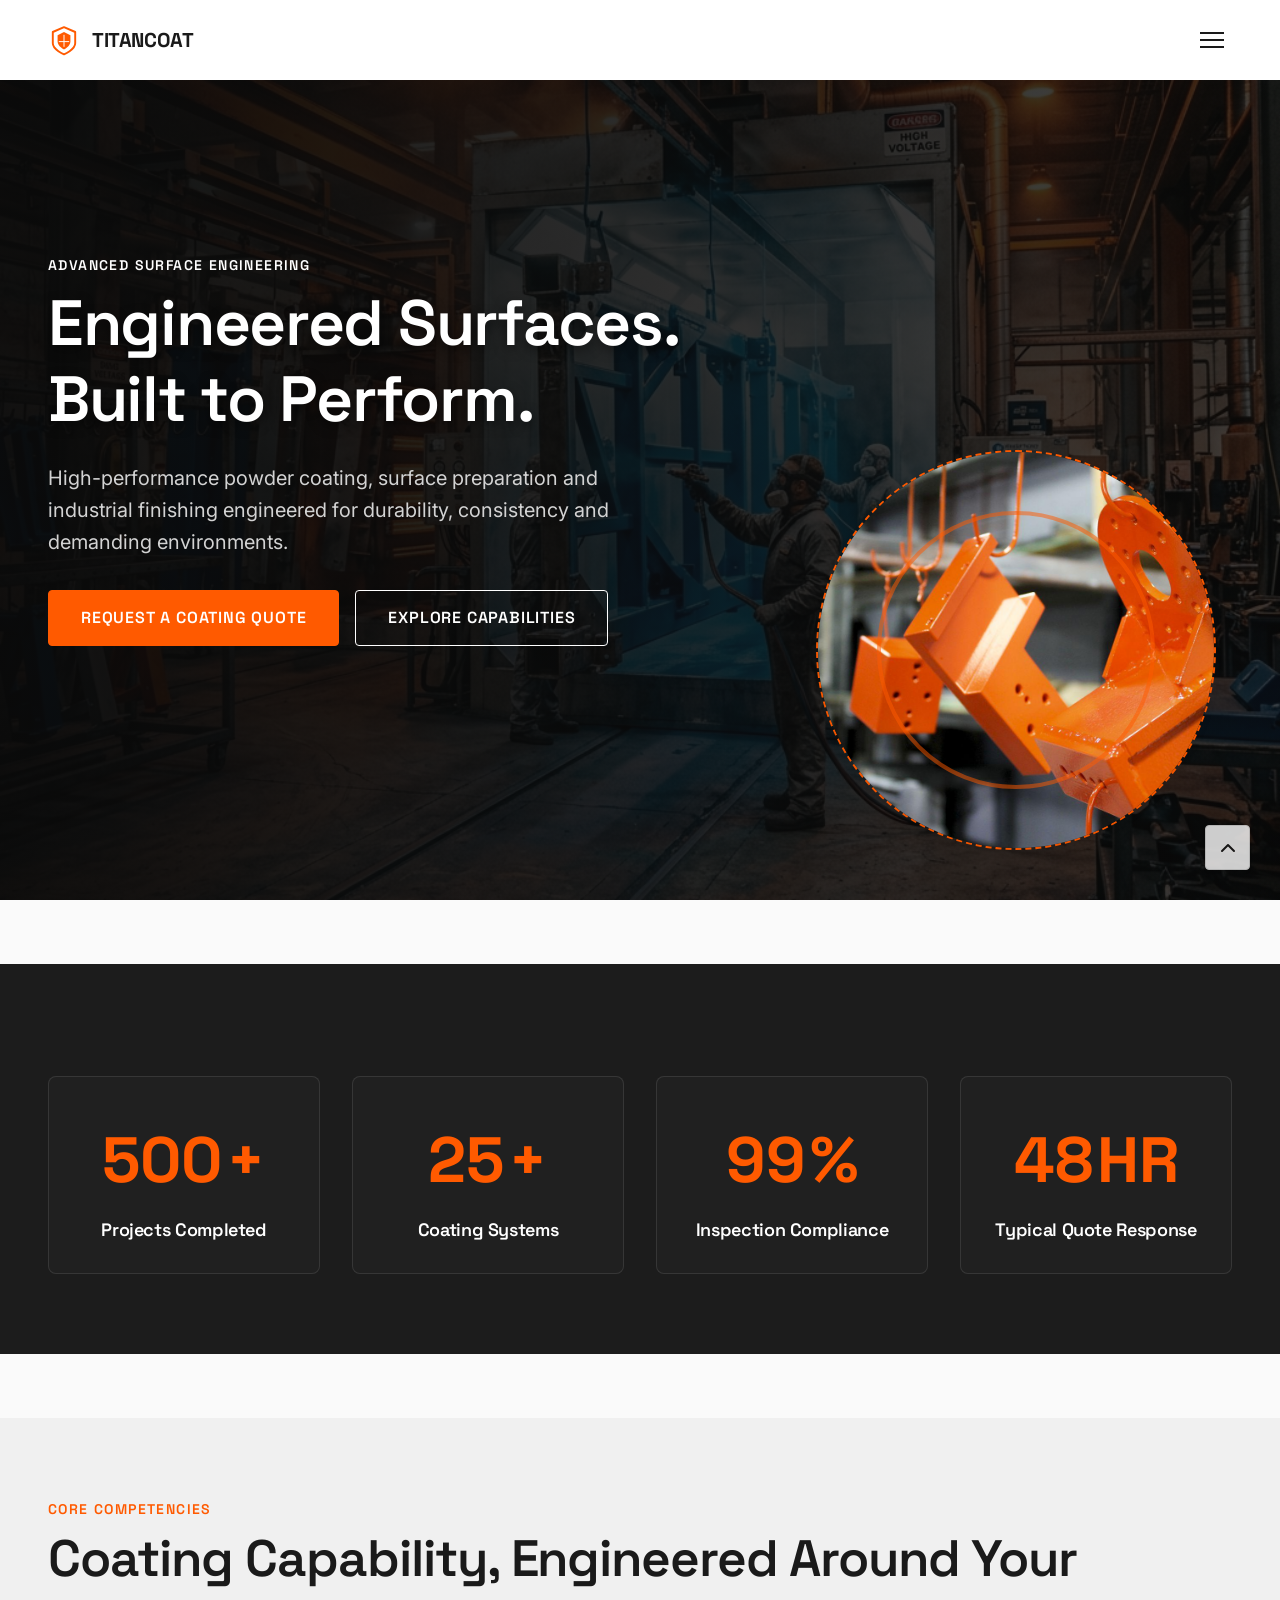
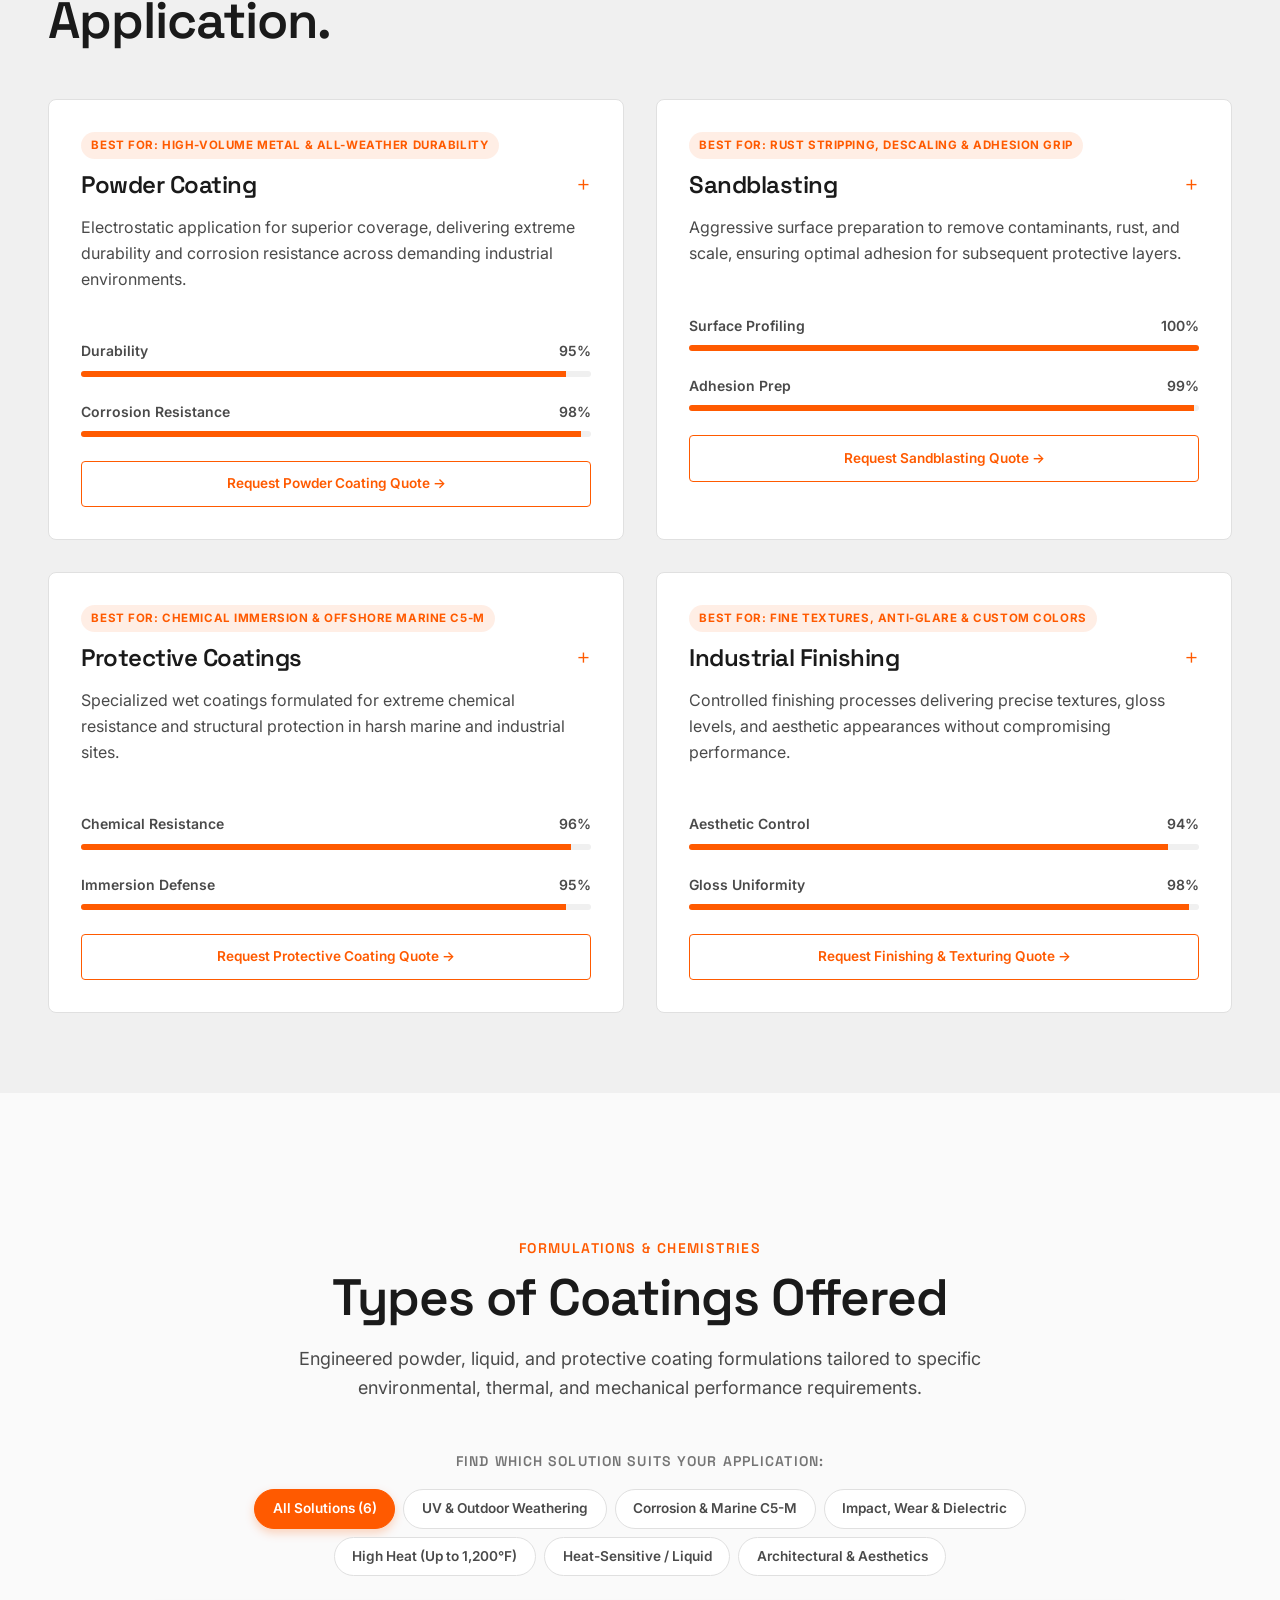
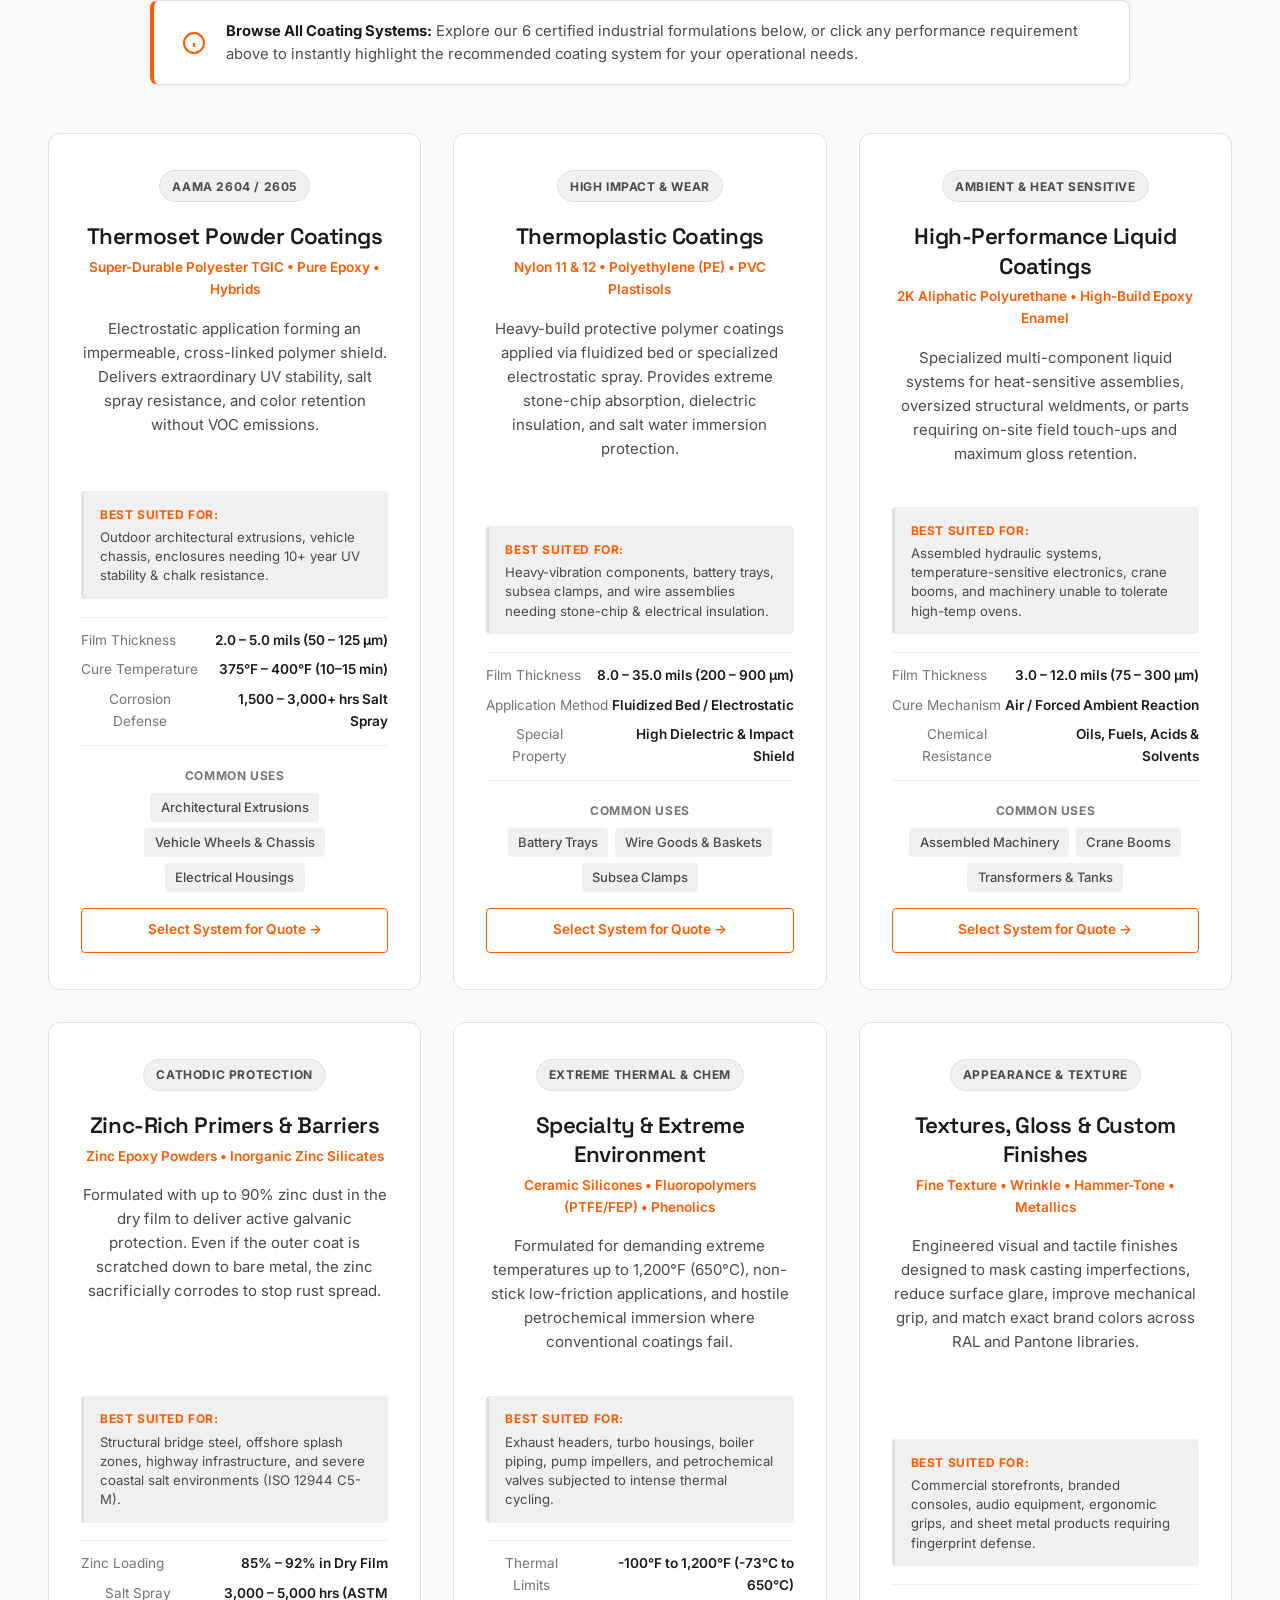
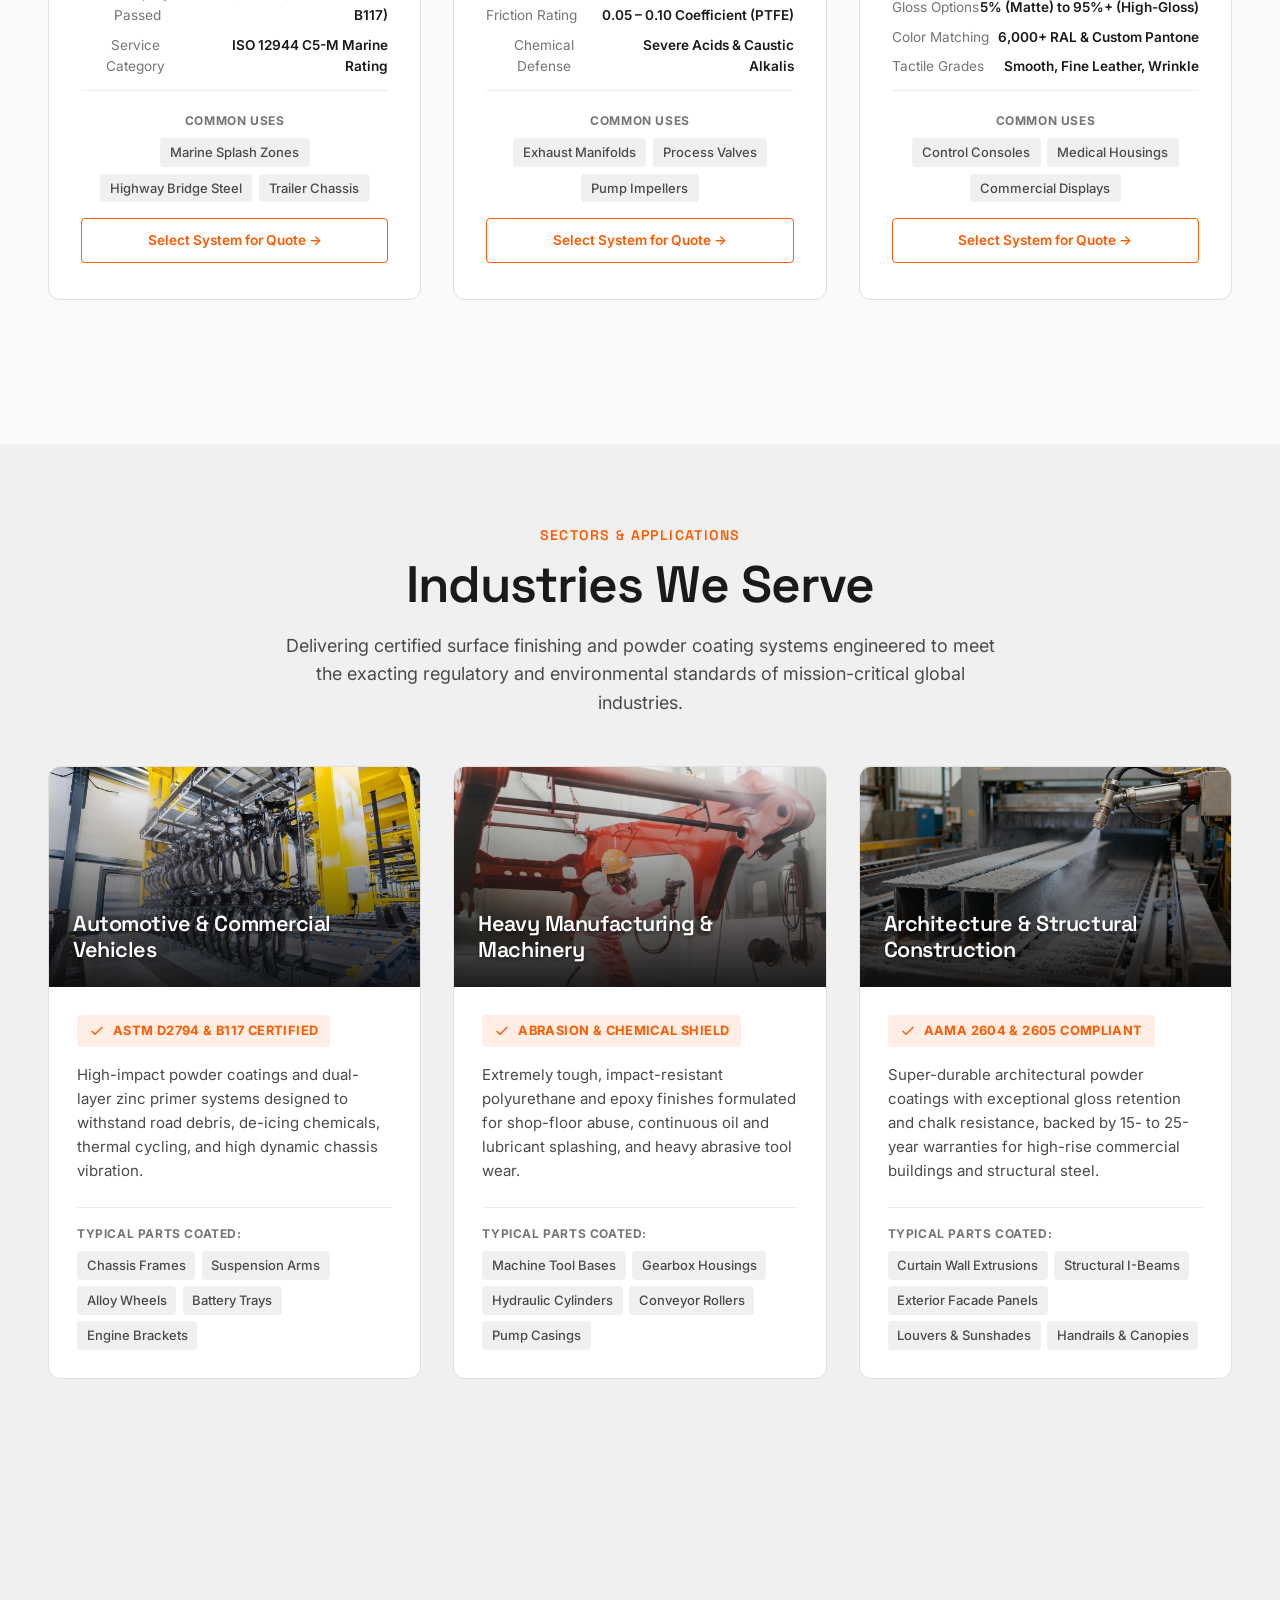
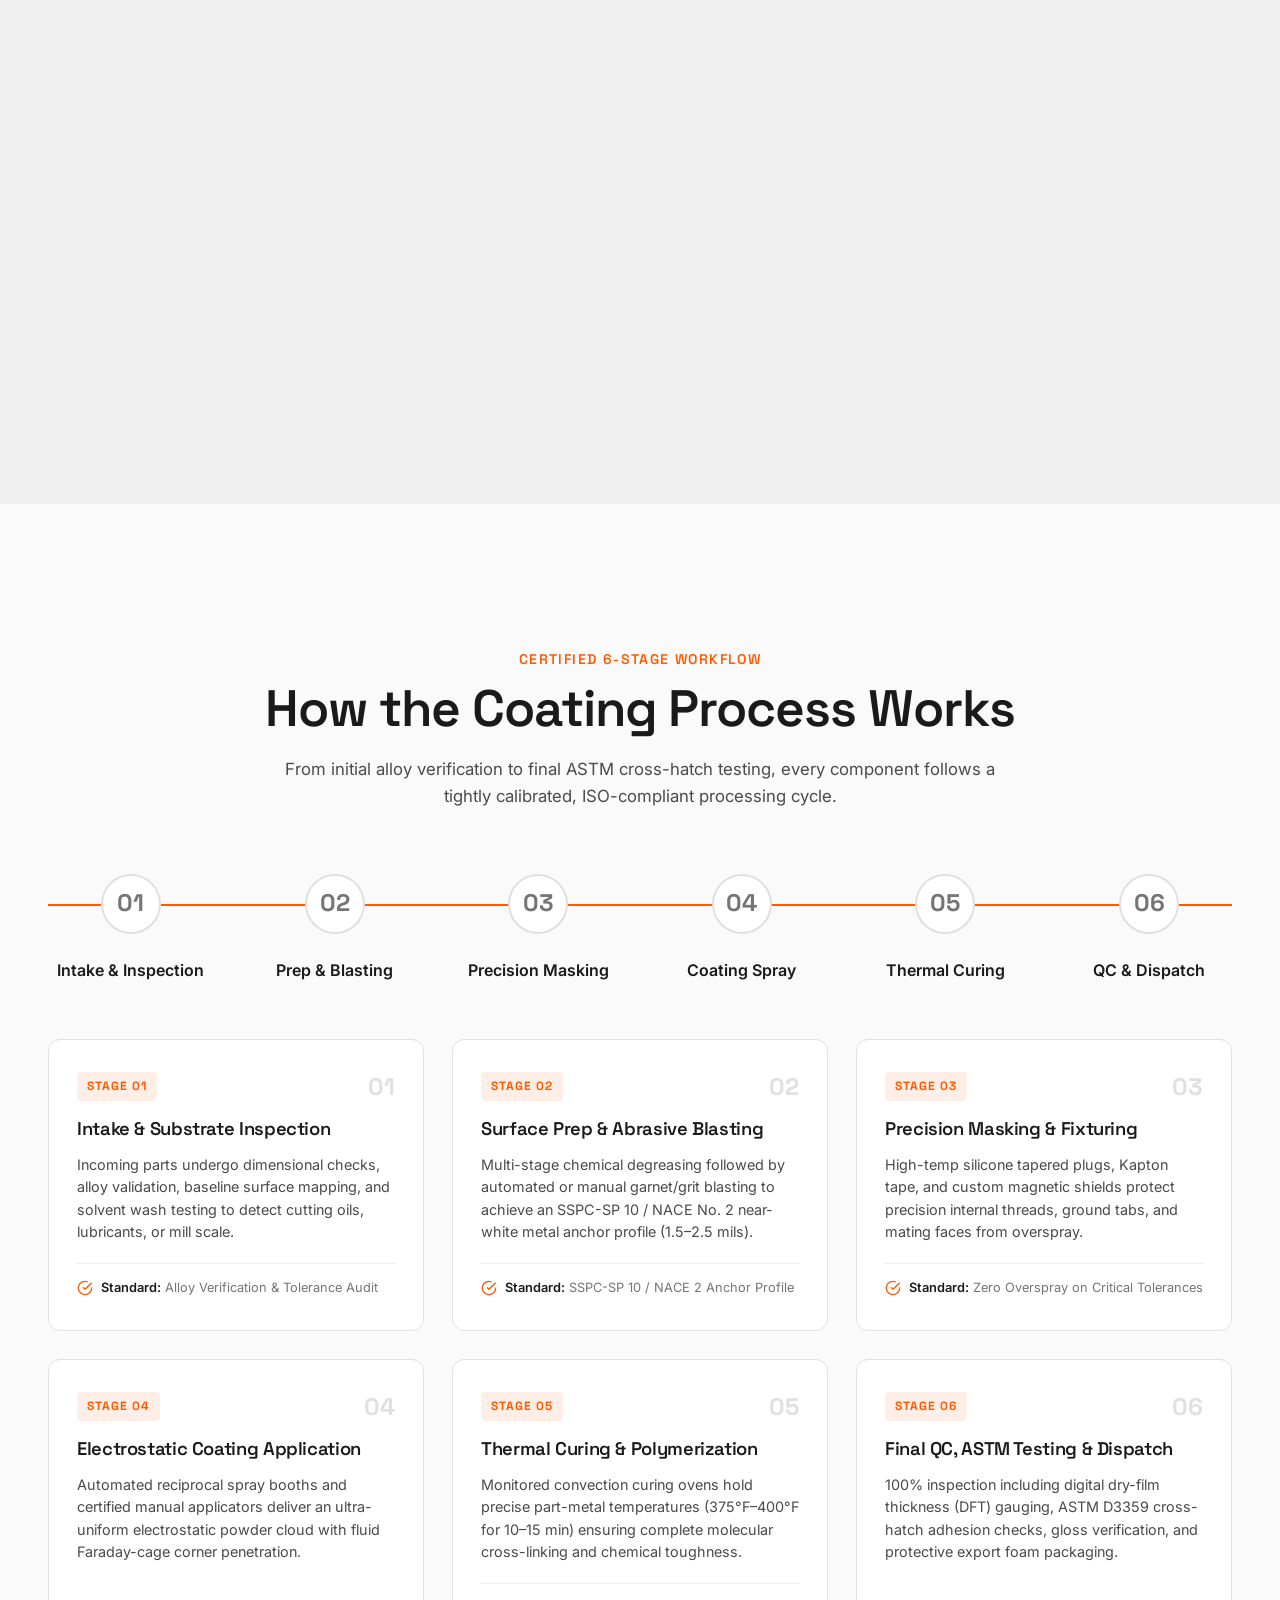
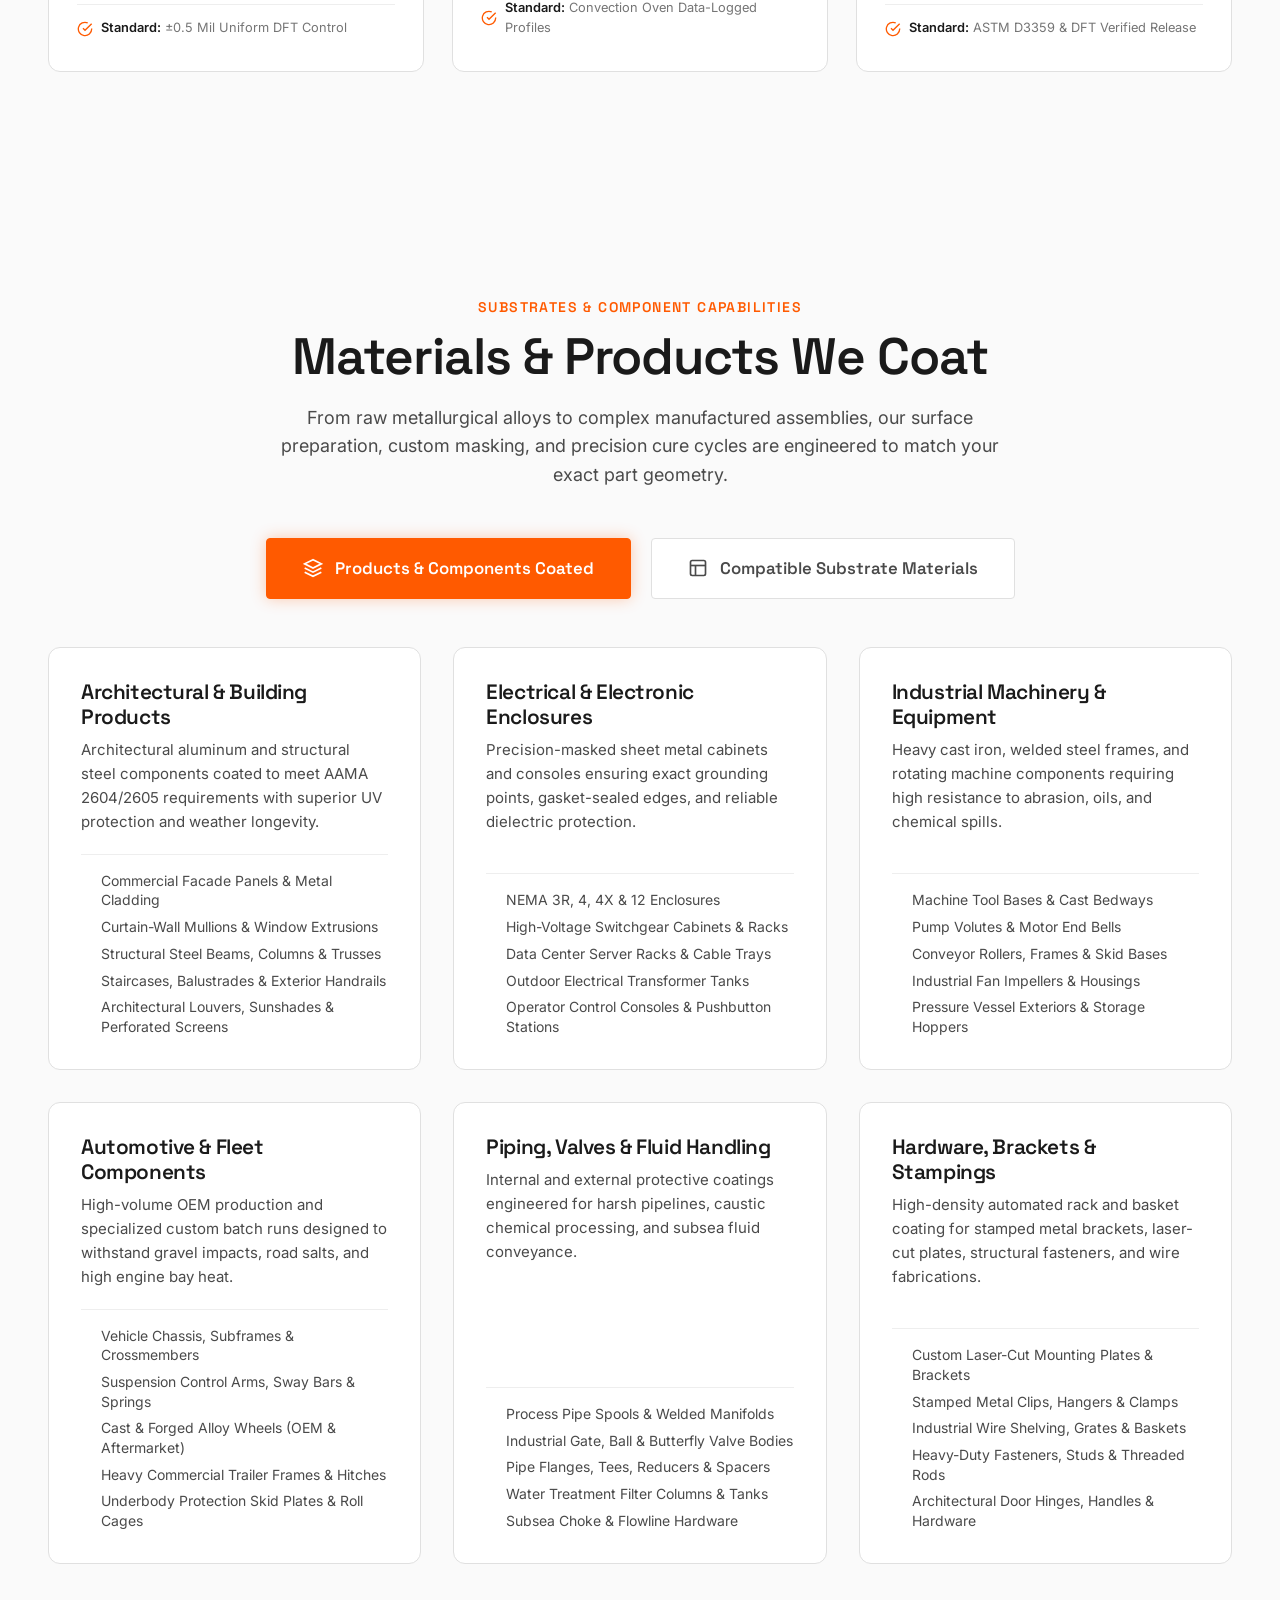
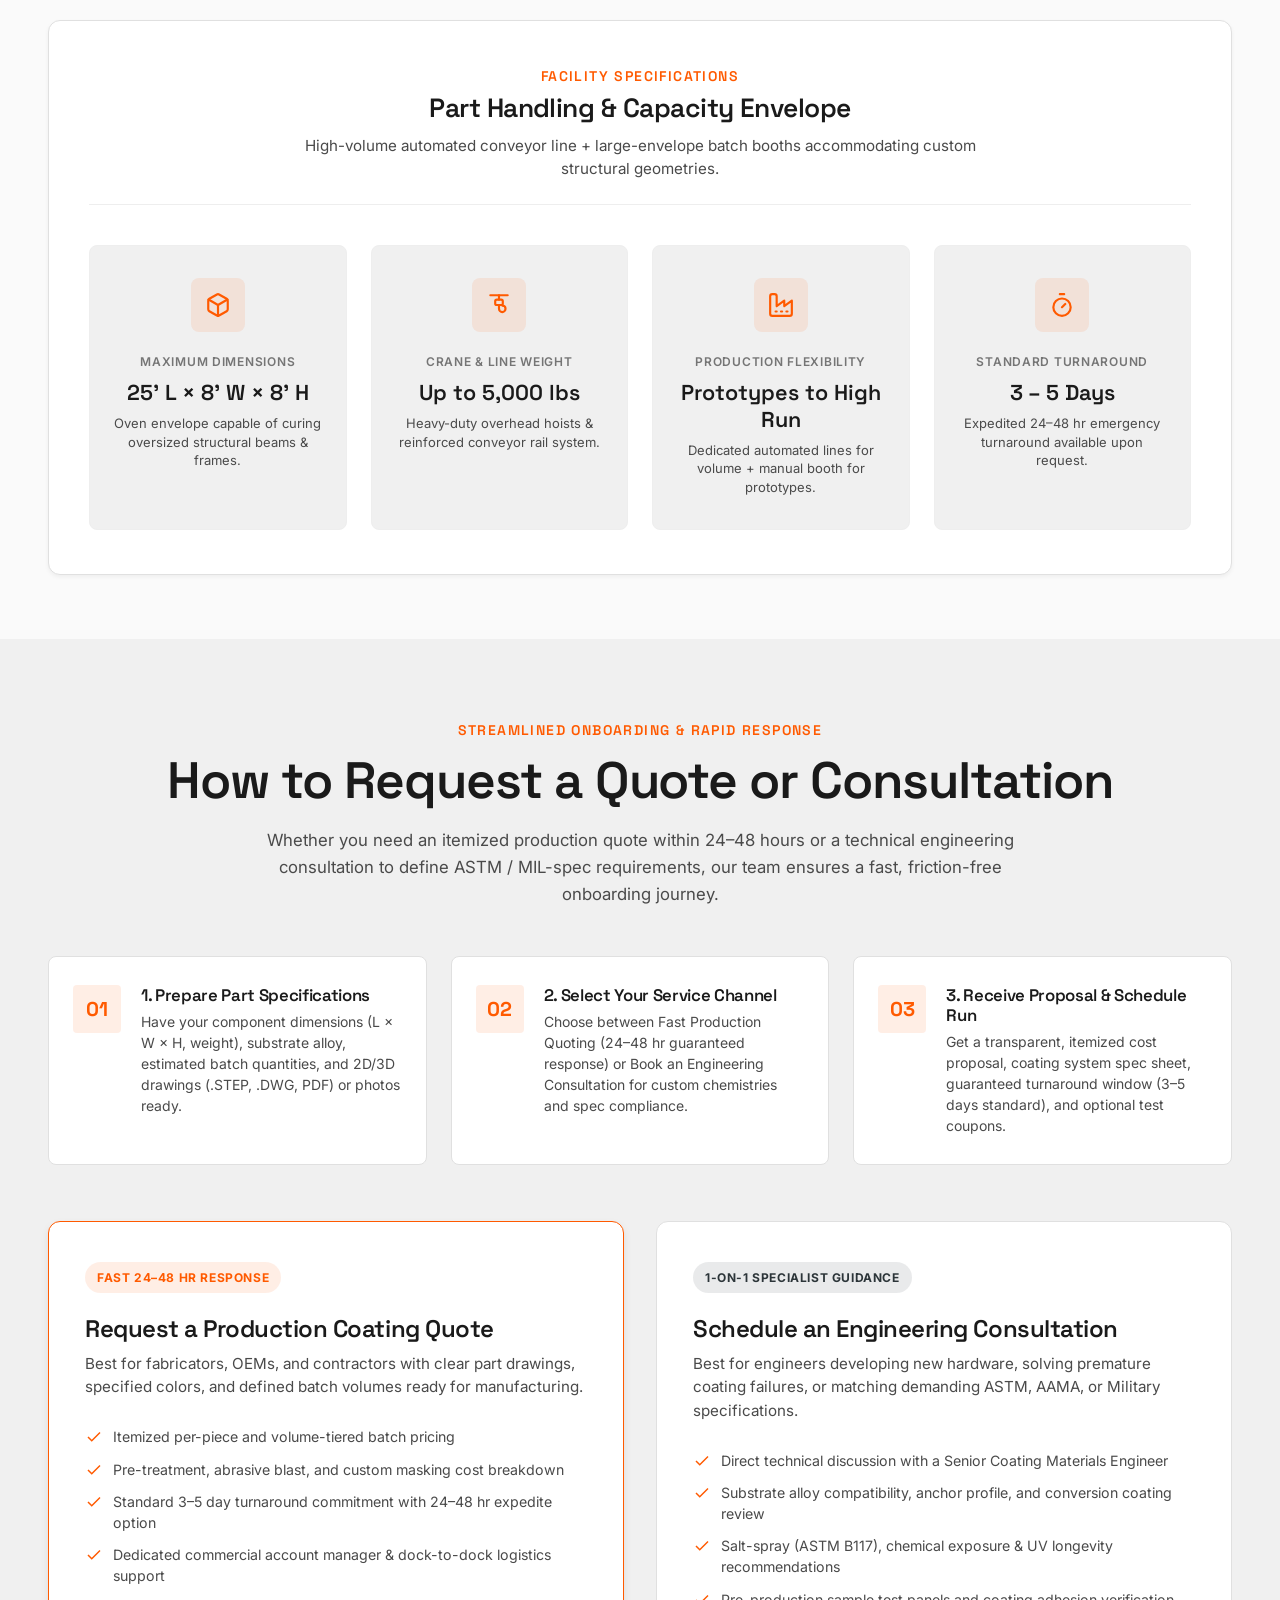
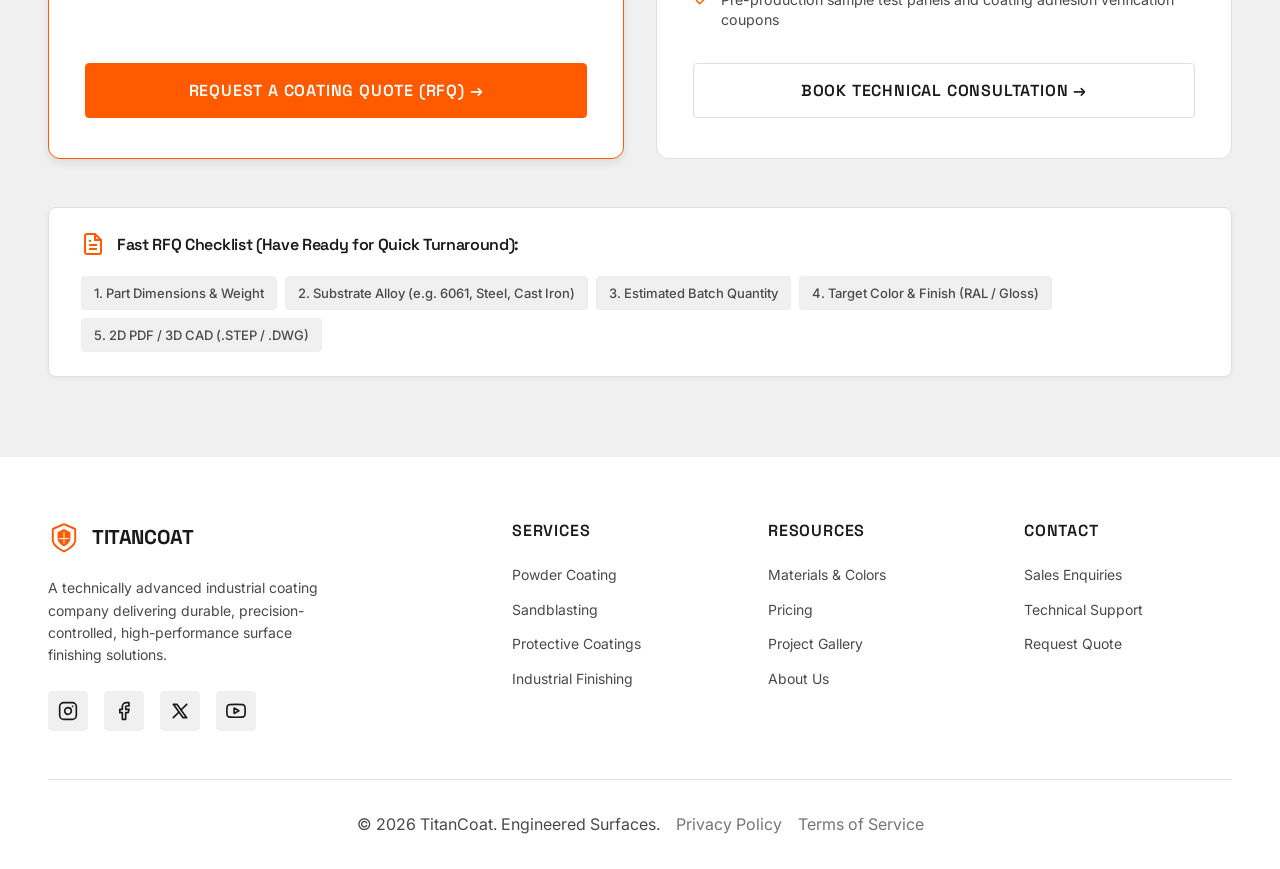
<file: index.html>
<!DOCTYPE html>
<html lang="en" dir="ltr" data-theme="light">
<head>
    <meta charset="UTF-8">
    <meta name="viewport" content="width=device-width, initial-scale=1.0">
    <title>TitanCoat | Engineered Surfaces</title>
    <meta name="description" content="High-performance powder coating, surface preparation and industrial finishing engineered for durability, consistency and demanding environments.">
    
    <!-- CSS -->
    <link rel="stylesheet" href="assets/css/reset.css">
    <link rel="stylesheet" href="assets/css/variables.css">
    <link rel="stylesheet" href="assets/css/global.css">
    <link rel="stylesheet" href="assets/css/components.css">
    <link rel="stylesheet" href="assets/css/pages/home.css">
    <link rel="icon" type="image/svg+xml" href="assets/images/favicon.svg">
</head>
<body>

    <!-- NAVBAR -->
    <nav class="navbar">
        <div class="container nav-container">
            <a href="index.html" class="logo">
                <svg viewBox="0 0 100 100" fill="none" xmlns="http://www.w3.org/2000/svg">
    <path d="M50 10 L85 25 L85 60 C85 80 50 95 50 95 C50 95 15 80 15 60 L15 25 L50 10 Z" stroke="var(--accent-orange)" stroke-width="6" stroke-linejoin="round"/>
    <path d="M50 25 L70 35 L70 55 C70 70 50 80 50 80 C50 80 30 70 30 55 L30 35 L50 25 Z" fill="var(--accent-orange)"/>
    <path d="M35 55 L65 55" stroke="var(--bg-card)" stroke-width="3" stroke-linecap="round"/>
    <path d="M50 35 L50 70" stroke="var(--bg-card)" stroke-width="3" stroke-linecap="round"/>
</svg>
TITANCOAT
            </a>

            <div class="nav-menu">
                <div class="nav-item-dropdown"> <a href="#" class="nav-link">Home <svg style="width:16px;height:16px;vertical-align:middle;margin-left:4px;" viewBox="0 0 24 24" fill="none" stroke="currentColor" stroke-width="2" stroke-linecap="round" stroke-linejoin="round"><polyline points="6 9 12 15 18 9"></polyline></svg></a> <div class="dropdown-menu"> <a href="index.html" class="dropdown-link">Home 1</a> <a href="home-2.html" class="dropdown-link">Home 2</a> </div> </div>
                <a href="about.html" class="nav-link">About</a>
                <a href="services.html" class="nav-link">Services</a>
                <a href="pricing.html" class="nav-link">Pricing</a>
                <a href="materials-colors.html" class="nav-link">Materials</a>
                <a href="portfolio.html" class="nav-link">Portfolio</a>
                <a href="contact.html" class="nav-link">Contact</a>
            </div>

            <div class="nav-actions">
                <button class="theme-toggle" id="theme-toggle" aria-label="Toggle Theme">
                    <!-- Icon injected by JS -->
                </button>
                <button class="rtl-toggle" id="rtl-toggle" title="Toggle RTL" style="display:flex;align-items:center;justify-content:center;"><svg width="20" height="20" viewBox="0 0 24 24" fill="none" stroke="currentColor" stroke-width="2" stroke-linecap="round" stroke-linejoin="round"><path d="M17 4l4 4-4 4"></path><path d="M21 8H3"></path><path d="M7 20l-4-4 4-4"></path><path d="M3 16h18"></path></svg></button>
                <a href="#" class="btn btn-primary" data-modal-target="quote-modal">REQUEST A QUOTE</a>
            </div>

            <button class="hamburger">
                <span></span>
                <span></span>
                <span></span>
            </button>
        </div>
    </nav>

    <!-- MOBILE MENU -->
    <div class="mobile-menu">
        <div class="mobile-nav-links">
            <a href="index.html" class="nav-link active">Home</a>
            <a href="home-2.html" class="nav-link">Home 2</a>
            <a href="about.html" class="nav-link">About</a>
            <a href="services.html" class="nav-link">Services</a>
            <a href="pricing.html" class="nav-link">Pricing</a>
            <a href="materials-colors.html" class="nav-link">Materials</a>
            <a href="portfolio.html" class="nav-link">Portfolio</a>
            <a href="contact.html" class="nav-link">Contact</a>
            </div>
        <div class="mobile-top-controls">
            <button class="theme-toggle">Theme</button>
            <button class="rtl-toggle" id="rtl-toggle" title="Toggle RTL" style="display:flex;align-items:center;justify-content:center;"><svg width="20" height="20" viewBox="0 0 24 24" fill="none" stroke="currentColor" stroke-width="2" stroke-linecap="round" stroke-linejoin="round"><path d="M17 4l4 4-4 4"></path><path d="M21 8H3"></path><path d="M7 20l-4-4 4-4"></path><path d="M3 16h18"></path></svg></button>
        </div>
        <a href="#" class="btn btn-primary" data-modal-target="quote-modal" style="width: 100%; text-align: center;">REQUEST A QUOTE</a>
    </div>

    <!-- SECTION 01: HERO -->
    <section class="hero-section">
        <div class="hero-bg"></div>
        <div class="hero-overlay"></div>
        <div class="container relative">
            <div class="hero-content fade-up">
                <span class="label-small">Advanced Surface Engineering</span>
                <h1>Engineered Surfaces.<br>Built to Perform.</h1>
                <p>High-performance powder coating, surface preparation and industrial finishing engineered for durability, consistency and demanding environments.</p>
                <div class="hero-actions">
                    <button class="btn btn-primary" data-modal-target="quote-modal">Request a Coating Quote</button>
                    <a href="services.html" class="btn btn-outline" style="color: #fff; border-color: #fff;">Explore Capabilities</a>
                </div>
            </div>
            <div class="hero-3d-object fade-up" style="transition-delay: 0.3s; display: flex; align-items: center; justify-content: center;">
                <img src="assets/images/home1-hero.png" alt="Home Hero Image" class="spin-anti" style="max-width: 100%; height: auto; border-radius: 50%; object-fit: cover; aspect-ratio: 1/1; box-shadow: var(--shadow-md);">
            </div>
        </div>
    </section>

    <!-- SECTION 05: PERFORMANCE NUMBERS -->
    <section class="performance-section">
        <div class="container">
            <div class="stats-grid" id="stats-container">
                <div class="stat-item fade-up">
                    <span class="stat-number" data-target="500">0</span>
                    <span class="stat-plus">+</span>
                    <h4>Projects Completed</h4>
                </div>
                <div class="stat-item fade-up" style="transition-delay: 0.1s;">
                    <span class="stat-number" data-target="25">0</span>
                    <span class="stat-plus">+</span>
                    <h4>Coating Systems</h4>
                </div>
                <div class="stat-item fade-up" style="transition-delay: 0.2s;">
                    <span class="stat-number" data-target="99">0</span>
                    <span class="stat-plus">%</span>
                    <h4>Inspection Compliance</h4>
                </div>
                <div class="stat-item fade-up" style="transition-delay: 0.3s;">
                    <span class="stat-number" data-target="48">0</span>
                    <span class="stat-plus">HR</span>
                    <h4>Typical Quote Response</h4>
                </div>
            </div>
        </div>
    </section>

    <!-- SECTION 02: CAPABILITY MATRIX -->
    <section class="capability-section">
        <div class="container">
            <div class="fade-up">
                <span class="label-small">Core Competencies</span>
                <h2>Coating Capability, Engineered Around Your Application.</h2>
            </div>
            
            <div class="matrix-grid">
                <!-- Card 1 -->
                <div class="matrix-item fade-up">
                    <span class="req-match-pill">Best For: High-Volume Metal & All-Weather Durability</span>
                    <h3>Powder Coating</h3>
                    <p>Electrostatic application for superior coverage, delivering extreme durability and corrosion resistance across demanding industrial environments.</p>
                    <div class="progress-group">
                        <div class="progress-label"><span>Durability</span><span>95%</span></div>
                        <div class="progress-bar"><div class="progress-fill" data-width="95%"></div></div>
                    </div>
                    <div class="progress-group">
                        <div class="progress-label"><span>Corrosion Resistance</span><span>98%</span></div>
                        <div class="progress-bar"><div class="progress-fill" data-width="98%"></div></div>
                    </div>
                    <button class="service-card-cta-btn" style="margin-top: 1.5rem;" data-modal-target="quote-modal" data-preselect-system="Thermoset Powder Coatings">Request Powder Coating Quote &rarr;</button>
                </div>
                
                <!-- Card 2 -->
                <div class="matrix-item fade-up" style="transition-delay: 0.1s;">
                    <span class="req-match-pill">Best For: Rust Stripping, Descaling & Adhesion Grip</span>
                    <h3>Sandblasting</h3>
                    <p>Aggressive surface preparation to remove contaminants, rust, and scale, ensuring optimal adhesion for subsequent protective layers.</p>
                    <div class="progress-group">
                        <div class="progress-label"><span>Surface Profiling</span><span>100%</span></div>
                        <div class="progress-bar"><div class="progress-fill" data-width="100%"></div></div>
                    </div>
                    <div class="progress-group">
                        <div class="progress-label"><span>Adhesion Prep</span><span>99%</span></div>
                        <div class="progress-bar"><div class="progress-fill" data-width="99%"></div></div>
                    </div>
                    <button class="service-card-cta-btn" style="margin-top: 1.5rem;" data-modal-target="quote-modal" data-preselect-system="Sandblasting & Surface Prep">Request Sandblasting Quote &rarr;</button>
                </div>
                
                <!-- Card 3 -->
                <div class="matrix-item fade-up" style="transition-delay: 0.2s;">
                    <span class="req-match-pill">Best For: Chemical Immersion & Offshore Marine C5-M</span>
                    <h3>Protective Coatings</h3>
                    <p>Specialized wet coatings formulated for extreme chemical resistance and structural protection in harsh marine and industrial sites.</p>
                    <div class="progress-group">
                        <div class="progress-label"><span>Chemical Resistance</span><span>96%</span></div>
                        <div class="progress-bar"><div class="progress-fill" data-width="96%"></div></div>
                    </div>
                    <div class="progress-group">
                        <div class="progress-label"><span>Immersion Defense</span><span>95%</span></div>
                        <div class="progress-bar"><div class="progress-fill" data-width="95%"></div></div>
                    </div>
                    <button class="service-card-cta-btn" style="margin-top: 1.5rem;" data-modal-target="quote-modal" data-preselect-system="High-Performance Liquid Coatings">Request Protective Coating Quote &rarr;</button>
                </div>

                <!-- Card 4 -->
                <div class="matrix-item fade-up" style="transition-delay: 0.3s;">
                    <span class="req-match-pill">Best For: Fine Textures, Anti-Glare & Custom Colors</span>
                    <h3>Industrial Finishing</h3>
                    <p>Controlled finishing processes delivering precise textures, gloss levels, and aesthetic appearances without compromising performance.</p>
                    <div class="progress-group">
                        <div class="progress-label"><span>Aesthetic Control</span><span>94%</span></div>
                        <div class="progress-bar"><div class="progress-fill" data-width="94%"></div></div>
                    </div>
                    <div class="progress-group">
                        <div class="progress-label"><span>Gloss Uniformity</span><span>98%</span></div>
                        <div class="progress-bar"><div class="progress-fill" data-width="98%"></div></div>
                    </div>
                    <button class="service-card-cta-btn" style="margin-top: 1.5rem;" data-modal-target="quote-modal" data-preselect-system="Textures, Gloss & Custom Finishes">Request Finishing & Texturing Quote &rarr;</button>
                </div>
            </div>
        </div>
    </section>

    <!-- SECTION: TYPES OF COATINGS OFFERED -->
    <section class="coating-types-section" id="types-of-coatings">
        <div class="container">
            <div class="section-header-block text-center fade-up">
                <span class="label-small">Formulations & Chemistries</span>
                <h2>Types of Coatings Offered</h2>
                <p class="header-desc">Engineered powder, liquid, and protective coating formulations tailored to specific environmental, thermal, and mechanical performance requirements.</p>
            </div>

            <!-- Interactive Solution Selector Guide -->
            <div class="coating-selector-wrapper fade-up">
                <span class="coating-selector-title">Find Which Solution Suits Your Application:</span>
                <div class="coating-selector-pills">
                    <button class="selector-pill active" data-filter="all">All Solutions (6)</button>
                    <button class="selector-pill" data-filter="uv-weather">UV & Outdoor Weathering</button>
                    <button class="selector-pill" data-filter="corrosion-marine">Corrosion & Marine C5-M</button>
                    <button class="selector-pill" data-filter="impact-dielectric">Impact, Wear & Dielectric</button>
                    <button class="selector-pill" data-filter="high-heat">High Heat (Up to 1,200°F)</button>
                    <button class="selector-pill" data-filter="ambient-liquid">Heat-Sensitive / Liquid</button>
                    <button class="selector-pill" data-filter="architectural">Architectural & Aesthetics</button>
                </div>
                <div class="coating-recommendation-box" id="selector-recommendation-box">
                    <div class="rec-icon">
                        <svg viewBox="0 0 24 24" fill="none" stroke="currentColor" stroke-width="2"><circle cx="12" cy="12" r="10"/><path d="M12 16v-4"/><path d="M12 8h.01"/></svg>
                    </div>
                    <div class="rec-text" id="selector-rec-text">
                        <strong>Browse All Coating Systems:</strong> Explore our 6 certified industrial formulations below, or click any performance requirement above to instantly highlight the recommended coating system for your operational needs.
                    </div>
                </div>
            </div>

            <div class="coating-types-grid">
                <!-- Card 1: Thermoset Powder -->
                <div class="coating-card fade-up" data-match="uv-weather architectural corrosion-marine">
                    <div class="coating-card-header">
                        <span class="coating-tag">AAMA 2604 / 2605</span>
                    </div>
                    <h3>Thermoset Powder Coatings</h3>
                    <span class="coating-chemistries">Super-Durable Polyester TGIC • Pure Epoxy • Hybrids</span>
                    <p class="coating-summary">Electrostatic application forming an impermeable, cross-linked polymer shield. Delivers extraordinary UV stability, salt spray resistance, and color retention without VOC emissions.</p>
                    
                    <div class="coating-best-for">
                        <span class="best-for-label">Best Suited For:</span>
                        <p class="best-for-desc">Outdoor architectural extrusions, vehicle chassis, enclosures needing 10+ year UV stability & chalk resistance.</p>
                    </div>

                    <div class="coating-specs-table">
                        <div class="coating-spec-row">
                            <span class="coating-spec-label">Film Thickness</span>
                            <span class="coating-spec-val">2.0 – 5.0 mils (50 – 125 µm)</span>
                        </div>
                        <div class="coating-spec-row">
                            <span class="coating-spec-label">Cure Temperature</span>
                            <span class="coating-spec-val">375°F – 400°F (10–15 min)</span>
                        </div>
                        <div class="coating-spec-row">
                            <span class="coating-spec-label">Corrosion Defense</span>
                            <span class="coating-spec-val">1,500 – 3,000+ hrs Salt Spray</span>
                        </div>
                    </div>
                    <span class="coating-parts-label">Common Uses</span>
                    <div class="coating-parts-tags">
                        <span class="coating-part-pill">Architectural Extrusions</span>
                        <span class="coating-part-pill">Vehicle Wheels & Chassis</span>
                        <span class="coating-part-pill">Electrical Housings</span>
                    </div>
                    <button class="select-system-btn" data-modal-target="quote-modal" data-preselect-system="Thermoset Powder Coatings">Select System for Quote &rarr;</button>
                </div>

                <!-- Card 2: Thermoplastic Powder -->
                <div class="coating-card fade-up" style="transition-delay: 0.1s;" data-match="impact-dielectric corrosion-marine">
                    <div class="coating-card-header">
                        <span class="coating-tag">High Impact & Wear</span>
                    </div>
                    <h3>Thermoplastic Coatings</h3>
                    <span class="coating-chemistries">Nylon 11 & 12 • Polyethylene (PE) • PVC Plastisols</span>
                    <p class="coating-summary">Heavy-build protective polymer coatings applied via fluidized bed or specialized electrostatic spray. Provides extreme stone-chip absorption, dielectric insulation, and salt water immersion protection.</p>
                    
                    <div class="coating-best-for">
                        <span class="best-for-label">Best Suited For:</span>
                        <p class="best-for-desc">Heavy-vibration components, battery trays, subsea clamps, and wire assemblies needing stone-chip & electrical insulation.</p>
                    </div>

                    <div class="coating-specs-table">
                        <div class="coating-spec-row">
                            <span class="coating-spec-label">Film Thickness</span>
                            <span class="coating-spec-val">8.0 – 35.0 mils (200 – 900 µm)</span>
                        </div>
                        <div class="coating-spec-row">
                            <span class="coating-spec-label">Application Method</span>
                            <span class="coating-spec-val">Fluidized Bed / Electrostatic</span>
                        </div>
                        <div class="coating-spec-row">
                            <span class="coating-spec-label">Special Property</span>
                            <span class="coating-spec-val">High Dielectric & Impact Shield</span>
                        </div>
                    </div>
                    <span class="coating-parts-label">Common Uses</span>
                    <div class="coating-parts-tags">
                        <span class="coating-part-pill">Battery Trays</span>
                        <span class="coating-part-pill">Wire Goods & Baskets</span>
                        <span class="coating-part-pill">Subsea Clamps</span>
                    </div>
                    <button class="select-system-btn" data-modal-target="quote-modal" data-preselect-system="Thermoplastic Coatings">Select System for Quote &rarr;</button>
                </div>

                <!-- Card 3: Wet / Liquid Protective -->
                <div class="coating-card fade-up" style="transition-delay: 0.2s;" data-match="ambient-liquid corrosion-marine">
                    <div class="coating-card-header">
                        <span class="coating-tag">Ambient & Heat Sensitive</span>
                    </div>
                    <h3>High-Performance Liquid Coatings</h3>
                    <span class="coating-chemistries">2K Aliphatic Polyurethane • High-Build Epoxy Enamel</span>
                    <p class="coating-summary">Specialized multi-component liquid systems for heat-sensitive assemblies, oversized structural weldments, or parts requiring on-site field touch-ups and maximum gloss retention.</p>
                    
                    <div class="coating-best-for">
                        <span class="best-for-label">Best Suited For:</span>
                        <p class="best-for-desc">Assembled hydraulic systems, temperature-sensitive electronics, crane booms, and machinery unable to tolerate high-temp ovens.</p>
                    </div>

                    <div class="coating-specs-table">
                        <div class="coating-spec-row">
                            <span class="coating-spec-label">Film Thickness</span>
                            <span class="coating-spec-val">3.0 – 12.0 mils (75 – 300 µm)</span>
                        </div>
                        <div class="coating-spec-row">
                            <span class="coating-spec-label">Cure Mechanism</span>
                            <span class="coating-spec-val">Air / Forced Ambient Reaction</span>
                        </div>
                        <div class="coating-spec-row">
                            <span class="coating-spec-label">Chemical Resistance</span>
                            <span class="coating-spec-val">Oils, Fuels, Acids & Solvents</span>
                        </div>
                    </div>
                    <span class="coating-parts-label">Common Uses</span>
                    <div class="coating-parts-tags">
                        <span class="coating-part-pill">Assembled Machinery</span>
                        <span class="coating-part-pill">Crane Booms</span>
                        <span class="coating-part-pill">Transformers & Tanks</span>
                    </div>
                    <button class="select-system-btn" data-modal-target="quote-modal" data-preselect-system="High-Performance Liquid Coatings">Select System for Quote &rarr;</button>
                </div>

                <!-- Card 4: Zinc-Rich Primers -->
                <div class="coating-card fade-up" data-match="corrosion-marine uv-weather">
                    <div class="coating-card-header">
                        <span class="coating-tag">Cathodic Protection</span>
                    </div>
                    <h3>Zinc-Rich Primers & Barriers</h3>
                    <span class="coating-chemistries">Zinc Epoxy Powders • Inorganic Zinc Silicates</span>
                    <p class="coating-summary">Formulated with up to 90% zinc dust in the dry film to deliver active galvanic protection. Even if the outer coat is scratched down to bare metal, the zinc sacrificially corrodes to stop rust spread.</p>
                    
                    <div class="coating-best-for">
                        <span class="best-for-label">Best Suited For:</span>
                        <p class="best-for-desc">Structural bridge steel, offshore splash zones, highway infrastructure, and severe coastal salt environments (ISO 12944 C5-M).</p>
                    </div>

                    <div class="coating-specs-table">
                        <div class="coating-spec-row">
                            <span class="coating-spec-label">Zinc Loading</span>
                            <span class="coating-spec-val">85% – 92% in Dry Film</span>
                        </div>
                        <div class="coating-spec-row">
                            <span class="coating-spec-label">Salt Spray Passed</span>
                            <span class="coating-spec-val">3,000 – 5,000 hrs (ASTM B117)</span>
                        </div>
                        <div class="coating-spec-row">
                            <span class="coating-spec-label">Service Category</span>
                            <span class="coating-spec-val">ISO 12944 C5-M Marine Rating</span>
                        </div>
                    </div>
                    <span class="coating-parts-label">Common Uses</span>
                    <div class="coating-parts-tags">
                        <span class="coating-part-pill">Marine Splash Zones</span>
                        <span class="coating-part-pill">Highway Bridge Steel</span>
                        <span class="coating-part-pill">Trailer Chassis</span>
                    </div>
                    <button class="select-system-btn" data-modal-target="quote-modal" data-preselect-system="Zinc-Rich Primers & Barriers">Select System for Quote &rarr;</button>
                </div>

                <!-- Card 5: Specialty & High Temp -->
                <div class="coating-card fade-up" style="transition-delay: 0.1s;" data-match="high-heat corrosion-marine">
                    <div class="coating-card-header">
                        <span class="coating-tag">Extreme Thermal & Chem</span>
                    </div>
                    <h3>Specialty & Extreme Environment</h3>
                    <span class="coating-chemistries">Ceramic Silicones • Fluoropolymers (PTFE/FEP) • Phenolics</span>
                    <p class="coating-summary">Formulated for demanding extreme temperatures up to 1,200°F (650°C), non-stick low-friction applications, and hostile petrochemical immersion where conventional coatings fail.</p>
                    
                    <div class="coating-best-for">
                        <span class="best-for-label">Best Suited For:</span>
                        <p class="best-for-desc">Exhaust headers, turbo housings, boiler piping, pump impellers, and petrochemical valves subjected to intense thermal cycling.</p>
                    </div>

                    <div class="coating-specs-table">
                        <div class="coating-spec-row">
                            <span class="coating-spec-label">Thermal Limits</span>
                            <span class="coating-spec-val">-100°F to 1,200°F (-73°C to 650°C)</span>
                        </div>
                        <div class="coating-spec-row">
                            <span class="coating-spec-label">Friction Rating</span>
                            <span class="coating-spec-val">0.05 – 0.10 Coefficient (PTFE)</span>
                        </div>
                        <div class="coating-spec-row">
                            <span class="coating-spec-label">Chemical Defense</span>
                            <span class="coating-spec-val">Severe Acids & Caustic Alkalis</span>
                        </div>
                    </div>
                    <span class="coating-parts-label">Common Uses</span>
                    <div class="coating-parts-tags">
                        <span class="coating-part-pill">Exhaust Manifolds</span>
                        <span class="coating-part-pill">Process Valves</span>
                        <span class="coating-part-pill">Pump Impellers</span>
                    </div>
                    <button class="select-system-btn" data-modal-target="quote-modal" data-preselect-system="Specialty & Extreme Environment Coatings">Select System for Quote &rarr;</button>
                </div>

                <!-- Card 6: Functional Textures & Finishes -->
                <div class="coating-card fade-up" style="transition-delay: 0.2s;" data-match="architectural uv-weather">
                    <div class="coating-card-header">
                        <span class="coating-tag">Appearance & Texture</span>
                    </div>
                    <h3>Textures, Gloss & Custom Finishes</h3>
                    <span class="coating-chemistries">Fine Texture • Wrinkle • Hammer-Tone • Metallics</span>
                    <p class="coating-summary">Engineered visual and tactile finishes designed to mask casting imperfections, reduce surface glare, improve mechanical grip, and match exact brand colors across RAL and Pantone libraries.</p>
                    
                    <div class="coating-best-for">
                        <span class="best-for-label">Best Suited For:</span>
                        <p class="best-for-desc">Commercial storefronts, branded consoles, audio equipment, ergonomic grips, and sheet metal products requiring fingerprint defense.</p>
                    </div>

                    <div class="coating-specs-table">
                        <div class="coating-spec-row">
                            <span class="coating-spec-label">Gloss Options</span>
                            <span class="coating-spec-val">5% (Matte) to 95%+ (High-Gloss)</span>
                        </div>
                        <div class="coating-spec-row">
                            <span class="coating-spec-label">Color Matching</span>
                            <span class="coating-spec-val">6,000+ RAL & Custom Pantone</span>
                        </div>
                        <div class="coating-spec-row">
                            <span class="coating-spec-label">Tactile Grades</span>
                            <span class="coating-spec-val">Smooth, Fine Leather, Wrinkle</span>
                        </div>
                    </div>
                    <span class="coating-parts-label">Common Uses</span>
                    <div class="coating-parts-tags">
                        <span class="coating-part-pill">Control Consoles</span>
                        <span class="coating-part-pill">Medical Housings</span>
                        <span class="coating-part-pill">Commercial Displays</span>
                    </div>
                    <button class="select-system-btn" data-modal-target="quote-modal" data-preselect-system="Textures, Gloss & Custom Finishes">Select System for Quote &rarr;</button>
                </div>
            </div>
        </div>
    </section>

    <!-- SECTION: INDUSTRIES SERVED -->
    <section class="industries-section" id="industries-served">
        <div class="container">
            <div class="section-header-block text-center fade-up">
                <span class="label-small">Sectors & Applications</span>
                <h2>Industries We Serve</h2>
                <p class="header-desc">Delivering certified surface finishing and powder coating systems engineered to meet the exacting regulatory and environmental standards of mission-critical global industries.</p>
            </div>

            <div class="industries-grid">
                <!-- Industry 1: Automotive -->
                <div class="industry-box fade-up">
                    <div class="industry-box-media">
                        <img src="assets/images/Automotive.png" alt="Automotive Industry Coating" class="industry-box-img">
                        <div class="industry-box-overlay">
                            <h3>Automotive & Commercial Vehicles</h3>
                        </div>
                    </div>
                    <div class="industry-box-body">
                        <div class="industry-badge-row">
                            <span class="industry-specs-badge">
                                <svg viewBox="0 0 24 24" fill="none" stroke="currentColor" stroke-width="2"><polyline points="20 6 9 17 4 12"/></svg>
                                ASTM D2794 & B117 Certified
                            </span>
                        </div>
                        <p>High-impact powder coatings and dual-layer zinc primer systems designed to withstand road debris, de-icing chemicals, thermal cycling, and high dynamic chassis vibration.</p>
                        <div class="industry-parts-block">
                            <span class="industry-parts-title">Typical Parts Coated:</span>
                            <div class="industry-parts-list">
                                <span class="industry-part-item">Chassis Frames</span>
                                <span class="industry-part-item">Suspension Arms</span>
                                <span class="industry-part-item">Alloy Wheels</span>
                                <span class="industry-part-item">Battery Trays</span>
                                <span class="industry-part-item">Engine Brackets</span>
                            </div>
                        </div>
                    </div>
                </div>

                <!-- Industry 2: Heavy Manufacturing -->
                <div class="industry-box fade-up" style="transition-delay: 0.1s;">
                    <div class="industry-box-media">
                        <img src="assets/images/Heavy%20Manufacturing.png" alt="Heavy Manufacturing Coating" class="industry-box-img">
                        <div class="industry-box-overlay">
                            <h3>Heavy Manufacturing & Machinery</h3>
                        </div>
                    </div>
                    <div class="industry-box-body">
                        <div class="industry-badge-row">
                            <span class="industry-specs-badge">
                                <svg viewBox="0 0 24 24" fill="none" stroke="currentColor" stroke-width="2"><polyline points="20 6 9 17 4 12"/></svg>
                                Abrasion & Chemical Shield
                            </span>
                        </div>
                        <p>Extremely tough, impact-resistant polyurethane and epoxy finishes formulated for shop-floor abuse, continuous oil and lubricant splashing, and heavy abrasive tool wear.</p>
                        <div class="industry-parts-block">
                            <span class="industry-parts-title">Typical Parts Coated:</span>
                            <div class="industry-parts-list">
                                <span class="industry-part-item">Machine Tool Bases</span>
                                <span class="industry-part-item">Gearbox Housings</span>
                                <span class="industry-part-item">Hydraulic Cylinders</span>
                                <span class="industry-part-item">Conveyor Rollers</span>
                                <span class="industry-part-item">Pump Casings</span>
                            </div>
                        </div>
                    </div>
                </div>

                <!-- Industry 3: Structural Construction -->
                <div class="industry-box fade-up" style="transition-delay: 0.2s;">
                    <div class="industry-box-media">
                        <img src="assets/images/Structural%20Construction.png" alt="Structural Construction Coating" class="industry-box-img">
                        <div class="industry-box-overlay">
                            <h3>Architecture & Structural Construction</h3>
                        </div>
                    </div>
                    <div class="industry-box-body">
                        <div class="industry-badge-row">
                            <span class="industry-specs-badge">
                                <svg viewBox="0 0 24 24" fill="none" stroke="currentColor" stroke-width="2"><polyline points="20 6 9 17 4 12"/></svg>
                                AAMA 2604 & 2605 Compliant
                            </span>
                        </div>
                        <p>Super-durable architectural powder coatings with exceptional gloss retention and chalk resistance, backed by 15- to 25-year warranties for high-rise commercial buildings and structural steel.</p>
                        <div class="industry-parts-block">
                            <span class="industry-parts-title">Typical Parts Coated:</span>
                            <div class="industry-parts-list">
                                <span class="industry-part-item">Curtain Wall Extrusions</span>
                                <span class="industry-part-item">Structural I-Beams</span>
                                <span class="industry-part-item">Exterior Facade Panels</span>
                                <span class="industry-part-item">Louvers & Sunshades</span>
                                <span class="industry-part-item">Handrails & Canopies</span>
                            </div>
                        </div>
                    </div>
                </div>

                <!-- Industry 4: Electrical Housings -->
                <div class="industry-box fade-up">
                    <div class="industry-box-media">
                        <img src="assets/images/Electrical%20Housings.png" alt="Electrical Housings Coating" class="industry-box-img">
                        <div class="industry-box-overlay">
                            <h3>Electrical Housings & Power Enclosures</h3>
                        </div>
                    </div>
                    <div class="industry-box-body">
                        <div class="industry-badge-row">
                            <span class="industry-specs-badge">
                                <svg viewBox="0 0 24 24" fill="none" stroke="currentColor" stroke-width="2"><polyline points="20 6 9 17 4 12"/></svg>
                                NEMA 3R / 4 / 4X Rated
                            </span>
                        </div>
                        <p>Dielectric, weather-sealed powder coatings engineered for precision sheet metal enclosures. Provides electrical insulation, gasket adhesion, UV barrier, and humidity protection.</p>
                        <div class="industry-parts-block">
                            <span class="industry-parts-title">Typical Parts Coated:</span>
                            <div class="industry-parts-list">
                                <span class="industry-part-item">Switchgear Cabinets</span>
                                <span class="industry-part-item">NEMA Junction Boxes</span>
                                <span class="industry-part-item">Transformer Tanks</span>
                                <span class="industry-part-item">Server Rack Consoles</span>
                                <span class="industry-part-item">Solar Inverter Boxes</span>
                            </div>
                        </div>
                    </div>
                </div>

                <!-- Industry 5: Agricultural Machinery -->
                <div class="industry-box fade-up" style="transition-delay: 0.1s;">
                    <div class="industry-box-media">
                        <img src="assets/images/Agricultural%20Machinery.png" alt="Agricultural Machinery Coating" class="industry-box-img">
                        <div class="industry-box-overlay">
                            <h3>Agricultural & Earthmoving Equipment</h3>
                        </div>
                    </div>
                    <div class="industry-box-body">
                        <div class="industry-badge-row">
                            <span class="industry-specs-badge">
                                <svg viewBox="0 0 24 24" fill="none" stroke="currentColor" stroke-width="2"><polyline points="20 6 9 17 4 12"/></svg>
                                Fertilizer & Rock-Chip Defense
                            </span>
                        </div>
                        <p>Resilient topcoats formulated to withstand aggressive agricultural chemicals, acidic fertilizer run-off, intense outdoor sun exposure, and severe abrasive soil impingement.</p>
                        <div class="industry-parts-block">
                            <span class="industry-parts-title">Typical Parts Coated:</span>
                            <div class="industry-parts-list">
                                <span class="industry-part-item">Tractor Chassis</span>
                                <span class="industry-part-item">Harvester Implements</span>
                                <span class="industry-part-item">Backhoe Booms</span>
                                <span class="industry-part-item">Fertilizer Spreaders</span>
                                <span class="industry-part-item">Mower Decks</span>
                            </div>
                        </div>
                    </div>
                </div>

                <!-- Industry 6: Marine Infrastructure -->
                <div class="industry-box fade-up" style="transition-delay: 0.2s;">
                    <div class="industry-box-media">
                        <img src="assets/images/Marine%20Infrastructure.png" alt="Marine Infrastructure Coating" class="industry-box-img">
                        <div class="industry-box-overlay">
                            <h3>Marine & Offshore Infrastructure</h3>
                        </div>
                    </div>
                    <div class="industry-box-body">
                        <div class="industry-badge-row">
                            <span class="industry-specs-badge">
                                <svg viewBox="0 0 24 24" fill="none" stroke="currentColor" stroke-width="2"><polyline points="20 6 9 17 4 12"/></svg>
                                ISO 12944 C5-M Certified
                            </span>
                        </div>
                        <p>Multi-layer zinc epoxy and fluoropolymer barrier coatings developed specifically for continuous saltwater immersion, coastal wave splash zones, and high-salinity offshore rigs.</p>
                        <div class="industry-parts-block">
                            <span class="industry-parts-title">Typical Parts Coated:</span>
                            <div class="industry-parts-list">
                                <span class="industry-part-item">Offshore Valve Manifolds</span>
                                <span class="industry-part-item">Splash-Zone Piping</span>
                                <span class="industry-part-item">Winch Assemblies</span>
                                <span class="industry-part-item">Dock Steelwork</span>
                                <span class="industry-part-item">Mooring Hardware</span>
                            </div>
                        </div>
                    </div>
                </div>
            </div>
        </div>
    </section>

    <!-- SECTION 03: THE COATING PROCESS -->
    <section class="process-section" id="coating-process">
        <div class="container">
            <div class="fade-up text-center">
                <span class="label-small">Certified 6-Stage Workflow</span>
                <h2>How the Coating Process Works</h2>
                <p class="header-desc" style="max-width: 720px; margin: 0.75rem auto 0 auto; color: var(--text-secondary); font-size: 1.05rem;">From initial alloy verification to final ASTM cross-hatch testing, every component follows a tightly calibrated, ISO-compliant processing cycle.</p>
            </div>
            
            <div class="timeline-container fade-up" id="timeline-container">
                <div class="timeline-line">
                    <div class="timeline-line-active" id="timeline-progress"></div>
                </div>
                
                <div class="timeline-step">
                    <div class="step-number">01</div>
                    <div class="step-title">Intake & Inspection</div>
                </div>
                <div class="timeline-step">
                    <div class="step-number">02</div>
                    <div class="step-title">Prep & Blasting</div>
                </div>
                <div class="timeline-step">
                    <div class="step-number">03</div>
                    <div class="step-title">Precision Masking</div>
                </div>
                <div class="timeline-step">
                    <div class="step-number">04</div>
                    <div class="step-title">Coating Spray</div>
                </div>
                <div class="timeline-step">
                    <div class="step-number">05</div>
                    <div class="step-title">Thermal Curing</div>
                </div>
                <div class="timeline-step">
                    <div class="step-number">06</div>
                    <div class="step-title">QC & Dispatch</div>
                </div>
            </div>

            <!-- Synchronized Process Detail Cards -->
            <div class="process-cards-grid fade-up">
                <!-- Step 1 -->
                <div class="process-card">
                    <div class="process-card-header">
                        <span class="proc-step-badge">Stage 01</span>
                        <span class="proc-step-num">01</span>
                    </div>
                    <h4>Intake & Substrate Inspection</h4>
                    <p>Incoming parts undergo dimensional checks, alloy validation, baseline surface mapping, and solvent wash testing to detect cutting oils, lubricants, or mill scale.</p>
                    <div class="proc-qa-badge">
                        <svg viewBox="0 0 24 24" fill="none" stroke="currentColor" stroke-width="2"><path d="M22 11.08V12a10 10 0 1 1-5.93-9.14"/><polyline points="22 4 12 14.01 9 11.01"/></svg>
                        <span><strong>Standard:</strong> Alloy Verification & Tolerance Audit</span>
                    </div>
                </div>

                <!-- Step 2 -->
                <div class="process-card">
                    <div class="process-card-header">
                        <span class="proc-step-badge">Stage 02</span>
                        <span class="proc-step-num">02</span>
                    </div>
                    <h4>Surface Prep & Abrasive Blasting</h4>
                    <p>Multi-stage chemical degreasing followed by automated or manual garnet/grit blasting to achieve an SSPC-SP 10 / NACE No. 2 near-white metal anchor profile (1.5–2.5 mils).</p>
                    <div class="proc-qa-badge">
                        <svg viewBox="0 0 24 24" fill="none" stroke="currentColor" stroke-width="2"><path d="M22 11.08V12a10 10 0 1 1-5.93-9.14"/><polyline points="22 4 12 14.01 9 11.01"/></svg>
                        <span><strong>Standard:</strong> SSPC-SP 10 / NACE 2 Anchor Profile</span>
                    </div>
                </div>

                <!-- Step 3 -->
                <div class="process-card">
                    <div class="process-card-header">
                        <span class="proc-step-badge">Stage 03</span>
                        <span class="proc-step-num">03</span>
                    </div>
                    <h4>Precision Masking & Fixturing</h4>
                    <p>High-temp silicone tapered plugs, Kapton tape, and custom magnetic shields protect precision internal threads, ground tabs, and mating faces from overspray.</p>
                    <div class="proc-qa-badge">
                        <svg viewBox="0 0 24 24" fill="none" stroke="currentColor" stroke-width="2"><path d="M22 11.08V12a10 10 0 1 1-5.93-9.14"/><polyline points="22 4 12 14.01 9 11.01"/></svg>
                        <span><strong>Standard:</strong> Zero Overspray on Critical Tolerances</span>
                    </div>
                </div>

                <!-- Step 4 -->
                <div class="process-card">
                    <div class="process-card-header">
                        <span class="proc-step-badge">Stage 04</span>
                        <span class="proc-step-num">04</span>
                    </div>
                    <h4>Electrostatic Coating Application</h4>
                    <p>Automated reciprocal spray booths and certified manual applicators deliver an ultra-uniform electrostatic powder cloud with fluid Faraday-cage corner penetration.</p>
                    <div class="proc-qa-badge">
                        <svg viewBox="0 0 24 24" fill="none" stroke="currentColor" stroke-width="2"><path d="M22 11.08V12a10 10 0 1 1-5.93-9.14"/><polyline points="22 4 12 14.01 9 11.01"/></svg>
                        <span><strong>Standard:</strong> ±0.5 Mil Uniform DFT Control</span>
                    </div>
                </div>

                <!-- Step 5 -->
                <div class="process-card">
                    <div class="process-card-header">
                        <span class="proc-step-badge">Stage 05</span>
                        <span class="proc-step-num">05</span>
                    </div>
                    <h4>Thermal Curing & Polymerization</h4>
                    <p>Monitored convection curing ovens hold precise part-metal temperatures (375°F–400°F for 10–15 min) ensuring complete molecular cross-linking and chemical toughness.</p>
                    <div class="proc-qa-badge">
                        <svg viewBox="0 0 24 24" fill="none" stroke="currentColor" stroke-width="2"><path d="M22 11.08V12a10 10 0 1 1-5.93-9.14"/><polyline points="22 4 12 14.01 9 11.01"/></svg>
                        <span><strong>Standard:</strong> Convection Oven Data-Logged Profiles</span>
                    </div>
                </div>

                <!-- Step 6 -->
                <div class="process-card">
                    <div class="process-card-header">
                        <span class="proc-step-badge">Stage 06</span>
                        <span class="proc-step-num">06</span>
                    </div>
                    <h4>Final QC, ASTM Testing & Dispatch</h4>
                    <p>100% inspection including digital dry-film thickness (DFT) gauging, ASTM D3359 cross-hatch adhesion checks, gloss verification, and protective export foam packaging.</p>
                    <div class="proc-qa-badge">
                        <svg viewBox="0 0 24 24" fill="none" stroke="currentColor" stroke-width="2"><path d="M22 11.08V12a10 10 0 1 1-5.93-9.14"/><polyline points="22 4 12 14.01 9 11.01"/></svg>
                        <span><strong>Standard:</strong> ASTM D3359 & DFT Verified Release</span>
                    </div>
                </div>
            </div>
        </div>
    </section>

    <!-- SECTION 04: MATERIALS & PRODUCTS WE COAT -->
    <section class="materials-products-section" id="materials-and-products">
        <div class="container">
            <div class="section-header-block text-center fade-up">
                <span class="label-small">Substrates & Component Capabilities</span>
                <h2>Materials & Products We Coat</h2>
                <p class="header-desc">From raw metallurgical alloys to complex manufactured assemblies, our surface preparation, custom masking, and precision cure cycles are engineered to match your exact part geometry.</p>
            </div>

            <!-- Tabs Navigation -->
            <div class="mp-tabs-nav fade-up">
                <button class="mp-tab-btn active" data-tab="tab-products">
                    <svg viewBox="0 0 24 24" fill="none" stroke="currentColor" stroke-width="2"><polygon points="12 2 2 7 12 12 22 7 12 2"/><polyline points="2 17 12 22 22 17"/><polyline points="2 12 12 17 22 12"/></svg>
                    Products & Components Coated
                </button>
                <button class="mp-tab-btn" data-tab="tab-substrates">
                    <svg viewBox="0 0 24 24" fill="none" stroke="currentColor" stroke-width="2"><rect x="3" y="3" width="18" height="18" rx="2" ry="2"/><line x1="3" y1="9" x2="21" y2="9"/><line x1="9" y1="21" x2="9" y2="9"/></svg>
                    Compatible Substrate Materials
                </button>
            </div>

            <!-- PANEL 1: PRODUCTS & COMPONENTS -->
            <div class="mp-panel active" id="tab-products">
                <div class="products-grid">
                    <!-- Product Category 1 -->
                    <div class="product-cat-card fade-up">
                        <h4>Architectural & Building Products</h4>
                        <p>Architectural aluminum and structural steel components coated to meet AAMA 2604/2605 requirements with superior UV protection and weather longevity.</p>
                        <ul class="product-items-list">
                            <li>Commercial Facade Panels & Metal Cladding</li>
                            <li>Curtain-Wall Mullions & Window Extrusions</li>
                            <li>Structural Steel Beams, Columns & Trusses</li>
                            <li>Staircases, Balustrades & Exterior Handrails</li>
                            <li>Architectural Louvers, Sunshades & Perforated Screens</li>
                        </ul>
                    </div>

                    <!-- Product Category 2 -->
                    <div class="product-cat-card fade-up" style="transition-delay: 0.1s;">
                        <h4>Electrical & Electronic Enclosures</h4>
                        <p>Precision-masked sheet metal cabinets and consoles ensuring exact grounding points, gasket-sealed edges, and reliable dielectric protection.</p>
                        <ul class="product-items-list">
                            <li>NEMA 3R, 4, 4X & 12 Enclosures</li>
                            <li>High-Voltage Switchgear Cabinets & Racks</li>
                            <li>Data Center Server Racks & Cable Trays</li>
                            <li>Outdoor Electrical Transformer Tanks</li>
                            <li>Operator Control Consoles & Pushbutton Stations</li>
                        </ul>
                    </div>

                    <!-- Product Category 3 -->
                    <div class="product-cat-card fade-up" style="transition-delay: 0.2s;">
                        <h4>Industrial Machinery & Equipment</h4>
                        <p>Heavy cast iron, welded steel frames, and rotating machine components requiring high resistance to abrasion, oils, and chemical spills.</p>
                        <ul class="product-items-list">
                            <li>Machine Tool Bases & Cast Bedways</li>
                            <li>Pump Volutes & Motor End Bells</li>
                            <li>Conveyor Rollers, Frames & Skid Bases</li>
                            <li>Industrial Fan Impellers & Housings</li>
                            <li>Pressure Vessel Exteriors & Storage Hoppers</li>
                        </ul>
                    </div>

                    <!-- Product Category 4 -->
                    <div class="product-cat-card fade-up">
                        <h4>Automotive & Fleet Components</h4>
                        <p>High-volume OEM production and specialized custom batch runs designed to withstand gravel impacts, road salts, and high engine bay heat.</p>
                        <ul class="product-items-list">
                            <li>Vehicle Chassis, Subframes & Crossmembers</li>
                            <li>Suspension Control Arms, Sway Bars & Springs</li>
                            <li>Cast & Forged Alloy Wheels (OEM & Aftermarket)</li>
                            <li>Heavy Commercial Trailer Frames & Hitches</li>
                            <li>Underbody Protection Skid Plates & Roll Cages</li>
                        </ul>
                    </div>

                    <!-- Product Category 5 -->
                    <div class="product-cat-card fade-up" style="transition-delay: 0.1s;">
                        <h4>Piping, Valves & Fluid Handling</h4>
                        <p>Internal and external protective coatings engineered for harsh pipelines, caustic chemical processing, and subsea fluid conveyance.</p>
                        <ul class="product-items-list">
                            <li>Process Pipe Spools & Welded Manifolds</li>
                            <li>Industrial Gate, Ball & Butterfly Valve Bodies</li>
                            <li>Pipe Flanges, Tees, Reducers & Spacers</li>
                            <li>Water Treatment Filter Columns & Tanks</li>
                            <li>Subsea Choke & Flowline Hardware</li>
                        </ul>
                    </div>

                    <!-- Product Category 6 -->
                    <div class="product-cat-card fade-up" style="transition-delay: 0.2s;">
                        <h4>Hardware, Brackets & Stampings</h4>
                        <p>High-density automated rack and basket coating for stamped metal brackets, laser-cut plates, structural fasteners, and wire fabrications.</p>
                        <ul class="product-items-list">
                            <li>Custom Laser-Cut Mounting Plates & Brackets</li>
                            <li>Stamped Metal Clips, Hangers & Clamps</li>
                            <li>Industrial Wire Shelving, Grates & Baskets</li>
                            <li>Heavy-Duty Fasteners, Studs & Threaded Rods</li>
                            <li>Architectural Door Hinges, Handles & Hardware</li>
                        </ul>
                    </div>
                </div>
            </div>

            <!-- PANEL 2: SUBSTRATES -->
            <div class="mp-panel" id="tab-substrates">
                <div class="substrates-grid">
                    <!-- Substrate 1: Steel -->
                    <div class="substrate-card fade-up">
                        <div class="substrate-header">
                            <h4>Mild & Carbon Steel</h4>
                            <span class="substrate-badge">SP-10 Grit Blast</span>
                        </div>
                        <p>Hot-rolled, cold-rolled, and tubular steel sections. Steel requires aggressive mechanical media blasting to remove mill scale and create an optimal anchor tooth pattern before applying zinc primers.</p>
                        <div class="substrate-specs">
                            <div class="sub-spec-item">
                                <span>Anchor Profile:</span>
                                <span>1.5 – 2.5 mils (38–64 µm)</span>
                            </div>
                            <div class="sub-spec-item">
                                <span>Recommended Primer:</span>
                                <span>Zinc-Rich Epoxy Powder</span>
                            </div>
                            <div class="sub-spec-item">
                                <span>Key Benefit:</span>
                                <span>Maximum Adhesion & Rust Block</span>
                            </div>
                        </div>
                    </div>

                    <!-- Substrate 2: Aluminum -->
                    <div class="substrate-card fade-up" style="transition-delay: 0.1s;">
                        <div class="substrate-header">
                            <h4>Aluminum Alloys</h4>
                            <span class="substrate-badge">Zirconium Wash</span>
                        </div>
                        <p>Extrusions (6063/6061), sheets (3003/5052), and cast aluminum (A380). Requires a non-chrome conversion wash rather than abrasive blasting to passivate natural oxides and ensure long-term paint bonding.</p>
                        <div class="substrate-specs">
                            <div class="sub-spec-item">
                                <span>Pre-Treatment:</span>
                                <span>Multi-Stage Chemical Etch</span>
                            </div>
                            <div class="sub-spec-item">
                                <span>Conversion Chemistry:</span>
                                <span>Non-Chrome Zirconium</span>
                            </div>
                            <div class="sub-spec-item">
                                <span>Key Benefit:</span>
                                <span>Zero Outgassing, Superior UV Life</span>
                            </div>
                        </div>
                    </div>

                    <!-- Substrate 3: Stainless Steel -->
                    <div class="substrate-card fade-up" style="transition-delay: 0.2s;">
                        <div class="substrate-header">
                            <h4>Stainless Steel</h4>
                            <span class="substrate-badge">Grit Sweep Profile</span>
                        </div>
                        <p>Grades 304, 316, 316L, and duplex alloys. Stainless has a naturally passive chrome-oxide layer that requires a light, non-ferrous abrasive sweep (aluminum oxide/garnet) to prevent iron contamination and establish mechanical grip.</p>
                        <div class="substrate-specs">
                            <div class="sub-spec-item">
                                <span>Blasting Media:</span>
                                <span>Virgin Garnet / Al₂O₃</span>
                            </div>
                            <div class="sub-spec-item">
                                <span>Surface Profile:</span>
                                <span>1.0 – 1.5 mils anchor profile</span>
                            </div>
                            <div class="sub-spec-item">
                                <span>Key Benefit:</span>
                                <span>Prevents Inter-Granular Rusting</span>
                            </div>
                        </div>
                    </div>

                    <!-- Substrate 4: Cast Iron -->
                    <div class="substrate-card fade-up">
                        <div class="substrate-header">
                            <h4>Cast Iron & Ductile Iron</h4>
                            <span class="substrate-badge">Thermal Pre-Bake</span>
                        </div>
                        <p>Porous iron castings, engine blocks, pump volutes, and valves. Due to trapped air and machining oils in the microscopic voids of cast iron, parts must undergo a high-temperature pre-bake cycle before powder application.</p>
                        <div class="substrate-specs">
                            <div class="sub-spec-item">
                                <span>Pre-Bake Cycle:</span>
                                <span>425°F (218°C) Degassing</span>
                            </div>
                            <div class="sub-spec-item">
                                <span>Coating Formulation:</span>
                                <span>OGF (Outgas-Forgiving) Primer</span>
                            </div>
                            <div class="sub-spec-item">
                                <span>Key Benefit:</span>
                                <span>Eliminates Pinholes & Blisters</span>
                            </div>
                        </div>
                    </div>

                    <!-- Substrate 5: Galvanized Steel -->
                    <div class="substrate-card fade-up" style="transition-delay: 0.1s;">
                        <div class="substrate-header">
                            <h4>Galvanized & Galvannealed</h4>
                            <span class="substrate-badge">Brush-Off Blast</span>
                        </div>
                        <p>Hot-dip galvanized structural members and electro-galvanized sheet metal. Requires careful brush-off blasting to profile the zinc coating without penetrating it, followed by degassing cure cycles.</p>
                        <div class="substrate-specs">
                            <div class="sub-spec-item">
                                <span>Prep Method:</span>
                                <span>SP-7 Brush-Off Blast</span>
                            </div>
                            <div class="sub-spec-item">
                                <span>Duplex Protection:</span>
                                <span>Zinc Layer + Powder Barrier</span>
                            </div>
                            <div class="sub-spec-item">
                                <span>Key Benefit:</span>
                                <span>Synergistic 25+ Year Service Life</span>
                            </div>
                        </div>
                    </div>

                    <!-- Substrate 6: Brass & Specialty -->
                    <div class="substrate-card fade-up" style="transition-delay: 0.2s;">
                        <div class="substrate-header">
                            <h4>Brass, Bronze & Copper</h4>
                            <span class="substrate-badge">Deoxidation Wash</span>
                        </div>
                        <p>Yellow metals and electrical busbars requiring transparent tarnish-prevention powders, dielectric high-voltage insulation, or specialized low-cure decorative powder coatings.</p>
                        <div class="substrate-specs">
                            <div class="sub-spec-item">
                                <span>Pre-Treatment:</span>
                                <span>Deoxidizing Chemical Neutralizer</span>
                            </div>
                            <div class="sub-spec-item">
                                <span>Coating Types:</span>
                                <span>Clear UV Acrylic / Dielectric Epoxy</span>
                            </div>
                            <div class="sub-spec-item">
                                <span>Key Benefit:</span>
                                <span>Non-Tarnish Optical Clarity</span>
                            </div>
                        </div>
                    </div>
                </div>
            </div>

            <!-- Capacity Envelope Box -->
            <div class="capacity-envelope-box fade-up">
                <div class="capacity-title-row">
                    <div>
                        <span class="label-small">Facility Specifications</span>
                        <h3>Part Handling & Capacity Envelope</h3>
                    </div>
                    <p>High-volume automated conveyor line + large-envelope batch booths accommodating custom structural geometries.</p>
                </div>

                <div class="capacity-grid">
                    <div class="capacity-stat-card">
                        <div class="capacity-stat-icon">
                            <svg viewBox="0 0 24 24" fill="none" stroke="currentColor" stroke-width="2" stroke-linecap="round" stroke-linejoin="round"><path d="M21 16V8a2 2 0 0 0-1-1.73l-7-4a2 2 0 0 0-2 0l-7 4A2 2 0 0 0 3 8v8a2 2 0 0 0 1 1.73l7 4a2 2 0 0 0 2 0l7-4A2 2 0 0 0 21 16z"></path><polyline points="3.27 6.96 12 12.01 20.73 6.96"></polyline><line x1="12" y1="22.08" x2="12" y2="12"></line></svg>
                        </div>
                        <div class="capacity-stat-info">
                            <span class="capacity-stat-label">Maximum Dimensions</span>
                            <div class="capacity-stat-val">25' L × 8' W × 8' H</div>
                            <p class="capacity-stat-desc">Oven envelope capable of curing oversized structural beams & frames.</p>
                        </div>
                    </div>

                    <div class="capacity-stat-card">
                        <div class="capacity-stat-icon">
                            <svg viewBox="0 0 24 24" fill="none" stroke="currentColor" stroke-width="2" stroke-linecap="round" stroke-linejoin="round"><path d="M4 3h16"></path><line x1="12" y1="3" x2="12" y2="7"></line><rect x="8.5" y="7" width="7" height="5" rx="1.5"></rect><path d="M12 12v3.5a3 3 0 0 0 6 0c0-1.8-1.2-3-3-3"></path></svg>
                        </div>
                        <div class="capacity-stat-info">
                            <span class="capacity-stat-label">Crane & Line Weight</span>
                            <div class="capacity-stat-val">Up to 5,000 lbs</div>
                            <p class="capacity-stat-desc">Heavy-duty overhead hoists & reinforced conveyor rail system.</p>
                        </div>
                    </div>

                    <div class="capacity-stat-card">
                        <div class="capacity-stat-icon">
                            <svg viewBox="0 0 24 24" fill="none" stroke="currentColor" stroke-width="2" stroke-linecap="round" stroke-linejoin="round"><path d="M2 20a2 2 0 0 0 2 2h16a2 2 0 0 0 2-2V8l-7 5V8l-7 5V4a2 2 0 0 0-2-2H4a2 2 0 0 0-2 2v16z"></path><path d="M18 18h-1"></path><path d="M13 18h-1"></path><path d="M8 18H7"></path></svg>
                        </div>
                        <div class="capacity-stat-info">
                            <span class="capacity-stat-label">Production Flexibility</span>
                            <div class="capacity-stat-val">Prototypes to High Run</div>
                            <p class="capacity-stat-desc">Dedicated automated lines for volume + manual booth for prototypes.</p>
                        </div>
                    </div>

                    <div class="capacity-stat-card">
                        <div class="capacity-stat-icon">
                            <svg viewBox="0 0 24 24" fill="none" stroke="currentColor" stroke-width="2" stroke-linecap="round" stroke-linejoin="round"><line x1="10" y1="2" x2="14" y2="2"></line><line x1="12" y1="14" x2="15" y2="11"></line><circle cx="12" cy="14" r="8"></circle></svg>
                        </div>
                        <div class="capacity-stat-info">
                            <span class="capacity-stat-label">Standard Turnaround</span>
                            <div class="capacity-stat-val">3 – 5 Days</div>
                            <p class="capacity-stat-desc">Expedited 24–48 hr emergency turnaround available upon request.</p>
                        </div>
                    </div>
                </div>
            </div>
        </div>
    </section>

    <!-- SECTION 06: HOW TO REQUEST A QUOTE OR CONSULTATION -->
    <section class="quote-consultation-section" id="request-quote-guide">
        <div class="container">
            <div class="section-header-block text-center fade-up">
                <span class="label-small">Streamlined Onboarding & Rapid Response</span>
                <h2>How to Request a Quote or Consultation</h2>
                <p class="header-desc" style="max-width: 760px; margin: 0.75rem auto 0 auto; color: var(--text-secondary); font-size: 1.05rem;">Whether you need an itemized production quote within 24–48 hours or a technical engineering consultation to define ASTM / MIL-spec requirements, our team ensures a fast, friction-free onboarding journey.</p>
            </div>

            <!-- 3-Step Simple Onboarding Workflow -->
            <div class="quote-steps-flow fade-up">
                <div class="quote-step-item">
                    <div class="quote-step-icon-wrap">01</div>
                    <div class="quote-step-content">
                        <h4>1. Prepare Part Specifications</h4>
                        <p>Have your component dimensions (L × W × H, weight), substrate alloy, estimated batch quantities, and 2D/3D drawings (.STEP, .DWG, PDF) or photos ready.</p>
                    </div>
                </div>

                <div class="quote-step-item">
                    <div class="quote-step-icon-wrap">02</div>
                    <div class="quote-step-content">
                        <h4>2. Select Your Service Channel</h4>
                        <p>Choose between Fast Production Quoting (24–48 hr guaranteed response) or Book an Engineering Consultation for custom chemistries and spec compliance.</p>
                    </div>
                </div>

                <div class="quote-step-item">
                    <div class="quote-step-icon-wrap">03</div>
                    <div class="quote-step-content">
                        <h4>3. Receive Proposal & Schedule Run</h4>
                        <p>Get a transparent, itemized cost proposal, coating system spec sheet, guaranteed turnaround window (3–5 days standard), and optional test coupons.</p>
                    </div>
                </div>
            </div>

            <!-- Dual Pathway Cards -->
            <div class="quote-paths-grid fade-up">
                <!-- Pathway 1: Production Quote (RFQ) -->
                <div class="quote-path-card featured">
                    <span class="path-badge badge-rfq">Fast 24–48 Hr Response</span>
                    <h3>Request a Production Coating Quote</h3>
                    <p class="quote-path-desc">Best for fabricators, OEMs, and contractors with clear part drawings, specified colors, and defined batch volumes ready for manufacturing.</p>
                    <ul class="quote-features-list">
                        <li>
                            <svg viewBox="0 0 24 24" fill="none" stroke="currentColor" stroke-width="2"><polyline points="20 6 9 17 4 12"/></svg>
                            <span>Itemized per-piece and volume-tiered batch pricing</span>
                        </li>
                        <li>
                            <svg viewBox="0 0 24 24" fill="none" stroke="currentColor" stroke-width="2"><polyline points="20 6 9 17 4 12"/></svg>
                            <span>Pre-treatment, abrasive blast, and custom masking cost breakdown</span>
                        </li>
                        <li>
                            <svg viewBox="0 0 24 24" fill="none" stroke="currentColor" stroke-width="2"><polyline points="20 6 9 17 4 12"/></svg>
                            <span>Standard 3–5 day turnaround commitment with 24–48 hr expedite option</span>
                        </li>
                        <li>
                            <svg viewBox="0 0 24 24" fill="none" stroke="currentColor" stroke-width="2"><polyline points="20 6 9 17 4 12"/></svg>
                            <span>Dedicated commercial account manager & dock-to-dock logistics support</span>
                        </li>
                    </ul>
                    <button class="btn btn-primary" data-modal-target="quote-modal" data-form-mode="quote" style="width: 100%; justify-content: center;">
                        Request a Coating Quote (RFQ) &rarr;
                    </button>
                </div>

                <!-- Pathway 2: Technical Engineering Consultation -->
                <div class="quote-path-card">
                    <span class="path-badge badge-consult">1-on-1 Specialist Guidance</span>
                    <h3>Schedule an Engineering Consultation</h3>
                    <p class="quote-path-desc">Best for engineers developing new hardware, solving premature coating failures, or matching demanding ASTM, AAMA, or Military specifications.</p>
                    <ul class="quote-features-list">
                        <li>
                            <svg viewBox="0 0 24 24" fill="none" stroke="currentColor" stroke-width="2"><polyline points="20 6 9 17 4 12"/></svg>
                            <span>Direct technical discussion with a Senior Coating Materials Engineer</span>
                        </li>
                        <li>
                            <svg viewBox="0 0 24 24" fill="none" stroke="currentColor" stroke-width="2"><polyline points="20 6 9 17 4 12"/></svg>
                            <span>Substrate alloy compatibility, anchor profile, and conversion coating review</span>
                        </li>
                        <li>
                            <svg viewBox="0 0 24 24" fill="none" stroke="currentColor" stroke-width="2"><polyline points="20 6 9 17 4 12"/></svg>
                            <span>Salt-spray (ASTM B117), chemical exposure & UV longevity recommendations</span>
                        </li>
                        <li>
                            <svg viewBox="0 0 24 24" fill="none" stroke="currentColor" stroke-width="2"><polyline points="20 6 9 17 4 12"/></svg>
                            <span>Pre-production sample test panels and coating adhesion verification coupons</span>
                        </li>
                    </ul>
                    <button class="btn btn-outline" data-modal-target="quote-modal" data-form-mode="consultation" style="width: 100%; justify-content: center;">
                        Book Technical Consultation &rarr;
                    </button>
                </div>
            </div>

            <!-- Fast Quote Checklist Bar -->
            <div class="quote-checklist-bar fade-up">
                <div class="checklist-title-wrap">
                    <svg viewBox="0 0 24 24" fill="none" stroke="currentColor" stroke-width="2"><path d="M14 2H6a2 2 0 0 0-2 2v16a2 2 0 0 0 2 2h12a2 2 0 0 0 2-2V8z"/><polyline points="14 2 14 8 20 8"/><line x1="16" y1="13" x2="8" y2="13"/><line x1="16" y1="17" x2="8" y2="17"/><polyline points="10 9 9 9 8 9"/></svg>
                    <h4 class="checklist-title">Fast RFQ Checklist (Have Ready for Quick Turnaround):</h4>
                </div>
                <div class="checklist-items">
                    <span class="check-pill">1. Part Dimensions & Weight</span>
                    <span class="check-pill">2. Substrate Alloy (e.g. 6061, Steel, Cast Iron)</span>
                    <span class="check-pill">3. Estimated Batch Quantity</span>
                    <span class="check-pill">4. Target Color & Finish (RAL / Gloss)</span>
                    <span class="check-pill">5. 2D PDF / 3D CAD (.STEP / .DWG)</span>
                </div>
            </div>
        </div>
    </section>

        <!-- FOOTER -->
    <footer class="footer">
        <div class="container">
            <div class="footer-grid">
                <div class="footer-col">
                    <a href="index.html" class="logo" style="margin-bottom: 1.5rem;">
                        <svg viewBox="0 0 100 100" fill="none" xmlns="http://www.w3.org/2000/svg">
    <path d="M50 10 L85 25 L85 60 C85 80 50 95 50 95 C50 95 15 80 15 60 L15 25 L50 10 Z" stroke="var(--accent-orange)" stroke-width="6" stroke-linejoin="round"/>
    <path d="M50 25 L70 35 L70 55 C70 70 50 80 50 80 C50 80 30 70 30 55 L30 35 L50 25 Z" fill="var(--accent-orange)"/>
    <path d="M35 55 L65 55" stroke="var(--bg-card)" stroke-width="3" stroke-linecap="round"/>
    <path d="M50 35 L50 70" stroke="var(--bg-card)" stroke-width="3" stroke-linecap="round"/>
</svg>
TITANCOAT
                    </a>
                    <p style="font-size: 0.875rem; max-width: 300px;">A technically advanced industrial coating company delivering durable, precision-controlled, high-performance surface finishing solutions.</p>
                    <div class="social-icons">
                        <a href="#" aria-label="Instagram"><svg width="20" height="20" viewBox="0 0 24 24" fill="none" stroke="currentColor" stroke-width="2" stroke-linecap="round" stroke-linejoin="round"><rect x="2" y="2" width="20" height="20" rx="5" ry="5"></rect><path d="M16 11.37A4 4 0 1 1 12.63 8 4 4 0 0 1 16 11.37z"></path><line x1="17.5" y1="6.5" x2="17.51" y2="6.5"></line></svg></a>
                        <a href="#" aria-label="Facebook"><svg width="20" height="20" viewBox="0 0 24 24" fill="none" stroke="currentColor" stroke-width="2" stroke-linecap="round" stroke-linejoin="round"><path d="M18 2h-3a5 5 0 0 0-5 5v3H7v4h3v8h4v-8h3l1-4h-4V7a1 1 0 0 1 1-1h3z"></path></svg></a>
                        <a href="#" aria-label="X (Twitter)"><svg width="20" height="20" viewBox="0 0 24 24" fill="none" stroke="currentColor" stroke-width="2" stroke-linecap="round" stroke-linejoin="round"><path d="M4 4l11.733 16h4.267l-11.733 -16z"/><path d="M4 20l6.768 -6.768m2.46 -2.46l6.772 -6.772"/></svg></a>
                        <a href="#" aria-label="YouTube"><svg width="20" height="20" viewBox="0 0 24 24" fill="none" stroke="currentColor" stroke-width="2" stroke-linecap="round" stroke-linejoin="round"><path d="M22.54 6.42a2.78 2.78 0 0 0-1.94-2C18.88 4 12 4 12 4s-6.88 0-8.6.46a2.78 2.78 0 0 0-1.94 2A29 29 0 0 0 1 11.75a29 29 0 0 0 .46 5.33 2.78 2.78 0 0 0 1.94 2c1.72.46 8.6.46 8.6.46s6.88 0 8.6-.46a2.78 2.78 0 0 0 1.94-2 29 29 0 0 0 .46-5.33 29 29 0 0 0-.46-5.33z"></path><polygon points="9.75 15.02 15.5 11.75 9.75 8.48 9.75 15.02"></polygon></svg></a>
                    </div>
                </div>
                <div class="footer-col">
                    <h4>Services</h4>
                    <div class="footer-links">
                        <a href="services.html">Powder Coating</a>
                        <a href="services.html">Sandblasting</a>
                        <a href="services.html">Protective Coatings</a>
                        <a href="services.html">Industrial Finishing</a>
                    </div>
                </div>
                <div class="footer-col">
                    <h4>Resources</h4>
                    <div class="footer-links">
                        <a href="materials-colors.html">Materials & Colors</a>
                        <a href="pricing.html">Pricing</a>
                        <a href="portfolio.html">Project Gallery</a>
                        <a href="about.html">About Us</a>
                    </div>
                </div>
                <div class="footer-col">
                    <h4>Contact</h4>
                    <div class="footer-links">
                        <a href="contact.html">Sales Enquiries</a>
                        <a href="contact.html">Technical Support</a>
                        <a href="#" data-modal-target="quote-modal">Request Quote</a>
                    </div>
                </div>
            </div>
            <div class="footer-bottom" style="justify-content: center; position: relative;">
                <p style="text-align: center; margin: 0;">&copy; 2026 TitanCoat. Engineered Surfaces. &nbsp;&nbsp; <a href="#" style="color: var(--text-muted); text-decoration: none;">Privacy Policy</a> &nbsp;&nbsp; <a href="#" style="color: var(--text-muted); text-decoration: none;">Terms of Service</a></p>
                <button onclick="window.scrollTo({top: 0, behavior: 'smooth'})" class="back-to-top" aria-label="Back to top">
                    <svg width="24" height="24" viewBox="0 0 24 24" fill="none" stroke="currentColor" stroke-width="2" stroke-linecap="round" stroke-linejoin="round"><polyline points="18 15 12 9 6 15"></polyline></svg>
                </button>
            </div>
        </div>
    </footer>

    <!-- MODAL: QUOTE & CONSULTATION REQUEST -->
    <div class="modal-overlay" id="quote-modal">
        <div class="modal-card">
            <button class="modal-close">&times;</button>
            <div class="modal-header">
                <h3 id="modal-heading">Request a Coating Quote</h3>
                <p id="modal-subheading">Provide your project details for an itemized engineering evaluation.</p>
            </div>

            <!-- Tab Switcher between Quote (RFQ) and Technical Consultation -->
            <div class="modal-tab-nav">
                <button type="button" class="modal-tab-btn active" id="modal-tab-rfq" onclick="switchModalMode('quote')">Production Quote (RFQ)</button>
                <button type="button" class="modal-tab-btn" id="modal-tab-consult" onclick="switchModalMode('consultation')">Engineering Consultation</button>
            </div>

            <!-- FORM 1: PRODUCTION QUOTE (RFQ) -->
            <form id="rfq-form" onsubmit="event.preventDefault(); alert('Quote Request Submitted! Our engineering team will review your specifications and reply within 24–48 hours.'); this.closest('.modal-overlay').classList.remove('active'); document.body.style.overflow = '';">
                <div class="form-grid">
                    <div class="form-group">
                        <label class="form-label">Coating System / Process</label>
                        <select class="form-control" id="quote-project-type" required>
                            <option value="">Select process...</option>
                            <option value="Thermoset Powder Coatings">Thermoset Powder Coating (AAMA 2604/2605)</option>
                            <option value="Thermoplastic Coatings">Thermoplastic Coating (Nylon / PE)</option>
                            <option value="High-Performance Liquid Coatings">High-Performance Liquid / 2K Polyurethane</option>
                            <option value="Zinc-Rich Primers & Barriers">Zinc-Rich Epoxy Primer (C5-M Marine)</option>
                            <option value="Specialty & Extreme Environment Coatings">High-Temp Ceramic & Silicone (Up to 1,200°F)</option>
                            <option value="Textures, Gloss & Custom Finishes">Architectural Textures & Custom RAL</option>
                            <option value="Sandblasting & Surface Prep">Abrasive Sandblasting Prep Only</option>
                        </select>
                    </div>
                    <div class="form-group">
                        <label class="form-label">Substrate Material</label>
                        <select class="form-control" required>
                            <option value="">Select substrate...</option>
                            <option>Structural / Carbon Steel</option>
                            <option>Aluminum (Extrusions / Sheet)</option>
                            <option>Stainless Steel (304 / 316)</option>
                            <option>Cast Iron / Ductile Iron</option>
                            <option>Galvanized Steel</option>
                            <option>Brass / Copper / Yellow Metals</option>
                            <option>Other / Composite</option>
                        </select>
                    </div>
                </div>
                <div class="form-grid">
                    <div class="form-group">
                        <label class="form-label">Estimated Quantity</label>
                        <input type="number" class="form-control" placeholder="Number of parts / batch" required>
                    </div>
                    <div class="form-group">
                        <label class="form-label">Required Finish / Spec</label>
                        <select class="form-control" required>
                            <option value="">Select finish...</option>
                            <option>Matte (5% - 20% Gloss)</option>
                            <option>Satin (30% - 50% Gloss)</option>
                            <option>High Gloss (80%+ Gloss)</option>
                            <option>Fine Textured / Wrinkle</option>
                            <option>Metallic / Sparkle</option>
                            <option>Custom RAL Color Match</option>
                        </select>
                    </div>
                </div>
                <div class="form-group">
                    <label class="form-label">Part Dimensions, Masking Zones & Service Environment</label>
                    <textarea class="form-control" placeholder="Describe length x width x height, estimated part weight, critical threads/bores to mask, and outdoor/chemical exposure needs..." required></textarea>
                </div>
                <button type="submit" class="btn btn-primary" style="width: 100%;">SUBMIT PRODUCTION RFQ (24-48 HR RESPONSE)</button>
            </form>

            <!-- FORM 2: TECHNICAL CONSULTATION -->
            <form id="consult-form" style="display: none;" onsubmit="event.preventDefault(); alert('Consultation Request Received! A Senior Coating Materials Engineer will contact you within 1 business day.'); this.closest('.modal-overlay').classList.remove('active'); document.body.style.overflow = '';">
                <div class="form-grid">
                    <div class="form-group">
                        <label class="form-label">Consultation Focus</label>
                        <select class="form-control" required>
                            <option value="">Select engineering challenge...</option>
                            <option>Coating System Selection for New Product</option>
                            <option>Premature Coating Failure Troubleshooting</option>
                            <option>Specification Compliance (ASTM, AAMA, MIL-SPEC)</option>
                            <option>Harsh Environment / Salt Spray / Chemical Defense</option>
                            <option>Substrate Pre-Treatment & Blast Profiling</option>
                            <option>Custom Formulation or Test Coupon Sampling</option>
                        </select>
                    </div>
                    <div class="form-group">
                        <label class="form-label">Preferred Discussion Format</label>
                        <select class="form-control" required>
                            <option value="Phone Call">Direct Engineering Phone Call</option>
                            <option value="Virtual Video Meeting">Virtual Video Conference (Screen Share)</option>
                            <option value="Email Technical Brief">Email Technical Evaluation Brief</option>
                            <option value="Facility Visit">Facility & Lab Visit (On-Site)</option>
                        </select>
                    </div>
                </div>
                <div class="form-grid">
                    <div class="form-group">
                        <label class="form-label">Company / Organization</label>
                        <input type="text" class="form-control" placeholder="Company or project name" required>
                    </div>
                    <div class="form-group">
                        <label class="form-label">Contact Email or Direct Phone</label>
                        <input type="text" class="form-control" placeholder="Email or direct line" required>
                    </div>
                </div>
                <div class="form-group">
                    <label class="form-label">Technical Challenge / Operating Environment Details</label>
                    <textarea class="form-control" placeholder="Describe temperatures, chemical exposure, substrate alloy, failure history, or required ASTM specifications..." required></textarea>
                </div>
                <button type="submit" class="btn btn-primary" style="width: 100%;">SCHEDULE 1-ON-1 TECHNICAL CONSULTATION</button>
            </form>
        </div>
    </div>
    <!-- MODAL: AUTHENTICATION -->
    <div class="modal-overlay" id="auth-modal">
        <div class="modal-card" style="max-width: 400px;">
            <button class="modal-close">&times;</button>
            
            <div id="login-form-container">
                <div class="modal-header">
                    <h3>Client Portal</h3>
                    <p>Access your project specifications.</p>
                </div>
                <form onsubmit="event.preventDefault(); alert('Login Successful! (Demo)'); this.closest('.modal-overlay').classList.remove('active'); document.body.style.overflow = '';">
                    <div class="form-group">
                        <label class="form-label">Email Address</label>
                        <input type="email" class="form-control" required>
                    </div>
                    <div class="form-group">
                        <label class="form-label">Password</label>
                        <input type="password" class="form-control" required>
                    </div>
                    <button type="submit" class="btn btn-primary" style="width: 100%; margin-bottom: 1rem;">Sign In</button>
                    <div style="text-align: center;">
                        <a href="#" data-auth-toggle="register" style="color: var(--accent-orange); font-size: 0.875rem; font-weight: 500;">Create an Account</a>
                    </div>
                </form>
            </div>

            <div id="register-form-container" style="display: none;">
                <div class="modal-header">
                    <h3>Create Account</h3>
                    <p>Register for project tracking.</p>
                </div>
                <form onsubmit="event.preventDefault(); alert('Registration Successful! (Demo)'); this.closest('.modal-overlay').classList.remove('active'); document.body.style.overflow = '';">
                    <div class="form-group">
                        <label class="form-label">Full Name</label>
                        <input type="text" class="form-control" required>
                    </div>
                    <div class="form-group">
                        <label class="form-label">Company</label>
                        <input type="text" class="form-control" required>
                    </div>
                    <div class="form-group">
                        <label class="form-label">Email Address</label>
                        <input type="email" class="form-control" required>
                    </div>
                    <div class="form-group">
                        <label class="form-label">Password</label>
                        <input type="password" class="form-control" required>
                    </div>
                    <button type="submit" class="btn btn-primary" style="width: 100%; margin-bottom: 1rem;">Create Account</button>
                    <div style="text-align: center;">
                        <a href="#" data-auth-toggle="login" style="color: var(--accent-orange); font-size: 0.875rem; font-weight: 500;">Back to Login</a>
                    </div>
                </form>
            </div>
        </div>
    </div>

    <!-- Scripts -->
    <script src="assets/js/theme.js"></script>
    <script src="assets/js/rtl.js"></script>
    <script src="assets/js/main.js"></script>
    <script src="assets/js/modals.js"></script>
    
    <!-- Page Specific Scripts -->
    <script>
        document.addEventListener('DOMContentLoaded', () => {
            // Animate progress bars on scroll
            const progressFills = document.querySelectorAll('.progress-fill');
            const observer = new IntersectionObserver((entries) => {
                entries.forEach(entry => {
                    if (entry.isIntersecting) {
                        const width = entry.target.getAttribute('data-width');
                        entry.target.style.width = width;
                    }
                });
            }, { threshold: 0.5 });
            progressFills.forEach(fill => observer.observe(fill));

            // Animate timeline line
            const timelineContainer = document.getElementById('timeline-container');
            const timelineProgress = document.getElementById('timeline-progress');
            if(timelineContainer && timelineProgress) {
                const lineObserver = new IntersectionObserver((entries) => {
                    if (entries[0].isIntersecting) {
                        timelineProgress.style.width = '100%';
                        if(window.innerWidth <= 900) {
                            timelineProgress.style.width = '100%'; // Full width in mobile is basically 100% height since it's transformed? No, css handles height in media query, so we should set height
                            timelineProgress.style.height = '100%';
                        }
                    }
                }, { threshold: 0.3 });
                lineObserver.observe(timelineContainer);
            }

            // Animate number counters
            const statsContainer = document.getElementById('stats-container');
            const statNumbers = document.querySelectorAll('.stat-number');
            let animated = false;
            
            if(statsContainer) {
                const statsObserver = new IntersectionObserver((entries) => {
                    if (entries[0].isIntersecting && !animated) {
                        animated = true;
                        statNumbers.forEach(stat => {
                            const target = +stat.getAttribute('data-target');
                            let count = 0;
                            const speed = target / 50; 
                            const updateCount = () => {
                                count += speed;
                                if (count < target) {
                                    stat.innerText = Math.ceil(count);
                                    setTimeout(updateCount, 40);
                                } else {
                                    stat.innerText = target;
                                }
                            };
                            updateCount();
                        });
                    }
                }, { threshold: 0.5 });
                statsObserver.observe(statsContainer);
            }

            // Material & Products Tab Switching
            const mpTabs = document.querySelectorAll('.mp-tab-btn');
            const mpPanels = document.querySelectorAll('.mp-panel');
            if (mpTabs.length > 0) {
                mpTabs.forEach(tab => {
                    tab.addEventListener('click', () => {
                        const targetId = tab.getAttribute('data-tab');
                        mpTabs.forEach(t => t.classList.remove('active'));
                        mpPanels.forEach(p => p.classList.remove('active'));
                        tab.classList.add('active');
                        const targetPanel = document.getElementById(targetId);
                        if (targetPanel) {
                            targetPanel.classList.add('active');
                        }
                    });
                });
            }

            // Coating Solution Selector & Filter Logic
            const selectorPills = document.querySelectorAll('.selector-pill');
            const coatingCards = document.querySelectorAll('.coating-types-grid .coating-card');
            const recText = document.getElementById('selector-rec-text');

            const recommendationMessages = {
                'all': '<strong>Browse All Coating Systems:</strong> Explore our 6 certified industrial formulations below, or click any performance requirement above to instantly highlight the recommended coating system for your operational needs.',
                'uv-weather': '<strong>Recommended for UV & Outdoor Weathering:</strong> Thermoset Powder Coatings (AAMA 2604/2605) and Zinc-Rich Barrier Systems deliver 10+ year gloss retention, chalk defense, and extreme sun/rain protection without degradation.',
                'corrosion-marine': '<strong>Recommended for Severe Corrosion & Marine C5-M:</strong> Zinc-Rich Epoxy Primers paired with Fluoropolymer or Thermoset Topcoats provide sacrificial cathodic defense against continuous saltwater splash and 3,000–5,000 hr ASTM B117 salt spray.',
                'impact-dielectric': '<strong>Recommended for Impact, Wear & Dielectric Shield:</strong> Thermoplastic Coatings (Nylon 11/12 & Heavy-Build PE) provide a resilient polymer cushion resisting stone-chip impingement, electrical current, and heavy mechanical vibration.',
                'high-heat': '<strong>Recommended for Extreme Heat up to 1,200°F (650°C):</strong> Ceramic Silicones & Specialty Polymers are formulated for exhaust manifolds, turbo housings, boiler piping, and hostile thermal cycling where standard coatings burn off.',
                'ambient-liquid': '<strong>Recommended for Heat-Sensitive & Large Assembled Units:</strong> High-Performance 2K Liquid Polyurethanes & Epoxies cure at ambient temperature, making them ideal for parts with sensitive seals, hydraulics, or massive weldments.',
                'architectural': '<strong>Recommended for Architectural & Brand Aesthetics:</strong> AAMA 2605 Thermoset Powders & Custom Textures provide 6,000+ RAL colors, fine wrinkles, metallic flakes, and matte-to-high-gloss tactile finishes.'
            };

            selectorPills.forEach(pill => {
                pill.addEventListener('click', () => {
                    selectorPills.forEach(p => p.classList.remove('active'));
                    pill.classList.add('active');

                    const filter = pill.getAttribute('data-filter');
                    if (recText && recommendationMessages[filter]) {
                        recText.innerHTML = recommendationMessages[filter];
                    }

                    coatingCards.forEach(card => {
                        const matchString = card.getAttribute('data-match') || '';
                        if (filter === 'all') {
                            card.classList.remove('recommended-match', 'dimmed-card');
                        } else if (matchString.includes(filter)) {
                            card.classList.add('recommended-match');
                            card.classList.remove('dimmed-card');
                        } else {
                            card.classList.remove('recommended-match');
                            card.classList.add('dimmed-card');
                        }
                    });
                });
            });

            // Pre-select coating system in quote modal
            const selectSystemBtns = document.querySelectorAll('[data-preselect-system]');
            selectSystemBtns.forEach(btn => {
                btn.addEventListener('click', () => {
                    const systemName = btn.getAttribute('data-preselect-system');
                    const selectElem = document.getElementById('quote-project-type');
                    if (selectElem && systemName) {
                        selectElem.value = systemName;
                    }
                    if (window.switchModalMode) {
                        window.switchModalMode('quote');
                    }
                });
            });

            // Handle [data-form-mode] buttons (Quote vs Consultation)
            const modeBtns = document.querySelectorAll('[data-form-mode]');
            modeBtns.forEach(btn => {
                btn.addEventListener('click', () => {
                    const mode = btn.getAttribute('data-form-mode');
                    if (window.switchModalMode) {
                        window.switchModalMode(mode);
                    }
                });
            });
        });

        // Global Modal Mode Switcher (Quote RFQ vs Technical Consultation)
        function switchModalMode(mode) {
            const heading = document.getElementById('modal-heading');
            const subheading = document.getElementById('modal-subheading');
            const rfqTab = document.getElementById('modal-tab-rfq');
            const consultTab = document.getElementById('modal-tab-consult');
            const rfqForm = document.getElementById('rfq-form');
            const consultForm = document.getElementById('consult-form');

            if (mode === 'consultation') {
                if (consultTab) consultTab.classList.add('active');
                if (rfqTab) rfqTab.classList.remove('active');
                if (consultForm) consultForm.style.display = 'block';
                if (rfqForm) rfqForm.style.display = 'none';
                if (heading) heading.innerText = 'Schedule Technical Consultation';
                if (subheading) subheading.innerText = 'Connect 1-on-1 with a Senior Coating Materials Engineer to discuss your specifications.';
            } else {
                if (rfqTab) rfqTab.classList.add('active');
                if (consultTab) consultTab.classList.remove('active');
                if (rfqForm) rfqForm.style.display = 'block';
                if (consultForm) consultForm.style.display = 'none';
                if (heading) heading.innerText = 'Request a Coating Quote';
                if (subheading) subheading.innerText = 'Provide your project details for an itemized engineering evaluation.';
            }
        }
    </script>
</body>
</html>
</file>
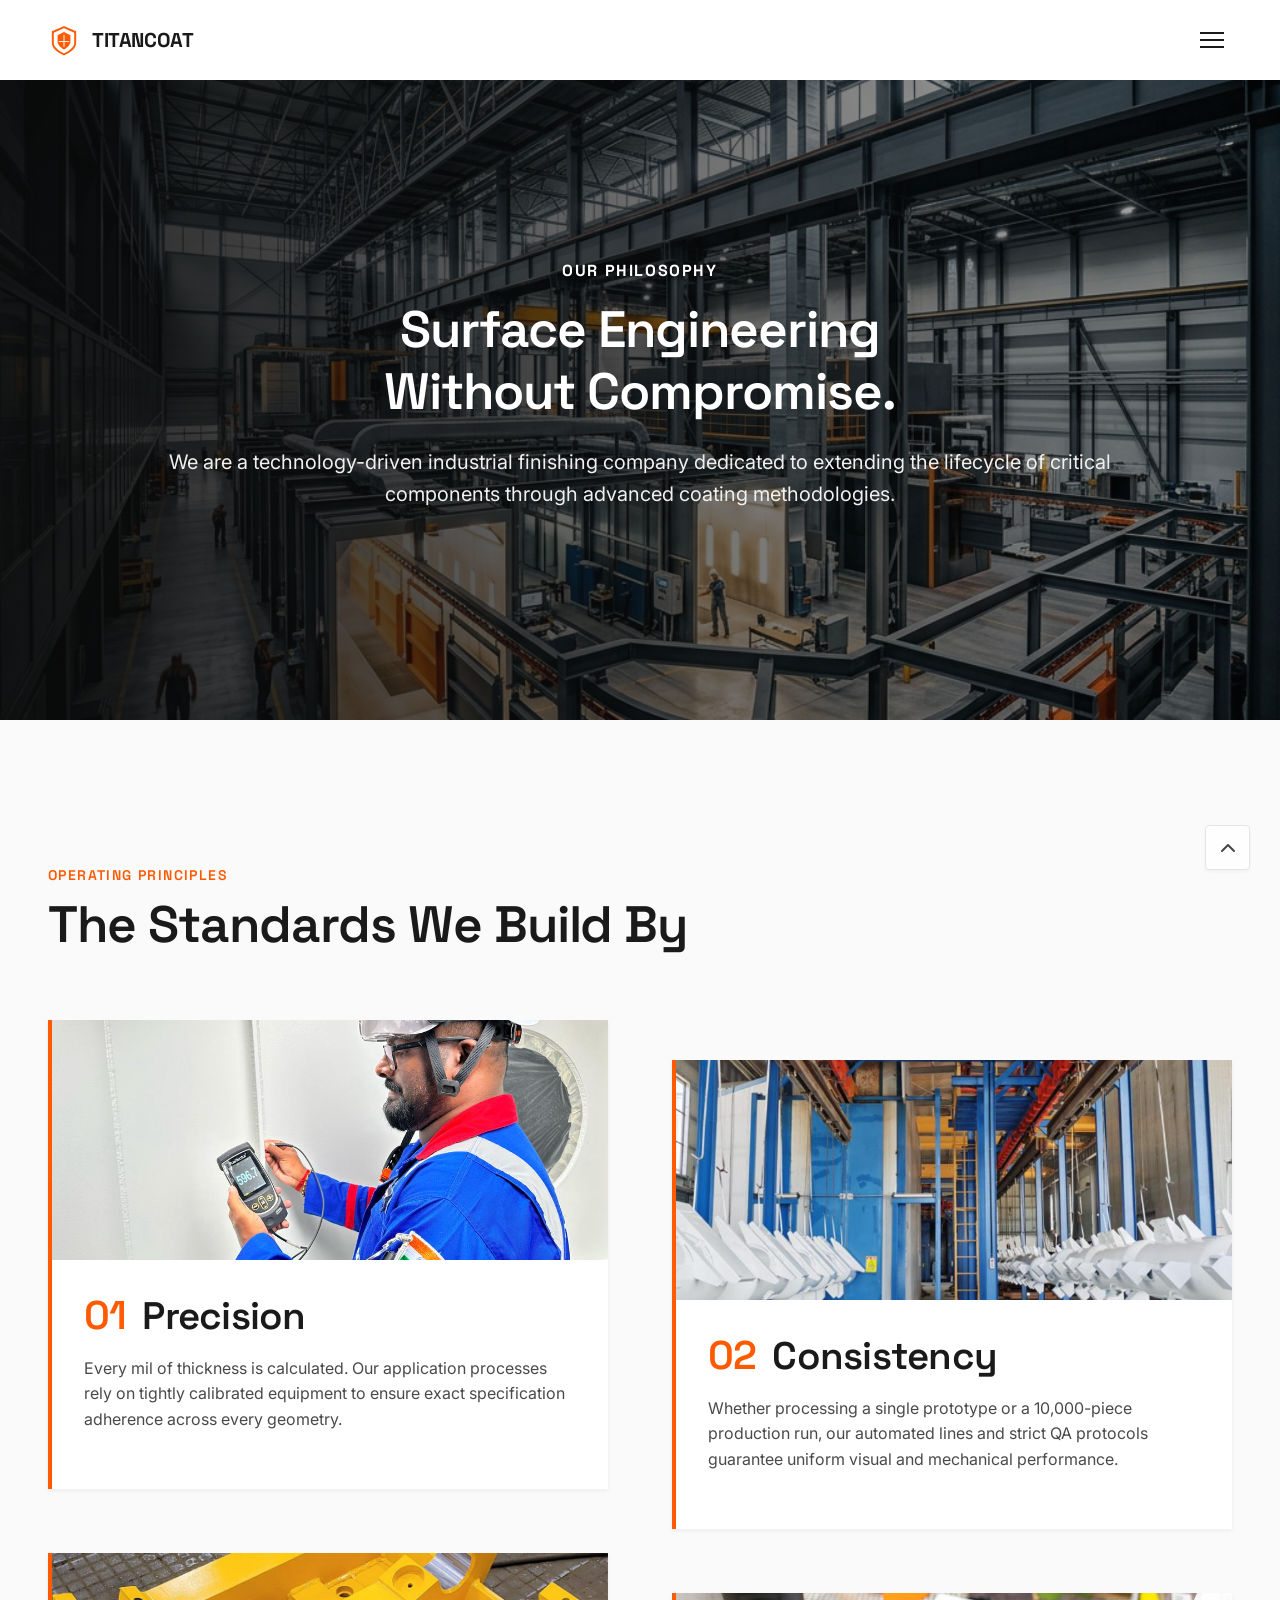
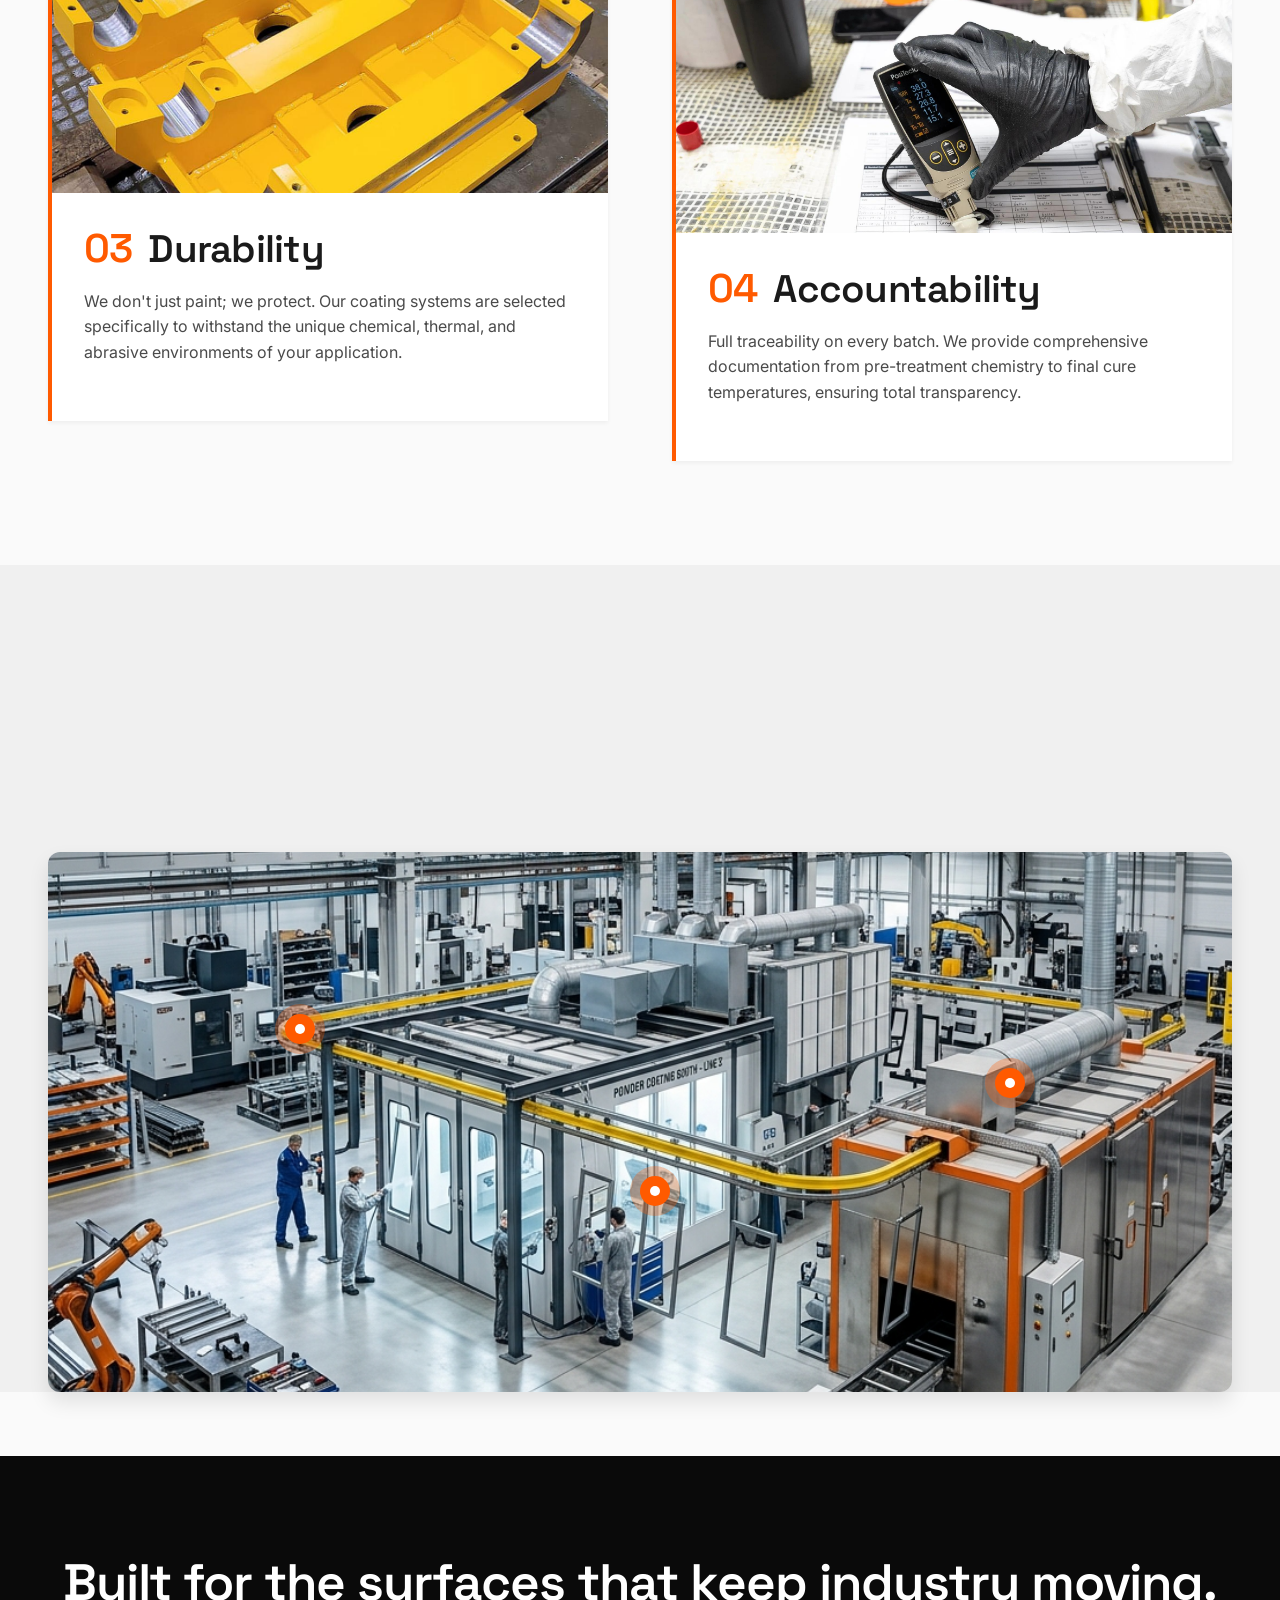
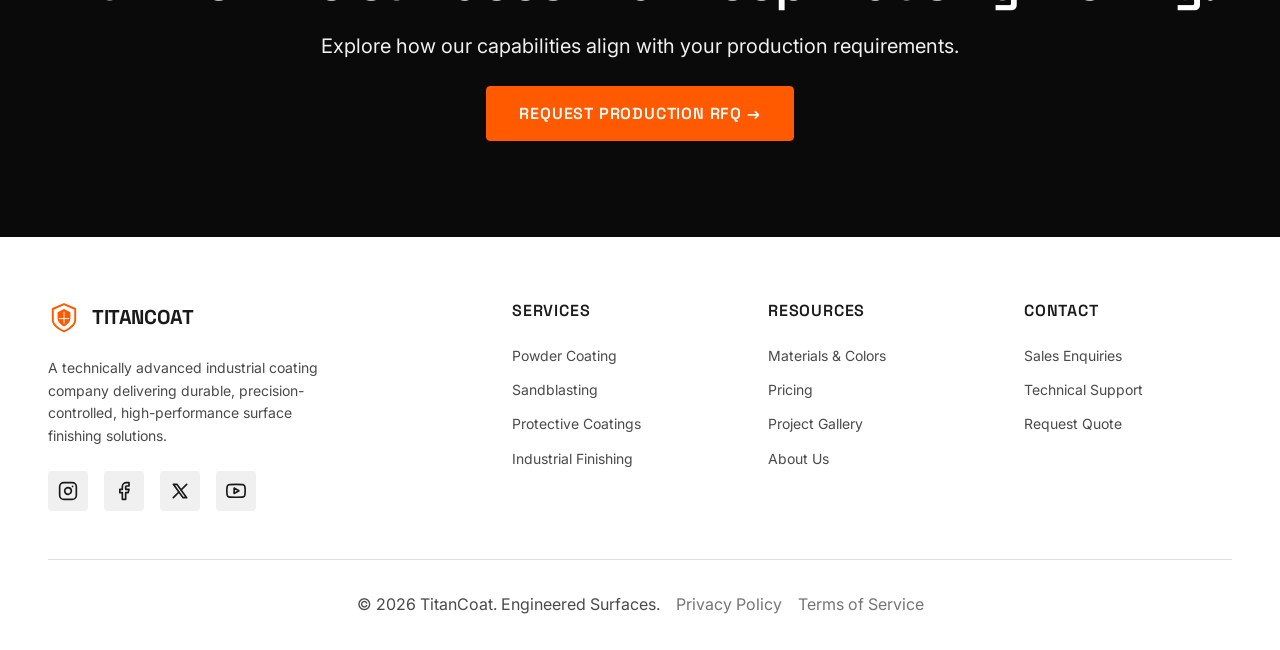
<file: about.html>
<!DOCTYPE html>
<html lang="en" dir="ltr" data-theme="light">
<head>
    <meta charset="UTF-8">
    <meta name="viewport" content="width=device-width, initial-scale=1.0">
    <title>TitanCoat | About Us</title>
    
    <link rel="stylesheet" href="assets/css/reset.css">
    <link rel="stylesheet" href="assets/css/variables.css">
    <link rel="stylesheet" href="assets/css/global.css">
    <link rel="stylesheet" href="assets/css/components.css">
    <link rel="stylesheet" href="assets/css/pages/about.css">
    <link rel="icon" type="image/svg+xml" href="assets/images/favicon.svg">
</head>
<body>

    <!-- NAVBAR -->
    <nav class="navbar">
        <div class="container nav-container">
            <a href="index.html" class="logo">
                <svg viewBox="0 0 100 100" fill="none" xmlns="http://www.w3.org/2000/svg">
    <path d="M50 10 L85 25 L85 60 C85 80 50 95 50 95 C50 95 15 80 15 60 L15 25 L50 10 Z" stroke="var(--accent-orange)" stroke-width="6" stroke-linejoin="round"/>
    <path d="M50 25 L70 35 L70 55 C70 70 50 80 50 80 C50 80 30 70 30 55 L30 35 L50 25 Z" fill="var(--accent-orange)"/>
    <path d="M35 55 L65 55" stroke="var(--bg-card)" stroke-width="3" stroke-linecap="round"/>
    <path d="M50 35 L50 70" stroke="var(--bg-card)" stroke-width="3" stroke-linecap="round"/>
</svg>
TITANCOAT
            </a>

            <div class="nav-menu">
                <div class="nav-item-dropdown"> <a href="#" class="nav-link">Home <svg style="width:16px;height:16px;vertical-align:middle;margin-left:4px;" viewBox="0 0 24 24" fill="none" stroke="currentColor" stroke-width="2" stroke-linecap="round" stroke-linejoin="round"><polyline points="6 9 12 15 18 9"></polyline></svg></a> <div class="dropdown-menu"> <a href="index.html" class="dropdown-link">Home 1</a> <a href="home-2.html" class="dropdown-link">Home 2</a> </div> </div>
                <a href="about.html" class="nav-link active">About</a>
                <a href="services.html" class="nav-link">Services</a>
                <a href="pricing.html" class="nav-link">Pricing</a>
                <a href="materials-colors.html" class="nav-link">Materials</a>
                <a href="portfolio.html" class="nav-link">Portfolio</a>
                <a href="contact.html" class="nav-link">Contact</a>
            </div>

            <div class="nav-actions">
                <button class="theme-toggle" aria-label="Toggle Theme"></button>
                <button class="rtl-toggle" id="rtl-toggle" title="Toggle RTL" style="display:flex;align-items:center;justify-content:center;"><svg width="20" height="20" viewBox="0 0 24 24" fill="none" stroke="currentColor" stroke-width="2" stroke-linecap="round" stroke-linejoin="round"><path d="M17 4l4 4-4 4"></path><path d="M21 8H3"></path><path d="M7 20l-4-4 4-4"></path><path d="M3 16h18"></path></svg></button>
                <a href="#" class="btn btn-primary" data-modal-target="quote-modal">REQUEST A QUOTE</a>
            </div>

            <button class="hamburger"><span></span><span></span><span></span></button>
        </div>
    </nav>

    <!-- MOBILE MENU -->
    <div class="mobile-menu">
        <div class="mobile-nav-links">
            <a href="index.html" class="nav-link">Home</a>
            <a href="home-2.html" class="nav-link">Home 2</a>
            <a href="about.html" class="nav-link active">About</a>
            <a href="services.html" class="nav-link">Services</a>
            <a href="pricing.html" class="nav-link">Pricing</a>
            <a href="materials-colors.html" class="nav-link">Materials</a>
            <a href="portfolio.html" class="nav-link">Portfolio</a>
            <a href="contact.html" class="nav-link">Contact</a>
            </div>
        <div class="mobile-top-controls">
            <button class="theme-toggle">Theme</button>
            <button class="rtl-toggle" id="rtl-toggle" title="Toggle RTL" style="display:flex;align-items:center;justify-content:center;"><svg width="20" height="20" viewBox="0 0 24 24" fill="none" stroke="currentColor" stroke-width="2" stroke-linecap="round" stroke-linejoin="round"><path d="M17 4l4 4-4 4"></path><path d="M21 8H3"></path><path d="M7 20l-4-4 4-4"></path><path d="M3 16h18"></path></svg></button>
        </div>
        <a href="#" class="btn btn-primary" data-modal-target="quote-modal" style="width: 100%; text-align: center;">REQUEST A QUOTE</a>
    </div>

    <!-- SECTION 01: ABOUT HERO -->
    <section class="about-hero">
        <div class="about-hero-bg"></div>
        <div class="about-hero-overlay"></div>
        <div class="container relative">
            <div class="about-hero-content fade-up">
                <span class="label-small">Our Philosophy</span>
                <h1>Surface Engineering<br>Without Compromise.</h1>
                <p class="text-lead">We are a technology-driven industrial finishing company dedicated to extending the lifecycle of critical components through advanced coating methodologies.</p>
            </div>
        </div>
    </section>

    <!-- SECTION 02: OUR APPROACH -->
    <section class="approach-section">
        <div class="container">
            <div class="fade-up">
                <span class="label-small">Operating Principles</span>
                <h2>The Standards We Build By</h2>
            </div>
            
            <div class="approach-grid">
                <div class="approach-item fade-up">
                    <img src="assets/images/Precision.png" alt="Precision" class="approach-item-img">
                    <h3><span>01</span> Precision</h3>
                    <p>Every mil of thickness is calculated. Our application processes rely on tightly calibrated equipment to ensure exact specification adherence across every geometry.</p>
                </div>
                <div class="approach-item fade-up" style="transition-delay: 0.1s; transform: translateY(40px);">
                    <img src="assets/images/Consistency.png" alt="Consistency" class="approach-item-img">
                    <h3><span>02</span> Consistency</h3>
                    <p>Whether processing a single prototype or a 10,000-piece production run, our automated lines and strict QA protocols guarantee uniform visual and mechanical performance.</p>
                </div>
                <div class="approach-item fade-up" style="transition-delay: 0.2s;">
                    <img src="assets/images/Durability.png" alt="Durability" class="approach-item-img">
                    <h3><span>03</span> Durability</h3>
                    <p>We don't just paint; we protect. Our coating systems are selected specifically to withstand the unique chemical, thermal, and abrasive environments of your application.</p>
                </div>
                <div class="approach-item fade-up" style="transition-delay: 0.3s; transform: translateY(40px);">
                    <img src="assets/images/Accountability.png" alt="Accountability" class="approach-item-img">
                    <h3><span>04</span> Accountability</h3>
                    <p>Full traceability on every batch. We provide comprehensive documentation from pre-treatment chemistry to final cure temperatures, ensuring total transparency.</p>
                </div>
            </div>
        </div>
    </section>

    <!-- SECTION 03: FACILITY & TECHNOLOGY -->
    <section class="facility-section">
        <div class="container">
            <div class="fade-up text-center">
                <span class="label-small">Infrastructure</span>
                <h2>Facility & Technology</h2>
                <p style="max-width: 600px; margin: 0 auto;">Our 50,000 sq ft facility is purpose-built for high-volume, high-precision industrial coating applications.</p>
            </div>
            
            <div class="facility-interactive fade-up">
                <div class="hotspot hs-1">
                    <div class="hotspot-info">
                        <h4>Environmental Control</h4>
                        <p>Climate-controlled application booths prevent humidity-induced defects.</p>
                    </div>
                </div>
                <div class="hotspot hs-2">
                    <div class="hotspot-info">
                        <h4>Automated Conveyor</h4>
                        <p>High-capacity line ensuring consistent thermal exposure during the cure cycle.</p>
                    </div>
                </div>
                <div class="hotspot hs-3">
                    <div class="hotspot-info">
                        <h4>Multi-Stage Pre-Treatment</h4>
                        <p>Chemical washing stations that profile and convert the substrate for maximum bond.</p>
                    </div>
                </div>
            </div>
        </div>
    </section>

    <!-- SECTION 04: FINAL CTA -->
    <section class="about-cta">
        <div class="container fade-up">
            <h2>Built for the surfaces that keep industry moving.</h2>
            <p class="text-lead" style="color: #f0f0f0;">Explore how our capabilities align with your production requirements.</p>
            <div style="display: flex; gap: 1rem; justify-content: center; flex-wrap: wrap; margin-top: 1.5rem;">
                <button class="btn btn-primary" data-modal-target="quote-modal" data-form-mode="quote">Request Production RFQ &rarr;</button>
            </div>
        </div>
    </section>

        <!-- FOOTER -->
    <footer class="footer">
        <div class="container">
            <div class="footer-grid">
                <div class="footer-col">
                    <a href="index.html" class="logo" style="margin-bottom: 1.5rem;">
                        <svg viewBox="0 0 100 100" fill="none" xmlns="http://www.w3.org/2000/svg">
    <path d="M50 10 L85 25 L85 60 C85 80 50 95 50 95 C50 95 15 80 15 60 L15 25 L50 10 Z" stroke="var(--accent-orange)" stroke-width="6" stroke-linejoin="round"/>
    <path d="M50 25 L70 35 L70 55 C70 70 50 80 50 80 C50 80 30 70 30 55 L30 35 L50 25 Z" fill="var(--accent-orange)"/>
    <path d="M35 55 L65 55" stroke="var(--bg-card)" stroke-width="3" stroke-linecap="round"/>
    <path d="M50 35 L50 70" stroke="var(--bg-card)" stroke-width="3" stroke-linecap="round"/>
</svg>
TITANCOAT
                    </a>
                    <p style="font-size: 0.875rem; max-width: 300px;">A technically advanced industrial coating company delivering durable, precision-controlled, high-performance surface finishing solutions.</p>
                    <div class="social-icons">
                        <a href="#" aria-label="Instagram"><svg width="20" height="20" viewBox="0 0 24 24" fill="none" stroke="currentColor" stroke-width="2" stroke-linecap="round" stroke-linejoin="round"><rect x="2" y="2" width="20" height="20" rx="5" ry="5"></rect><path d="M16 11.37A4 4 0 1 1 12.63 8 4 4 0 0 1 16 11.37z"></path><line x1="17.5" y1="6.5" x2="17.51" y2="6.5"></line></svg></a>
                        <a href="#" aria-label="Facebook"><svg width="20" height="20" viewBox="0 0 24 24" fill="none" stroke="currentColor" stroke-width="2" stroke-linecap="round" stroke-linejoin="round"><path d="M18 2h-3a5 5 0 0 0-5 5v3H7v4h3v8h4v-8h3l1-4h-4V7a1 1 0 0 1 1-1h3z"></path></svg></a>
                        <a href="#" aria-label="X (Twitter)"><svg width="20" height="20" viewBox="0 0 24 24" fill="none" stroke="currentColor" stroke-width="2" stroke-linecap="round" stroke-linejoin="round"><path d="M4 4l11.733 16h4.267l-11.733 -16z"/><path d="M4 20l6.768 -6.768m2.46 -2.46l6.772 -6.772"/></svg></a>
                        <a href="#" aria-label="YouTube"><svg width="20" height="20" viewBox="0 0 24 24" fill="none" stroke="currentColor" stroke-width="2" stroke-linecap="round" stroke-linejoin="round"><path d="M22.54 6.42a2.78 2.78 0 0 0-1.94-2C18.88 4 12 4 12 4s-6.88 0-8.6.46a2.78 2.78 0 0 0-1.94 2A29 29 0 0 0 1 11.75a29 29 0 0 0 .46 5.33 2.78 2.78 0 0 0 1.94 2c1.72.46 8.6.46 8.6.46s6.88 0 8.6-.46a2.78 2.78 0 0 0 1.94-2 29 29 0 0 0 .46-5.33 29 29 0 0 0-.46-5.33z"></path><polygon points="9.75 15.02 15.5 11.75 9.75 8.48 9.75 15.02"></polygon></svg></a>
                    </div>
                </div>
                <div class="footer-col">
                    <h4>Services</h4>
                    <div class="footer-links">
                        <a href="services.html">Powder Coating</a>
                        <a href="services.html">Sandblasting</a>
                        <a href="services.html">Protective Coatings</a>
                        <a href="services.html">Industrial Finishing</a>
                    </div>
                </div>
                <div class="footer-col">
                    <h4>Resources</h4>
                    <div class="footer-links">
                        <a href="materials-colors.html">Materials & Colors</a>
                        <a href="pricing.html">Pricing</a>
                        <a href="portfolio.html">Project Gallery</a>
                        <a href="about.html">About Us</a>
                    </div>
                </div>
                <div class="footer-col">
                    <h4>Contact</h4>
                    <div class="footer-links">
                        <a href="contact.html">Sales Enquiries</a>
                        <a href="contact.html">Technical Support</a>
                        <a href="#" data-modal-target="quote-modal">Request Quote</a>
                    </div>
                </div>
            </div>
            <div class="footer-bottom" style="justify-content: center; position: relative;">
                <p style="text-align: center; margin: 0;">&copy; 2026 TitanCoat. Engineered Surfaces. &nbsp;&nbsp; <a href="#" style="color: var(--text-muted); text-decoration: none;">Privacy Policy</a> &nbsp;&nbsp; <a href="#" style="color: var(--text-muted); text-decoration: none;">Terms of Service</a></p>
                <button onclick="window.scrollTo({top: 0, behavior: 'smooth'})" class="back-to-top" aria-label="Back to top">
                    <svg width="24" height="24" viewBox="0 0 24 24" fill="none" stroke="currentColor" stroke-width="2" stroke-linecap="round" stroke-linejoin="round"><polyline points="18 15 12 9 6 15"></polyline></svg>
                </button>
            </div>
        </div>
    </footer>

    <!-- MODAL: QUOTE & CONSULTATION REQUEST -->
    <div class="modal-overlay" id="quote-modal">
        <div class="modal-card">
            <button class="modal-close">&times;</button>
            <div class="modal-header">
                <h3 id="modal-heading">Request a Coating Quote</h3>
                <p id="modal-subheading">Provide your project details for an itemized engineering evaluation.</p>
            </div>

            <!-- Tab Switcher between Quote (RFQ) and Technical Consultation -->
            <div class="modal-tab-nav">
                <button type="button" class="modal-tab-btn active" id="modal-tab-rfq">Production Quote (RFQ)</button>
                <button type="button" class="modal-tab-btn" id="modal-tab-consult">Engineering Consultation</button>
            </div>

            <!-- FORM 1: PRODUCTION QUOTE (RFQ) -->
            <form id="rfq-form" onsubmit="event.preventDefault(); alert('Quote Request Submitted! Our engineering team will review your specifications and reply within 24–48 hours.'); this.closest('.modal-overlay').classList.remove('active'); document.body.style.overflow = '';">
                <div class="form-grid">
                    <div class="form-group">
                        <label class="form-label">Coating System / Process</label>
                        <select class="form-control" id="quote-project-type" required>
                            <option value="">Select process...</option>
                            <option value="Thermoset Powder Coatings">Thermoset Powder Coating (AAMA 2604/2605)</option>
                            <option value="Thermoplastic Coatings">Thermoplastic Coating (Nylon / PE)</option>
                            <option value="High-Performance Liquid Coatings">High-Performance Liquid / 2K Polyurethane</option>
                            <option value="Zinc-Rich Primers & Barriers">Zinc-Rich Epoxy Primer (C5-M Marine)</option>
                            <option value="Specialty & Extreme Environment Coatings">High-Temp Ceramic & Silicone (Up to 1,200°F)</option>
                            <option value="Textures, Gloss & Custom Finishes">Architectural Textures & Custom RAL</option>
                            <option value="Sandblasting & Surface Prep">Abrasive Sandblasting Prep Only</option>
                        </select>
                    </div>
                    <div class="form-group">
                        <label class="form-label">Substrate Material</label>
                        <select class="form-control" id="quote-substrate" required>
                            <option value="">Select substrate...</option>
                            <option>Structural / Carbon Steel</option>
                            <option>Aluminum (Extrusions / Sheet)</option>
                            <option>Stainless Steel (304 / 316)</option>
                            <option>Cast Iron / Ductile Iron</option>
                            <option>Galvanized Steel</option>
                            <option>Brass / Copper / Yellow Metals</option>
                            <option>Other / Composite</option>
                        </select>
                    </div>
                </div>
                <div class="form-grid">
                    <div class="form-group">
                        <label class="form-label">Estimated Quantity</label>
                        <input type="number" class="form-control" placeholder="Number of parts / batch" required>
                    </div>
                    <div class="form-group">
                        <label class="form-label">Required Finish / Spec</label>
                        <select class="form-control" required>
                            <option value="">Select finish...</option>
                            <option>Matte (5% - 20% Gloss)</option>
                            <option>Satin (30% - 50% Gloss)</option>
                            <option>High Gloss (80%+ Gloss)</option>
                            <option>Fine Textured / Wrinkle</option>
                            <option>Metallic / Sparkle</option>
                            <option>Custom RAL Color Match</option>
                        </select>
                    </div>
                </div>
                <div class="form-group">
                    <label class="form-label">Part Dimensions, Masking Zones & Service Environment</label>
                    <textarea class="form-control" placeholder="Describe length x width x height, estimated part weight, critical threads/bores to mask, and outdoor/chemical exposure needs..." required></textarea>
                </div>
                <button type="submit" class="btn btn-primary" style="width: 100%;">SUBMIT PRODUCTION RFQ (24-48 HR RESPONSE)</button>
            </form>

            <!-- FORM 2: TECHNICAL CONSULTATION -->
            <form id="consult-form" style="display: none;" onsubmit="event.preventDefault(); alert('Consultation Request Received! A Senior Coating Materials Engineer will contact you within 1 business day.'); this.closest('.modal-overlay').classList.remove('active'); document.body.style.overflow = '';">
                <div class="form-grid">
                    <div class="form-group">
                        <label class="form-label">Consultation Focus</label>
                        <select class="form-control" required>
                            <option value="">Select engineering challenge...</option>
                            <option>Coating System Selection for New Product</option>
                            <option>Premature Coating Failure Troubleshooting</option>
                            <option>Specification Compliance (ASTM, AAMA, MIL-SPEC)</option>
                            <option>Harsh Environment / Salt Spray / Chemical Defense</option>
                            <option>Substrate Pre-Treatment & Blast Profiling</option>
                            <option>Custom Formulation or Test Coupon Sampling</option>
                        </select>
                    </div>
                    <div class="form-group">
                        <label class="form-label">Preferred Discussion Format</label>
                        <select class="form-control" required>
                            <option value="Phone Call">Direct Engineering Phone Call</option>
                            <option value="Virtual Video Meeting">Virtual Video Conference (Screen Share)</option>
                            <option value="Email Technical Brief">Email Technical Evaluation Brief</option>
                            <option value="Facility Visit">Facility & Lab Visit (On-Site)</option>
                        </select>
                    </div>
                </div>
                <div class="form-grid">
                    <div class="form-group">
                        <label class="form-label">Company / Organization</label>
                        <input type="text" class="form-control" placeholder="Company or project name" required>
                    </div>
                    <div class="form-group">
                        <label class="form-label">Contact Email or Direct Phone</label>
                        <input type="text" class="form-control" placeholder="Email or direct line" required>
                    </div>
                </div>
                <div class="form-group">
                    <label class="form-label">Technical Challenge / Operating Environment Details</label>
                    <textarea class="form-control" placeholder="Describe temperatures, chemical exposure, substrate alloy, failure history, or required ASTM specifications..." required></textarea>
                </div>
                <button type="submit" class="btn btn-primary" style="width: 100%;">SCHEDULE 1-ON-1 TECHNICAL CONSULTATION</button>
            </form>
        </div>
    </div>
    <!-- MODAL: AUTHENTICATION -->
    <div class="modal-overlay" id="auth-modal">
        <div class="modal-card" style="max-width: 400px;">
            <button class="modal-close">&times;</button>
            <div id="login-form-container">
                <div class="modal-header"><h3>Client Portal</h3></div>
                <form onsubmit="event.preventDefault(); alert('Login Successful! (Demo)'); this.closest('.modal-overlay').classList.remove('active'); document.body.style.overflow = '';">
                    <div class="form-group"><input type="email" class="form-control" placeholder="Email" required></div>
                    <div class="form-group"><input type="password" class="form-control" placeholder="Password" required></div>
                    <button type="submit" class="btn btn-primary" style="width: 100%;">Sign In</button>
                </form>
            </div>
        </div>
    </div>

    <!-- Scripts -->
    <script src="assets/js/theme.js"></script>
    <script src="assets/js/rtl.js"></script>
    <script src="assets/js/main.js"></script>
    <script src="assets/js/modals.js"></script>
</body>
</html>
</file>
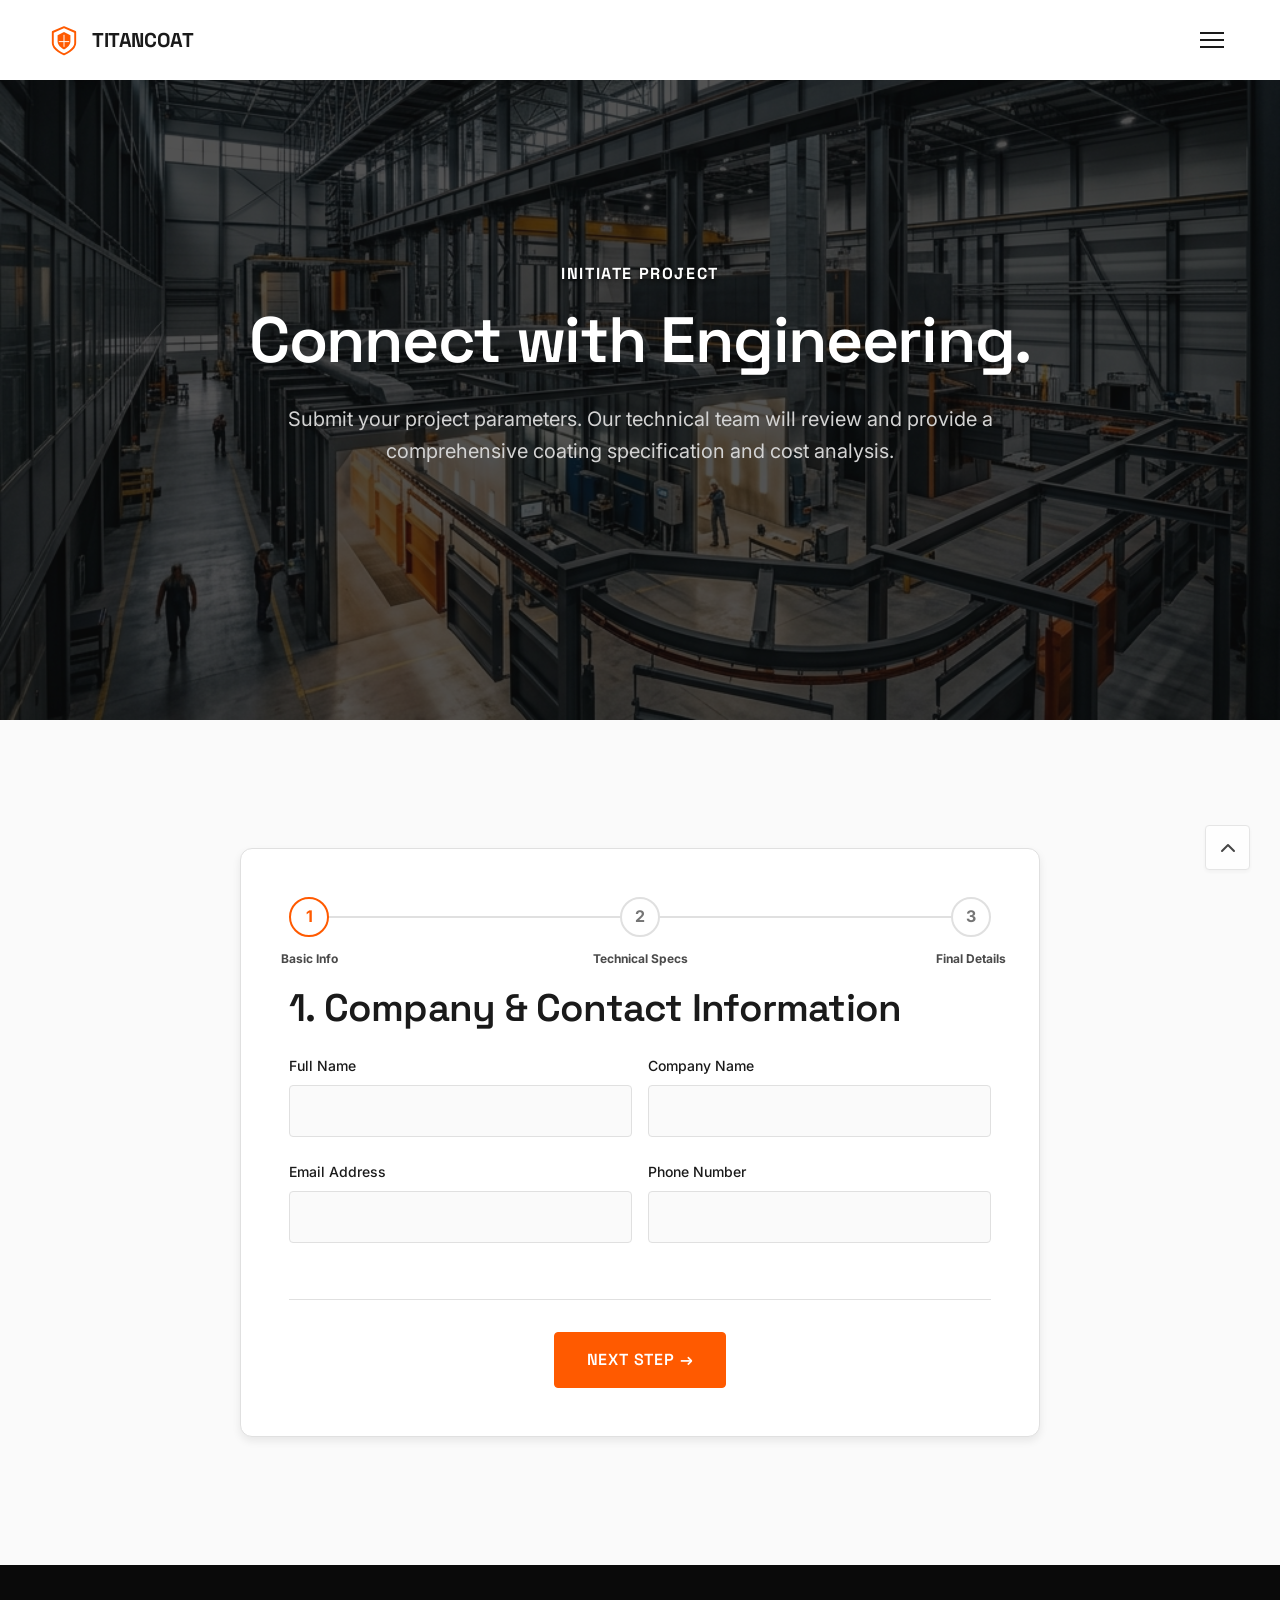
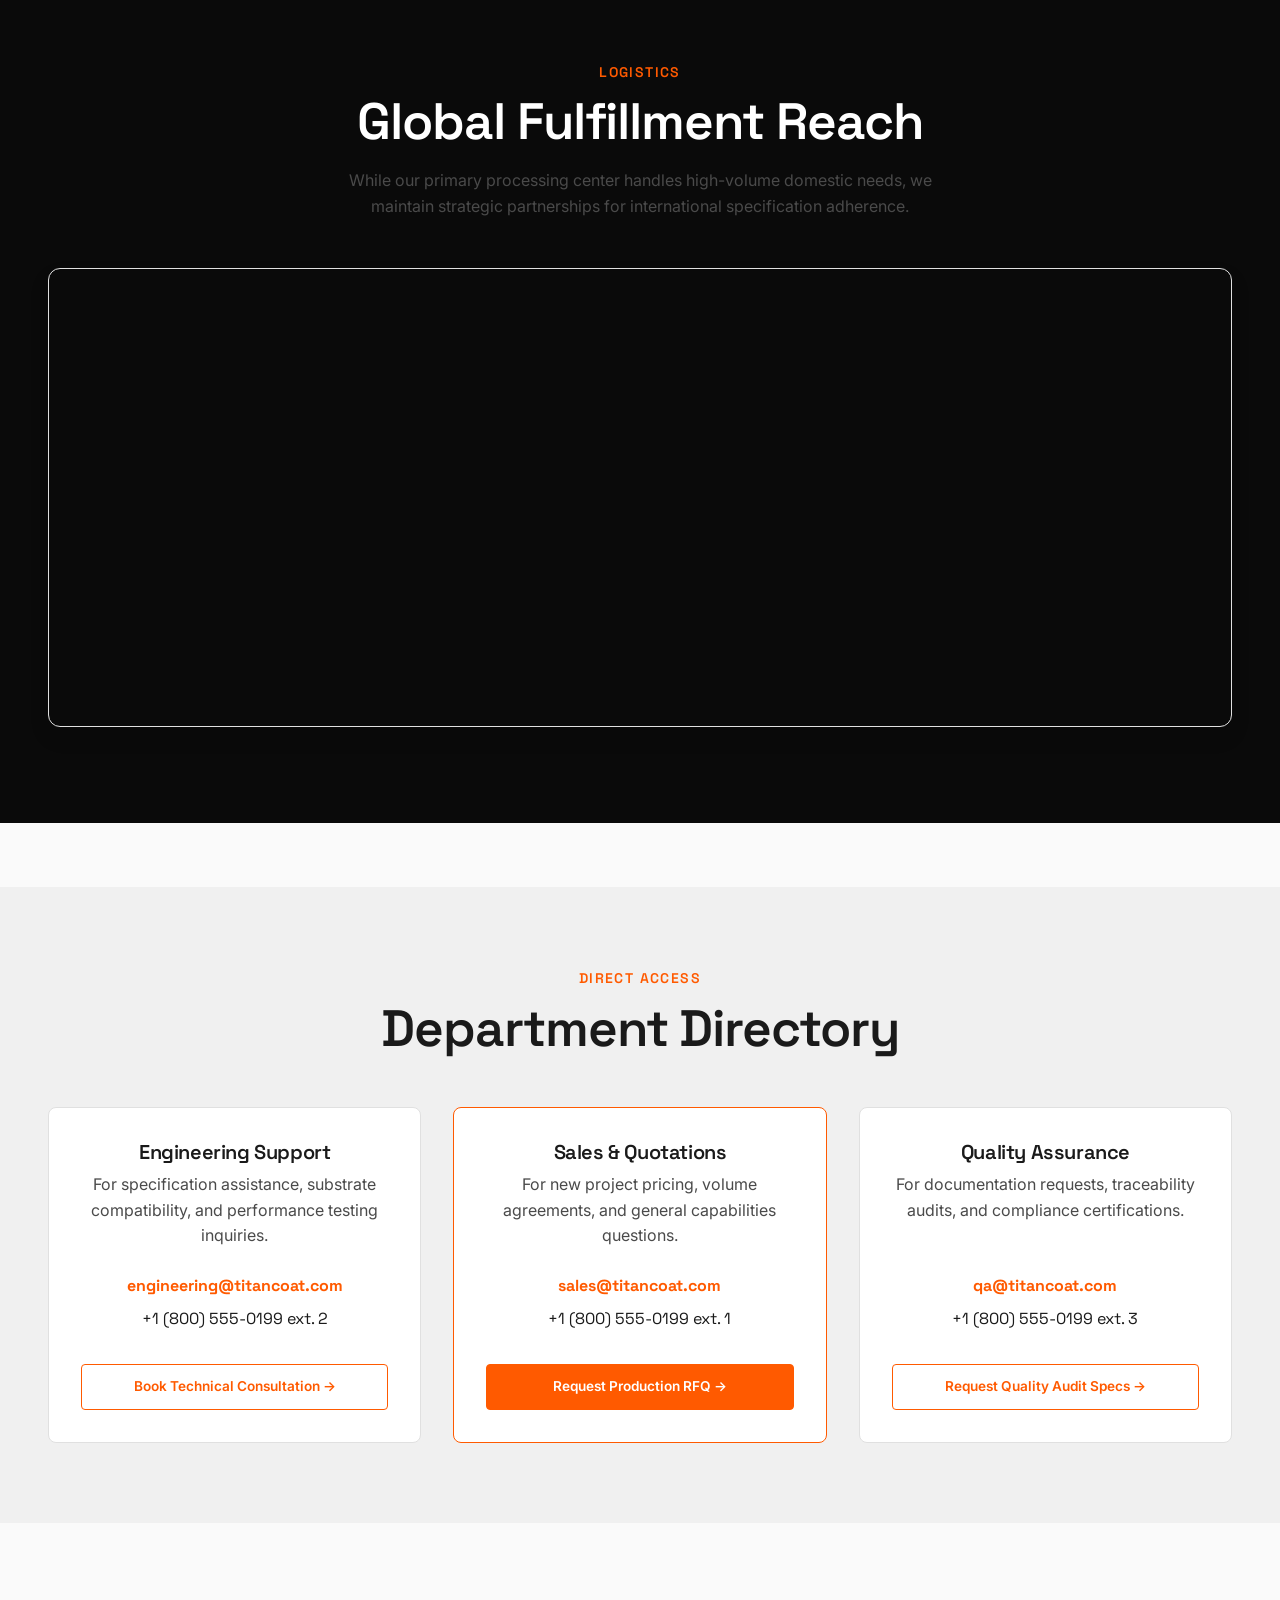
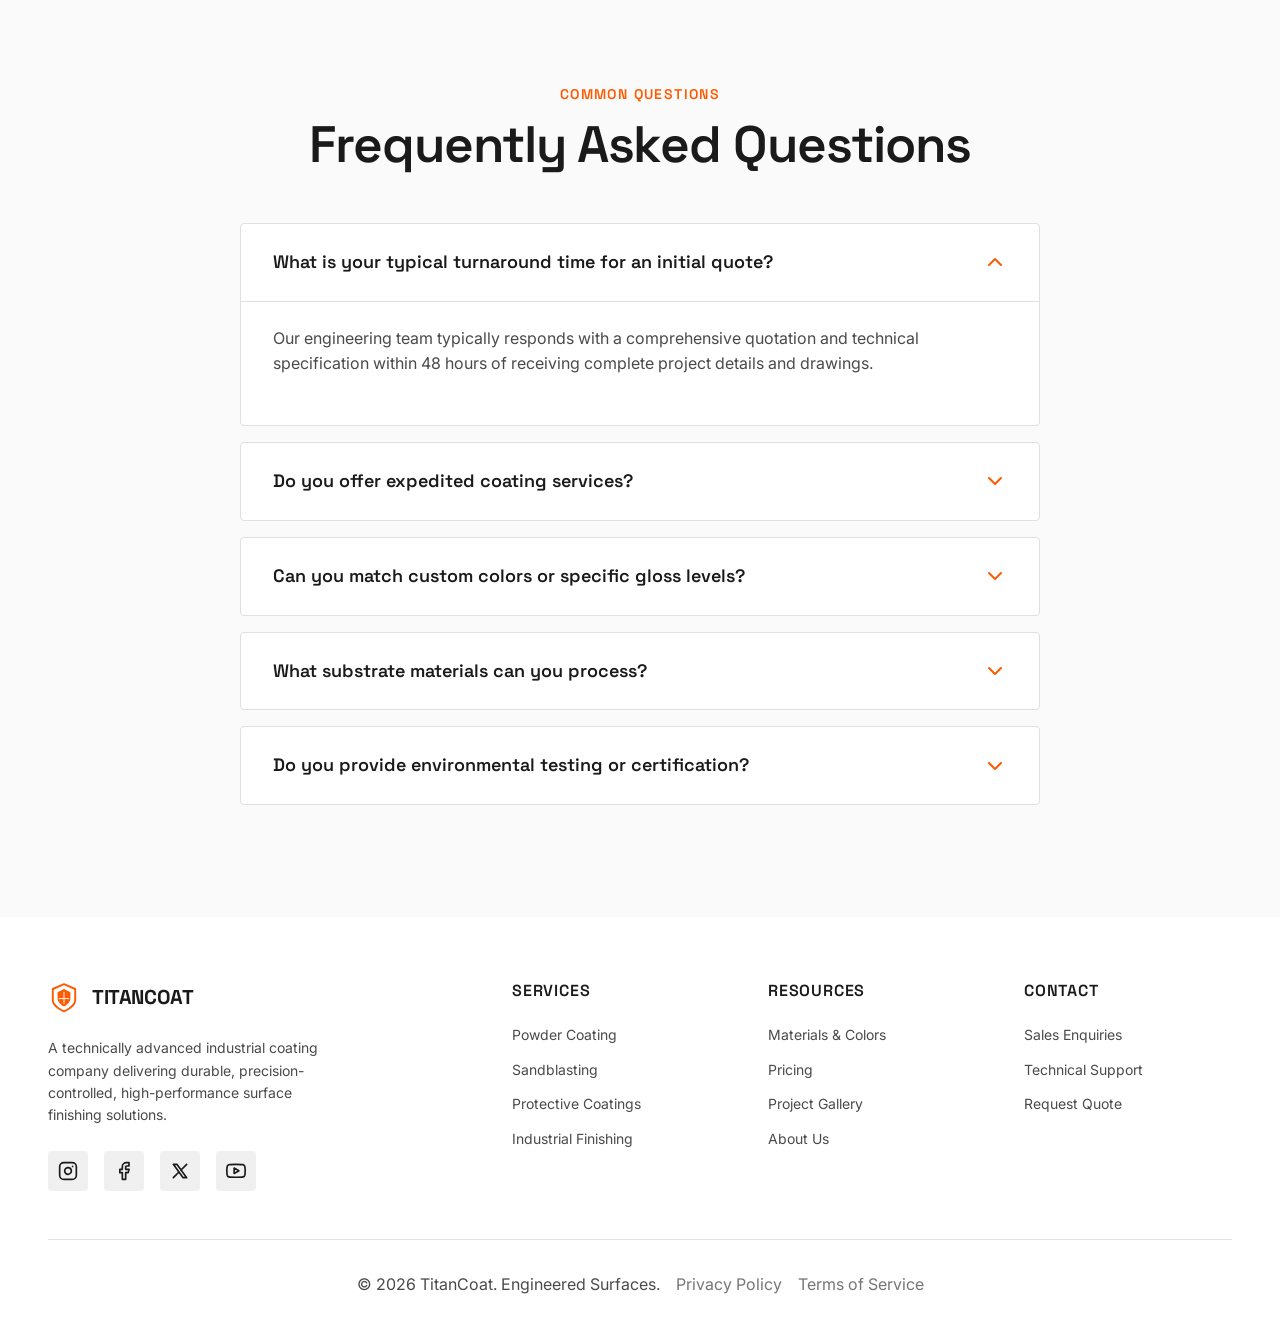
<file: contact.html>
<!DOCTYPE html>
<html lang="en" dir="ltr" data-theme="light">
<head>
    <meta charset="UTF-8">
    <meta name="viewport" content="width=device-width, initial-scale=1.0">
    <title>TitanCoat | Contact Us</title>
    
    <link rel="stylesheet" href="assets/css/reset.css">
    <link rel="stylesheet" href="assets/css/variables.css">
    <link rel="stylesheet" href="assets/css/global.css">
    <link rel="stylesheet" href="assets/css/components.css">
    <link rel="stylesheet" href="assets/css/pages/contact.css">
    <link rel="icon" type="image/svg+xml" href="assets/images/favicon.svg">
</head>
<body>

    <!-- NAVBAR -->
    <nav class="navbar">
        <div class="container nav-container">
            <a href="index.html" class="logo">
                <svg viewBox="0 0 100 100" fill="none" xmlns="http://www.w3.org/2000/svg">
    <path d="M50 10 L85 25 L85 60 C85 80 50 95 50 95 C50 95 15 80 15 60 L15 25 L50 10 Z" stroke="var(--accent-orange)" stroke-width="6" stroke-linejoin="round"/>
    <path d="M50 25 L70 35 L70 55 C70 70 50 80 50 80 C50 80 30 70 30 55 L30 35 L50 25 Z" fill="var(--accent-orange)"/>
    <path d="M35 55 L65 55" stroke="var(--bg-card)" stroke-width="3" stroke-linecap="round"/>
    <path d="M50 35 L50 70" stroke="var(--bg-card)" stroke-width="3" stroke-linecap="round"/>
</svg>
TITANCOAT
            </a>

            <div class="nav-menu">
                <div class="nav-item-dropdown"> <a href="#" class="nav-link">Home <svg style="width:16px;height:16px;vertical-align:middle;margin-left:4px;" viewBox="0 0 24 24" fill="none" stroke="currentColor" stroke-width="2" stroke-linecap="round" stroke-linejoin="round"><polyline points="6 9 12 15 18 9"></polyline></svg></a> <div class="dropdown-menu"> <a href="index.html" class="dropdown-link">Home 1</a> <a href="home-2.html" class="dropdown-link">Home 2</a> </div> </div>
                <a href="about.html" class="nav-link">About</a>
                <a href="services.html" class="nav-link">Services</a>
                <a href="pricing.html" class="nav-link">Pricing</a>
                <a href="materials-colors.html" class="nav-link">Materials</a>
                <a href="portfolio.html" class="nav-link">Portfolio</a>
                <a href="contact.html" class="nav-link active">Contact</a>
            </div>

            <div class="nav-actions">
                <button class="theme-toggle" aria-label="Toggle Theme"></button>
                <button class="rtl-toggle" id="rtl-toggle" title="Toggle RTL" style="display:flex;align-items:center;justify-content:center;"><svg width="20" height="20" viewBox="0 0 24 24" fill="none" stroke="currentColor" stroke-width="2" stroke-linecap="round" stroke-linejoin="round"><path d="M17 4l4 4-4 4"></path><path d="M21 8H3"></path><path d="M7 20l-4-4 4-4"></path><path d="M3 16h18"></path></svg></button>
                <a href="#" class="btn btn-primary" data-modal-target="quote-modal">REQUEST A QUOTE</a>
            </div>

            <button class="hamburger"><span></span><span></span><span></span></button>
        </div>
    </nav>

    <!-- MOBILE MENU -->
    <div class="mobile-menu">
        <div class="mobile-nav-links">
            <a href="index.html" class="nav-link">Home</a>
            <a href="home-2.html" class="nav-link">Home 2</a>
            <a href="about.html" class="nav-link">About</a>
            <a href="services.html" class="nav-link">Services</a>
            <a href="pricing.html" class="nav-link">Pricing</a>
            <a href="materials-colors.html" class="nav-link">Materials</a>
            <a href="portfolio.html" class="nav-link">Portfolio</a>
            <a href="contact.html" class="nav-link active">Contact</a>
            </div>
        <div class="mobile-top-controls">
            <button class="theme-toggle">Theme</button>
            <button class="rtl-toggle" id="rtl-toggle" title="Toggle RTL" style="display:flex;align-items:center;justify-content:center;"><svg width="20" height="20" viewBox="0 0 24 24" fill="none" stroke="currentColor" stroke-width="2" stroke-linecap="round" stroke-linejoin="round"><path d="M17 4l4 4-4 4"></path><path d="M21 8H3"></path><path d="M7 20l-4-4 4-4"></path><path d="M3 16h18"></path></svg></button>
        </div>
        <a href="#" class="btn btn-primary" data-modal-target="quote-modal" style="width: 100%; text-align: center;">REQUEST A QUOTE</a>
    </div>

    <!-- SECTION 01: CONTACT HERO -->
    <section class="contact-hero">
        <div class="contact-hero-bg"></div>
        <div class="contact-hero-overlay"></div>
        <div class="container relative">
            <div class="contact-hero-content fade-up">
                <span class="label-small">Initiate Project</span>
                <h1>Connect with Engineering.</h1>
                <p class="text-lead" style="color: #D3D3D3; margin-bottom: 4rem;">Submit your project parameters. Our technical team will review and provide a comprehensive coating specification and cost analysis.</p>
            </div>
        </div>
    </section>

    <!-- SECTION 02: MULTI-STEP QUOTATION FORM -->
    <section class="form-section">
        <div class="container">
            <div class="form-container fade-up">
                <div class="form-progress">
                    <div class="progress-step active" id="step-marker-1">1<span class="step-label">Basic Info</span></div>
                    <div class="progress-step" id="step-marker-2">2<span class="step-label">Technical Specs</span></div>
                    <div class="progress-step" id="step-marker-3">3<span class="step-label">Final Details</span></div>
                </div>
                
                <form id="multi-step-form" onsubmit="event.preventDefault(); alert('Project Inquiry Submitted Successfully!'); window.location.reload();">
                    
                    <!-- STEP 1 -->
                    <div class="form-step active" id="form-step-1">
                        <h3>1. Company & Contact Information</h3>
                        <div class="form-grid">
                            <div class="form-group">
                                <label class="form-label">Full Name</label>
                                <input type="text" class="form-control" required>
                            </div>
                            <div class="form-group">
                                <label class="form-label">Company Name</label>
                                <input type="text" class="form-control" required>
                            </div>
                        </div>
                        <div class="form-grid">
                            <div class="form-group">
                                <label class="form-label">Email Address</label>
                                <input type="email" class="form-control" required>
                            </div>
                            <div class="form-group">
                                <label class="form-label">Phone Number</label>
                                <input type="tel" class="form-control">
                            </div>
                        </div>
                        <div class="form-actions" style="justify-content: center;">
                            <button type="button" class="btn btn-primary btn-next">Next Step →</button>
                        </div>
                    </div>

                    <!-- STEP 2 -->
                    <div class="form-step" id="form-step-2">
                        <h3>2. Technical Specifications</h3>
                        <div class="form-grid">
                            <div class="form-group">
                                <label class="form-label">Substrate Material</label>
                                <select class="form-control" required>
                                    <option value="">Select Material...</option>
                                    <option>Carbon Steel</option>
                                    <option>Aluminum</option>
                                    <option>Stainless Steel</option>
                                    <option>Cast Iron</option>
                                    <option>Galvanized</option>
                                    <option>Other</option>
                                </select>
                            </div>
                            <div class="form-group">
                                <label class="form-label">Required Process</label>
                                <select class="form-control" required>
                                    <option value="">Select Process...</option>
                                    <option>Powder Coating</option>
                                    <option>Wet Protective Coating</option>
                                    <option>Sandblasting Only</option>
                                    <option>Not Sure / Needs Engineering</option>
                                </select>
                            </div>
                        </div>
                        <div class="form-grid">
                            <div class="form-group">
                                <label class="form-label">Estimated Annual Volume</label>
                                <select class="form-control">
                                    <option>Prototype / Single Batch</option>
                                    <option>100 - 1,000 units</option>
                                    <option>1,000 - 10,000 units</option>
                                    <option>10,000+ units</option>
                                </select>
                            </div>
                            <div class="form-group">
                                <label class="form-label">Target Mil Thickness (If known)</label>
                                <input type="text" class="form-control" placeholder="e.g. 2-3 mils">
                            </div>
                        </div>
                        <div class="form-actions" style="justify-content: center; gap: 1rem;">
                            <button type="button" class="btn btn-outline btn-prev">← Previous</button>
                            <button type="button" class="btn btn-primary btn-next">Next Step →</button>
                        </div>
                    </div>

                    <!-- STEP 3 -->
                    <div class="form-step" id="form-step-3">
                        <h3>3. Project Details & Uploads</h3>
                        <div class="form-group">
                            <label class="form-label">Detailed Project Description</label>
                            <textarea class="form-control" rows="4" placeholder="Describe environmental conditions, specific performance requirements, or custom color matching needs..." required></textarea>
                        </div>
                        <div class="form-group">
                            <label class="form-label">Upload Technical Drawings (PDF, DWG, IGES)</label>
                            <div style="border: 2px dashed var(--border-color); padding: 2rem; text-align: center; border-radius: var(--radius-sm); margin-bottom: 1rem; cursor: pointer;">
                                <p style="margin: 0; color: var(--text-secondary);">Click to browse or drag and drop files here</p>
                            </div>
                        </div>
                        <div class="form-actions" style="justify-content: center; gap: 1rem;">
                            <button type="button" class="btn btn-outline btn-prev">← Previous</button>
                            <button type="submit" class="btn btn-primary">Submit Project Inquiry</button>
                        </div>
                    </div>

                </form>
            </div>
        </div>
    </section>

    <!-- SECTION 03: GLOBAL OPERATIONS MAP -->
    <section class="map-section">
        <div class="container fade-up">
            <span class="label-small">Logistics</span>
            <h2>Global Fulfillment Reach</h2>
            <p style="max-width: 600px; margin: 0 auto;">While our primary processing center handles high-volume domestic needs, we maintain strategic partnerships for international specification adherence.</p>
            
            <div style="margin-top: 3rem; width: 100%; border-radius: var(--radius-lg); overflow: hidden; border: 1px solid var(--border-color); box-shadow: var(--shadow-lg);">
                <iframe src="https://www.google.com/maps/embed?pb=!1m18!1m12!1m3!1d189196.48512140644!2d-83.21045963777263!3d42.35261453259972!2m3!1f0!2f0!3f0!3m2!1i1024!2i768!4f13.1!3m3!1m2!1s0x8824ca0110cb1d75%3A0x5776864e35b9c4d2!2sDetroit%2C%20MI!5e0!3m2!1sen!2sus!4v1695420310245!5m2!1sen!2sus" width="100%" height="450" style="border:0;" allowfullscreen="" loading="lazy" referrerpolicy="no-referrer-when-downgrade"></iframe>
            </div>
        </div>
    </section>

    <!-- SECTION 04: DIRECTORY -->
    <section class="directory-section">
        <div class="container">
            <div class="fade-up text-center">
                <span class="label-small">Direct Access</span>
                <h2>Department Directory</h2>
            </div>
            
            <div class="directory-grid fade-up">
                <div class="directory-card">
                    <h3>Engineering Support</h3>
                    <p>For specification assistance, substrate compatibility, and performance testing inquiries.</p>
                    <div class="directory-contact-info">
                        <a href="mailto:engineering@titancoat.com" class="directory-link">engineering@titancoat.com</a>
                        <br>
                        <a href="tel:+18005550199" class="directory-link" style="color: var(--text-primary); font-weight: normal;">+1 (800) 555-0199 ext. 2</a>
                    </div>
                    <button class="service-card-cta-btn" data-modal-target="quote-modal" data-form-mode="consultation">Book Technical Consultation &rarr;</button>
                </div>
                
                <div class="directory-card" style="border-color: var(--accent-orange);">
                    <h3>Sales & Quotations</h3>
                    <p>For new project pricing, volume agreements, and general capabilities questions.</p>
                    <div class="directory-contact-info">
                        <a href="mailto:sales@titancoat.com" class="directory-link">sales@titancoat.com</a>
                        <br>
                        <a href="tel:+18005550199" class="directory-link" style="color: var(--text-primary); font-weight: normal;">+1 (800) 555-0199 ext. 1</a>
                    </div>
                    <button class="service-card-cta-btn primary" data-modal-target="quote-modal" data-form-mode="quote">Request Production RFQ &rarr;</button>
                </div>
                
                <div class="directory-card">
                    <h3>Quality Assurance</h3>
                    <p>For documentation requests, traceability audits, and compliance certifications.</p>
                    <div class="directory-contact-info">
                        <a href="mailto:qa@titancoat.com" class="directory-link">qa@titancoat.com</a>
                        <br>
                        <a href="tel:+18005550199" class="directory-link" style="color: var(--text-primary); font-weight: normal;">+1 (800) 555-0199 ext. 3</a>
                    </div>
                    <button class="service-card-cta-btn" data-modal-target="quote-modal" data-form-mode="consultation">Request Quality Audit Specs &rarr;</button>
                </div>
            </div>
        </div>
    </section>

    <!-- SECTION 05: FAQ -->
    <section class="faq-section">
        <div class="container">
            <div class="fade-up text-center">
                <span class="label-small">Common Questions</span>
                <h2>Frequently Asked Questions</h2>
            </div>
            
            <div class="faq-container fade-up">
                
                <div class="faq-item active">
                    <button class="faq-header">
                        What is your typical turnaround time for an initial quote?
                        <span class="faq-icon"><svg width="24" height="24" viewBox="0 0 24 24" fill="none" stroke="currentColor" stroke-width="2" stroke-linecap="round" stroke-linejoin="round"><polyline points="6 9 12 15 18 9"></polyline></svg></span>
                    </button>
                    <div class="faq-body" style="max-height: 500px;">
                        <div class="faq-content">
                            <p>Our engineering team typically responds with a comprehensive quotation and technical specification within 48 hours of receiving complete project details and drawings.</p>
                        </div>
                    </div>
                </div>

                <div class="faq-item">
                    <button class="faq-header">
                        Do you offer expedited coating services?
                        <span class="faq-icon"><svg width="24" height="24" viewBox="0 0 24 24" fill="none" stroke="currentColor" stroke-width="2" stroke-linecap="round" stroke-linejoin="round"><polyline points="6 9 12 15 18 9"></polyline></svg></span>
                    </button>
                    <div class="faq-body">
                        <div class="faq-content">
                            <p>Yes, we offer expedited processing for urgent requirements. Depending on the coating system and current line capacity, we can turn around critical components in as little as 24-72 hours.</p>
                        </div>
                    </div>
                </div>

                <div class="faq-item">
                    <button class="faq-header">
                        Can you match custom colors or specific gloss levels?
                        <span class="faq-icon"><svg width="24" height="24" viewBox="0 0 24 24" fill="none" stroke="currentColor" stroke-width="2" stroke-linecap="round" stroke-linejoin="round"><polyline points="6 9 12 15 18 9"></polyline></svg></span>
                    </button>
                    <div class="faq-body">
                        <div class="faq-content">
                            <p>Absolutely. We have an in-house color laboratory that can match exact RAL, Pantone, or custom physical samples, precisely controlling the final gloss and texture parameters.</p>
                        </div>
                    </div>
                </div>

                <div class="faq-item">
                    <button class="faq-header">
                        What substrate materials can you process?
                        <span class="faq-icon"><svg width="24" height="24" viewBox="0 0 24 24" fill="none" stroke="currentColor" stroke-width="2" stroke-linecap="round" stroke-linejoin="round"><polyline points="6 9 12 15 18 9"></polyline></svg></span>
                    </button>
                    <div class="faq-body">
                        <div class="faq-content">
                            <p>We process a wide range of substrates including carbon steel, stainless steel, aluminum, cast iron, and various alloys. Our pre-treatment lines are calibrated specifically for each material type to ensure optimal adhesion.</p>
                        </div>
                    </div>
                </div>

                <div class="faq-item">
                    <button class="faq-header">
                        Do you provide environmental testing or certification?
                        <span class="faq-icon"><svg width="24" height="24" viewBox="0 0 24 24" fill="none" stroke="currentColor" stroke-width="2" stroke-linecap="round" stroke-linejoin="round"><polyline points="6 9 12 15 18 9"></polyline></svg></span>
                    </button>
                    <div class="faq-body">
                        <div class="faq-content">
                            <p>Yes, we can perform standard quality assurance testing including salt spray (ASTM B117), cross-hatch adhesion, and impact resistance. We provide full compliance documentation upon request.</p>
                        </div>
                    </div>
                </div>
                
            </div>
        </div>
    </section>

        <!-- FOOTER -->
    <footer class="footer">
        <div class="container">
            <div class="footer-grid">
                <div class="footer-col">
                    <a href="index.html" class="logo" style="margin-bottom: 1.5rem;">
                        <svg viewBox="0 0 100 100" fill="none" xmlns="http://www.w3.org/2000/svg">
    <path d="M50 10 L85 25 L85 60 C85 80 50 95 50 95 C50 95 15 80 15 60 L15 25 L50 10 Z" stroke="var(--accent-orange)" stroke-width="6" stroke-linejoin="round"/>
    <path d="M50 25 L70 35 L70 55 C70 70 50 80 50 80 C50 80 30 70 30 55 L30 35 L50 25 Z" fill="var(--accent-orange)"/>
    <path d="M35 55 L65 55" stroke="var(--bg-card)" stroke-width="3" stroke-linecap="round"/>
    <path d="M50 35 L50 70" stroke="var(--bg-card)" stroke-width="3" stroke-linecap="round"/>
</svg>
TITANCOAT
                    </a>
                    <p style="font-size: 0.875rem; max-width: 300px;">A technically advanced industrial coating company delivering durable, precision-controlled, high-performance surface finishing solutions.</p>
                    <div class="social-icons">
                        <a href="#" aria-label="Instagram"><svg width="20" height="20" viewBox="0 0 24 24" fill="none" stroke="currentColor" stroke-width="2" stroke-linecap="round" stroke-linejoin="round"><rect x="2" y="2" width="20" height="20" rx="5" ry="5"></rect><path d="M16 11.37A4 4 0 1 1 12.63 8 4 4 0 0 1 16 11.37z"></path><line x1="17.5" y1="6.5" x2="17.51" y2="6.5"></line></svg></a>
                        <a href="#" aria-label="Facebook"><svg width="20" height="20" viewBox="0 0 24 24" fill="none" stroke="currentColor" stroke-width="2" stroke-linecap="round" stroke-linejoin="round"><path d="M18 2h-3a5 5 0 0 0-5 5v3H7v4h3v8h4v-8h3l1-4h-4V7a1 1 0 0 1 1-1h3z"></path></svg></a>
                        <a href="#" aria-label="X (Twitter)"><svg width="20" height="20" viewBox="0 0 24 24" fill="none" stroke="currentColor" stroke-width="2" stroke-linecap="round" stroke-linejoin="round"><path d="M4 4l11.733 16h4.267l-11.733 -16z"/><path d="M4 20l6.768 -6.768m2.46 -2.46l6.772 -6.772"/></svg></a>
                        <a href="#" aria-label="YouTube"><svg width="20" height="20" viewBox="0 0 24 24" fill="none" stroke="currentColor" stroke-width="2" stroke-linecap="round" stroke-linejoin="round"><path d="M22.54 6.42a2.78 2.78 0 0 0-1.94-2C18.88 4 12 4 12 4s-6.88 0-8.6.46a2.78 2.78 0 0 0-1.94 2A29 29 0 0 0 1 11.75a29 29 0 0 0 .46 5.33 2.78 2.78 0 0 0 1.94 2c1.72.46 8.6.46 8.6.46s6.88 0 8.6-.46a2.78 2.78 0 0 0 1.94-2 29 29 0 0 0 .46-5.33 29 29 0 0 0-.46-5.33z"></path><polygon points="9.75 15.02 15.5 11.75 9.75 8.48 9.75 15.02"></polygon></svg></a>
                    </div>
                </div>
                <div class="footer-col">
                    <h4>Services</h4>
                    <div class="footer-links">
                        <a href="services.html">Powder Coating</a>
                        <a href="services.html">Sandblasting</a>
                        <a href="services.html">Protective Coatings</a>
                        <a href="services.html">Industrial Finishing</a>
                    </div>
                </div>
                <div class="footer-col">
                    <h4>Resources</h4>
                    <div class="footer-links">
                        <a href="materials-colors.html">Materials & Colors</a>
                        <a href="pricing.html">Pricing</a>
                        <a href="portfolio.html">Project Gallery</a>
                        <a href="about.html">About Us</a>
                    </div>
                </div>
                <div class="footer-col">
                    <h4>Contact</h4>
                    <div class="footer-links">
                        <a href="contact.html">Sales Enquiries</a>
                        <a href="contact.html">Technical Support</a>
                        <a href="#" data-modal-target="quote-modal">Request Quote</a>
                    </div>
                </div>
            </div>
            <div class="footer-bottom" style="justify-content: center; position: relative;">
                <p style="text-align: center; margin: 0;">&copy; 2026 TitanCoat. Engineered Surfaces. &nbsp;&nbsp; <a href="#" style="color: var(--text-muted); text-decoration: none;">Privacy Policy</a> &nbsp;&nbsp; <a href="#" style="color: var(--text-muted); text-decoration: none;">Terms of Service</a></p>
                <button onclick="window.scrollTo({top: 0, behavior: 'smooth'})" class="back-to-top" aria-label="Back to top">
                    <svg width="24" height="24" viewBox="0 0 24 24" fill="none" stroke="currentColor" stroke-width="2" stroke-linecap="round" stroke-linejoin="round"><polyline points="18 15 12 9 6 15"></polyline></svg>
                </button>
            </div>
        </div>
    </footer>

    <!-- MODAL: QUOTE & CONSULTATION REQUEST -->
    <div class="modal-overlay" id="quote-modal">
        <div class="modal-card">
            <button class="modal-close">&times;</button>
            <div class="modal-header">
                <h3 id="modal-heading">Request a Coating Quote</h3>
                <p id="modal-subheading">Provide your project details for an itemized engineering evaluation.</p>
            </div>

            <!-- Tab Switcher between Quote (RFQ) and Technical Consultation -->
            <div class="modal-tab-nav">
                <button type="button" class="modal-tab-btn active" id="modal-tab-rfq">Production Quote (RFQ)</button>
                <button type="button" class="modal-tab-btn" id="modal-tab-consult">Engineering Consultation</button>
            </div>

            <!-- FORM 1: PRODUCTION QUOTE (RFQ) -->
            <form id="rfq-form" onsubmit="event.preventDefault(); alert('Quote Request Submitted! Our engineering team will review your specifications and reply within 24–48 hours.'); this.closest('.modal-overlay').classList.remove('active'); document.body.style.overflow = '';">
                <div class="form-grid">
                    <div class="form-group">
                        <label class="form-label">Coating System / Process</label>
                        <select class="form-control" id="quote-project-type" required>
                            <option value="">Select process...</option>
                            <option value="Thermoset Powder Coatings">Thermoset Powder Coating (AAMA 2604/2605)</option>
                            <option value="Thermoplastic Coatings">Thermoplastic Coating (Nylon / PE)</option>
                            <option value="High-Performance Liquid Coatings">High-Performance Liquid / 2K Polyurethane</option>
                            <option value="Zinc-Rich Primers & Barriers">Zinc-Rich Epoxy Primer (C5-M Marine)</option>
                            <option value="Specialty & Extreme Environment Coatings">High-Temp Ceramic & Silicone (Up to 1,200°F)</option>
                            <option value="Textures, Gloss & Custom Finishes">Architectural Textures & Custom RAL</option>
                            <option value="Sandblasting & Surface Prep">Abrasive Sandblasting Prep Only</option>
                        </select>
                    </div>
                    <div class="form-group">
                        <label class="form-label">Substrate Material</label>
                        <select class="form-control" id="quote-substrate" required>
                            <option value="">Select substrate...</option>
                            <option>Structural / Carbon Steel</option>
                            <option>Aluminum (Extrusions / Sheet)</option>
                            <option>Stainless Steel (304 / 316)</option>
                            <option>Cast Iron / Ductile Iron</option>
                            <option>Galvanized Steel</option>
                            <option>Brass / Copper / Yellow Metals</option>
                            <option>Other / Composite</option>
                        </select>
                    </div>
                </div>
                <div class="form-grid">
                    <div class="form-group">
                        <label class="form-label">Estimated Quantity</label>
                        <input type="number" class="form-control" placeholder="Number of parts / batch" required>
                    </div>
                    <div class="form-group">
                        <label class="form-label">Required Finish / Spec</label>
                        <select class="form-control" required>
                            <option value="">Select finish...</option>
                            <option>Matte (5% - 20% Gloss)</option>
                            <option>Satin (30% - 50% Gloss)</option>
                            <option>High Gloss (80%+ Gloss)</option>
                            <option>Fine Textured / Wrinkle</option>
                            <option>Metallic / Sparkle</option>
                            <option>Custom RAL Color Match</option>
                        </select>
                    </div>
                </div>
                <div class="form-group">
                    <label class="form-label">Part Dimensions, Masking Zones & Service Environment</label>
                    <textarea class="form-control" placeholder="Describe length x width x height, estimated part weight, critical threads/bores to mask, and outdoor/chemical exposure needs..." required></textarea>
                </div>
                <button type="submit" class="btn btn-primary" style="width: 100%;">SUBMIT PRODUCTION RFQ (24-48 HR RESPONSE)</button>
            </form>

            <!-- FORM 2: TECHNICAL CONSULTATION -->
            <form id="consult-form" style="display: none;" onsubmit="event.preventDefault(); alert('Consultation Request Received! A Senior Coating Materials Engineer will contact you within 1 business day.'); this.closest('.modal-overlay').classList.remove('active'); document.body.style.overflow = '';">
                <div class="form-grid">
                    <div class="form-group">
                        <label class="form-label">Consultation Focus</label>
                        <select class="form-control" required>
                            <option value="">Select engineering challenge...</option>
                            <option>Coating System Selection for New Product</option>
                            <option>Premature Coating Failure Troubleshooting</option>
                            <option>Specification Compliance (ASTM, AAMA, MIL-SPEC)</option>
                            <option>Harsh Environment / Salt Spray / Chemical Defense</option>
                            <option>Substrate Pre-Treatment & Blast Profiling</option>
                            <option>Custom Formulation or Test Coupon Sampling</option>
                        </select>
                    </div>
                    <div class="form-group">
                        <label class="form-label">Preferred Discussion Format</label>
                        <select class="form-control" required>
                            <option value="Phone Call">Direct Engineering Phone Call</option>
                            <option value="Virtual Video Meeting">Virtual Video Conference (Screen Share)</option>
                            <option value="Email Technical Brief">Email Technical Evaluation Brief</option>
                            <option value="Facility Visit">Facility & Lab Visit (On-Site)</option>
                        </select>
                    </div>
                </div>
                <div class="form-grid">
                    <div class="form-group">
                        <label class="form-label">Company / Organization</label>
                        <input type="text" class="form-control" placeholder="Company or project name" required>
                    </div>
                    <div class="form-group">
                        <label class="form-label">Contact Email or Direct Phone</label>
                        <input type="text" class="form-control" placeholder="Email or direct line" required>
                    </div>
                </div>
                <div class="form-group">
                    <label class="form-label">Technical Challenge / Operating Environment Details</label>
                    <textarea class="form-control" placeholder="Describe temperatures, chemical exposure, substrate alloy, failure history, or required ASTM specifications..." required></textarea>
                </div>
                <button type="submit" class="btn btn-primary" style="width: 100%;">SCHEDULE 1-ON-1 TECHNICAL CONSULTATION</button>
            </form>
        </div>
    </div>
    <!-- MODAL: AUTHENTICATION -->
    <div class="modal-overlay" id="auth-modal">
        <div class="modal-card" style="max-width: 400px;">
            <button class="modal-close">&times;</button>
            <div id="login-form-container">
                <div class="modal-header"><h3>Client Portal</h3></div>
                <form onsubmit="event.preventDefault(); alert('Login Successful! (Demo)'); this.closest('.modal-overlay').classList.remove('active'); document.body.style.overflow = '';">
                    <div class="form-group"><input type="email" class="form-control" placeholder="Email" required></div>
                    <div class="form-group"><input type="password" class="form-control" placeholder="Password" required></div>
                    <button type="submit" class="btn btn-primary" style="width: 100%;">Sign In</button>
                </form>
            </div>
        </div>
    </div>

    <!-- Scripts -->
    <script src="assets/js/theme.js"></script>
    <script src="assets/js/rtl.js"></script>
    <script src="assets/js/main.js"></script>
    <script src="assets/js/modals.js"></script>
    
    <!-- Multi-step Form Script -->
    <script>
        document.addEventListener('DOMContentLoaded', () => {
            let currentStep = 1;
            const totalSteps = 3;
            
            const nextBtns = document.querySelectorAll('.btn-next');
            const prevBtns = document.querySelectorAll('.btn-prev');
            
            function updateForm() {
                // Update panels
                document.querySelectorAll('.form-step').forEach(step => {
                    step.classList.remove('active');
                });
                document.getElementById(`form-step-${currentStep}`).classList.add('active');
                
                // Update markers
                for (let i = 1; i <= totalSteps; i++) {
                    const marker = document.getElementById(`step-marker-${i}`);
                    marker.classList.remove('active', 'completed');
                    if (i < currentStep) {
                        marker.classList.add('completed');
                    } else if (i === currentStep) {
                        marker.classList.add('active');
                    }
                }
            }
            
            nextBtns.forEach(btn => {
                btn.addEventListener('click', () => {
                    // Simple validation check before proceeding (optional in demo, but good practice)
                    const inputs = document.getElementById(`form-step-${currentStep}`).querySelectorAll('input[required], select[required]');
                    let valid = true;
                    inputs.forEach(input => {
                        if (!input.value) valid = false;
                    });
                    
                    if (!valid) {
                        alert('Please fill out required fields.');
                        return;
                    }
                    
                    if (currentStep < totalSteps) {
                        currentStep++;
                        updateForm();
                    }
                });
            });
            
            prevBtns.forEach(btn => {
                btn.addEventListener('click', () => {
                    if (currentStep > 1) {
                        currentStep--;
                        updateForm();
                    }
                });
            });
        });
    </script>

    <!-- FAQ Accordion Script -->
    <script>
        document.addEventListener('DOMContentLoaded', () => {
            const faqHeaders = document.querySelectorAll('.faq-header');
            
            faqHeaders.forEach(header => {
                header.addEventListener('click', function() {
                    const item = this.parentElement;
                    const isActive = item.classList.contains('active');
                    
                    // Close all
                    document.querySelectorAll('.faq-item').forEach(i => {
                        i.classList.remove('active');
                        i.querySelector('.faq-body').style.maxHeight = null;
                    });
                    
                    // Open clicked if it wasn't active
                    if (!isActive) {
                        item.classList.add('active');
                        const body = item.querySelector('.faq-body');
                        body.style.maxHeight = body.scrollHeight + "px";
                    }
                });
            });
        });
    </script>
</body>
</html>
</file>
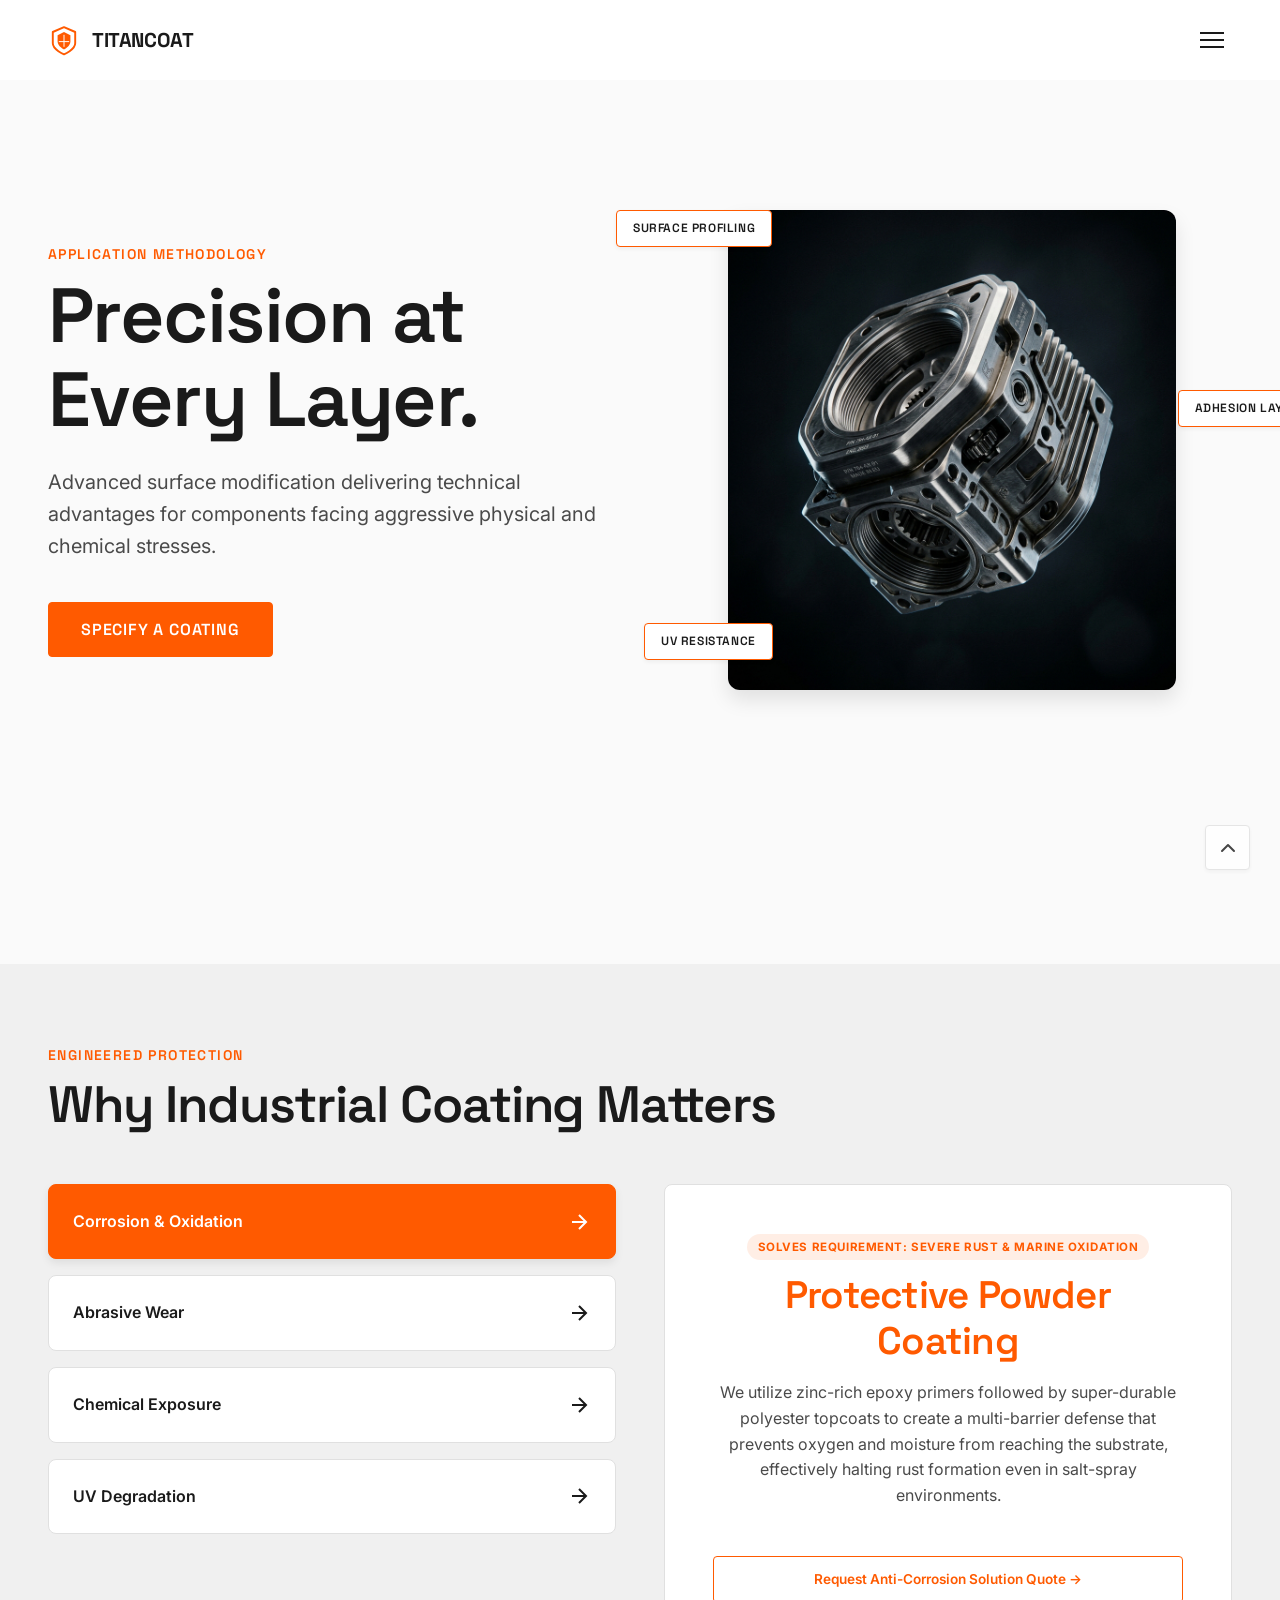
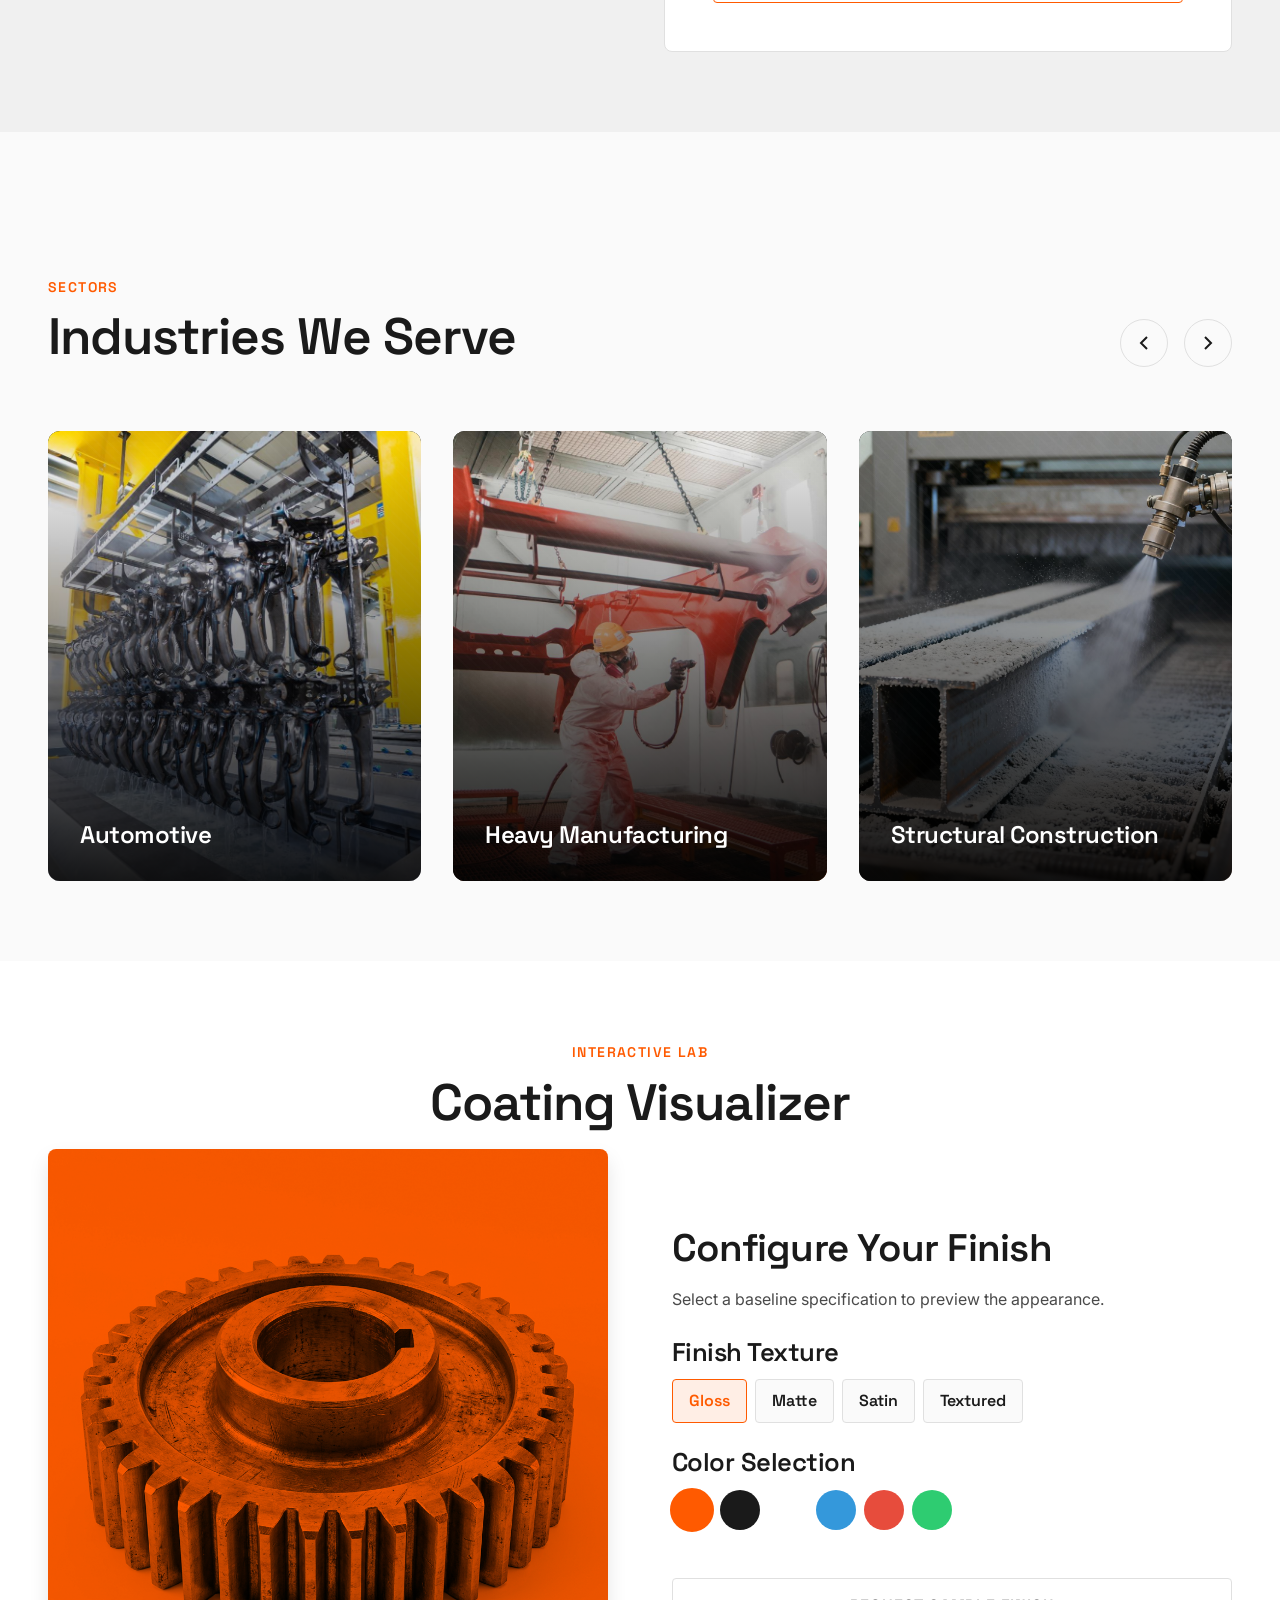
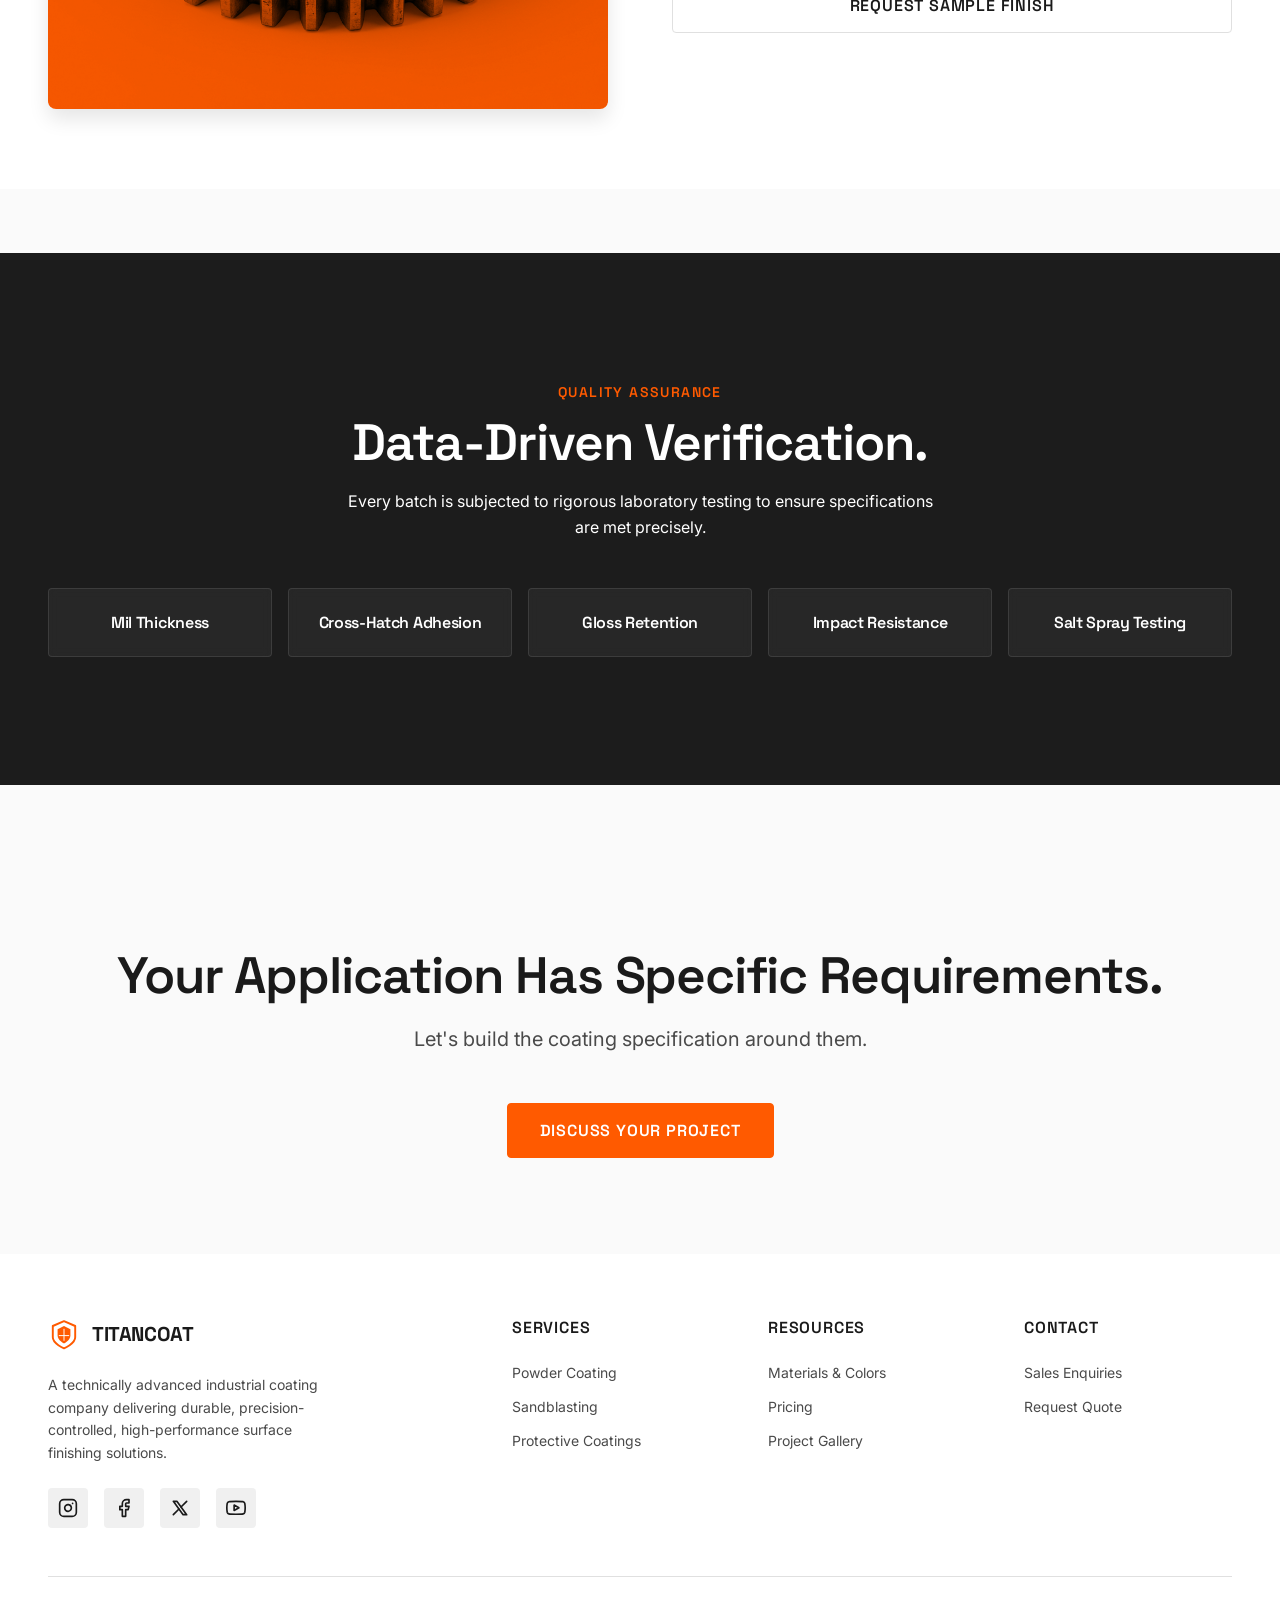
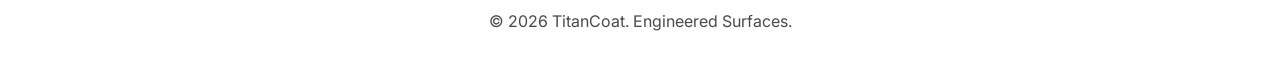
<file: home-2.html>
<!DOCTYPE html>
<html lang="en" dir="ltr" data-theme="light">
<head>
    <meta charset="UTF-8">
    <meta name="viewport" content="width=device-width, initial-scale=1.0">
    <title>TitanCoat | Technical Experience</title>
    
    <!-- CSS -->
    <link rel="stylesheet" href="assets/css/reset.css">
    <link rel="stylesheet" href="assets/css/variables.css">
    <link rel="stylesheet" href="assets/css/global.css">
    <link rel="stylesheet" href="assets/css/components.css">
    <link rel="stylesheet" href="assets/css/pages/home2.css">
    <link rel="icon" type="image/svg+xml" href="assets/images/favicon.svg">
</head>
<body>

    <!-- NAVBAR -->
    <nav class="navbar">
        <div class="container nav-container">
            <a href="index.html" class="logo">
                <svg viewBox="0 0 100 100" fill="none" xmlns="http://www.w3.org/2000/svg">
    <path d="M50 10 L85 25 L85 60 C85 80 50 95 50 95 C50 95 15 80 15 60 L15 25 L50 10 Z" stroke="var(--accent-orange)" stroke-width="6" stroke-linejoin="round"/>
    <path d="M50 25 L70 35 L70 55 C70 70 50 80 50 80 C50 80 30 70 30 55 L30 35 L50 25 Z" fill="var(--accent-orange)"/>
    <path d="M35 55 L65 55" stroke="var(--bg-card)" stroke-width="3" stroke-linecap="round"/>
    <path d="M50 35 L50 70" stroke="var(--bg-card)" stroke-width="3" stroke-linecap="round"/>
</svg>
TITANCOAT
            </a>

            <div class="nav-menu">
                <div class="nav-item-dropdown"> <a href="#" class="nav-link">Home <svg style="width:16px;height:16px;vertical-align:middle;margin-left:4px;" viewBox="0 0 24 24" fill="none" stroke="currentColor" stroke-width="2" stroke-linecap="round" stroke-linejoin="round"><polyline points="6 9 12 15 18 9"></polyline></svg></a> <div class="dropdown-menu"> <a href="index.html" class="dropdown-link">Home 1</a> <a href="home-2.html" class="dropdown-link">Home 2</a> </div> </div>
                <a href="about.html" class="nav-link">About</a>
                <a href="services.html" class="nav-link">Services</a>
                <a href="pricing.html" class="nav-link">Pricing</a>
                <a href="materials-colors.html" class="nav-link">Materials</a>
                <a href="portfolio.html" class="nav-link">Portfolio</a>
                <a href="contact.html" class="nav-link">Contact</a>
            </div>

            <div class="nav-actions">
                <button class="theme-toggle" aria-label="Toggle Theme"></button>
                <button class="rtl-toggle" id="rtl-toggle" title="Toggle RTL" style="display:flex;align-items:center;justify-content:center;"><svg width="20" height="20" viewBox="0 0 24 24" fill="none" stroke="currentColor" stroke-width="2" stroke-linecap="round" stroke-linejoin="round"><path d="M17 4l4 4-4 4"></path><path d="M21 8H3"></path><path d="M7 20l-4-4 4-4"></path><path d="M3 16h18"></path></svg></button>
                <a href="#" class="btn btn-primary" data-modal-target="quote-modal">REQUEST A QUOTE</a>
            </div>

            <button class="hamburger"><span></span><span></span><span></span></button>
        </div>
    </nav>

    <!-- MOBILE MENU -->
    <div class="mobile-menu">
        <div class="mobile-nav-links">
            <a href="index.html" class="nav-link">Home</a>
            <a href="home-2.html" class="nav-link active">Home 2</a>
            <a href="about.html" class="nav-link">About</a>
            <a href="services.html" class="nav-link">Services</a>
            <a href="pricing.html" class="nav-link">Pricing</a>
            <a href="materials-colors.html" class="nav-link">Materials</a>
            <a href="portfolio.html" class="nav-link">Portfolio</a>
            <a href="contact.html" class="nav-link">Contact</a>
            </div>
        <div class="mobile-top-controls">
            <button class="theme-toggle">Theme</button>
            <button class="rtl-toggle" id="rtl-toggle" title="Toggle RTL" style="display:flex;align-items:center;justify-content:center;"><svg width="20" height="20" viewBox="0 0 24 24" fill="none" stroke="currentColor" stroke-width="2" stroke-linecap="round" stroke-linejoin="round"><path d="M17 4l4 4-4 4"></path><path d="M21 8H3"></path><path d="M7 20l-4-4 4-4"></path><path d="M3 16h18"></path></svg></button>
        </div>
        <a href="#" class="btn btn-primary" data-modal-target="quote-modal" style="width: 100%; text-align: center;">REQUEST A QUOTE</a>
    </div>

    <!-- SECTION 01: SPLIT INDUSTRIAL HERO -->
    <section class="split-hero">
        <div class="container">
            <div class="split-hero-container">
                <div class="split-hero-text fade-up">
                    <span class="label-small">Application Methodology</span>
                    <h1>Precision at Every Layer.</h1>
                    <p class="text-lead">Advanced surface modification delivering technical advantages for components facing aggressive physical and chemical stresses.</p>
                    <button class="btn btn-primary" style="margin-top: 1rem;" data-modal-target="quote-modal">Specify a Coating</button>
                </div>
                <div class="split-hero-visual fade-up" style="transition-delay: 0.2s;">
                    <div class="hero-3d-model"></div>
                    <div class="tech-label tl-1">Surface Profiling</div>
                    <div class="tech-label tl-2">Adhesion Layer</div>
                    <div class="tech-label tl-3">UV Resistance</div>
                </div>
            </div>
        </div>
    </section>

    <!-- SECTION 02: WHY INDUSTRIAL COATING MATTERS -->
    <section class="problem-solution-section">
        <div class="container">
            <div class="fade-up">
                <span class="label-small">Engineered Protection</span>
                <h2>Why Industrial Coating Matters</h2>
            </div>
            
            <div class="ps-grid">
                <div class="ps-list fade-up">
                    <div class="ps-item active" data-target="ps-1">
                        <span>Corrosion & Oxidation</span>
                        <svg width="24" height="24" viewBox="0 0 24 24" fill="none" stroke="currentColor" stroke-width="2"><path d="M5 12h14M12 5l7 7-7 7"/></svg>
                    </div>
                    <div class="ps-item" data-target="ps-2">
                        <span>Abrasive Wear</span>
                        <svg width="24" height="24" viewBox="0 0 24 24" fill="none" stroke="currentColor" stroke-width="2"><path d="M5 12h14M12 5l7 7-7 7"/></svg>
                    </div>
                    <div class="ps-item" data-target="ps-3">
                        <span>Chemical Exposure</span>
                        <svg width="24" height="24" viewBox="0 0 24 24" fill="none" stroke="currentColor" stroke-width="2"><path d="M5 12h14M12 5l7 7-7 7"/></svg>
                    </div>
                    <div class="ps-item" data-target="ps-4">
                        <span>UV Degradation</span>
                        <svg width="24" height="24" viewBox="0 0 24 24" fill="none" stroke="currentColor" stroke-width="2"><path d="M5 12h14M12 5l7 7-7 7"/></svg>
                    </div>
                </div>
                
                <div class="ps-display fade-up" style="transition-delay: 0.2s;">
                    <div class="ps-solution active" id="ps-1">
                        <span class="req-match-pill">Solves Requirement: Severe Rust & Marine Oxidation</span>
                        <h3>Protective Powder Coating</h3>
                        <p>We utilize zinc-rich epoxy primers followed by super-durable polyester topcoats to create a multi-barrier defense that prevents oxygen and moisture from reaching the substrate, effectively halting rust formation even in salt-spray environments.</p>
                        <button class="service-card-cta-btn" style="margin-top: 1.5rem;" data-modal-target="quote-modal" data-preselect-system="Zinc-Rich Primers & Barriers">Request Anti-Corrosion Solution Quote &rarr;</button>
                    </div>
                    <div class="ps-solution" id="ps-2">
                        <span class="req-match-pill">Solves Requirement: High-Friction Mechanical Wear</span>
                        <h3>Surface Hardening</h3>
                        <p>For high-friction components, we apply specifically formulated ceramic-infused or high-density polyurethane coatings that offer exceptional abrasion resistance, extending the operational life of moving parts.</p>
                        <button class="service-card-cta-btn" style="margin-top: 1.5rem;" data-modal-target="quote-modal" data-preselect-system="Specialty & Extreme Environment Coatings">Request Surface Hardening Quote &rarr;</button>
                    </div>
                    <div class="ps-solution" id="ps-3">
                        <span class="req-match-pill">Solves Requirement: Caustic Acid & Chemical Immersion</span>
                        <h3>Chemical Isolation</h3>
                        <p>In acidic or alkaline environments, our specialized epoxy and fluoropolymer coatings create an impermeable shield, preventing structural degradation and maintaining component integrity in harsh processing plants.</p>
                        <button class="service-card-cta-btn" style="margin-top: 1.5rem;" data-modal-target="quote-modal" data-preselect-system="High-Performance Liquid Coatings">Request Chemical Isolation Quote &rarr;</button>
                    </div>
                    <div class="ps-solution" id="ps-4">
                        <span class="req-match-pill">Solves Requirement: Intense Solar Radiation & Weathering</span>
                        <h3>UV Resistant Formulations</h3>
                        <p>Exterior architectural and machinery components receive specialized fluoropolymer or advanced polyester formulations designed to resist chalking, fading, and gloss loss under intense solar radiation.</p>
                        <button class="service-card-cta-btn" style="margin-top: 1.5rem;" data-modal-target="quote-modal" data-preselect-system="Thermoset Powder Coatings">Request UV Protection Quote &rarr;</button>
                    </div>
                </div>
            </div>
        </div>
    </section>

    <!-- SECTION 03: INDUSTRIES WE SERVE -->
    <section class="industries-section">
        <div class="container">
            <div class="fade-up" style="display: flex; justify-content: space-between; align-items: flex-end;">
                <div>
                    <span class="label-small">Sectors</span>
                    <h2>Industries We Serve</h2>
                </div>
                <div class="slider-controls" style="display: flex; gap: 1rem; padding-bottom: var(--space-sm);">
                    <button class="slider-arrow" id="industries-prev" aria-label="Previous">
                        <svg width="24" height="24" viewBox="0 0 24 24" fill="none" stroke="currentColor" stroke-width="2"><path d="M15 18l-6-6 6-6"/></svg>
                    </button>
                    <button class="slider-arrow" id="industries-next" aria-label="Next">
                        <svg width="24" height="24" viewBox="0 0 24 24" fill="none" stroke="currentColor" stroke-width="2"><path d="M9 18l6-6-6-6"/></svg>
                    </button>
                </div>
            </div>
            <div class="industries-track-container fade-up" style="margin-top: 2rem;">
                <div class="industries-track">
                    <div class="industry-card">
                        <img src="assets/images/Automotive.png" alt="Automotive" class="industry-card-img">
                        <h3>Automotive</h3>
                    </div>
                    <div class="industry-card">
                        <img src="assets/images/Heavy%20Manufacturing.png" alt="Heavy Manufacturing" class="industry-card-img">
                        <h3>Heavy Manufacturing</h3>
                    </div>
                    <div class="industry-card">
                        <img src="assets/images/Structural%20Construction.png" alt="Structural Construction" class="industry-card-img">
                        <h3>Structural Construction</h3>
                    </div>
                    <div class="industry-card">
                        <img src="assets/images/Electrical%20Housings.png" alt="Electrical Housings" class="industry-card-img">
                        <h3>Electrical Housings</h3>
                    </div>
                    <div class="industry-card">
                        <img src="assets/images/Agricultural%20Machinery.png" alt="Agricultural Machinery" class="industry-card-img">
                        <h3>Agricultural Machinery</h3>
                    </div>
                    <div class="industry-card">
                        <img src="assets/images/Marine%20Infrastructure.png" alt="Marine Infrastructure" class="industry-card-img">
                        <h3>Marine Infrastructure</h3>
                    </div>
                </div>
            </div>
        </div>
    </section>

    <!-- SECTION 04: FINISH VISUALIZER -->
    <section class="visualizer-section">
        <div class="container">
            <div class="fade-up text-center mb-4">
                <span class="label-small">Interactive Lab</span>
                <h2>Coating Visualizer</h2>
            </div>
            
            <div class="visualizer-grid mt-4">
                <div class="visualizer-display fade-up">
                    <img src="assets/images/base_metal_object.jpg" class="visualizer-base" alt="Raw Component">
                    <div class="visualizer-overlay" id="v-overlay" style="background-color: var(--accent-orange);"></div>
                    <div class="visualizer-texture" id="v-texture"></div>
                </div>
                
                <div class="visualizer-controls fade-up" style="transition-delay: 0.2s;">
                    <h3>Configure Your Finish</h3>
                    <p>Select a baseline specification to preview the appearance.</p>
                    
                    <h4>Finish Texture</h4>
                    <div class="control-group" id="finish-controls">
                        <button class="v-btn active" data-texture="none" data-opacity="0.8">Gloss</button>
                        <button class="v-btn" data-texture="none" data-opacity="0.95">Matte</button>
                        <button class="v-btn" data-texture="none" data-opacity="0.85">Satin</button>
                        <button class="v-btn" data-texture="noise" data-opacity="0.9">Textured</button>
                    </div>
                    
                    <h4>Color Selection</h4>
                    <div class="control-group" id="color-controls">
                        <button class="color-btn active" style="background-color: #FF5A00;" data-color="#FF5A00" title="Safety Orange"></button>
                        <button class="color-btn" style="background-color: #1A1A1A;" data-color="#1A1A1A" title="Graphite"></button>
                        <button class="color-btn" style="background-color: #FFFFFF;" data-color="#FFFFFF" title="Industrial White"></button>
                        <button class="color-btn" style="background-color: #3498db;" data-color="#3498db" title="Machine Blue"></button>
                        <button class="color-btn" style="background-color: #e74c3c;" data-color="#e74c3c" title="Alert Red"></button>
                        <button class="color-btn" style="background-color: #2ecc71;" data-color="#2ecc71" title="Safety Green"></button>
                    </div>
                    
                    <button class="btn btn-outline" style="margin-top: 3rem; width: 100%;" data-modal-target="quote-modal">Request Sample Finish</button>
                </div>
            </div>
        </div>
    </section>

    <!-- SECTION 05: QUALITY CONTROL -->
    <section class="quality-section">
        <div class="container quality-content">
            <div class="fade-up text-center">
                <span class="label-small">Quality Assurance</span>
                <h2>Data-Driven Verification.</h2>
                <p style="max-width: 600px; margin: 0 auto;">Every batch is subjected to rigorous laboratory testing to ensure specifications are met precisely.</p>
            </div>
            
            <div class="qc-grid">
                <div class="qc-item fade-up">
                    <h4>Mil Thickness</h4>
                </div>
                <div class="qc-item fade-up" style="transition-delay: 0.1s;">
                    <h4>Cross-Hatch Adhesion</h4>
                </div>
                <div class="qc-item fade-up" style="transition-delay: 0.2s;">
                    <h4>Gloss Retention</h4>
                </div>
                <div class="qc-item fade-up" style="transition-delay: 0.3s;">
                    <h4>Impact Resistance</h4>
                </div>
                <div class="qc-item fade-up" style="transition-delay: 0.4s;">
                    <h4>Salt Spray Testing</h4>
                </div>
            </div>
        </div>
    </section>

    <!-- SECTION 06: CONSULTATION CTA -->
    <section class="consultation-cta">
        <div class="container fade-up">
            <h2>Your Application Has Specific Requirements.</h2>
            <p class="text-lead">Let's build the coating specification around them.</p>
            <button class="btn btn-primary" style="margin-top: 1.5rem;" data-modal-target="quote-modal">Discuss Your Project</button>
        </div>
    </section>

    <!-- FOOTER (Same as index.html) -->
    <footer class="footer">
        <div class="container">
            <div class="footer-grid">
                <div class="footer-col">
                    <a href="index.html" class="logo" style="margin-bottom: 1.5rem;">
                        <svg viewBox="0 0 100 100" fill="none" xmlns="http://www.w3.org/2000/svg">
    <path d="M50 10 L85 25 L85 60 C85 80 50 95 50 95 C50 95 15 80 15 60 L15 25 L50 10 Z" stroke="var(--accent-orange)" stroke-width="6" stroke-linejoin="round"/>
    <path d="M50 25 L70 35 L70 55 C70 70 50 80 50 80 C50 80 30 70 30 55 L30 35 L50 25 Z" fill="var(--accent-orange)"/>
    <path d="M35 55 L65 55" stroke="var(--bg-card)" stroke-width="3" stroke-linecap="round"/>
    <path d="M50 35 L50 70" stroke="var(--bg-card)" stroke-width="3" stroke-linecap="round"/>
</svg>
TITANCOAT
                    </a>
                    <p style="font-size: 0.875rem; max-width: 300px;">A technically advanced industrial coating company delivering durable, precision-controlled, high-performance surface finishing solutions.</p>
                    <div class="social-icons">
                        <a href="#" aria-label="Instagram"><svg width="20" height="20" viewBox="0 0 24 24" fill="none" stroke="currentColor" stroke-width="2" stroke-linecap="round" stroke-linejoin="round"><rect x="2" y="2" width="20" height="20" rx="5" ry="5"></rect><path d="M16 11.37A4 4 0 1 1 12.63 8 4 4 0 0 1 16 11.37z"></path><line x1="17.5" y1="6.5" x2="17.51" y2="6.5"></line></svg></a>
                        <a href="#" aria-label="Facebook"><svg width="20" height="20" viewBox="0 0 24 24" fill="none" stroke="currentColor" stroke-width="2" stroke-linecap="round" stroke-linejoin="round"><path d="M18 2h-3a5 5 0 0 0-5 5v3H7v4h3v8h4v-8h3l1-4h-4V7a1 1 0 0 1 1-1h3z"></path></svg></a>
                        <a href="#" aria-label="X (Twitter)"><svg width="20" height="20" viewBox="0 0 24 24" fill="none" stroke="currentColor" stroke-width="2" stroke-linecap="round" stroke-linejoin="round"><path d="M4 4l11.733 16h4.267l-11.733 -16z"/><path d="M4 20l6.768 -6.768m2.46 -2.46l6.772 -6.772"/></svg></a>
                        <a href="#" aria-label="YouTube"><svg width="20" height="20" viewBox="0 0 24 24" fill="none" stroke="currentColor" stroke-width="2" stroke-linecap="round" stroke-linejoin="round"><path d="M22.54 6.42a2.78 2.78 0 0 0-1.94-2C18.88 4 12 4 12 4s-6.88 0-8.6.46a2.78 2.78 0 0 0-1.94 2A29 29 0 0 0 1 11.75a29 29 0 0 0 .46 5.33 2.78 2.78 0 0 0 1.94 2c1.72.46 8.6.46 8.6.46s6.88 0 8.6-.46a2.78 2.78 0 0 0 1.94-2 29 29 0 0 0 .46-5.33 29 29 0 0 0-.46-5.33z"></path><polygon points="9.75 15.02 15.5 11.75 9.75 8.48 9.75 15.02"></polygon></svg></a>
                    </div>
                </div>
                <div class="footer-col">
                    <h4>Services</h4>
                    <div class="footer-links">
                        <a href="services.html">Powder Coating</a>
                        <a href="services.html">Sandblasting</a>
                        <a href="services.html">Protective Coatings</a>
                    </div>
                </div>
                <div class="footer-col">
                    <h4>Resources</h4>
                    <div class="footer-links">
                        <a href="materials-colors.html">Materials & Colors</a>
                        <a href="pricing.html">Pricing</a>
                        <a href="portfolio.html">Project Gallery</a>
                    </div>
                </div>
                <div class="footer-col">
                    <h4>Contact</h4>
                    <div class="footer-links">
                        <a href="contact.html">Sales Enquiries</a>
                        <a href="#" data-modal-target="quote-modal">Request Quote</a>
                    </div>
                </div>
            </div>
            <div class="footer-bottom" style="justify-content: center; position: relative;">
                <p style="text-align: center; margin: 0;">&copy; 2026 TitanCoat. Engineered Surfaces.</p>
                <button onclick="window.scrollTo({top: 0, behavior: 'smooth'})" class="back-to-top" aria-label="Back to top">
                    <svg width="24" height="24" viewBox="0 0 24 24" fill="none" stroke="currentColor" stroke-width="2" stroke-linecap="round" stroke-linejoin="round"><polyline points="18 15 12 9 6 15"></polyline></svg>
                </button>
            </div>
        </div>
    </footer>

    <!-- MODAL: QUOTE & CONSULTATION REQUEST -->
    <div class="modal-overlay" id="quote-modal">
        <div class="modal-card">
            <button class="modal-close">&times;</button>
            <div class="modal-header">
                <h3 id="modal-heading">Request a Coating Quote</h3>
                <p id="modal-subheading">Provide your project details for an itemized engineering evaluation.</p>
            </div>

            <!-- Tab Switcher between Quote (RFQ) and Technical Consultation -->
            <div class="modal-tab-nav">
                <button type="button" class="modal-tab-btn active" id="modal-tab-rfq">Production Quote (RFQ)</button>
                <button type="button" class="modal-tab-btn" id="modal-tab-consult">Engineering Consultation</button>
            </div>

            <!-- FORM 1: PRODUCTION QUOTE (RFQ) -->
            <form id="rfq-form" onsubmit="event.preventDefault(); alert('Quote Request Submitted! Our engineering team will review your specifications and reply within 24–48 hours.'); this.closest('.modal-overlay').classList.remove('active'); document.body.style.overflow = '';">
                <div class="form-grid">
                    <div class="form-group">
                        <label class="form-label">Coating System / Process</label>
                        <select class="form-control" id="quote-project-type" required>
                            <option value="">Select process...</option>
                            <option value="Thermoset Powder Coatings">Thermoset Powder Coating (AAMA 2604/2605)</option>
                            <option value="Thermoplastic Coatings">Thermoplastic Coating (Nylon / PE)</option>
                            <option value="High-Performance Liquid Coatings">High-Performance Liquid / 2K Polyurethane</option>
                            <option value="Zinc-Rich Primers & Barriers">Zinc-Rich Epoxy Primer (C5-M Marine)</option>
                            <option value="Specialty & Extreme Environment Coatings">High-Temp Ceramic & Silicone (Up to 1,200°F)</option>
                            <option value="Textures, Gloss & Custom Finishes">Architectural Textures & Custom RAL</option>
                            <option value="Sandblasting & Surface Prep">Abrasive Sandblasting Prep Only</option>
                        </select>
                    </div>
                    <div class="form-group">
                        <label class="form-label">Substrate Material</label>
                        <select class="form-control" id="quote-substrate" required>
                            <option value="">Select substrate...</option>
                            <option>Structural / Carbon Steel</option>
                            <option>Aluminum (Extrusions / Sheet)</option>
                            <option>Stainless Steel (304 / 316)</option>
                            <option>Cast Iron / Ductile Iron</option>
                            <option>Galvanized Steel</option>
                            <option>Brass / Copper / Yellow Metals</option>
                            <option>Other / Composite</option>
                        </select>
                    </div>
                </div>
                <div class="form-grid">
                    <div class="form-group">
                        <label class="form-label">Estimated Quantity</label>
                        <input type="number" class="form-control" placeholder="Number of parts / batch" required>
                    </div>
                    <div class="form-group">
                        <label class="form-label">Required Finish / Spec</label>
                        <select class="form-control" required>
                            <option value="">Select finish...</option>
                            <option>Matte (5% - 20% Gloss)</option>
                            <option>Satin (30% - 50% Gloss)</option>
                            <option>High Gloss (80%+ Gloss)</option>
                            <option>Fine Textured / Wrinkle</option>
                            <option>Metallic / Sparkle</option>
                            <option>Custom RAL Color Match</option>
                        </select>
                    </div>
                </div>
                <div class="form-group">
                    <label class="form-label">Part Dimensions, Masking Zones & Service Environment</label>
                    <textarea class="form-control" placeholder="Describe length x width x height, estimated part weight, critical threads/bores to mask, and outdoor/chemical exposure needs..." required></textarea>
                </div>
                <button type="submit" class="btn btn-primary" style="width: 100%;">SUBMIT PRODUCTION RFQ (24-48 HR RESPONSE)</button>
            </form>

            <!-- FORM 2: TECHNICAL CONSULTATION -->
            <form id="consult-form" style="display: none;" onsubmit="event.preventDefault(); alert('Consultation Request Received! A Senior Coating Materials Engineer will contact you within 1 business day.'); this.closest('.modal-overlay').classList.remove('active'); document.body.style.overflow = '';">
                <div class="form-grid">
                    <div class="form-group">
                        <label class="form-label">Consultation Focus</label>
                        <select class="form-control" required>
                            <option value="">Select engineering challenge...</option>
                            <option>Coating System Selection for New Product</option>
                            <option>Premature Coating Failure Troubleshooting</option>
                            <option>Specification Compliance (ASTM, AAMA, MIL-SPEC)</option>
                            <option>Harsh Environment / Salt Spray / Chemical Defense</option>
                            <option>Substrate Pre-Treatment & Blast Profiling</option>
                            <option>Custom Formulation or Test Coupon Sampling</option>
                        </select>
                    </div>
                    <div class="form-group">
                        <label class="form-label">Preferred Discussion Format</label>
                        <select class="form-control" required>
                            <option value="Phone Call">Direct Engineering Phone Call</option>
                            <option value="Virtual Video Meeting">Virtual Video Conference (Screen Share)</option>
                            <option value="Email Technical Brief">Email Technical Evaluation Brief</option>
                            <option value="Facility Visit">Facility & Lab Visit (On-Site)</option>
                        </select>
                    </div>
                </div>
                <div class="form-grid">
                    <div class="form-group">
                        <label class="form-label">Company / Organization</label>
                        <input type="text" class="form-control" placeholder="Company or project name" required>
                    </div>
                    <div class="form-group">
                        <label class="form-label">Contact Email or Direct Phone</label>
                        <input type="text" class="form-control" placeholder="Email or direct line" required>
                    </div>
                </div>
                <div class="form-group">
                    <label class="form-label">Technical Challenge / Operating Environment Details</label>
                    <textarea class="form-control" placeholder="Describe temperatures, chemical exposure, substrate alloy, failure history, or required ASTM specifications..." required></textarea>
                </div>
                <button type="submit" class="btn btn-primary" style="width: 100%;">SCHEDULE 1-ON-1 TECHNICAL CONSULTATION</button>
            </form>
        </div>
    </div>
    <!-- MODAL: AUTHENTICATION -->
    <div class="modal-overlay" id="auth-modal">
        <div class="modal-card" style="max-width: 400px;">
            <button class="modal-close">&times;</button>
            <div id="login-form-container">
                <div class="modal-header"><h3>Client Portal</h3></div>
                <form onsubmit="event.preventDefault(); alert('Login Successful! (Demo)'); this.closest('.modal-overlay').classList.remove('active'); document.body.style.overflow = '';">
                    <div class="form-group"><input type="email" class="form-control" placeholder="Email" required></div>
                    <div class="form-group"><input type="password" class="form-control" placeholder="Password" required></div>
                    <button type="submit" class="btn btn-primary" style="width: 100%;">Sign In</button>
                </form>
            </div>
        </div>
    </div>

    <!-- Scripts -->
    <script src="assets/js/theme.js"></script>
    <script src="assets/js/rtl.js"></script>
    <script src="assets/js/main.js"></script>
    <script src="assets/js/modals.js"></script>
    
    <script>
        document.addEventListener('DOMContentLoaded', () => {
            // Problem/Solution interaction
            const psItems = document.querySelectorAll('.ps-item');
            const psSolutions = document.querySelectorAll('.ps-solution');
            
            psItems.forEach(item => {
                item.addEventListener('click', () => {
                    psItems.forEach(i => i.classList.remove('active'));
                    psSolutions.forEach(s => s.classList.remove('active'));
                    
                    item.classList.add('active');
                    const targetId = item.getAttribute('data-target');
                    document.getElementById(targetId).classList.add('active');
                });
            });

            // Finish Visualizer interaction
            const overlay = document.getElementById('v-overlay');
            const texture = document.getElementById('v-texture');
            const finishBtns = document.querySelectorAll('#finish-controls .v-btn');
            const colorBtns = document.querySelectorAll('#color-controls .color-btn');

            let currentColor = '#FF5A00';
            let currentOpacity = '0.8';

            finishBtns.forEach(btn => {
                btn.addEventListener('click', () => {
                    finishBtns.forEach(b => b.classList.remove('active'));
                    btn.classList.add('active');
                    
                    const tx = btn.getAttribute('data-texture');
                    currentOpacity = btn.getAttribute('data-opacity');
                    
                    if (tx === 'noise') {
                        texture.style.opacity = '1';
                    } else {
                        texture.style.opacity = '0';
                    }
                    overlay.style.opacity = currentOpacity;
                });
            });

            colorBtns.forEach(btn => {
                btn.addEventListener('click', () => {
                    colorBtns.forEach(b => b.classList.remove('active'));
                    btn.classList.add('active');
                    
                    currentColor = btn.getAttribute('data-color');
                    overlay.style.backgroundColor = currentColor;
                });
            });

            // Industries Slider Logic
            const trackContainer = document.querySelector('.industries-track-container');
            const prevBtn = document.getElementById('industries-prev');
            const nextBtn = document.getElementById('industries-next');
            
            if (trackContainer && prevBtn && nextBtn) {
                const scrollAmount = () => {
                    const card = trackContainer.querySelector('.industry-card');
                    // card width + gap (2rem = 32px roughly, but flex gap handles it)
                    // We can just scroll by clientWidth of one card + 32
                    return card.clientWidth + 32; 
                };

                prevBtn.addEventListener('click', () => {
                    trackContainer.scrollBy({ left: -scrollAmount(), behavior: 'smooth' });
                });
                
                nextBtn.addEventListener('click', () => {
                    trackContainer.scrollBy({ left: scrollAmount(), behavior: 'smooth' });
                });
            }
        });
    </script>
</body>
</html>
</file>
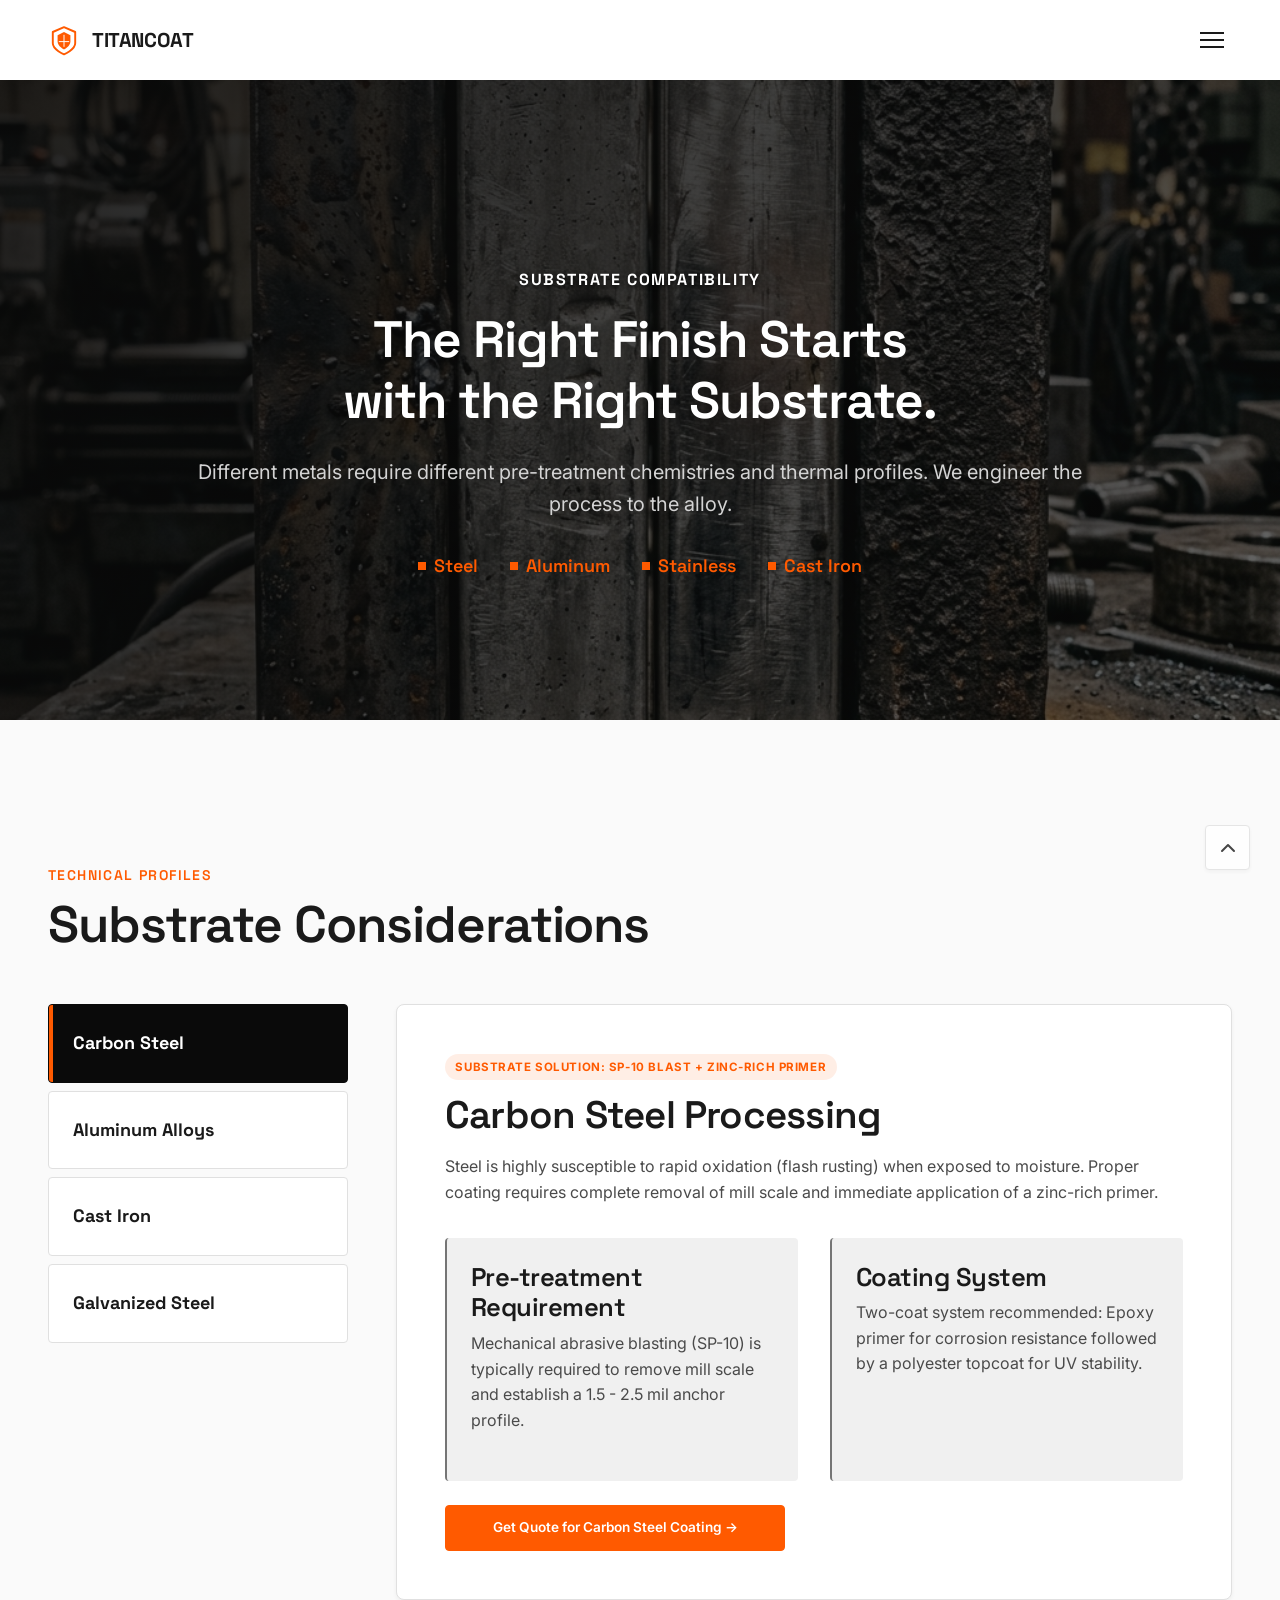
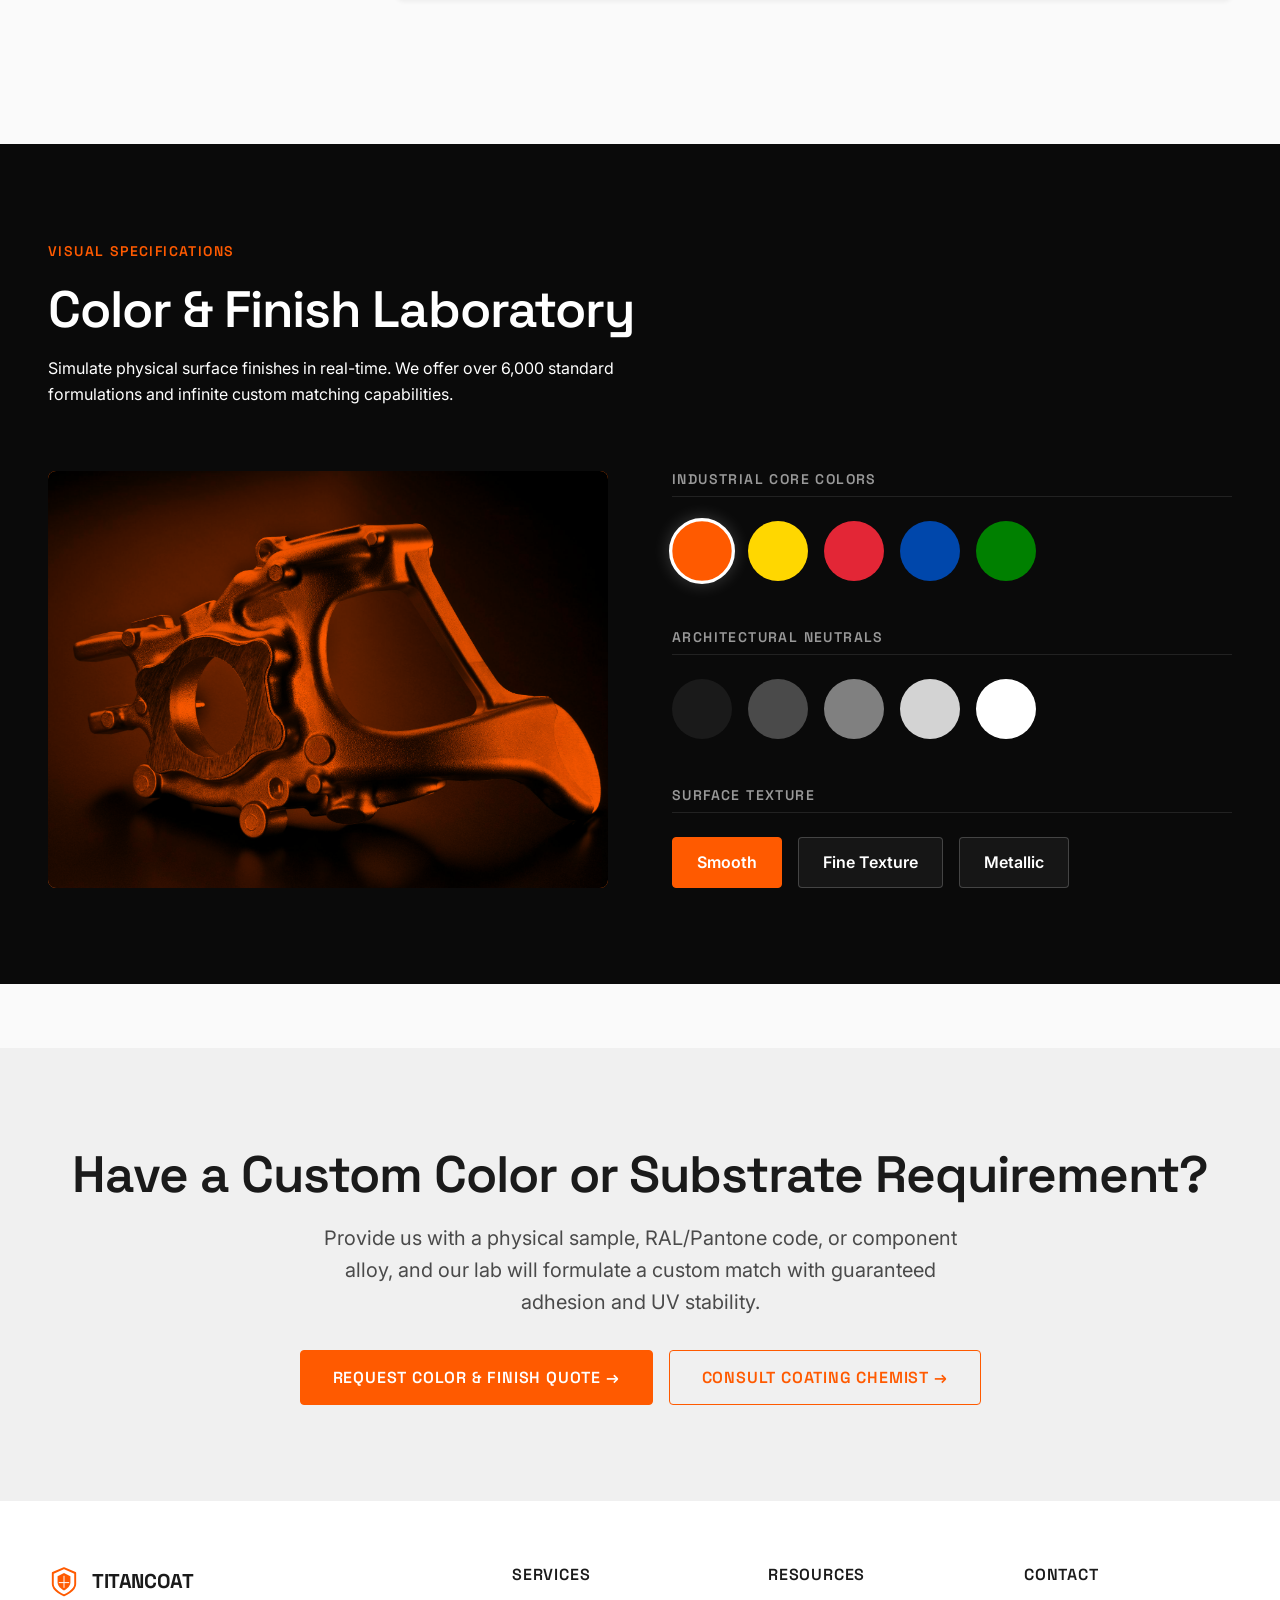
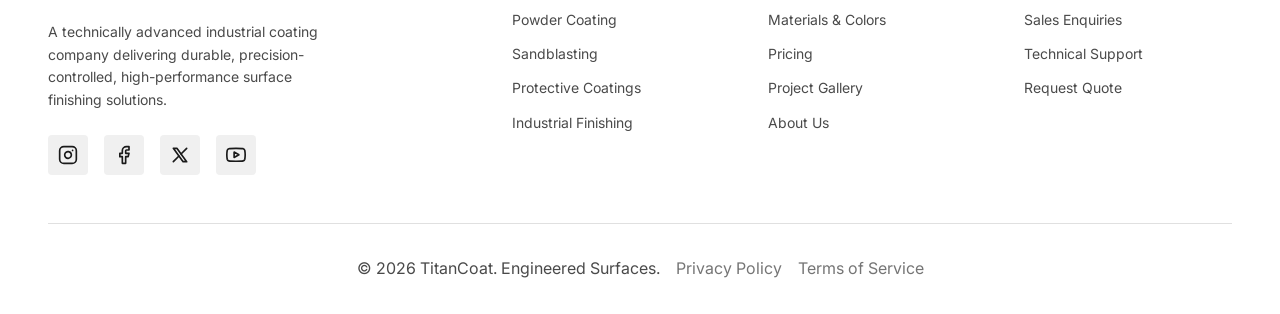
<file: materials-colors.html>
<!DOCTYPE html>
<html lang="en" dir="ltr" data-theme="light">
<head>
    <meta charset="UTF-8">
    <meta name="viewport" content="width=device-width, initial-scale=1.0">
    <title>TitanCoat | Materials & Colors</title>
    
    <link rel="stylesheet" href="assets/css/reset.css">
    <link rel="stylesheet" href="assets/css/variables.css">
    <link rel="stylesheet" href="assets/css/global.css">
    <link rel="stylesheet" href="assets/css/components.css">
    <link rel="stylesheet" href="assets/css/pages/materials.css">
    <link rel="icon" type="image/svg+xml" href="assets/images/favicon.svg">
</head>
<body>

    <!-- NAVBAR -->
    <nav class="navbar">
        <div class="container nav-container">
            <a href="index.html" class="logo">
                <svg viewBox="0 0 100 100" fill="none" xmlns="http://www.w3.org/2000/svg">
    <path d="M50 10 L85 25 L85 60 C85 80 50 95 50 95 C50 95 15 80 15 60 L15 25 L50 10 Z" stroke="var(--accent-orange)" stroke-width="6" stroke-linejoin="round"/>
    <path d="M50 25 L70 35 L70 55 C70 70 50 80 50 80 C50 80 30 70 30 55 L30 35 L50 25 Z" fill="var(--accent-orange)"/>
    <path d="M35 55 L65 55" stroke="var(--bg-card)" stroke-width="3" stroke-linecap="round"/>
    <path d="M50 35 L50 70" stroke="var(--bg-card)" stroke-width="3" stroke-linecap="round"/>
</svg>
TITANCOAT
            </a>

            <div class="nav-menu">
                <div class="nav-item-dropdown"> <a href="#" class="nav-link">Home <svg style="width:16px;height:16px;vertical-align:middle;margin-left:4px;" viewBox="0 0 24 24" fill="none" stroke="currentColor" stroke-width="2" stroke-linecap="round" stroke-linejoin="round"><polyline points="6 9 12 15 18 9"></polyline></svg></a> <div class="dropdown-menu"> <a href="index.html" class="dropdown-link">Home 1</a> <a href="home-2.html" class="dropdown-link">Home 2</a> </div> </div>
                <a href="about.html" class="nav-link">About</a>
                <a href="services.html" class="nav-link">Services</a>
                <a href="pricing.html" class="nav-link">Pricing</a>
                <a href="materials-colors.html" class="nav-link active">Materials</a>
                <a href="portfolio.html" class="nav-link">Portfolio</a>
                <a href="contact.html" class="nav-link">Contact</a>
            </div>

            <div class="nav-actions">
                <button class="theme-toggle" aria-label="Toggle Theme"></button>
                <button class="rtl-toggle" id="rtl-toggle" title="Toggle RTL" style="display:flex;align-items:center;justify-content:center;"><svg width="20" height="20" viewBox="0 0 24 24" fill="none" stroke="currentColor" stroke-width="2" stroke-linecap="round" stroke-linejoin="round"><path d="M17 4l4 4-4 4"></path><path d="M21 8H3"></path><path d="M7 20l-4-4 4-4"></path><path d="M3 16h18"></path></svg></button>
                <a href="#" class="btn btn-primary" data-modal-target="quote-modal">REQUEST A QUOTE</a>
            </div>

            <button class="hamburger"><span></span><span></span><span></span></button>
        </div>
    </nav>

    <!-- MOBILE MENU -->
    <div class="mobile-menu">
        <div class="mobile-nav-links">
            <a href="index.html" class="nav-link">Home</a>
            <a href="home-2.html" class="nav-link">Home 2</a>
            <a href="about.html" class="nav-link">About</a>
            <a href="services.html" class="nav-link">Services</a>
            <a href="pricing.html" class="nav-link">Pricing</a>
            <a href="materials-colors.html" class="nav-link active">Materials</a>
            <a href="portfolio.html" class="nav-link">Portfolio</a>
            <a href="contact.html" class="nav-link">Contact</a>
            </div>
        <div class="mobile-top-controls">
            <button class="theme-toggle">Theme</button>
            <button class="rtl-toggle" id="rtl-toggle" title="Toggle RTL" style="display:flex;align-items:center;justify-content:center;"><svg width="20" height="20" viewBox="0 0 24 24" fill="none" stroke="currentColor" stroke-width="2" stroke-linecap="round" stroke-linejoin="round"><path d="M17 4l4 4-4 4"></path><path d="M21 8H3"></path><path d="M7 20l-4-4 4-4"></path><path d="M3 16h18"></path></svg></button>
        </div>
        <a href="#" class="btn btn-primary" data-modal-target="quote-modal" style="width: 100%; text-align: center;">REQUEST A QUOTE</a>
    </div>

    <!-- SECTION 01: MATERIAL HERO -->
    <section class="materials-hero" style="padding-top: 11rem !important; padding-bottom: 5rem !important;">
        <div class="materials-hero-bg"></div>
        <div class="materials-hero-overlay"></div>
        <div class="container relative" style="margin-top: 2rem !important;">
            <div class="materials-hero-content fade-up">
                <span class="label-small" style="color: #FFFFFF !important; font-size: 1rem !important; font-weight: 700 !important; display: block !important; visibility: visible !important; opacity: 1 !important; margin: 0 auto 1rem auto !important; letter-spacing: 0.1em; text-transform: uppercase; text-shadow: 0 2px 4px rgba(0, 0, 0, 0.8);">Substrate Compatibility</span>
                <h1>The Right Finish Starts<br>with the Right Substrate.</h1>
                <p class="text-lead" style="color: #D3D3D3;">Different metals require different pre-treatment chemistries and thermal profiles. We engineer the process to the alloy.</p>
                <div class="materials-list-hero">
                    <span>Steel</span>
                    <span>Aluminum</span>
                    <span>Stainless</span>
                    <span>Cast Iron</span>
                </div>
            </div>
        </div>
    </section>

    <!-- SECTION 02: MATERIAL SELECTOR -->
    <section class="selector-section">
        <div class="container">
            <div class="fade-up">
                <span class="label-small">Technical Profiles</span>
                <h2>Substrate Considerations</h2>
            </div>
            
            <div class="selector-container fade-up">
                <div class="selector-nav" id="material-nav">
                    <button class="selector-btn active" data-target="mat-steel">Carbon Steel</button>
                    <button class="selector-btn" data-target="mat-alum">Aluminum Alloys</button>
                    <button class="selector-btn" data-target="mat-cast">Cast Iron</button>
                    <button class="selector-btn" data-target="mat-galv">Galvanized Steel</button>
                </div>
                
                <div class="selector-content-area">
                    <!-- Steel -->
                    <div class="selector-panel active" id="mat-steel">
                        <span class="req-match-pill">Substrate Solution: SP-10 Blast + Zinc-Rich Primer</span>
                        <h3>Carbon Steel Processing</h3>
                        <p>Steel is highly susceptible to rapid oxidation (flash rusting) when exposed to moisture. Proper coating requires complete removal of mill scale and immediate application of a zinc-rich primer.</p>
                        <div class="considerations-grid">
                            <div class="consideration-box">
                                <h4>Pre-treatment Requirement</h4>
                                <p>Mechanical abrasive blasting (SP-10) is typically required to remove mill scale and establish a 1.5 - 2.5 mil anchor profile.</p>
                            </div>
                            <div class="consideration-box">
                                <h4>Coating System</h4>
                                <p>Two-coat system recommended: Epoxy primer for corrosion resistance followed by a polyester topcoat for UV stability.</p>
                            </div>
                        </div>
                        <button class="service-card-cta-btn primary" style="margin-top: 1.5rem; max-width: 340px;" data-modal-target="quote-modal" data-preselect-substrate="Structural / Carbon Steel" data-preselect-system="Zinc-Rich Primers & Barriers">Get Quote for Carbon Steel Coating &rarr;</button>
                    </div>

                    <!-- Aluminum -->
                    <div class="selector-panel" id="mat-alum">
                        <span class="req-match-pill">Substrate Solution: Non-Chrome Zirconium Pre-Wash</span>
                        <h3>Aluminum Processing</h3>
                        <p>Aluminum forms a natural oxide layer that can interfere with coating adhesion. It requires specific chemical conversion processes rather than aggressive mechanical blasting.</p>
                        <div class="considerations-grid">
                            <div class="consideration-box">
                                <h4>Pre-treatment Requirement</h4>
                                <p>Multi-stage chemical wash including an acid etch and a non-chrome conversion coating (zirconium based).</p>
                            </div>
                            <div class="consideration-box">
                                <h4>Coating System</h4>
                                <p>Single-coat architectural polyester is often sufficient, providing excellent adhesion and weatherability.</p>
                            </div>
                        </div>
                        <button class="service-card-cta-btn primary" style="margin-top: 1.5rem; max-width: 340px;" data-modal-target="quote-modal" data-preselect-substrate="Aluminum (Extrusions / Sheet)" data-preselect-system="Thermoset Powder Coatings">Get Quote for Aluminum Coating &rarr;</button>
                    </div>

                    <!-- Cast Iron -->
                    <div class="selector-panel" id="mat-cast">
                        <span class="req-match-pill">Substrate Solution: High-Temp Pre-Bake + OGF Primer</span>
                        <h3>Cast Iron Processing</h3>
                        <p>Cast iron is extremely porous and holds trapped gases that can cause "outgassing" (bubbles/pinholes) during the thermal curing process.</p>
                        <div class="considerations-grid">
                            <div class="consideration-box">
                                <h4>Pre-treatment Requirement</h4>
                                <p>Requires a pre-bake cycle at temperatures higher than the cure temperature to release trapped gases prior to coating.</p>
                            </div>
                            <div class="consideration-box">
                                <h4>Coating System</h4>
                                <p>Specialized OGF (Outgas Forgiving) primers or powder formulations are necessary to bridge pores smoothly.</p>
                            </div>
                        </div>
                        <button class="service-card-cta-btn primary" style="margin-top: 1.5rem; max-width: 340px;" data-modal-target="quote-modal" data-preselect-substrate="Cast Iron / Ductile Iron" data-preselect-system="Thermoset Powder Coatings">Get Quote for Cast Iron Coating &rarr;</button>
                    </div>

                    <!-- Galvanized -->
                    <div class="selector-panel" id="mat-galv">
                        <span class="req-match-pill">Substrate Solution: SP-7 Brush Blast + Duplex Protection</span>
                        <h3>Galvanized Steel Processing</h3>
                        <p>Galvanized (zinc-coated) steel presents adhesion challenges due to passivators applied at the mill and the smoothness of the zinc layer.</p>
                        <div class="considerations-grid">
                            <div class="consideration-box">
                                <h4>Pre-treatment Requirement</h4>
                                <p>Light sweep blast ("brush off") to profile the zinc without removing it, followed by specialized chemical cleaning.</p>
                            </div>
                            <div class="consideration-box">
                                <h4>Coating System</h4>
                                <p>Requires outgas-forgiving powders to prevent bubbling from the porous zinc layer during curing.</p>
                            </div>
                        </div>
                        <button class="service-card-cta-btn primary" style="margin-top: 1.5rem; max-width: 340px;" data-modal-target="quote-modal" data-preselect-substrate="Galvanized Steel" data-preselect-system="Thermoset Powder Coatings">Get Quote for Galvanized Coating &rarr;</button>
                    </div>
                </div>
            </div>
        </div>
    </section>

    <!-- SECTION 03: COLOR & FINISH LAB -->
    <section class="lab-section">
        <div class="container">
            <div class="fade-up">
                <span class="label-small">Visual Specifications</span>
                <h2>Color & Finish Laboratory</h2>
                <p style="max-width: 600px;">Simulate physical surface finishes in real-time. We offer over 6,000 standard formulations and infinite custom matching capabilities.</p>
            </div>
            
            <div class="lab-grid fade-up">
                <div class="lab-display">
                    <img src="assets/images/Color%20%26%20Finish%20Laboratory.png" class="lab-base-img" alt="Color & Finish Laboratory">
                    <div class="lab-overlay" id="lab-overlay"></div>
                    <div class="lab-metallic" id="lab-metallic"></div>
                    <div class="lab-texture" id="lab-texture"></div>
                </div>
                
                <div class="lab-controls">
                    <div class="lab-category">
                        <h4>Industrial Core Colors</h4>
                        <div class="color-palette" id="core-colors">
                            <div class="palette-swatch active" style="background-color: #FF5A00;" data-color="#FF5A00" title="Safety Orange"></div>
                            <div class="palette-swatch" style="background-color: #FFD700;" data-color="#FFD700" title="Safety Yellow"></div>
                            <div class="palette-swatch" style="background-color: #E32636;" data-color="#E32636" title="Fire Red"></div>
                            <div class="palette-swatch" style="background-color: #0047AB;" data-color="#0047AB" title="Machine Blue"></div>
                            <div class="palette-swatch" style="background-color: #008000;" data-color="#008000" title="Safety Green"></div>
                        </div>
                    </div>
                    
                    <div class="lab-category">
                        <h4>Architectural Neutrals</h4>
                        <div class="color-palette" id="neutral-colors">
                            <div class="palette-swatch" style="background-color: #1A1A1A;" data-color="#1A1A1A" title="Jet Black"></div>
                            <div class="palette-swatch" style="background-color: #4A4A4A;" data-color="#4A4A4A" title="Charcoal"></div>
                            <div class="palette-swatch" style="background-color: #808080;" data-color="#808080" title="Machine Gray"></div>
                            <div class="palette-swatch" style="background-color: #D3D3D3;" data-color="#D3D3D3" title="Light Gray"></div>
                            <div class="palette-swatch" style="background-color: #FFFFFF;" data-color="#FFFFFF" title="Clean White"></div>
                        </div>
                    </div>
                    
                    <div class="lab-category">
                        <h4>Surface Texture</h4>
                        <div class="finish-types" id="texture-controls">
                            <button class="finish-btn active" data-type="smooth" data-opacity="0.8">Smooth</button>
                            <button class="finish-btn" data-type="texture" data-opacity="0.9">Fine Texture</button>
                            <button class="finish-btn" data-type="metallic" data-opacity="0.85">Metallic</button>
                        </div>
                    </div>
                </div>
            </div>
        </div>
    </section>

    <!-- SECTION 04: COLOR CTA -->
    <section class="color-cta">
        <div class="container fade-up text-center">
            <h2>Have a Custom Color or Substrate Requirement?</h2>
            <p class="text-lead" style="max-width: 680px; margin: 0 auto;">Provide us with a physical sample, RAL/Pantone code, or component alloy, and our lab will formulate a custom match with guaranteed adhesion and UV stability.</p>
            <div style="display: flex; gap: 1rem; justify-content: center; flex-wrap: wrap; margin-top: 2rem;">
                <button class="btn btn-primary" data-modal-target="quote-modal" data-form-mode="quote" data-preselect-system="Textures, Gloss & Custom Finishes">Request Color & Finish Quote &rarr;</button>
                <button class="btn btn-outline" style="border-color: var(--accent-orange); color: var(--accent-orange);" data-modal-target="quote-modal" data-form-mode="consultation">Consult Coating Chemist &rarr;</button>
            </div>
        </div>
    </section>

        <!-- FOOTER -->
    <footer class="footer">
        <div class="container">
            <div class="footer-grid">
                <div class="footer-col">
                    <a href="index.html" class="logo" style="margin-bottom: 1.5rem;">
                        <svg viewBox="0 0 100 100" fill="none" xmlns="http://www.w3.org/2000/svg">
    <path d="M50 10 L85 25 L85 60 C85 80 50 95 50 95 C50 95 15 80 15 60 L15 25 L50 10 Z" stroke="var(--accent-orange)" stroke-width="6" stroke-linejoin="round"/>
    <path d="M50 25 L70 35 L70 55 C70 70 50 80 50 80 C50 80 30 70 30 55 L30 35 L50 25 Z" fill="var(--accent-orange)"/>
    <path d="M35 55 L65 55" stroke="var(--bg-card)" stroke-width="3" stroke-linecap="round"/>
    <path d="M50 35 L50 70" stroke="var(--bg-card)" stroke-width="3" stroke-linecap="round"/>
</svg>
TITANCOAT
                    </a>
                    <p style="font-size: 0.875rem; max-width: 300px;">A technically advanced industrial coating company delivering durable, precision-controlled, high-performance surface finishing solutions.</p>
                    <div class="social-icons">
                        <a href="#" aria-label="Instagram"><svg width="20" height="20" viewBox="0 0 24 24" fill="none" stroke="currentColor" stroke-width="2" stroke-linecap="round" stroke-linejoin="round"><rect x="2" y="2" width="20" height="20" rx="5" ry="5"></rect><path d="M16 11.37A4 4 0 1 1 12.63 8 4 4 0 0 1 16 11.37z"></path><line x1="17.5" y1="6.5" x2="17.51" y2="6.5"></line></svg></a>
                        <a href="#" aria-label="Facebook"><svg width="20" height="20" viewBox="0 0 24 24" fill="none" stroke="currentColor" stroke-width="2" stroke-linecap="round" stroke-linejoin="round"><path d="M18 2h-3a5 5 0 0 0-5 5v3H7v4h3v8h4v-8h3l1-4h-4V7a1 1 0 0 1 1-1h3z"></path></svg></a>
                        <a href="#" aria-label="X (Twitter)"><svg width="20" height="20" viewBox="0 0 24 24" fill="none" stroke="currentColor" stroke-width="2" stroke-linecap="round" stroke-linejoin="round"><path d="M4 4l11.733 16h4.267l-11.733 -16z"/><path d="M4 20l6.768 -6.768m2.46 -2.46l6.772 -6.772"/></svg></a>
                        <a href="#" aria-label="YouTube"><svg width="20" height="20" viewBox="0 0 24 24" fill="none" stroke="currentColor" stroke-width="2" stroke-linecap="round" stroke-linejoin="round"><path d="M22.54 6.42a2.78 2.78 0 0 0-1.94-2C18.88 4 12 4 12 4s-6.88 0-8.6.46a2.78 2.78 0 0 0-1.94 2A29 29 0 0 0 1 11.75a29 29 0 0 0 .46 5.33 2.78 2.78 0 0 0 1.94 2c1.72.46 8.6.46 8.6.46s6.88 0 8.6-.46a2.78 2.78 0 0 0 1.94-2 29 29 0 0 0 .46-5.33 29 29 0 0 0-.46-5.33z"></path><polygon points="9.75 15.02 15.5 11.75 9.75 8.48 9.75 15.02"></polygon></svg></a>
                    </div>
                </div>
                <div class="footer-col">
                    <h4>Services</h4>
                    <div class="footer-links">
                        <a href="services.html">Powder Coating</a>
                        <a href="services.html">Sandblasting</a>
                        <a href="services.html">Protective Coatings</a>
                        <a href="services.html">Industrial Finishing</a>
                    </div>
                </div>
                <div class="footer-col">
                    <h4>Resources</h4>
                    <div class="footer-links">
                        <a href="materials-colors.html">Materials & Colors</a>
                        <a href="pricing.html">Pricing</a>
                        <a href="portfolio.html">Project Gallery</a>
                        <a href="about.html">About Us</a>
                    </div>
                </div>
                <div class="footer-col">
                    <h4>Contact</h4>
                    <div class="footer-links">
                        <a href="contact.html">Sales Enquiries</a>
                        <a href="contact.html">Technical Support</a>
                        <a href="#" data-modal-target="quote-modal">Request Quote</a>
                    </div>
                </div>
            </div>
            <div class="footer-bottom" style="justify-content: center; position: relative;">
                <p style="text-align: center; margin: 0;">&copy; 2026 TitanCoat. Engineered Surfaces. &nbsp;&nbsp; <a href="#" style="color: var(--text-muted); text-decoration: none;">Privacy Policy</a> &nbsp;&nbsp; <a href="#" style="color: var(--text-muted); text-decoration: none;">Terms of Service</a></p>
                <button onclick="window.scrollTo({top: 0, behavior: 'smooth'})" class="back-to-top" aria-label="Back to top">
                    <svg width="24" height="24" viewBox="0 0 24 24" fill="none" stroke="currentColor" stroke-width="2" stroke-linecap="round" stroke-linejoin="round"><polyline points="18 15 12 9 6 15"></polyline></svg>
                </button>
            </div>
        </div>
    </footer>

    <!-- MODAL: QUOTE & CONSULTATION REQUEST -->
    <div class="modal-overlay" id="quote-modal">
        <div class="modal-card">
            <button class="modal-close">&times;</button>
            <div class="modal-header">
                <h3 id="modal-heading">Request a Coating Quote</h3>
                <p id="modal-subheading">Provide your project details for an itemized engineering evaluation.</p>
            </div>

            <!-- Tab Switcher between Quote (RFQ) and Technical Consultation -->
            <div class="modal-tab-nav">
                <button type="button" class="modal-tab-btn active" id="modal-tab-rfq">Production Quote (RFQ)</button>
                <button type="button" class="modal-tab-btn" id="modal-tab-consult">Engineering Consultation</button>
            </div>

            <!-- FORM 1: PRODUCTION QUOTE (RFQ) -->
            <form id="rfq-form" onsubmit="event.preventDefault(); alert('Quote Request Submitted! Our engineering team will review your specifications and reply within 24–48 hours.'); this.closest('.modal-overlay').classList.remove('active'); document.body.style.overflow = '';">
                <div class="form-grid">
                    <div class="form-group">
                        <label class="form-label">Coating System / Process</label>
                        <select class="form-control" id="quote-project-type" required>
                            <option value="">Select process...</option>
                            <option value="Thermoset Powder Coatings">Thermoset Powder Coating (AAMA 2604/2605)</option>
                            <option value="Thermoplastic Coatings">Thermoplastic Coating (Nylon / PE)</option>
                            <option value="High-Performance Liquid Coatings">High-Performance Liquid / 2K Polyurethane</option>
                            <option value="Zinc-Rich Primers & Barriers">Zinc-Rich Epoxy Primer (C5-M Marine)</option>
                            <option value="Specialty & Extreme Environment Coatings">High-Temp Ceramic & Silicone (Up to 1,200°F)</option>
                            <option value="Textures, Gloss & Custom Finishes">Architectural Textures & Custom RAL</option>
                            <option value="Sandblasting & Surface Prep">Abrasive Sandblasting Prep Only</option>
                        </select>
                    </div>
                    <div class="form-group">
                        <label class="form-label">Substrate Material</label>
                        <select class="form-control" id="quote-substrate" required>
                            <option value="">Select substrate...</option>
                            <option>Structural / Carbon Steel</option>
                            <option>Aluminum (Extrusions / Sheet)</option>
                            <option>Stainless Steel (304 / 316)</option>
                            <option>Cast Iron / Ductile Iron</option>
                            <option>Galvanized Steel</option>
                            <option>Brass / Copper / Yellow Metals</option>
                            <option>Other / Composite</option>
                        </select>
                    </div>
                </div>
                <div class="form-grid">
                    <div class="form-group">
                        <label class="form-label">Estimated Quantity</label>
                        <input type="number" class="form-control" placeholder="Number of parts / batch" required>
                    </div>
                    <div class="form-group">
                        <label class="form-label">Required Finish / Spec</label>
                        <select class="form-control" required>
                            <option value="">Select finish...</option>
                            <option>Matte (5% - 20% Gloss)</option>
                            <option>Satin (30% - 50% Gloss)</option>
                            <option>High Gloss (80%+ Gloss)</option>
                            <option>Fine Textured / Wrinkle</option>
                            <option>Metallic / Sparkle</option>
                            <option>Custom RAL Color Match</option>
                        </select>
                    </div>
                </div>
                <div class="form-group">
                    <label class="form-label">Part Dimensions, Masking Zones & Service Environment</label>
                    <textarea class="form-control" placeholder="Describe length x width x height, estimated part weight, critical threads/bores to mask, and outdoor/chemical exposure needs..." required></textarea>
                </div>
                <button type="submit" class="btn btn-primary" style="width: 100%;">SUBMIT PRODUCTION RFQ (24-48 HR RESPONSE)</button>
            </form>

            <!-- FORM 2: TECHNICAL CONSULTATION -->
            <form id="consult-form" style="display: none;" onsubmit="event.preventDefault(); alert('Consultation Request Received! A Senior Coating Materials Engineer will contact you within 1 business day.'); this.closest('.modal-overlay').classList.remove('active'); document.body.style.overflow = '';">
                <div class="form-grid">
                    <div class="form-group">
                        <label class="form-label">Consultation Focus</label>
                        <select class="form-control" required>
                            <option value="">Select engineering challenge...</option>
                            <option>Coating System Selection for New Product</option>
                            <option>Premature Coating Failure Troubleshooting</option>
                            <option>Specification Compliance (ASTM, AAMA, MIL-SPEC)</option>
                            <option>Harsh Environment / Salt Spray / Chemical Defense</option>
                            <option>Substrate Pre-Treatment & Blast Profiling</option>
                            <option>Custom Formulation or Test Coupon Sampling</option>
                        </select>
                    </div>
                    <div class="form-group">
                        <label class="form-label">Preferred Discussion Format</label>
                        <select class="form-control" required>
                            <option value="Phone Call">Direct Engineering Phone Call</option>
                            <option value="Virtual Video Meeting">Virtual Video Conference (Screen Share)</option>
                            <option value="Email Technical Brief">Email Technical Evaluation Brief</option>
                            <option value="Facility Visit">Facility & Lab Visit (On-Site)</option>
                        </select>
                    </div>
                </div>
                <div class="form-grid">
                    <div class="form-group">
                        <label class="form-label">Company / Organization</label>
                        <input type="text" class="form-control" placeholder="Company or project name" required>
                    </div>
                    <div class="form-group">
                        <label class="form-label">Contact Email or Direct Phone</label>
                        <input type="text" class="form-control" placeholder="Email or direct line" required>
                    </div>
                </div>
                <div class="form-group">
                    <label class="form-label">Technical Challenge / Operating Environment Details</label>
                    <textarea class="form-control" placeholder="Describe temperatures, chemical exposure, substrate alloy, failure history, or required ASTM specifications..." required></textarea>
                </div>
                <button type="submit" class="btn btn-primary" style="width: 100%;">SCHEDULE 1-ON-1 TECHNICAL CONSULTATION</button>
            </form>
        </div>
    </div>
    <!-- MODAL: AUTHENTICATION -->
    <div class="modal-overlay" id="auth-modal">
        <div class="modal-card" style="max-width: 400px;">
            <button class="modal-close">&times;</button>
            <div id="login-form-container">
                <div class="modal-header"><h3>Client Portal</h3></div>
                <form onsubmit="event.preventDefault(); alert('Login Successful! (Demo)'); this.closest('.modal-overlay').classList.remove('active'); document.body.style.overflow = '';">
                    <div class="form-group"><input type="email" class="form-control" placeholder="Email" required></div>
                    <div class="form-group"><input type="password" class="form-control" placeholder="Password" required></div>
                    <button type="submit" class="btn btn-primary" style="width: 100%;">Sign In</button>
                </form>
            </div>
        </div>
    </div>

    <!-- Scripts -->
    <script src="assets/js/theme.js"></script>
    <script src="assets/js/rtl.js"></script>
    <script src="assets/js/main.js"></script>
    <script src="assets/js/modals.js"></script>
    
    <!-- Page Specific Scripts -->
    <script>
        document.addEventListener('DOMContentLoaded', () => {
            // Material Selector Tabs
            const navBtns = document.querySelectorAll('.selector-btn');
            const panels = document.querySelectorAll('.selector-panel');
            
            navBtns.forEach(btn => {
                btn.addEventListener('click', () => {
                    navBtns.forEach(b => b.classList.remove('active'));
                    panels.forEach(p => p.classList.remove('active'));
                    
                    btn.classList.add('active');
                    document.getElementById(btn.getAttribute('data-target')).classList.add('active');
                });
            });

            // Color & Finish Lab
            const swatches = document.querySelectorAll('.palette-swatch');
            const finishBtns = document.querySelectorAll('.finish-btn');
            const overlay = document.getElementById('lab-overlay');
            const texture = document.getElementById('lab-texture');
            const metallic = document.getElementById('lab-metallic');

            let currentOpacity = '0.8';

            swatches.forEach(sw => {
                sw.addEventListener('click', () => {
                    swatches.forEach(s => s.classList.remove('active'));
                    sw.classList.add('active');
                    overlay.style.backgroundColor = sw.getAttribute('data-color');
                });
            });

            finishBtns.forEach(btn => {
                btn.addEventListener('click', () => {
                    finishBtns.forEach(b => b.classList.remove('active'));
                    btn.classList.add('active');
                    
                    const type = btn.getAttribute('data-type');
                    currentOpacity = btn.getAttribute('data-opacity');
                    overlay.style.opacity = currentOpacity;
                    
                    texture.style.opacity = (type === 'texture') ? '1' : '0';
                    metallic.style.opacity = (type === 'metallic') ? '1' : '0';
                });
            });
        });
    </script>
</body>
</html>
</file>
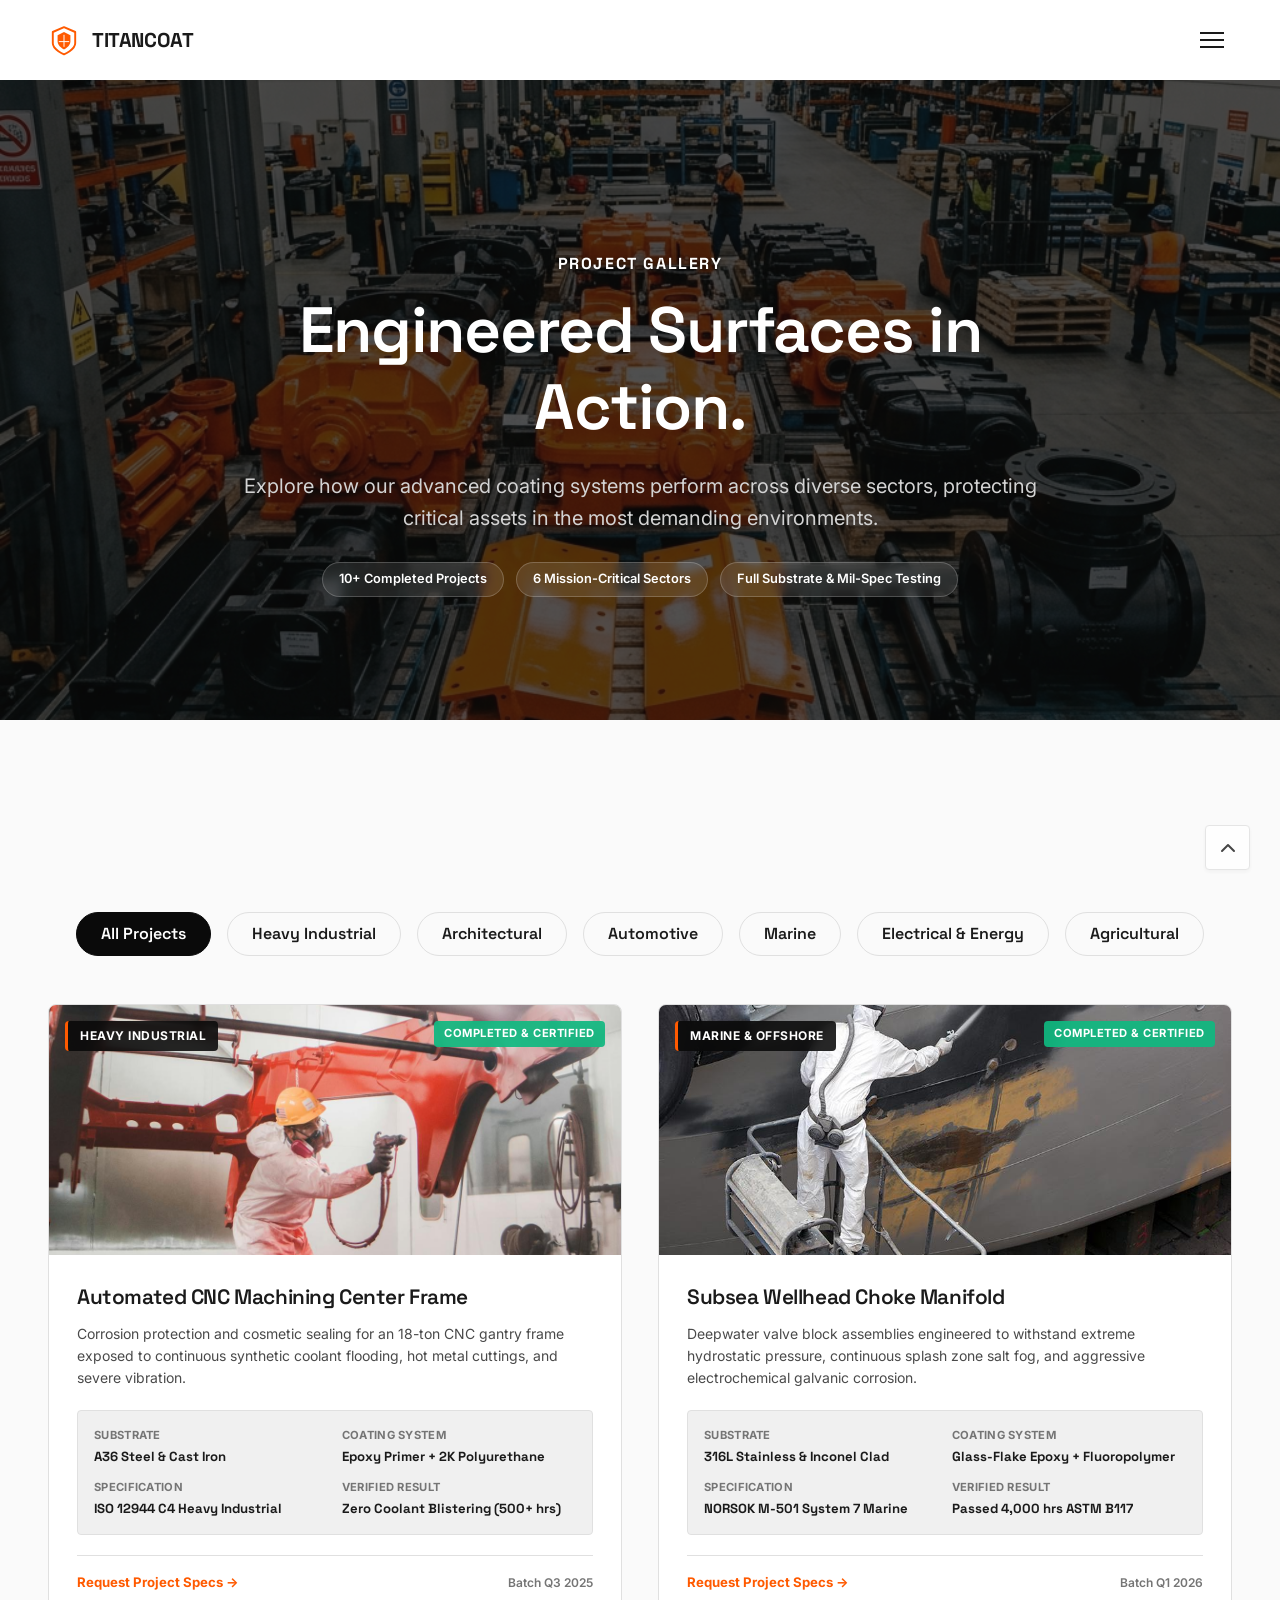
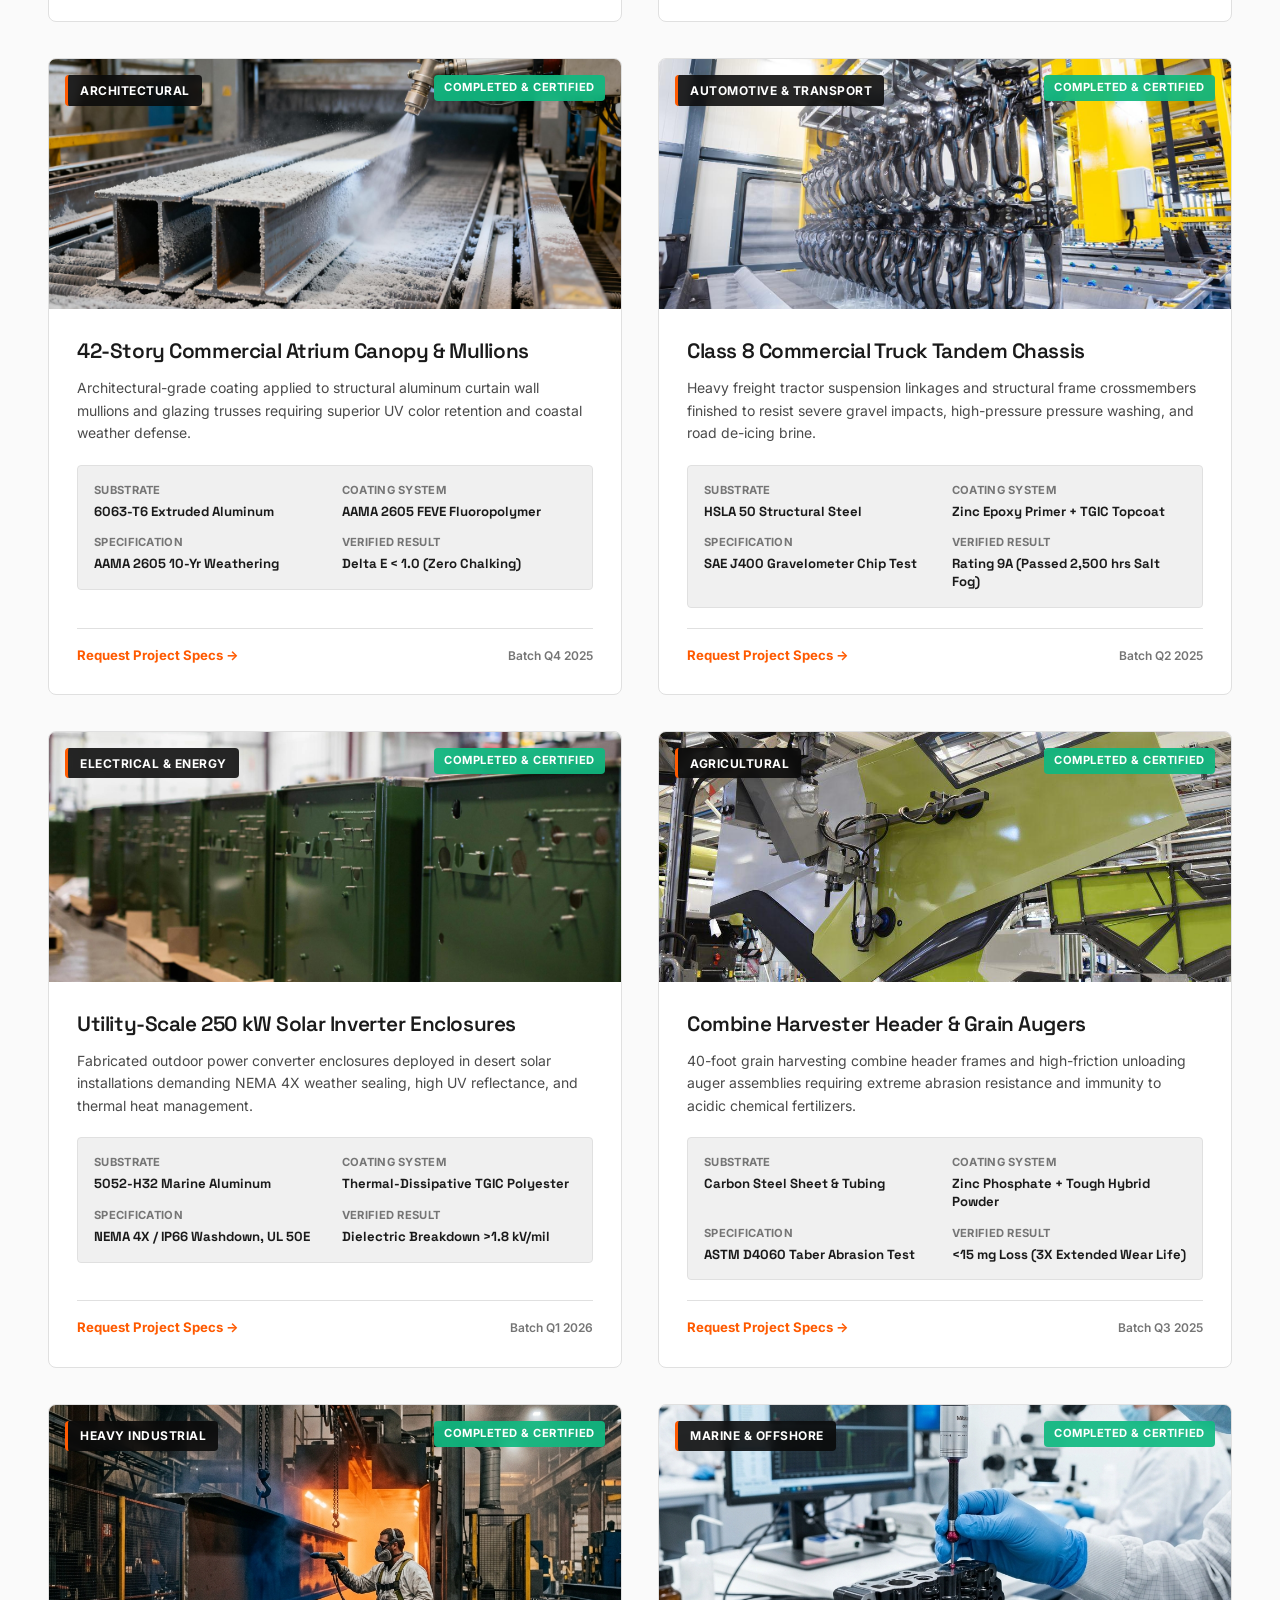
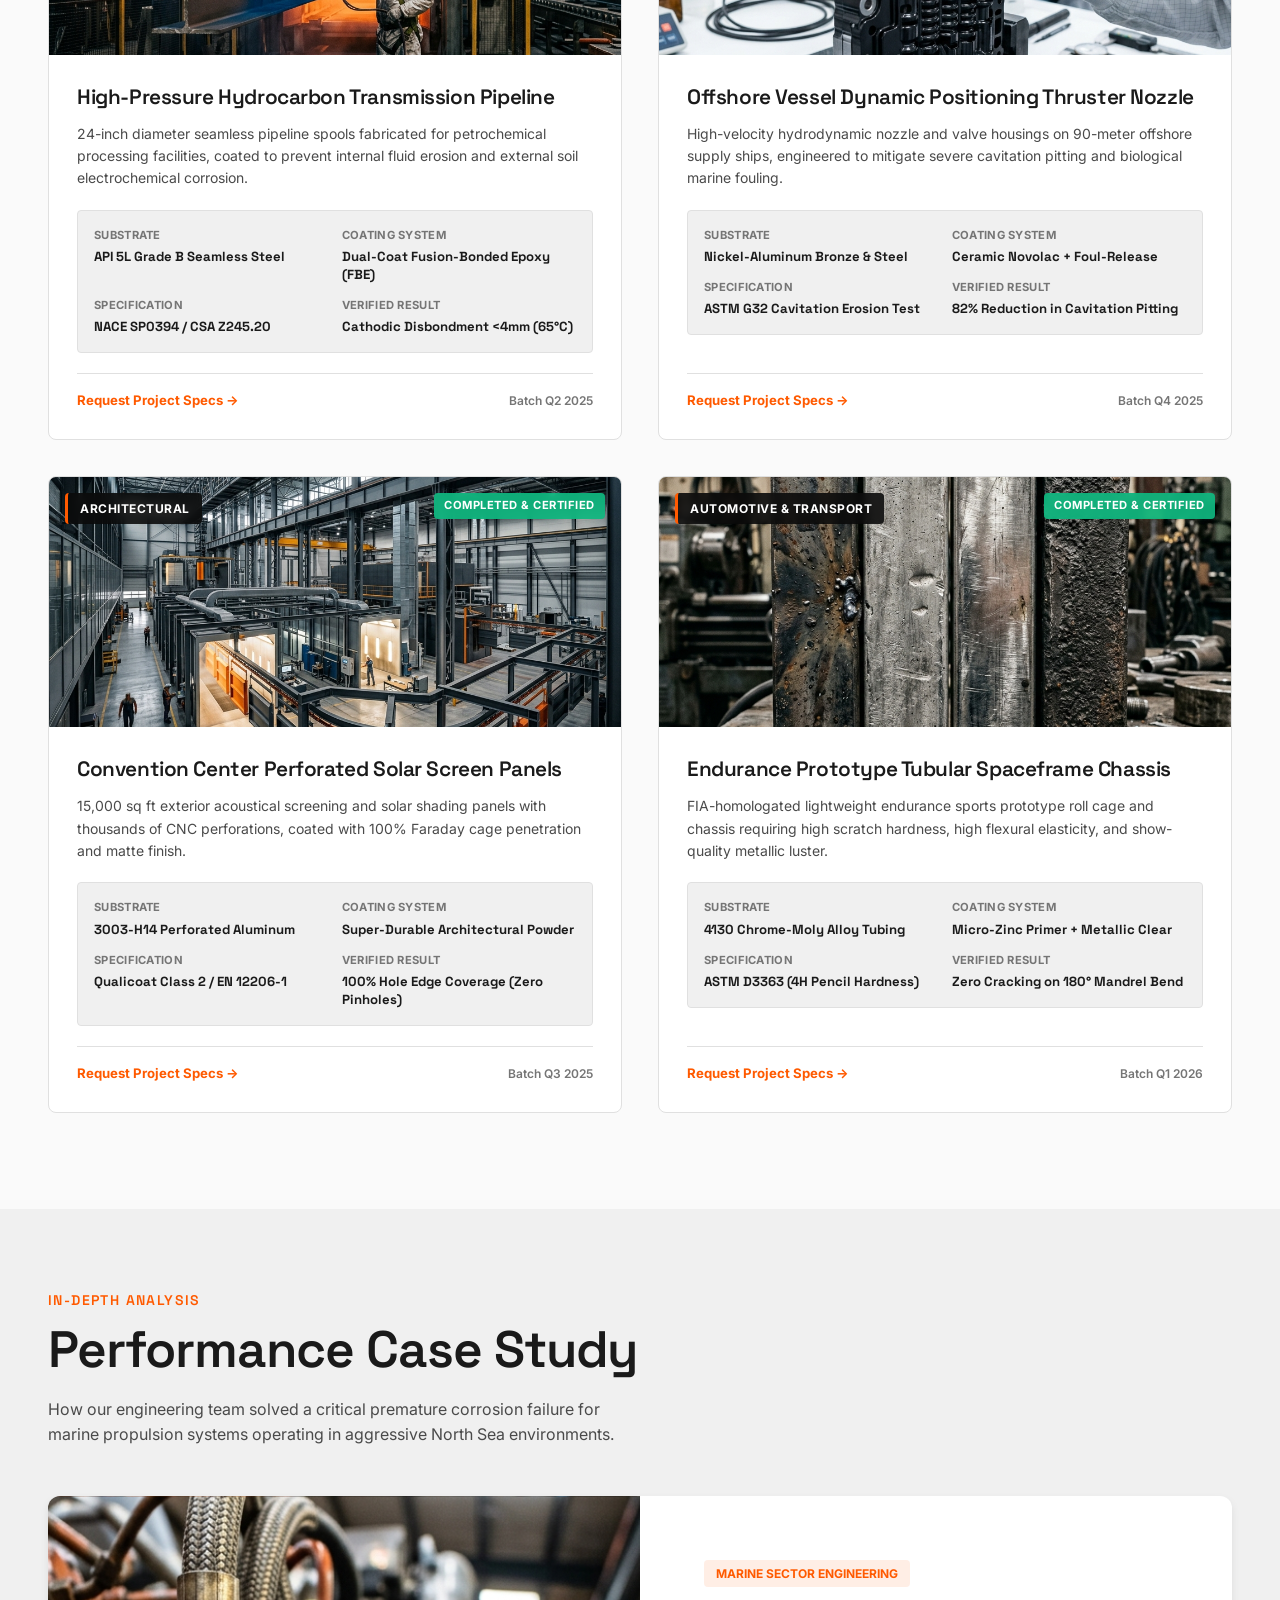
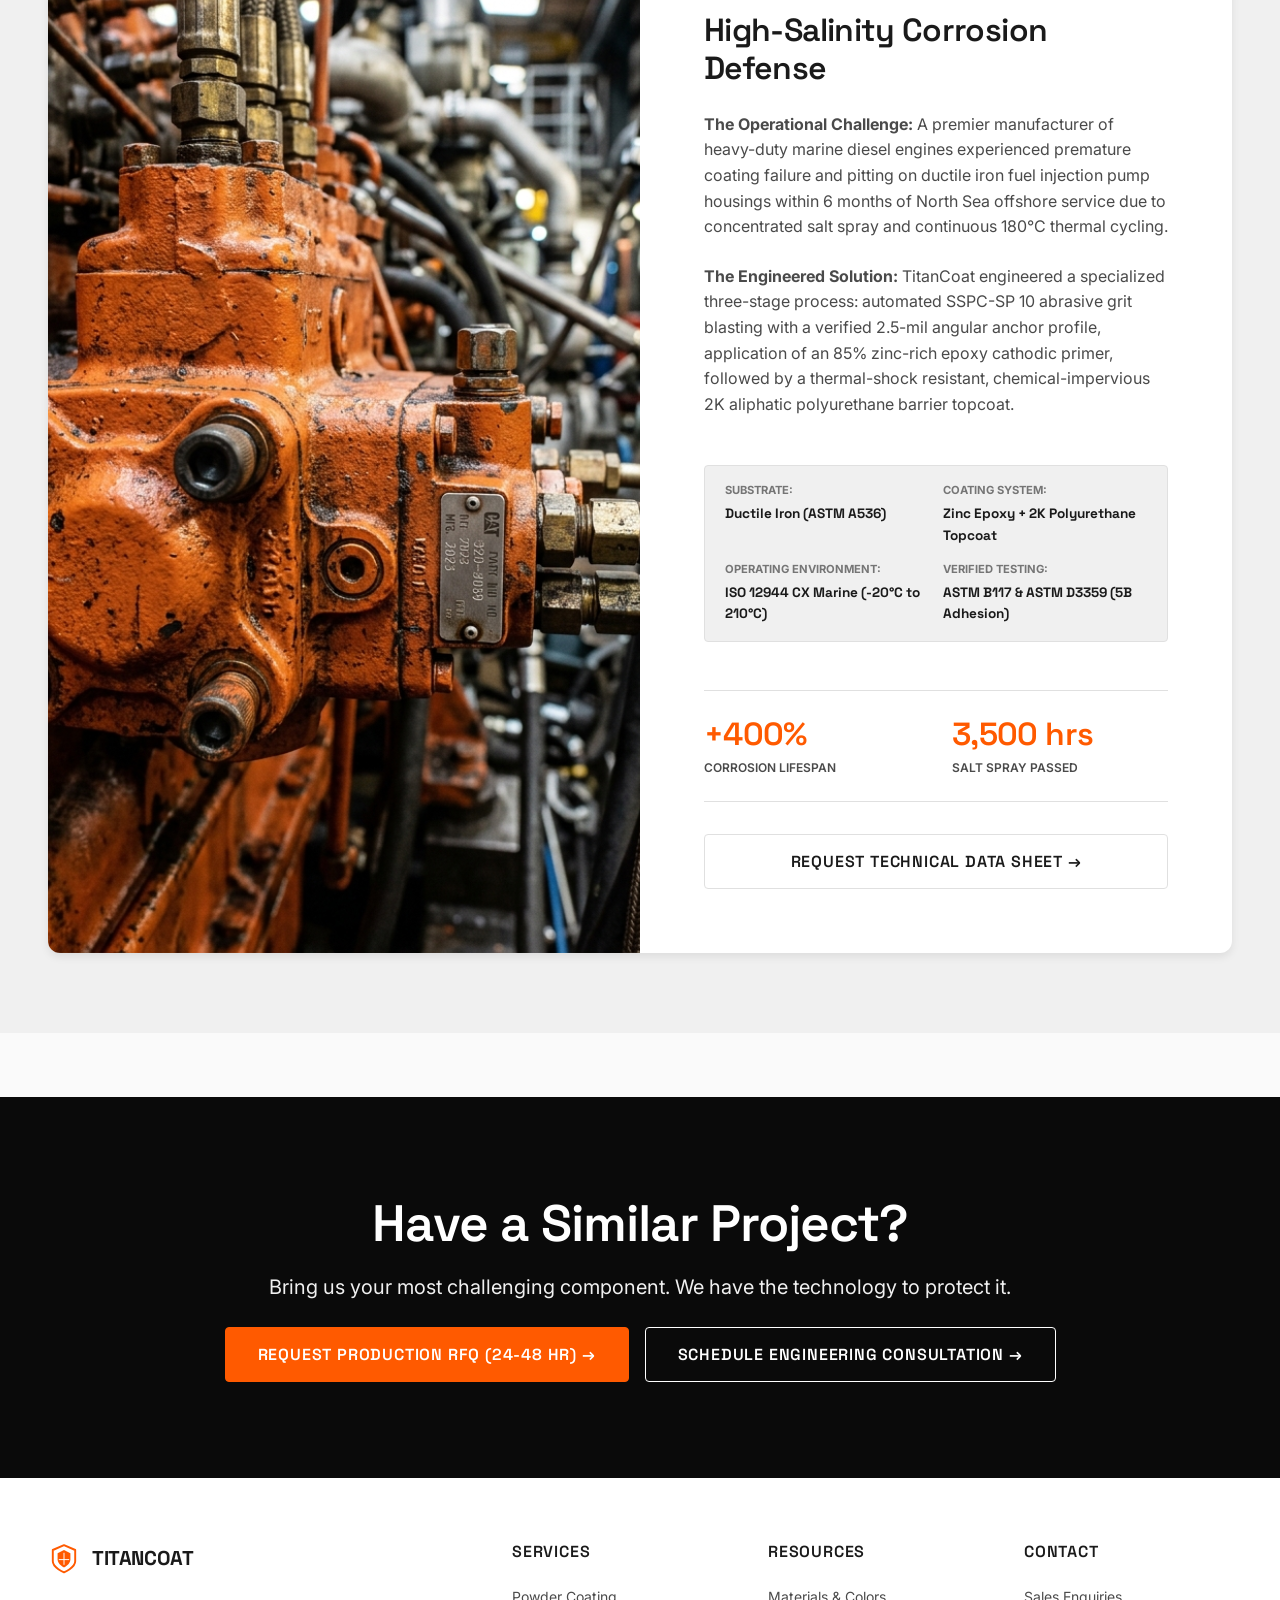
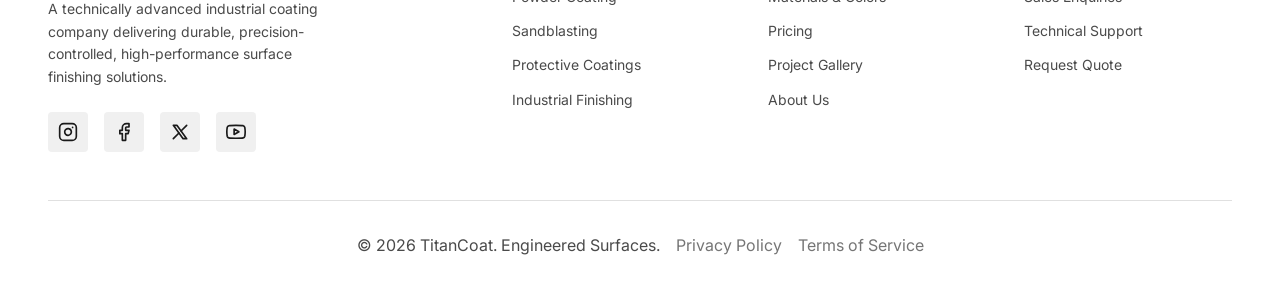
<file: portfolio.html>
<!DOCTYPE html>
<html lang="en" dir="ltr" data-theme="light">
<head>
    <meta charset="UTF-8">
    <meta name="viewport" content="width=device-width, initial-scale=1.0">
    <title>TitanCoat | Project Portfolio</title>
    
    <link rel="stylesheet" href="assets/css/reset.css">
    <link rel="stylesheet" href="assets/css/variables.css">
    <link rel="stylesheet" href="assets/css/global.css">
    <link rel="stylesheet" href="assets/css/components.css">
    <link rel="stylesheet" href="assets/css/pages/portfolio.css">
    <link rel="icon" type="image/svg+xml" href="assets/images/favicon.svg">
</head>
<body>

    <!-- NAVBAR -->
    <nav class="navbar">
        <div class="container nav-container">
            <a href="index.html" class="logo">
                <svg viewBox="0 0 100 100" fill="none" xmlns="http://www.w3.org/2000/svg">
    <path d="M50 10 L85 25 L85 60 C85 80 50 95 50 95 C50 95 15 80 15 60 L15 25 L50 10 Z" stroke="var(--accent-orange)" stroke-width="6" stroke-linejoin="round"/>
    <path d="M50 25 L70 35 L70 55 C70 70 50 80 50 80 C50 80 30 70 30 55 L30 35 L50 25 Z" fill="var(--accent-orange)"/>
    <path d="M35 55 L65 55" stroke="var(--bg-card)" stroke-width="3" stroke-linecap="round"/>
    <path d="M50 35 L50 70" stroke="var(--bg-card)" stroke-width="3" stroke-linecap="round"/>
</svg>
TITANCOAT
            </a>

            <div class="nav-menu">
                <div class="nav-item-dropdown"> <a href="#" class="nav-link">Home <svg style="width:16px;height:16px;vertical-align:middle;margin-left:4px;" viewBox="0 0 24 24" fill="none" stroke="currentColor" stroke-width="2" stroke-linecap="round" stroke-linejoin="round"><polyline points="6 9 12 15 18 9"></polyline></svg></a> <div class="dropdown-menu"> <a href="index.html" class="dropdown-link">Home 1</a> <a href="home-2.html" class="dropdown-link">Home 2</a> </div> </div>
                <a href="about.html" class="nav-link">About</a>
                <a href="services.html" class="nav-link">Services</a>
                <a href="pricing.html" class="nav-link">Pricing</a>
                <a href="materials-colors.html" class="nav-link">Materials</a>
                <a href="portfolio.html" class="nav-link active">Portfolio</a>
                <a href="contact.html" class="nav-link">Contact</a>
            </div>

            <div class="nav-actions">
                <button class="theme-toggle" aria-label="Toggle Theme"></button>
                <button class="rtl-toggle" id="rtl-toggle" title="Toggle RTL" style="display:flex;align-items:center;justify-content:center;"><svg width="20" height="20" viewBox="0 0 24 24" fill="none" stroke="currentColor" stroke-width="2" stroke-linecap="round" stroke-linejoin="round"><path d="M17 4l4 4-4 4"></path><path d="M21 8H3"></path><path d="M7 20l-4-4 4-4"></path><path d="M3 16h18"></path></svg></button>
                <a href="#" class="btn btn-primary" data-modal-target="quote-modal">REQUEST A QUOTE</a>
            </div>

            <button class="hamburger"><span></span><span></span><span></span></button>
        </div>
    </nav>

    <!-- MOBILE MENU -->
    <div class="mobile-menu">
        <div class="mobile-nav-links">
            <a href="index.html" class="nav-link">Home</a>
            <a href="home-2.html" class="nav-link">Home 2</a>
            <a href="about.html" class="nav-link">About</a>
            <a href="services.html" class="nav-link">Services</a>
            <a href="pricing.html" class="nav-link">Pricing</a>
            <a href="materials-colors.html" class="nav-link">Materials</a>
            <a href="portfolio.html" class="nav-link active">Portfolio</a>
            <a href="contact.html" class="nav-link">Contact</a>
            </div>
        <div class="mobile-top-controls">
            <button class="theme-toggle">Theme</button>
            <button class="rtl-toggle" id="rtl-toggle" title="Toggle RTL" style="display:flex;align-items:center;justify-content:center;"><svg width="20" height="20" viewBox="0 0 24 24" fill="none" stroke="currentColor" stroke-width="2" stroke-linecap="round" stroke-linejoin="round"><path d="M17 4l4 4-4 4"></path><path d="M21 8H3"></path><path d="M7 20l-4-4 4-4"></path><path d="M3 16h18"></path></svg></button>
        </div>
        <a href="#" class="btn btn-primary" data-modal-target="quote-modal" style="width: 100%; text-align: center;">REQUEST A QUOTE</a>
    </div>

    <!-- SECTION 01: PORTFOLIO HERO -->
    <section class="portfolio-hero" style="padding-top: 11rem !important; padding-bottom: 5rem !important;">
        <div class="portfolio-hero-bg"></div>
        <div class="portfolio-hero-overlay"></div>
        <div class="container relative" style="margin-top: 2rem !important;">
            <div class="portfolio-hero-content fade-up">
                <span class="label-small" style="color: #FFFFFF !important; font-size: 1rem !important; font-weight: 700 !important; display: block !important; visibility: visible !important; opacity: 1 !important; margin: 0 auto 1rem auto !important; letter-spacing: 0.1em; text-transform: uppercase; text-shadow: 0 2px 4px rgba(0, 0, 0, 0.8);">Project Gallery</span>
                <h1>Engineered Surfaces in Action.</h1>
                <p class="text-lead" style="color: #D3D3D3;">Explore how our advanced coating systems perform across diverse sectors, protecting critical assets in the most demanding environments.</p>
                <div class="portfolio-hero-chips">
                    <span class="portfolio-chip">10+ Completed Projects</span>
                    <span class="portfolio-chip">6 Mission-Critical Sectors</span>
                    <span class="portfolio-chip">Full Substrate & Mil-Spec Testing</span>
                </div>
            </div>
        </div>
    </section>

    <!-- SECTION 02: FILTERABLE GALLERY -->
    <section class="gallery-section">
        <div class="container">
            <div class="gallery-filters fade-up">
                <button class="filter-btn active" data-filter="all">All Projects</button>
                <button class="filter-btn" data-filter="industrial">Heavy Industrial</button>
                <button class="filter-btn" data-filter="architectural">Architectural</button>
                <button class="filter-btn" data-filter="automotive">Automotive</button>
                <button class="filter-btn" data-filter="marine">Marine</button>
                <button class="filter-btn" data-filter="electrical">Electrical & Energy</button>
                <button class="filter-btn" data-filter="agricultural">Agricultural</button>
            </div>
            
            <div class="gallery-grid fade-up" id="gallery-grid">
                
                <!-- Project 1: Heavy Industrial Machine Frame -->
                <div class="gallery-item" data-category="industrial">
                    <div class="gallery-media">
                        <img src="assets/images/Heavy%20Manufacturing.png" class="gallery-img" alt="Automated CNC Machining Center Frame">
                        <span class="gallery-badge">Heavy Industrial</span>
                        <span class="gallery-status-badge">Completed & Certified</span>
                    </div>
                    <div class="gallery-body">
                        <h3>Automated CNC Machining Center Frame</h3>
                        <p class="gallery-desc">Corrosion protection and cosmetic sealing for an 18-ton CNC gantry frame exposed to continuous synthetic coolant flooding, hot metal cuttings, and severe vibration.</p>
                        <div class="gallery-specs-grid">
                            <div class="gallery-spec-cell">
                                <span class="gallery-spec-label">Substrate</span>
                                <span class="gallery-spec-val">A36 Steel & Cast Iron</span>
                            </div>
                            <div class="gallery-spec-cell">
                                <span class="gallery-spec-label">Coating System</span>
                                <span class="gallery-spec-val">Epoxy Primer + 2K Polyurethane</span>
                            </div>
                            <div class="gallery-spec-cell">
                                <span class="gallery-spec-label">Specification</span>
                                <span class="gallery-spec-val">ISO 12944 C4 Heavy Industrial</span>
                            </div>
                            <div class="gallery-spec-cell">
                                <span class="gallery-spec-label">Verified Result</span>
                                <span class="gallery-spec-val">Zero Coolant Blistering (500+ hrs)</span>
                            </div>
                        </div>
                        <div class="gallery-footer-action">
                            <button class="gallery-action-link" data-modal-target="quote-modal" data-preselect-system="High-Performance Liquid Coatings" data-preselect-substrate="Structural / Carbon Steel">Request Project Specs →</button>
                            <span class="gallery-date-tag">Batch Q3 2025</span>
                        </div>
                    </div>
                </div>

                <!-- Project 2: Marine Subsea Manifold -->
                <div class="gallery-item" data-category="marine">
                    <div class="gallery-media">
                        <img src="assets/images/Marine%20Infrastructure.png" class="gallery-img" alt="Subsea Wellhead Choke Manifold">
                        <span class="gallery-badge">Marine & Offshore</span>
                        <span class="gallery-status-badge">Completed & Certified</span>
                    </div>
                    <div class="gallery-body">
                        <h3>Subsea Wellhead Choke Manifold</h3>
                        <p class="gallery-desc">Deepwater valve block assemblies engineered to withstand extreme hydrostatic pressure, continuous splash zone salt fog, and aggressive electrochemical galvanic corrosion.</p>
                        <div class="gallery-specs-grid">
                            <div class="gallery-spec-cell">
                                <span class="gallery-spec-label">Substrate</span>
                                <span class="gallery-spec-val">316L Stainless & Inconel Clad</span>
                            </div>
                            <div class="gallery-spec-cell">
                                <span class="gallery-spec-label">Coating System</span>
                                <span class="gallery-spec-val">Glass-Flake Epoxy + Fluoropolymer</span>
                            </div>
                            <div class="gallery-spec-cell">
                                <span class="gallery-spec-label">Specification</span>
                                <span class="gallery-spec-val">NORSOK M-501 System 7 Marine</span>
                            </div>
                            <div class="gallery-spec-cell">
                                <span class="gallery-spec-label">Verified Result</span>
                                <span class="gallery-spec-val">Passed 4,000 hrs ASTM B117</span>
                            </div>
                        </div>
                        <div class="gallery-footer-action">
                            <button class="gallery-action-link" data-modal-target="quote-modal" data-preselect-system="Specialty & Extreme Environment Coatings" data-preselect-substrate="Stainless Steel (304 / 316)">Request Project Specs →</button>
                            <span class="gallery-date-tag">Batch Q1 2026</span>
                        </div>
                    </div>
                </div>

                <!-- Project 3: Architectural Skyscraper Curtain Wall -->
                <div class="gallery-item" data-category="architectural">
                    <div class="gallery-media">
                        <img src="assets/images/Structural%20Construction.png" class="gallery-img" alt="High-Rise Architectural Canopy & Mullions">
                        <span class="gallery-badge">Architectural</span>
                        <span class="gallery-status-badge">Completed & Certified</span>
                    </div>
                    <div class="gallery-body">
                        <h3>42-Story Commercial Atrium Canopy & Mullions</h3>
                        <p class="gallery-desc">Architectural-grade coating applied to structural aluminum curtain wall mullions and glazing trusses requiring superior UV color retention and coastal weather defense.</p>
                        <div class="gallery-specs-grid">
                            <div class="gallery-spec-cell">
                                <span class="gallery-spec-label">Substrate</span>
                                <span class="gallery-spec-val">6063-T6 Extruded Aluminum</span>
                            </div>
                            <div class="gallery-spec-cell">
                                <span class="gallery-spec-label">Coating System</span>
                                <span class="gallery-spec-val">AAMA 2605 FEVE Fluoropolymer</span>
                            </div>
                            <div class="gallery-spec-cell">
                                <span class="gallery-spec-label">Specification</span>
                                <span class="gallery-spec-val">AAMA 2605 10-Yr Weathering</span>
                            </div>
                            <div class="gallery-spec-cell">
                                <span class="gallery-spec-label">Verified Result</span>
                                <span class="gallery-spec-val">Delta E &lt; 1.0 (Zero Chalking)</span>
                            </div>
                        </div>
                        <div class="gallery-footer-action">
                            <button class="gallery-action-link" data-modal-target="quote-modal" data-preselect-system="Thermoset Powder Coatings" data-preselect-substrate="Aluminum (Extrusions / Sheet)">Request Project Specs →</button>
                            <span class="gallery-date-tag">Batch Q4 2025</span>
                        </div>
                    </div>
                </div>

                <!-- Project 4: Heavy-Duty Commercial Truck Chassis -->
                <div class="gallery-item" data-category="automotive">
                    <div class="gallery-media">
                        <img src="assets/images/Automotive.png" class="gallery-img" alt="Class 8 Truck Chassis & Suspension Linkages">
                        <span class="gallery-badge">Automotive & Transport</span>
                        <span class="gallery-status-badge">Completed & Certified</span>
                    </div>
                    <div class="gallery-body">
                        <h3>Class 8 Commercial Truck Tandem Chassis</h3>
                        <p class="gallery-desc">Heavy freight tractor suspension linkages and structural frame crossmembers finished to resist severe gravel impacts, high-pressure pressure washing, and road de-icing brine.</p>
                        <div class="gallery-specs-grid">
                            <div class="gallery-spec-cell">
                                <span class="gallery-spec-label">Substrate</span>
                                <span class="gallery-spec-val">HSLA 50 Structural Steel</span>
                            </div>
                            <div class="gallery-spec-cell">
                                <span class="gallery-spec-label">Coating System</span>
                                <span class="gallery-spec-val">Zinc Epoxy Primer + TGIC Topcoat</span>
                            </div>
                            <div class="gallery-spec-cell">
                                <span class="gallery-spec-label">Specification</span>
                                <span class="gallery-spec-val">SAE J400 Gravelometer Chip Test</span>
                            </div>
                            <div class="gallery-spec-cell">
                                <span class="gallery-spec-label">Verified Result</span>
                                <span class="gallery-spec-val">Rating 9A (Passed 2,500 hrs Salt Fog)</span>
                            </div>
                        </div>
                        <div class="gallery-footer-action">
                            <button class="gallery-action-link" data-modal-target="quote-modal" data-preselect-system="Zinc-Rich Primers & Barriers" data-preselect-substrate="Structural / Carbon Steel">Request Project Specs →</button>
                            <span class="gallery-date-tag">Batch Q2 2025</span>
                        </div>
                    </div>
                </div>

                <!-- Project 5: Electrical Energy Enclosures -->
                <div class="gallery-item" data-category="electrical">
                    <div class="gallery-media">
                        <img src="assets/images/Electrical%20Housings.png" class="gallery-img" alt="Utility-Scale Solar Inverter Enclosures">
                        <span class="gallery-badge">Electrical & Energy</span>
                        <span class="gallery-status-badge">Completed & Certified</span>
                    </div>
                    <div class="gallery-body">
                        <h3>Utility-Scale 250 kW Solar Inverter Enclosures</h3>
                        <p class="gallery-desc">Fabricated outdoor power converter enclosures deployed in desert solar installations demanding NEMA 4X weather sealing, high UV reflectance, and thermal heat management.</p>
                        <div class="gallery-specs-grid">
                            <div class="gallery-spec-cell">
                                <span class="gallery-spec-label">Substrate</span>
                                <span class="gallery-spec-val">5052-H32 Marine Aluminum</span>
                            </div>
                            <div class="gallery-spec-cell">
                                <span class="gallery-spec-label">Coating System</span>
                                <span class="gallery-spec-val">Thermal-Dissipative TGIC Polyester</span>
                            </div>
                            <div class="gallery-spec-cell">
                                <span class="gallery-spec-label">Specification</span>
                                <span class="gallery-spec-val">NEMA 4X / IP66 Washdown, UL 50E</span>
                            </div>
                            <div class="gallery-spec-cell">
                                <span class="gallery-spec-label">Verified Result</span>
                                <span class="gallery-spec-val">Dielectric Breakdown &gt;1.8 kV/mil</span>
                            </div>
                        </div>
                        <div class="gallery-footer-action">
                            <button class="gallery-action-link" data-modal-target="quote-modal" data-preselect-system="Thermoset Powder Coatings" data-preselect-substrate="Aluminum (Extrusions / Sheet)">Request Project Specs →</button>
                            <span class="gallery-date-tag">Batch Q1 2026</span>
                        </div>
                    </div>
                </div>

                <!-- Project 6: Agricultural Harvester Header -->
                <div class="gallery-item" data-category="agricultural">
                    <div class="gallery-media">
                        <img src="assets/images/Agricultural%20Machinery.png" class="gallery-img" alt="Combine Harvester Header & Augers">
                        <span class="gallery-badge">Agricultural</span>
                        <span class="gallery-status-badge">Completed & Certified</span>
                    </div>
                    <div class="gallery-body">
                        <h3>Combine Harvester Header & Grain Augers</h3>
                        <p class="gallery-desc">40-foot grain harvesting combine header frames and high-friction unloading auger assemblies requiring extreme abrasion resistance and immunity to acidic chemical fertilizers.</p>
                        <div class="gallery-specs-grid">
                            <div class="gallery-spec-cell">
                                <span class="gallery-spec-label">Substrate</span>
                                <span class="gallery-spec-val">Carbon Steel Sheet & Tubing</span>
                            </div>
                            <div class="gallery-spec-cell">
                                <span class="gallery-spec-label">Coating System</span>
                                <span class="gallery-spec-val">Zinc Phosphate + Tough Hybrid Powder</span>
                            </div>
                            <div class="gallery-spec-cell">
                                <span class="gallery-spec-label">Specification</span>
                                <span class="gallery-spec-val">ASTM D4060 Taber Abrasion Test</span>
                            </div>
                            <div class="gallery-spec-cell">
                                <span class="gallery-spec-label">Verified Result</span>
                                <span class="gallery-spec-val">&lt;15 mg Loss (3X Extended Wear Life)</span>
                            </div>
                        </div>
                        <div class="gallery-footer-action">
                            <button class="gallery-action-link" data-modal-target="quote-modal" data-preselect-system="Thermoset Powder Coatings" data-preselect-substrate="Structural / Carbon Steel">Request Project Specs →</button>
                            <span class="gallery-date-tag">Batch Q3 2025</span>
                        </div>
                    </div>
                </div>

                <!-- Project 7: Chemical Transmission Pipeline -->
                <div class="gallery-item" data-category="industrial">
                    <div class="gallery-media">
                        <img src="assets/images/pricing_hero.jpg" class="gallery-img" alt="Refinery Chemical Transmission Pipeline Spools">
                        <span class="gallery-badge">Heavy Industrial</span>
                        <span class="gallery-status-badge">Completed & Certified</span>
                    </div>
                    <div class="gallery-body">
                        <h3>High-Pressure Hydrocarbon Transmission Pipeline</h3>
                        <p class="gallery-desc">24-inch diameter seamless pipeline spools fabricated for petrochemical processing facilities, coated to prevent internal fluid erosion and external soil electrochemical corrosion.</p>
                        <div class="gallery-specs-grid">
                            <div class="gallery-spec-cell">
                                <span class="gallery-spec-label">Substrate</span>
                                <span class="gallery-spec-val">API 5L Grade B Seamless Steel</span>
                            </div>
                            <div class="gallery-spec-cell">
                                <span class="gallery-spec-label">Coating System</span>
                                <span class="gallery-spec-val">Dual-Coat Fusion-Bonded Epoxy (FBE)</span>
                            </div>
                            <div class="gallery-spec-cell">
                                <span class="gallery-spec-label">Specification</span>
                                <span class="gallery-spec-val">NACE SP0394 / CSA Z245.20</span>
                            </div>
                            <div class="gallery-spec-cell">
                                <span class="gallery-spec-label">Verified Result</span>
                                <span class="gallery-spec-val">Cathodic Disbondment &lt;4mm (65°C)</span>
                            </div>
                        </div>
                        <div class="gallery-footer-action">
                            <button class="gallery-action-link" data-modal-target="quote-modal" data-preselect-system="Specialty & Extreme Environment Coatings" data-preselect-substrate="Structural / Carbon Steel">Request Project Specs →</button>
                            <span class="gallery-date-tag">Batch Q2 2025</span>
                        </div>
                    </div>
                </div>

                <!-- Project 8: Marine Offshore Thruster Housing -->
                <div class="gallery-item" data-category="marine">
                    <div class="gallery-media">
                        <img src="assets/images/home2_quality.jpg" class="gallery-img" alt="Vessel Dynamic Positioning Thruster Nozzle">
                        <span class="gallery-badge">Marine & Offshore</span>
                        <span class="gallery-status-badge">Completed & Certified</span>
                    </div>
                    <div class="gallery-body">
                        <h3>Offshore Vessel Dynamic Positioning Thruster Nozzle</h3>
                        <p class="gallery-desc">High-velocity hydrodynamic nozzle and valve housings on 90-meter offshore supply ships, engineered to mitigate severe cavitation pitting and biological marine fouling.</p>
                        <div class="gallery-specs-grid">
                            <div class="gallery-spec-cell">
                                <span class="gallery-spec-label">Substrate</span>
                                <span class="gallery-spec-val">Nickel-Aluminum Bronze & Steel</span>
                            </div>
                            <div class="gallery-spec-cell">
                                <span class="gallery-spec-label">Coating System</span>
                                <span class="gallery-spec-val">Ceramic Novolac + Foul-Release</span>
                            </div>
                            <div class="gallery-spec-cell">
                                <span class="gallery-spec-label">Specification</span>
                                <span class="gallery-spec-val">ASTM G32 Cavitation Erosion Test</span>
                            </div>
                            <div class="gallery-spec-cell">
                                <span class="gallery-spec-label">Verified Result</span>
                                <span class="gallery-spec-val">82% Reduction in Cavitation Pitting</span>
                            </div>
                        </div>
                        <div class="gallery-footer-action">
                            <button class="gallery-action-link" data-modal-target="quote-modal" data-preselect-system="Specialty & Extreme Environment Coatings" data-preselect-substrate="Structural / Carbon Steel">Request Project Specs →</button>
                            <span class="gallery-date-tag">Batch Q4 2025</span>
                        </div>
                    </div>
                </div>

                <!-- Project 9: Perforated Facade Panels -->
                <div class="gallery-item" data-category="architectural">
                    <div class="gallery-media">
                        <img src="assets/images/contact_hero.jpg" class="gallery-img" alt="Perforated Architectural Facade Panels">
                        <span class="gallery-badge">Architectural</span>
                        <span class="gallery-status-badge">Completed & Certified</span>
                    </div>
                    <div class="gallery-body">
                        <h3>Convention Center Perforated Solar Screen Panels</h3>
                        <p class="gallery-desc">15,000 sq ft exterior acoustical screening and solar shading panels with thousands of CNC perforations, coated with 100% Faraday cage penetration and matte finish.</p>
                        <div class="gallery-specs-grid">
                            <div class="gallery-spec-cell">
                                <span class="gallery-spec-label">Substrate</span>
                                <span class="gallery-spec-val">3003-H14 Perforated Aluminum</span>
                            </div>
                            <div class="gallery-spec-cell">
                                <span class="gallery-spec-label">Coating System</span>
                                <span class="gallery-spec-val">Super-Durable Architectural Powder</span>
                            </div>
                            <div class="gallery-spec-cell">
                                <span class="gallery-spec-label">Specification</span>
                                <span class="gallery-spec-val">Qualicoat Class 2 / EN 12206-1</span>
                            </div>
                            <div class="gallery-spec-cell">
                                <span class="gallery-spec-label">Verified Result</span>
                                <span class="gallery-spec-val">100% Hole Edge Coverage (Zero Pinholes)</span>
                            </div>
                        </div>
                        <div class="gallery-footer-action">
                            <button class="gallery-action-link" data-modal-target="quote-modal" data-preselect-system="Thermoset Powder Coatings" data-preselect-substrate="Aluminum (Extrusions / Sheet)">Request Project Specs →</button>
                            <span class="gallery-date-tag">Batch Q3 2025</span>
                        </div>
                    </div>
                </div>

                <!-- Project 10: Motorsport Racing Chassis -->
                <div class="gallery-item" data-category="automotive">
                    <div class="gallery-media">
                        <img src="assets/images/materials_hero.jpg" class="gallery-img" alt="Endurance Racing Prototype Tubular Spaceframe">
                        <span class="gallery-badge">Automotive & Transport</span>
                        <span class="gallery-status-badge">Completed & Certified</span>
                    </div>
                    <div class="gallery-body">
                        <h3>Endurance Prototype Tubular Spaceframe Chassis</h3>
                        <p class="gallery-desc">FIA-homologated lightweight endurance sports prototype roll cage and chassis requiring high scratch hardness, high flexural elasticity, and show-quality metallic luster.</p>
                        <div class="gallery-specs-grid">
                            <div class="gallery-spec-cell">
                                <span class="gallery-spec-label">Substrate</span>
                                <span class="gallery-spec-val">4130 Chrome-Moly Alloy Tubing</span>
                            </div>
                            <div class="gallery-spec-cell">
                                <span class="gallery-spec-label">Coating System</span>
                                <span class="gallery-spec-val">Micro-Zinc Primer + Metallic Clear</span>
                            </div>
                            <div class="gallery-spec-cell">
                                <span class="gallery-spec-label">Specification</span>
                                <span class="gallery-spec-val">ASTM D3363 (4H Pencil Hardness)</span>
                            </div>
                            <div class="gallery-spec-cell">
                                <span class="gallery-spec-label">Verified Result</span>
                                <span class="gallery-spec-val">Zero Cracking on 180° Mandrel Bend</span>
                            </div>
                        </div>
                        <div class="gallery-footer-action">
                            <button class="gallery-action-link" data-modal-target="quote-modal" data-preselect-system="Textures, Gloss & Custom Finishes" data-preselect-substrate="Structural / Carbon Steel">Request Project Specs →</button>
                            <span class="gallery-date-tag">Batch Q1 2026</span>
                        </div>
                    </div>
                </div>

            </div>
        </div>
    </section>

    <!-- SECTION 03: CASE STUDY SPOTLIGHT -->
    <section class="case-study-section">
        <div class="container">
            <div class="fade-up">
                <span class="label-small">In-Depth Analysis</span>
                <h2>Performance Case Study</h2>
                <p style="max-width: 600px; margin-top: 0.5rem;">How our engineering team solved a critical premature corrosion failure for marine propulsion systems operating in aggressive North Sea environments.</p>
            </div>
            
            <div class="case-study-container fade-up">
                <div class="case-study-visual"></div>
                <div class="case-study-content">
                    <span class="cs-tag">Marine Sector Engineering</span>
                    <h3>High-Salinity Corrosion Defense</h3>
                    <p><strong>The Operational Challenge:</strong> A premier manufacturer of heavy-duty marine diesel engines experienced premature coating failure and pitting on ductile iron fuel injection pump housings within 6 months of North Sea offshore service due to concentrated salt spray and continuous 180°C thermal cycling.</p>
                    <p><strong>The Engineered Solution:</strong> TitanCoat engineered a specialized three-stage process: automated SSPC-SP 10 abrasive grit blasting with a verified 2.5-mil angular anchor profile, application of an 85% zinc-rich epoxy cathodic primer, followed by a thermal-shock resistant, chemical-impervious 2K aliphatic polyurethane barrier topcoat.</p>
                    
                    <div class="cs-specs-list">
                        <div class="cs-spec-item">
                            <span class="cs-spec-label">Substrate:</span>
                            <span class="cs-spec-val">Ductile Iron (ASTM A536)</span>
                        </div>
                        <div class="cs-spec-item">
                            <span class="cs-spec-label">Coating System:</span>
                            <span class="cs-spec-val">Zinc Epoxy + 2K Polyurethane Topcoat</span>
                        </div>
                        <div class="cs-spec-item">
                            <span class="cs-spec-label">Operating Environment:</span>
                            <span class="cs-spec-val">ISO 12944 CX Marine (-20°C to 210°C)</span>
                        </div>
                        <div class="cs-spec-item">
                            <span class="cs-spec-label">Verified Testing:</span>
                            <span class="cs-spec-val">ASTM B117 & ASTM D3359 (5B Adhesion)</span>
                        </div>
                    </div>

                    <div class="cs-stats">
                        <div class="cs-stat-item">
                            <h4>+400%</h4>
                            <p>Corrosion Lifespan</p>
                        </div>
                        <div class="cs-stat-item">
                            <h4>3,500 hrs</h4>
                            <p>Salt Spray Passed</p>
                        </div>
                    </div>
                    
                    <button class="btn btn-outline" data-modal-target="quote-modal" data-form-mode="consultation">Request Technical Data Sheet &rarr;</button>
                </div>
            </div>
        </div>
    </section>

    <!-- SECTION 04: PORTFOLIO CTA -->
    <section class="portfolio-cta">
        <div class="container fade-up">
            <h2>Have a Similar Project?</h2>
            <p class="text-lead">Bring us your most challenging component. We have the technology to protect it.</p>
            <div style="display: flex; gap: 1rem; justify-content: center; flex-wrap: wrap; margin-top: 1.5rem;">
                <button class="btn btn-primary" data-modal-target="quote-modal" data-form-mode="quote">Request Production RFQ (24-48 Hr) &rarr;</button>
                <button class="btn btn-outline" style="border-color: #fff; color: #fff;" data-modal-target="quote-modal" data-form-mode="consultation">Schedule Engineering Consultation &rarr;</button>
            </div>
        </div>
    </section>

        <!-- FOOTER -->
    <footer class="footer">
        <div class="container">
            <div class="footer-grid">
                <div class="footer-col">
                    <a href="index.html" class="logo" style="margin-bottom: 1.5rem;">
                        <svg viewBox="0 0 100 100" fill="none" xmlns="http://www.w3.org/2000/svg">
    <path d="M50 10 L85 25 L85 60 C85 80 50 95 50 95 C50 95 15 80 15 60 L15 25 L50 10 Z" stroke="var(--accent-orange)" stroke-width="6" stroke-linejoin="round"/>
    <path d="M50 25 L70 35 L70 55 C70 70 50 80 50 80 C50 80 30 70 30 55 L30 35 L50 25 Z" fill="var(--accent-orange)"/>
    <path d="M35 55 L65 55" stroke="var(--bg-card)" stroke-width="3" stroke-linecap="round"/>
    <path d="M50 35 L50 70" stroke="var(--bg-card)" stroke-width="3" stroke-linecap="round"/>
</svg>
TITANCOAT
                    </a>
                    <p style="font-size: 0.875rem; max-width: 300px;">A technically advanced industrial coating company delivering durable, precision-controlled, high-performance surface finishing solutions.</p>
                    <div class="social-icons">
                        <a href="#" aria-label="Instagram"><svg width="20" height="20" viewBox="0 0 24 24" fill="none" stroke="currentColor" stroke-width="2" stroke-linecap="round" stroke-linejoin="round"><rect x="2" y="2" width="20" height="20" rx="5" ry="5"></rect><path d="M16 11.37A4 4 0 1 1 12.63 8 4 4 0 0 1 16 11.37z"></path><line x1="17.5" y1="6.5" x2="17.51" y2="6.5"></line></svg></a>
                        <a href="#" aria-label="Facebook"><svg width="20" height="20" viewBox="0 0 24 24" fill="none" stroke="currentColor" stroke-width="2" stroke-linecap="round" stroke-linejoin="round"><path d="M18 2h-3a5 5 0 0 0-5 5v3H7v4h3v8h4v-8h3l1-4h-4V7a1 1 0 0 1 1-1h3z"></path></svg></a>
                        <a href="#" aria-label="X (Twitter)"><svg width="20" height="20" viewBox="0 0 24 24" fill="none" stroke="currentColor" stroke-width="2" stroke-linecap="round" stroke-linejoin="round"><path d="M4 4l11.733 16h4.267l-11.733 -16z"/><path d="M4 20l6.768 -6.768m2.46 -2.46l6.772 -6.772"/></svg></a>
                        <a href="#" aria-label="YouTube"><svg width="20" height="20" viewBox="0 0 24 24" fill="none" stroke="currentColor" stroke-width="2" stroke-linecap="round" stroke-linejoin="round"><path d="M22.54 6.42a2.78 2.78 0 0 0-1.94-2C18.88 4 12 4 12 4s-6.88 0-8.6.46a2.78 2.78 0 0 0-1.94 2A29 29 0 0 0 1 11.75a29 29 0 0 0 .46 5.33 2.78 2.78 0 0 0 1.94 2c1.72.46 8.6.46 8.6.46s6.88 0 8.6-.46a2.78 2.78 0 0 0 1.94-2 29 29 0 0 0 .46-5.33 29 29 0 0 0-.46-5.33z"></path><polygon points="9.75 15.02 15.5 11.75 9.75 8.48 9.75 15.02"></polygon></svg></a>
                    </div>
                </div>
                <div class="footer-col">
                    <h4>Services</h4>
                    <div class="footer-links">
                        <a href="services.html">Powder Coating</a>
                        <a href="services.html">Sandblasting</a>
                        <a href="services.html">Protective Coatings</a>
                        <a href="services.html">Industrial Finishing</a>
                    </div>
                </div>
                <div class="footer-col">
                    <h4>Resources</h4>
                    <div class="footer-links">
                        <a href="materials-colors.html">Materials & Colors</a>
                        <a href="pricing.html">Pricing</a>
                        <a href="portfolio.html">Project Gallery</a>
                        <a href="about.html">About Us</a>
                    </div>
                </div>
                <div class="footer-col">
                    <h4>Contact</h4>
                    <div class="footer-links">
                        <a href="contact.html">Sales Enquiries</a>
                        <a href="contact.html">Technical Support</a>
                        <a href="#" data-modal-target="quote-modal">Request Quote</a>
                    </div>
                </div>
            </div>
            <div class="footer-bottom" style="justify-content: center; position: relative;">
                <p style="text-align: center; margin: 0;">&copy; 2026 TitanCoat. Engineered Surfaces. &nbsp;&nbsp; <a href="#" style="color: var(--text-muted); text-decoration: none;">Privacy Policy</a> &nbsp;&nbsp; <a href="#" style="color: var(--text-muted); text-decoration: none;">Terms of Service</a></p>
                <button onclick="window.scrollTo({top: 0, behavior: 'smooth'})" class="back-to-top" aria-label="Back to top">
                    <svg width="24" height="24" viewBox="0 0 24 24" fill="none" stroke="currentColor" stroke-width="2" stroke-linecap="round" stroke-linejoin="round"><polyline points="18 15 12 9 6 15"></polyline></svg>
                </button>
            </div>
        </div>
    </footer>

    <!-- MODAL: QUOTE & CONSULTATION REQUEST -->
    <div class="modal-overlay" id="quote-modal">
        <div class="modal-card">
            <button class="modal-close">&times;</button>
            <div class="modal-header">
                <h3 id="modal-heading">Request a Coating Quote</h3>
                <p id="modal-subheading">Provide your project details for an itemized engineering evaluation.</p>
            </div>

            <!-- Tab Switcher between Quote (RFQ) and Technical Consultation -->
            <div class="modal-tab-nav">
                <button type="button" class="modal-tab-btn active" id="modal-tab-rfq">Production Quote (RFQ)</button>
                <button type="button" class="modal-tab-btn" id="modal-tab-consult">Engineering Consultation</button>
            </div>

            <!-- FORM 1: PRODUCTION QUOTE (RFQ) -->
            <form id="rfq-form" onsubmit="event.preventDefault(); alert('Quote Request Submitted! Our engineering team will review your specifications and reply within 24–48 hours.'); this.closest('.modal-overlay').classList.remove('active'); document.body.style.overflow = '';">
                <div class="form-grid">
                    <div class="form-group">
                        <label class="form-label">Coating System / Process</label>
                        <select class="form-control" id="quote-project-type" required>
                            <option value="">Select process...</option>
                            <option value="Thermoset Powder Coatings">Thermoset Powder Coating (AAMA 2604/2605)</option>
                            <option value="Thermoplastic Coatings">Thermoplastic Coating (Nylon / PE)</option>
                            <option value="High-Performance Liquid Coatings">High-Performance Liquid / 2K Polyurethane</option>
                            <option value="Zinc-Rich Primers & Barriers">Zinc-Rich Epoxy Primer (C5-M Marine)</option>
                            <option value="Specialty & Extreme Environment Coatings">High-Temp Ceramic & Silicone (Up to 1,200°F)</option>
                            <option value="Textures, Gloss & Custom Finishes">Architectural Textures & Custom RAL</option>
                            <option value="Sandblasting & Surface Prep">Abrasive Sandblasting Prep Only</option>
                        </select>
                    </div>
                    <div class="form-group">
                        <label class="form-label">Substrate Material</label>
                        <select class="form-control" id="quote-substrate" required>
                            <option value="">Select substrate...</option>
                            <option>Structural / Carbon Steel</option>
                            <option>Aluminum (Extrusions / Sheet)</option>
                            <option>Stainless Steel (304 / 316)</option>
                            <option>Cast Iron / Ductile Iron</option>
                            <option>Galvanized Steel</option>
                            <option>Brass / Copper / Yellow Metals</option>
                            <option>Other / Composite</option>
                        </select>
                    </div>
                </div>
                <div class="form-grid">
                    <div class="form-group">
                        <label class="form-label">Estimated Quantity</label>
                        <input type="number" class="form-control" placeholder="Number of parts / batch" required>
                    </div>
                    <div class="form-group">
                        <label class="form-label">Required Finish / Spec</label>
                        <select class="form-control" required>
                            <option value="">Select finish...</option>
                            <option>Matte (5% - 20% Gloss)</option>
                            <option>Satin (30% - 50% Gloss)</option>
                            <option>High Gloss (80%+ Gloss)</option>
                            <option>Fine Textured / Wrinkle</option>
                            <option>Metallic / Sparkle</option>
                            <option>Custom RAL Color Match</option>
                        </select>
                    </div>
                </div>
                <div class="form-group">
                    <label class="form-label">Part Dimensions, Masking Zones & Service Environment</label>
                    <textarea class="form-control" placeholder="Describe length x width x height, estimated part weight, critical threads/bores to mask, and outdoor/chemical exposure needs..." required></textarea>
                </div>
                <button type="submit" class="btn btn-primary" style="width: 100%;">SUBMIT PRODUCTION RFQ (24-48 HR RESPONSE)</button>
            </form>

            <!-- FORM 2: TECHNICAL CONSULTATION -->
            <form id="consult-form" style="display: none;" onsubmit="event.preventDefault(); alert('Consultation Request Received! A Senior Coating Materials Engineer will contact you within 1 business day.'); this.closest('.modal-overlay').classList.remove('active'); document.body.style.overflow = '';">
                <div class="form-grid">
                    <div class="form-group">
                        <label class="form-label">Consultation Focus</label>
                        <select class="form-control" required>
                            <option value="">Select engineering challenge...</option>
                            <option>Coating System Selection for New Product</option>
                            <option>Premature Coating Failure Troubleshooting</option>
                            <option>Specification Compliance (ASTM, AAMA, MIL-SPEC)</option>
                            <option>Harsh Environment / Salt Spray / Chemical Defense</option>
                            <option>Substrate Pre-Treatment & Blast Profiling</option>
                            <option>Custom Formulation or Test Coupon Sampling</option>
                        </select>
                    </div>
                    <div class="form-group">
                        <label class="form-label">Preferred Discussion Format</label>
                        <select class="form-control" required>
                            <option value="Phone Call">Direct Engineering Phone Call</option>
                            <option value="Virtual Video Meeting">Virtual Video Conference (Screen Share)</option>
                            <option value="Email Technical Brief">Email Technical Evaluation Brief</option>
                            <option value="Facility Visit">Facility & Lab Visit (On-Site)</option>
                        </select>
                    </div>
                </div>
                <div class="form-grid">
                    <div class="form-group">
                        <label class="form-label">Company / Organization</label>
                        <input type="text" class="form-control" placeholder="Company or project name" required>
                    </div>
                    <div class="form-group">
                        <label class="form-label">Contact Email or Direct Phone</label>
                        <input type="text" class="form-control" placeholder="Email or direct line" required>
                    </div>
                </div>
                <div class="form-group">
                    <label class="form-label">Technical Challenge / Operating Environment Details</label>
                    <textarea class="form-control" placeholder="Describe temperatures, chemical exposure, substrate alloy, failure history, or required ASTM specifications..." required></textarea>
                </div>
                <button type="submit" class="btn btn-primary" style="width: 100%;">SCHEDULE 1-ON-1 TECHNICAL CONSULTATION</button>
            </form>
        </div>
    </div>
    <!-- MODAL: AUTHENTICATION -->
    <div class="modal-overlay" id="auth-modal">
        <div class="modal-card" style="max-width: 400px;">
            <button class="modal-close">&times;</button>
            <div id="login-form-container">
                <div class="modal-header"><h3>Client Portal</h3></div>
                <form onsubmit="event.preventDefault(); alert('Login Successful! (Demo)'); this.closest('.modal-overlay').classList.remove('active'); document.body.style.overflow = '';">
                    <div class="form-group"><input type="email" class="form-control" placeholder="Email" required></div>
                    <div class="form-group"><input type="password" class="form-control" placeholder="Password" required></div>
                    <button type="submit" class="btn btn-primary" style="width: 100%;">Sign In</button>
                </form>
            </div>
        </div>
    </div>

    <!-- Scripts -->
    <script src="assets/js/theme.js"></script>
    <script src="assets/js/rtl.js"></script>
    <script src="assets/js/main.js"></script>
    <script src="assets/js/modals.js"></script>
    
    <!-- Gallery Filter Script -->
    <script>
        document.addEventListener('DOMContentLoaded', () => {
            const filterBtns = document.querySelectorAll('.filter-btn');
            const items = document.querySelectorAll('.gallery-item');
            
            filterBtns.forEach(btn => {
                btn.addEventListener('click', () => {
                    filterBtns.forEach(b => b.classList.remove('active'));
                    btn.classList.add('active');
                    
                    const filterValue = btn.getAttribute('data-filter');
                    
                    items.forEach(item => {
                        item.classList.remove('hide');
                        if (filterValue !== 'all' && item.getAttribute('data-category') !== filterValue) {
                            item.classList.add('hide');
                        }
                    });
                });
            });
        });
    </script>
</body>
</html>
</file>
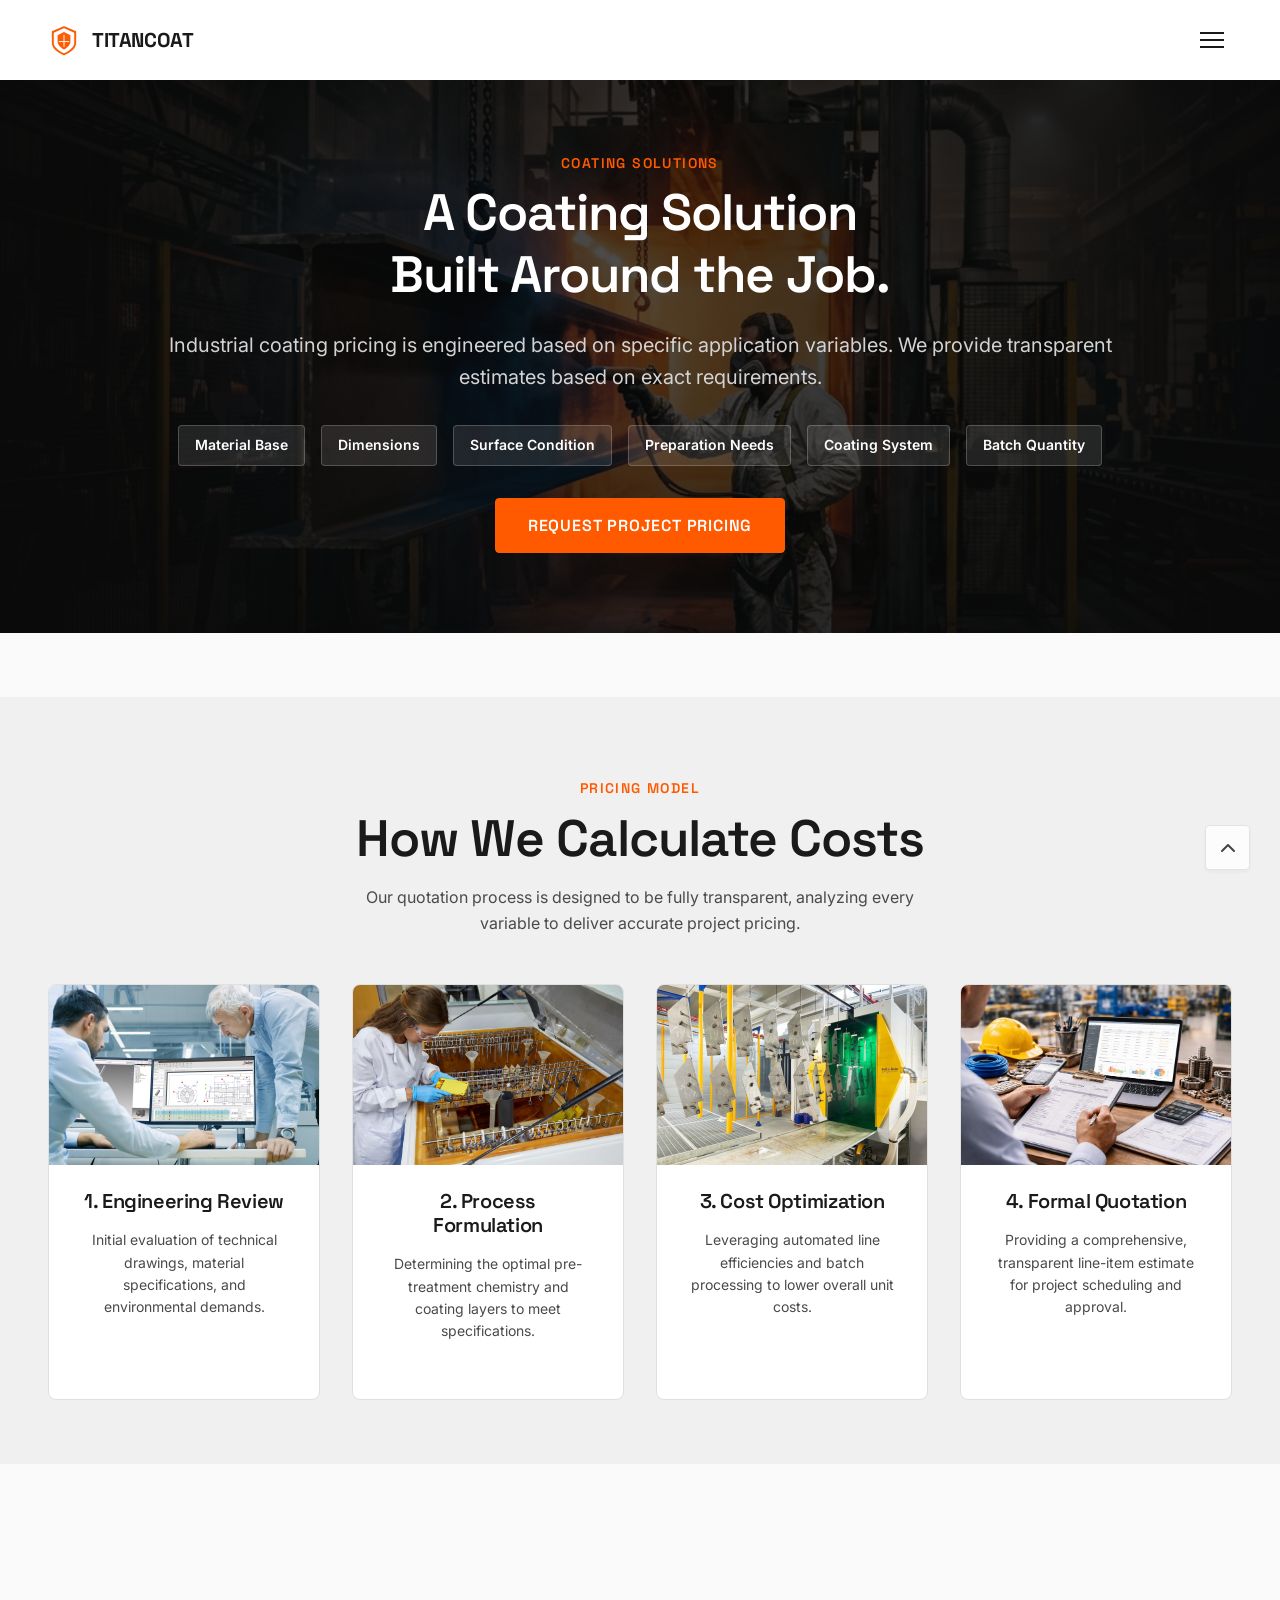
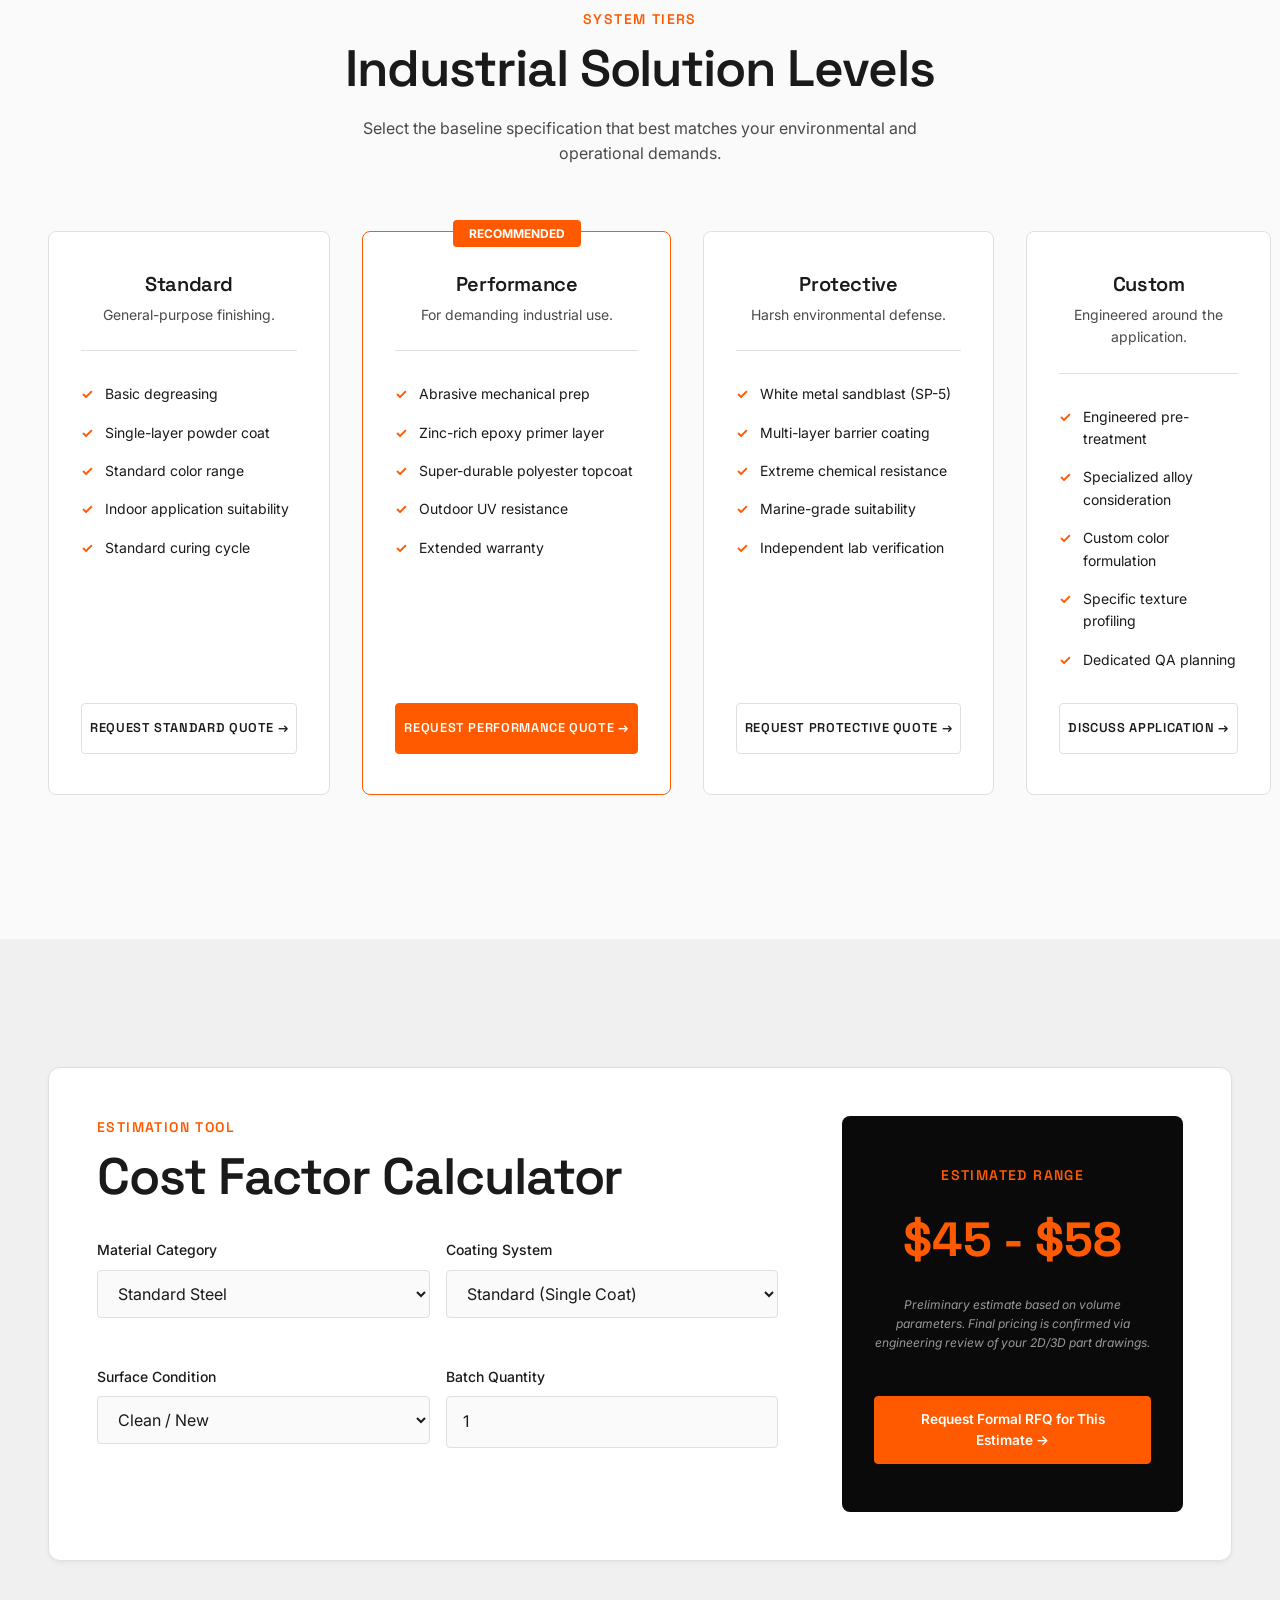
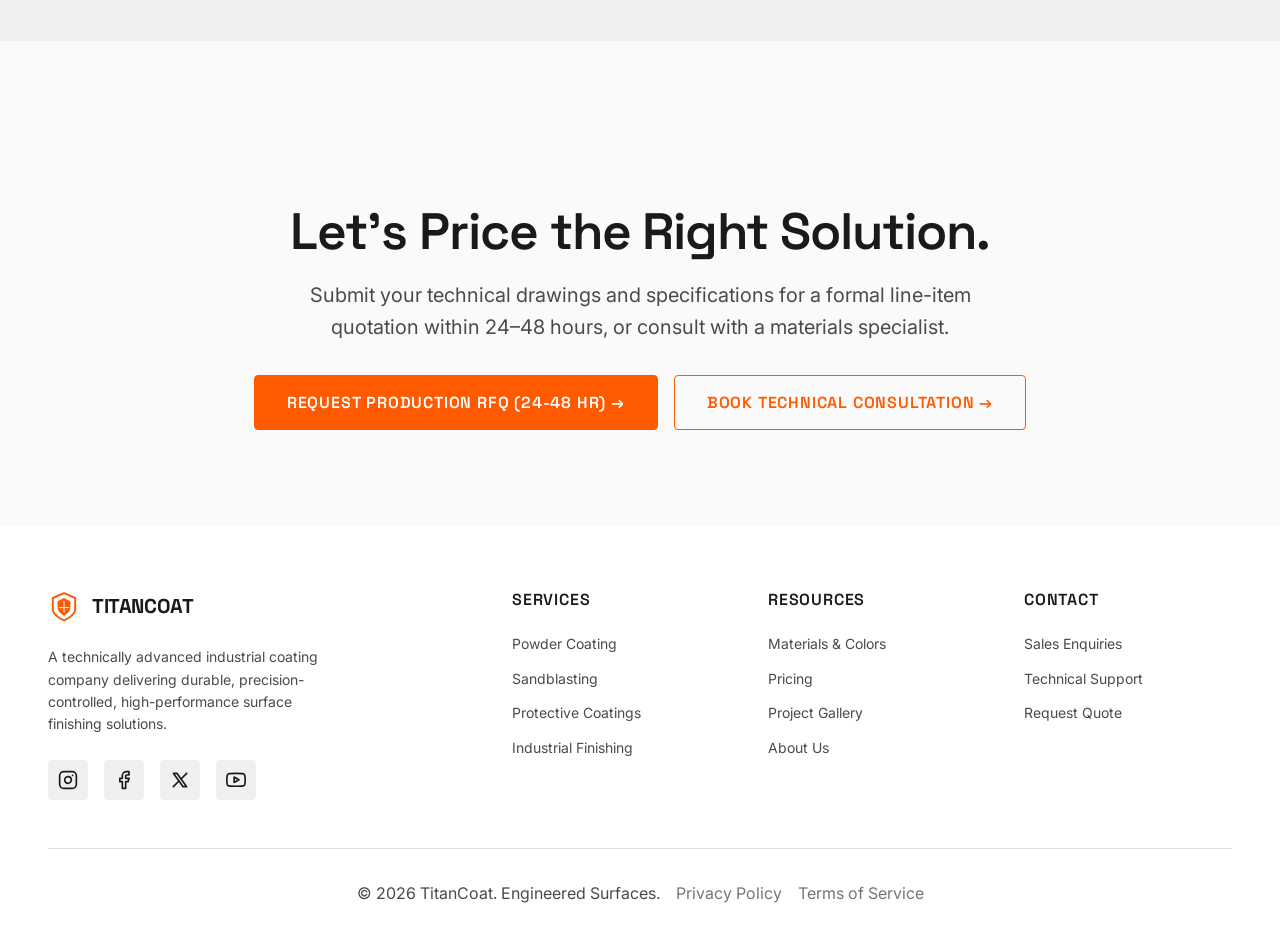
<file: pricing.html>
<!DOCTYPE html>
<html lang="en" dir="ltr" data-theme="light">
<head>
    <meta charset="UTF-8">
    <meta name="viewport" content="width=device-width, initial-scale=1.0">
    <title>TitanCoat | Pricing Solutions</title>
    
    <link rel="stylesheet" href="assets/css/reset.css">
    <link rel="stylesheet" href="assets/css/variables.css">
    <link rel="stylesheet" href="assets/css/global.css">
    <link rel="stylesheet" href="assets/css/components.css">
    <link rel="stylesheet" href="assets/css/pages/pricing.css">
    <link rel="icon" type="image/svg+xml" href="assets/images/favicon.svg">
</head>
<body>

    <!-- NAVBAR -->
    <nav class="navbar">
        <div class="container nav-container">
            <a href="index.html" class="logo">
                <svg viewBox="0 0 100 100" fill="none" xmlns="http://www.w3.org/2000/svg">
    <path d="M50 10 L85 25 L85 60 C85 80 50 95 50 95 C50 95 15 80 15 60 L15 25 L50 10 Z" stroke="var(--accent-orange)" stroke-width="6" stroke-linejoin="round"/>
    <path d="M50 25 L70 35 L70 55 C70 70 50 80 50 80 C50 80 30 70 30 55 L30 35 L50 25 Z" fill="var(--accent-orange)"/>
    <path d="M35 55 L65 55" stroke="var(--bg-card)" stroke-width="3" stroke-linecap="round"/>
    <path d="M50 35 L50 70" stroke="var(--bg-card)" stroke-width="3" stroke-linecap="round"/>
</svg>
TITANCOAT
            </a>

            <div class="nav-menu">
                <div class="nav-item-dropdown"> <a href="#" class="nav-link">Home <svg style="width:16px;height:16px;vertical-align:middle;margin-left:4px;" viewBox="0 0 24 24" fill="none" stroke="currentColor" stroke-width="2" stroke-linecap="round" stroke-linejoin="round"><polyline points="6 9 12 15 18 9"></polyline></svg></a> <div class="dropdown-menu"> <a href="index.html" class="dropdown-link">Home 1</a> <a href="home-2.html" class="dropdown-link">Home 2</a> </div> </div>
                <a href="about.html" class="nav-link">About</a>
                <a href="services.html" class="nav-link">Services</a>
                <a href="pricing.html" class="nav-link active">Pricing</a>
                <a href="materials-colors.html" class="nav-link">Materials</a>
                <a href="portfolio.html" class="nav-link">Portfolio</a>
                <a href="contact.html" class="nav-link">Contact</a>
            </div>

            <div class="nav-actions">
                <button class="theme-toggle" aria-label="Toggle Theme"></button>
                <button class="rtl-toggle" id="rtl-toggle" title="Toggle RTL" style="display:flex;align-items:center;justify-content:center;"><svg width="20" height="20" viewBox="0 0 24 24" fill="none" stroke="currentColor" stroke-width="2" stroke-linecap="round" stroke-linejoin="round"><path d="M17 4l4 4-4 4"></path><path d="M21 8H3"></path><path d="M7 20l-4-4 4-4"></path><path d="M3 16h18"></path></svg></button>
                <a href="#" class="btn btn-primary" data-modal-target="quote-modal">REQUEST A QUOTE</a>
            </div>

            <button class="hamburger"><span></span><span></span><span></span></button>
        </div>
    </nav>

    <!-- MOBILE MENU -->
    <div class="mobile-menu">
        <div class="mobile-nav-links">
            <a href="index.html" class="nav-link">Home</a>
            <a href="home-2.html" class="nav-link">Home 2</a>
            <a href="about.html" class="nav-link">About</a>
            <a href="services.html" class="nav-link">Services</a>
            <a href="pricing.html" class="nav-link active">Pricing</a>
            <a href="materials-colors.html" class="nav-link">Materials</a>
            <a href="portfolio.html" class="nav-link">Portfolio</a>
            <a href="contact.html" class="nav-link">Contact</a>
            </div>
        <div class="mobile-top-controls">
            <button class="theme-toggle">Theme</button>
            <button class="rtl-toggle" id="rtl-toggle" title="Toggle RTL" style="display:flex;align-items:center;justify-content:center;"><svg width="20" height="20" viewBox="0 0 24 24" fill="none" stroke="currentColor" stroke-width="2" stroke-linecap="round" stroke-linejoin="round"><path d="M17 4l4 4-4 4"></path><path d="M21 8H3"></path><path d="M7 20l-4-4 4-4"></path><path d="M3 16h18"></path></svg></button>
        </div>
        <a href="#" class="btn btn-primary" data-modal-target="quote-modal" style="width: 100%; text-align: center;">REQUEST A QUOTE</a>
    </div>

    <!-- SECTION 01: PRICING HERO -->
    <section class="pricing-hero">
        <div class="pricing-hero-bg"></div>
        <div class="pricing-hero-overlay"></div>
        <div class="container relative">
            <div class="pricing-hero-content fade-up">
                <span class="label-small">Coating Solutions</span>
                <h1>A Coating Solution<br>Built Around the Job.</h1>
                <p class="text-lead" style="color: #D3D3D3;">Industrial coating pricing is engineered based on specific application variables. We provide transparent estimates based on exact requirements.</p>
                <div class="pricing-factors-list">
                    <span class="factor-badge">Material Base</span>
                    <span class="factor-badge">Dimensions</span>
                    <span class="factor-badge">Surface Condition</span>
                    <span class="factor-badge">Preparation Needs</span>
                    <span class="factor-badge">Coating System</span>
                    <span class="factor-badge">Batch Quantity</span>
                </div>
                <button class="btn btn-primary" style="margin-top: 2rem;" data-modal-target="quote-modal">Request Project Pricing</button>
            </div>
        </div>
    </section>

    <!-- SECTION 01B: PRICING PROCESS CARDS -->
    <section class="pricing-cards-section">
        <div class="container">
            <div class="fade-up text-center">
                <span class="label-small">Pricing Model</span>
                <h2>How We Calculate Costs</h2>
                <p style="max-width: 600px; margin: 0 auto;">Our quotation process is designed to be fully transparent, analyzing every variable to deliver accurate project pricing.</p>
            </div>
            <div class="pricing-cards-grid">
                <div class="pricing-card fade-up">
                    <img src="assets/images/Engineering%20Review.png" alt="Engineering Review" class="pricing-card-img">
                    <h3>1. Engineering Review</h3>
                    <p>Initial evaluation of technical drawings, material specifications, and environmental demands.</p>
                </div>
                <div class="pricing-card fade-up" style="transition-delay: 0.1s;">
                    <img src="assets/images/Process%20Formulation.png" alt="Process Formulation" class="pricing-card-img">
                    <h3>2. Process Formulation</h3>
                    <p>Determining the optimal pre-treatment chemistry and coating layers to meet specifications.</p>
                </div>
                <div class="pricing-card fade-up" style="transition-delay: 0.2s;">
                    <img src="assets/images/Cost%20Optimization.png" alt="Cost Optimization" class="pricing-card-img">
                    <h3>3. Cost Optimization</h3>
                    <p>Leveraging automated line efficiencies and batch processing to lower overall unit costs.</p>
                </div>
                <div class="pricing-card fade-up" style="transition-delay: 0.3s;">
                    <img src="assets/images/Formal%20Quotation.png" alt="Formal Quotation" class="pricing-card-img">
                    <h3>4. Formal Quotation</h3>
                    <p>Providing a comprehensive, transparent line-item estimate for project scheduling and approval.</p>
                </div>
            </div>
        </div>
    </section>

    <!-- SECTION 02: SOLUTION TIERS -->
    <section class="tiers-section">
        <div class="container">
            <div class="fade-up text-center">
                <span class="label-small">System Tiers</span>
                <h2>Industrial Solution Levels</h2>
                <p style="max-width: 600px; margin: 0 auto;">Select the baseline specification that best matches your environmental and operational demands.</p>
            </div>
            
            <div class="tiers-grid">
                <!-- Standard -->
                <div class="tier-card fade-up">
                    <div class="tier-header">
                        <h3>Standard</h3>
                        <p>General-purpose finishing.</p>
                    </div>
                    <ul class="tier-features">
                        <li>Basic degreasing</li>
                        <li>Single-layer powder coat</li>
                        <li>Standard color range</li>
                        <li>Indoor application suitability</li>
                        <li>Standard curing cycle</li>
                    </ul>
                    <button class="btn btn-outline" data-modal-target="quote-modal" data-preselect-system="Thermoset Powder Coatings" style="width:100%;">Request Standard Quote &rarr;</button>
                </div>

                <!-- Performance -->
                <div class="tier-card featured fade-up" style="transition-delay: 0.1s;">
                    <div class="tier-badge">Recommended</div>
                    <div class="tier-header">
                        <h3>Performance</h3>
                        <p>For demanding industrial use.</p>
                    </div>
                    <ul class="tier-features">
                        <li>Abrasive mechanical prep</li>
                        <li>Zinc-rich epoxy primer layer</li>
                        <li>Super-durable polyester topcoat</li>
                        <li>Outdoor UV resistance</li>
                        <li>Extended warranty</li>
                    </ul>
                    <button class="btn btn-primary" data-modal-target="quote-modal" data-preselect-system="Zinc-Rich Primers & Barriers" style="width:100%;">Request Performance Quote &rarr;</button>
                </div>

                <!-- Protective -->
                <div class="tier-card fade-up" style="transition-delay: 0.2s;">
                    <div class="tier-header">
                        <h3>Protective</h3>
                        <p>Harsh environmental defense.</p>
                    </div>
                    <ul class="tier-features">
                        <li>White metal sandblast (SP-5)</li>
                        <li>Multi-layer barrier coating</li>
                        <li>Extreme chemical resistance</li>
                        <li>Marine-grade suitability</li>
                        <li>Independent lab verification</li>
                    </ul>
                    <button class="btn btn-outline" data-modal-target="quote-modal" data-preselect-system="High-Performance Liquid Coatings" style="width:100%;">Request Protective Quote &rarr;</button>
                </div>

                <!-- Custom -->
                <div class="tier-card fade-up" style="transition-delay: 0.3s;">
                    <div class="tier-header">
                        <h3>Custom</h3>
                        <p>Engineered around the application.</p>
                    </div>
                    <ul class="tier-features">
                        <li>Engineered pre-treatment</li>
                        <li>Specialized alloy consideration</li>
                        <li>Custom color formulation</li>
                        <li>Specific texture profiling</li>
                        <li>Dedicated QA planning</li>
                    </ul>
                    <button class="btn btn-outline" data-modal-target="quote-modal" data-form-mode="consultation" style="width:100%;">Discuss Application &rarr;</button>
                </div>
            </div>
        </div>
    </section>

    <!-- SECTION 03: COST FACTORS (CALCULATOR) -->
    <section class="calculator-section">
        <div class="container">
            <div class="calculator-container fade-up">
                <div class="calc-grid">
                    <div>
                        <span class="label-small">Estimation Tool</span>
                        <h2 style="margin-bottom: 2rem;">Cost Factor Calculator</h2>
                        <form class="calc-form" id="pricing-calculator">
                            <div class="form-grid">
                                <div class="form-group">
                                    <label class="form-label">Material Category</label>
                                    <select class="form-control" id="calc-material">
                                        <option value="1">Standard Steel</option>
                                        <option value="1.2">Aluminum</option>
                                        <option value="1.5">Stainless Steel</option>
                                        <option value="1.8">Cast Iron</option>
                                    </select>
                                </div>
                                <div class="form-group">
                                    <label class="form-label">Coating System</label>
                                    <select class="form-control" id="calc-system">
                                        <option value="50">Standard (Single Coat)</option>
                                        <option value="120">Performance (Primer + Topcoat)</option>
                                        <option value="200">Protective (Multi-layer)</option>
                                    </select>
                                </div>
                            </div>
                            <div class="form-grid">
                                <div class="form-group">
                                    <label class="form-label">Surface Condition</label>
                                    <select class="form-control" id="calc-condition">
                                        <option value="1">Clean / New</option>
                                        <option value="1.3">Light Rust / Oil</option>
                                        <option value="2">Heavy Scale / Old Paint</option>
                                    </select>
                                </div>
                                <div class="form-group">
                                    <label class="form-label">Batch Quantity</label>
                                    <input type="number" class="form-control" id="calc-qty" value="1" min="1">
                                </div>
                            </div>
                        </form>
                    </div>
                    <div class="calc-result-box">
                        <span class="label-small" style="margin-bottom: 0;">Estimated Range</span>
                        <div class="calc-result-value" id="calc-result">$---</div>
                        <p class="calc-result-note">Preliminary estimate based on volume parameters. Final pricing is confirmed via engineering review of your 2D/3D part drawings.</p>
                        <button class="service-card-cta-btn primary" style="margin-top: 1.25rem;" data-modal-target="quote-modal" data-form-mode="quote">Request Formal RFQ for This Estimate &rarr;</button>
                    </div>
                </div>
            </div>
        </div>
    </section>

    <!-- SECTION 04: PRICING CTA -->
    <section class="pricing-cta">
        <div class="container fade-up text-center">
            <h2>Let's Price the Right Solution.</h2>
            <p class="text-lead" style="max-width: 680px; margin: 0 auto;">Submit your technical drawings and specifications for a formal line-item quotation within 24–48 hours, or consult with a materials specialist.</p>
            <div style="display: flex; gap: 1rem; justify-content: center; flex-wrap: wrap; margin-top: 2rem;">
                <button class="btn btn-primary" data-modal-target="quote-modal" data-form-mode="quote">Request Production RFQ (24-48 Hr) &rarr;</button>
                <button class="btn btn-outline" style="border-color: var(--accent-orange); color: var(--accent-orange);" data-modal-target="quote-modal" data-form-mode="consultation">Book Technical Consultation &rarr;</button>
            </div>
        </div>
    </section>

        <!-- FOOTER -->
    <footer class="footer">
        <div class="container">
            <div class="footer-grid">
                <div class="footer-col">
                    <a href="index.html" class="logo" style="margin-bottom: 1.5rem;">
                        <svg viewBox="0 0 100 100" fill="none" xmlns="http://www.w3.org/2000/svg">
    <path d="M50 10 L85 25 L85 60 C85 80 50 95 50 95 C50 95 15 80 15 60 L15 25 L50 10 Z" stroke="var(--accent-orange)" stroke-width="6" stroke-linejoin="round"/>
    <path d="M50 25 L70 35 L70 55 C70 70 50 80 50 80 C50 80 30 70 30 55 L30 35 L50 25 Z" fill="var(--accent-orange)"/>
    <path d="M35 55 L65 55" stroke="var(--bg-card)" stroke-width="3" stroke-linecap="round"/>
    <path d="M50 35 L50 70" stroke="var(--bg-card)" stroke-width="3" stroke-linecap="round"/>
</svg>
TITANCOAT
                    </a>
                    <p style="font-size: 0.875rem; max-width: 300px;">A technically advanced industrial coating company delivering durable, precision-controlled, high-performance surface finishing solutions.</p>
                    <div class="social-icons">
                        <a href="#" aria-label="Instagram"><svg width="20" height="20" viewBox="0 0 24 24" fill="none" stroke="currentColor" stroke-width="2" stroke-linecap="round" stroke-linejoin="round"><rect x="2" y="2" width="20" height="20" rx="5" ry="5"></rect><path d="M16 11.37A4 4 0 1 1 12.63 8 4 4 0 0 1 16 11.37z"></path><line x1="17.5" y1="6.5" x2="17.51" y2="6.5"></line></svg></a>
                        <a href="#" aria-label="Facebook"><svg width="20" height="20" viewBox="0 0 24 24" fill="none" stroke="currentColor" stroke-width="2" stroke-linecap="round" stroke-linejoin="round"><path d="M18 2h-3a5 5 0 0 0-5 5v3H7v4h3v8h4v-8h3l1-4h-4V7a1 1 0 0 1 1-1h3z"></path></svg></a>
                        <a href="#" aria-label="X (Twitter)"><svg width="20" height="20" viewBox="0 0 24 24" fill="none" stroke="currentColor" stroke-width="2" stroke-linecap="round" stroke-linejoin="round"><path d="M4 4l11.733 16h4.267l-11.733 -16z"/><path d="M4 20l6.768 -6.768m2.46 -2.46l6.772 -6.772"/></svg></a>
                        <a href="#" aria-label="YouTube"><svg width="20" height="20" viewBox="0 0 24 24" fill="none" stroke="currentColor" stroke-width="2" stroke-linecap="round" stroke-linejoin="round"><path d="M22.54 6.42a2.78 2.78 0 0 0-1.94-2C18.88 4 12 4 12 4s-6.88 0-8.6.46a2.78 2.78 0 0 0-1.94 2A29 29 0 0 0 1 11.75a29 29 0 0 0 .46 5.33 2.78 2.78 0 0 0 1.94 2c1.72.46 8.6.46 8.6.46s6.88 0 8.6-.46a2.78 2.78 0 0 0 1.94-2 29 29 0 0 0 .46-5.33 29 29 0 0 0-.46-5.33z"></path><polygon points="9.75 15.02 15.5 11.75 9.75 8.48 9.75 15.02"></polygon></svg></a>
                    </div>
                </div>
                <div class="footer-col">
                    <h4>Services</h4>
                    <div class="footer-links">
                        <a href="services.html">Powder Coating</a>
                        <a href="services.html">Sandblasting</a>
                        <a href="services.html">Protective Coatings</a>
                        <a href="services.html">Industrial Finishing</a>
                    </div>
                </div>
                <div class="footer-col">
                    <h4>Resources</h4>
                    <div class="footer-links">
                        <a href="materials-colors.html">Materials & Colors</a>
                        <a href="pricing.html">Pricing</a>
                        <a href="portfolio.html">Project Gallery</a>
                        <a href="about.html">About Us</a>
                    </div>
                </div>
                <div class="footer-col">
                    <h4>Contact</h4>
                    <div class="footer-links">
                        <a href="contact.html">Sales Enquiries</a>
                        <a href="contact.html">Technical Support</a>
                        <a href="#" data-modal-target="quote-modal">Request Quote</a>
                    </div>
                </div>
            </div>
            <div class="footer-bottom" style="justify-content: center; position: relative;">
                <p style="text-align: center; margin: 0;">&copy; 2026 TitanCoat. Engineered Surfaces. &nbsp;&nbsp; <a href="#" style="color: var(--text-muted); text-decoration: none;">Privacy Policy</a> &nbsp;&nbsp; <a href="#" style="color: var(--text-muted); text-decoration: none;">Terms of Service</a></p>
                <button onclick="window.scrollTo({top: 0, behavior: 'smooth'})" class="back-to-top" aria-label="Back to top">
                    <svg width="24" height="24" viewBox="0 0 24 24" fill="none" stroke="currentColor" stroke-width="2" stroke-linecap="round" stroke-linejoin="round"><polyline points="18 15 12 9 6 15"></polyline></svg>
                </button>
            </div>
        </div>
    </footer>

    <!-- MODAL: QUOTE & CONSULTATION REQUEST -->
    <div class="modal-overlay" id="quote-modal">
        <div class="modal-card">
            <button class="modal-close">&times;</button>
            <div class="modal-header">
                <h3 id="modal-heading">Request a Coating Quote</h3>
                <p id="modal-subheading">Provide your project details for an itemized engineering evaluation.</p>
            </div>

            <!-- Tab Switcher between Quote (RFQ) and Technical Consultation -->
            <div class="modal-tab-nav">
                <button type="button" class="modal-tab-btn active" id="modal-tab-rfq">Production Quote (RFQ)</button>
                <button type="button" class="modal-tab-btn" id="modal-tab-consult">Engineering Consultation</button>
            </div>

            <!-- FORM 1: PRODUCTION QUOTE (RFQ) -->
            <form id="rfq-form" onsubmit="event.preventDefault(); alert('Quote Request Submitted! Our engineering team will review your specifications and reply within 24–48 hours.'); this.closest('.modal-overlay').classList.remove('active'); document.body.style.overflow = '';">
                <div class="form-grid">
                    <div class="form-group">
                        <label class="form-label">Coating System / Process</label>
                        <select class="form-control" id="quote-project-type" required>
                            <option value="">Select process...</option>
                            <option value="Thermoset Powder Coatings">Thermoset Powder Coating (AAMA 2604/2605)</option>
                            <option value="Thermoplastic Coatings">Thermoplastic Coating (Nylon / PE)</option>
                            <option value="High-Performance Liquid Coatings">High-Performance Liquid / 2K Polyurethane</option>
                            <option value="Zinc-Rich Primers & Barriers">Zinc-Rich Epoxy Primer (C5-M Marine)</option>
                            <option value="Specialty & Extreme Environment Coatings">High-Temp Ceramic & Silicone (Up to 1,200°F)</option>
                            <option value="Textures, Gloss & Custom Finishes">Architectural Textures & Custom RAL</option>
                            <option value="Sandblasting & Surface Prep">Abrasive Sandblasting Prep Only</option>
                        </select>
                    </div>
                    <div class="form-group">
                        <label class="form-label">Substrate Material</label>
                        <select class="form-control" id="quote-substrate" required>
                            <option value="">Select substrate...</option>
                            <option>Structural / Carbon Steel</option>
                            <option>Aluminum (Extrusions / Sheet)</option>
                            <option>Stainless Steel (304 / 316)</option>
                            <option>Cast Iron / Ductile Iron</option>
                            <option>Galvanized Steel</option>
                            <option>Brass / Copper / Yellow Metals</option>
                            <option>Other / Composite</option>
                        </select>
                    </div>
                </div>
                <div class="form-grid">
                    <div class="form-group">
                        <label class="form-label">Estimated Quantity</label>
                        <input type="number" class="form-control" placeholder="Number of parts / batch" required>
                    </div>
                    <div class="form-group">
                        <label class="form-label">Required Finish / Spec</label>
                        <select class="form-control" required>
                            <option value="">Select finish...</option>
                            <option>Matte (5% - 20% Gloss)</option>
                            <option>Satin (30% - 50% Gloss)</option>
                            <option>High Gloss (80%+ Gloss)</option>
                            <option>Fine Textured / Wrinkle</option>
                            <option>Metallic / Sparkle</option>
                            <option>Custom RAL Color Match</option>
                        </select>
                    </div>
                </div>
                <div class="form-group">
                    <label class="form-label">Part Dimensions, Masking Zones & Service Environment</label>
                    <textarea class="form-control" placeholder="Describe length x width x height, estimated part weight, critical threads/bores to mask, and outdoor/chemical exposure needs..." required></textarea>
                </div>
                <button type="submit" class="btn btn-primary" style="width: 100%;">SUBMIT PRODUCTION RFQ (24-48 HR RESPONSE)</button>
            </form>

            <!-- FORM 2: TECHNICAL CONSULTATION -->
            <form id="consult-form" style="display: none;" onsubmit="event.preventDefault(); alert('Consultation Request Received! A Senior Coating Materials Engineer will contact you within 1 business day.'); this.closest('.modal-overlay').classList.remove('active'); document.body.style.overflow = '';">
                <div class="form-grid">
                    <div class="form-group">
                        <label class="form-label">Consultation Focus</label>
                        <select class="form-control" required>
                            <option value="">Select engineering challenge...</option>
                            <option>Coating System Selection for New Product</option>
                            <option>Premature Coating Failure Troubleshooting</option>
                            <option>Specification Compliance (ASTM, AAMA, MIL-SPEC)</option>
                            <option>Harsh Environment / Salt Spray / Chemical Defense</option>
                            <option>Substrate Pre-Treatment & Blast Profiling</option>
                            <option>Custom Formulation or Test Coupon Sampling</option>
                        </select>
                    </div>
                    <div class="form-group">
                        <label class="form-label">Preferred Discussion Format</label>
                        <select class="form-control" required>
                            <option value="Phone Call">Direct Engineering Phone Call</option>
                            <option value="Virtual Video Meeting">Virtual Video Conference (Screen Share)</option>
                            <option value="Email Technical Brief">Email Technical Evaluation Brief</option>
                            <option value="Facility Visit">Facility & Lab Visit (On-Site)</option>
                        </select>
                    </div>
                </div>
                <div class="form-grid">
                    <div class="form-group">
                        <label class="form-label">Company / Organization</label>
                        <input type="text" class="form-control" placeholder="Company or project name" required>
                    </div>
                    <div class="form-group">
                        <label class="form-label">Contact Email or Direct Phone</label>
                        <input type="text" class="form-control" placeholder="Email or direct line" required>
                    </div>
                </div>
                <div class="form-group">
                    <label class="form-label">Technical Challenge / Operating Environment Details</label>
                    <textarea class="form-control" placeholder="Describe temperatures, chemical exposure, substrate alloy, failure history, or required ASTM specifications..." required></textarea>
                </div>
                <button type="submit" class="btn btn-primary" style="width: 100%;">SCHEDULE 1-ON-1 TECHNICAL CONSULTATION</button>
            </form>
        </div>
    </div>
    <!-- MODAL: AUTHENTICATION -->
    <div class="modal-overlay" id="auth-modal">
        <div class="modal-card" style="max-width: 400px;">
            <button class="modal-close">&times;</button>
            <div id="login-form-container">
                <div class="modal-header"><h3>Client Portal</h3></div>
                <form onsubmit="event.preventDefault(); alert('Login Successful! (Demo)'); this.closest('.modal-overlay').classList.remove('active'); document.body.style.overflow = '';">
                    <div class="form-group"><input type="email" class="form-control" placeholder="Email" required></div>
                    <div class="form-group"><input type="password" class="form-control" placeholder="Password" required></div>
                    <button type="submit" class="btn btn-primary" style="width: 100%;">Sign In</button>
                </form>
            </div>
        </div>
    </div>

    <!-- Scripts -->
    <script src="assets/js/theme.js"></script>
    <script src="assets/js/rtl.js"></script>
    <script src="assets/js/main.js"></script>
    <script src="assets/js/modals.js"></script>
    
    <!-- Calculator Script -->
    <script>
        document.addEventListener('DOMContentLoaded', () => {
            const form = document.getElementById('pricing-calculator');
            const resultEl = document.getElementById('calc-result');
            
            function calculateEstimate() {
                const materialMultiplier = parseFloat(document.getElementById('calc-material').value);
                const systemBase = parseFloat(document.getElementById('calc-system').value);
                const conditionMultiplier = parseFloat(document.getElementById('calc-condition').value);
                const qty = parseInt(document.getElementById('calc-qty').value) || 1;
                
                // Demo math formula
                const baseUnitCost = systemBase * materialMultiplier * conditionMultiplier;
                // Volume discount curve
                const volumeMultiplier = Math.max(0.5, 1 - (Math.log10(qty) * 0.15));
                
                const finalUnitCost = baseUnitCost * volumeMultiplier;
                const total = finalUnitCost * qty;
                
                // Create a range
                const min = Math.floor(total * 0.9);
                const max = Math.ceil(total * 1.15);
                
                resultEl.innerText = `$${min.toLocaleString()} - $${max.toLocaleString()}`;
            }

            form.addEventListener('input', calculateEstimate);
            calculateEstimate(); // Initial run
        });
    </script>
</body>
</html>
</file>
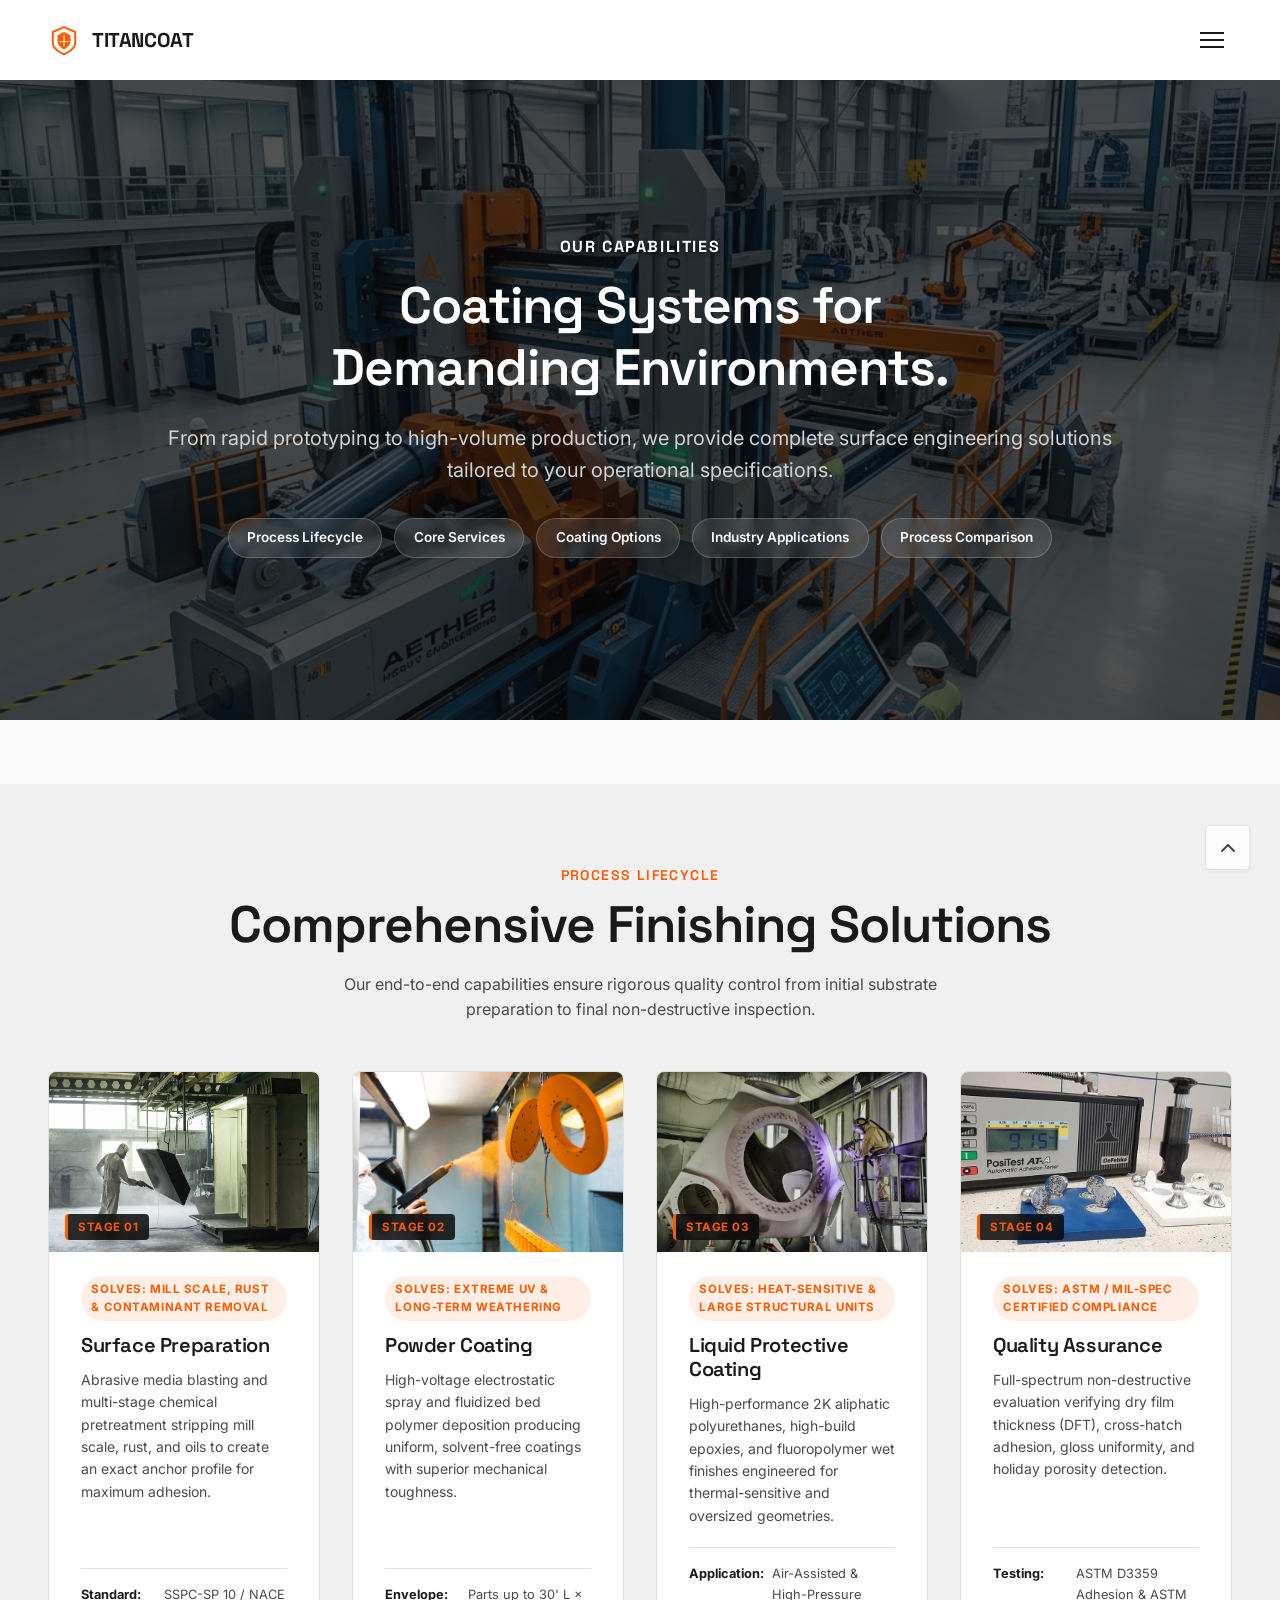
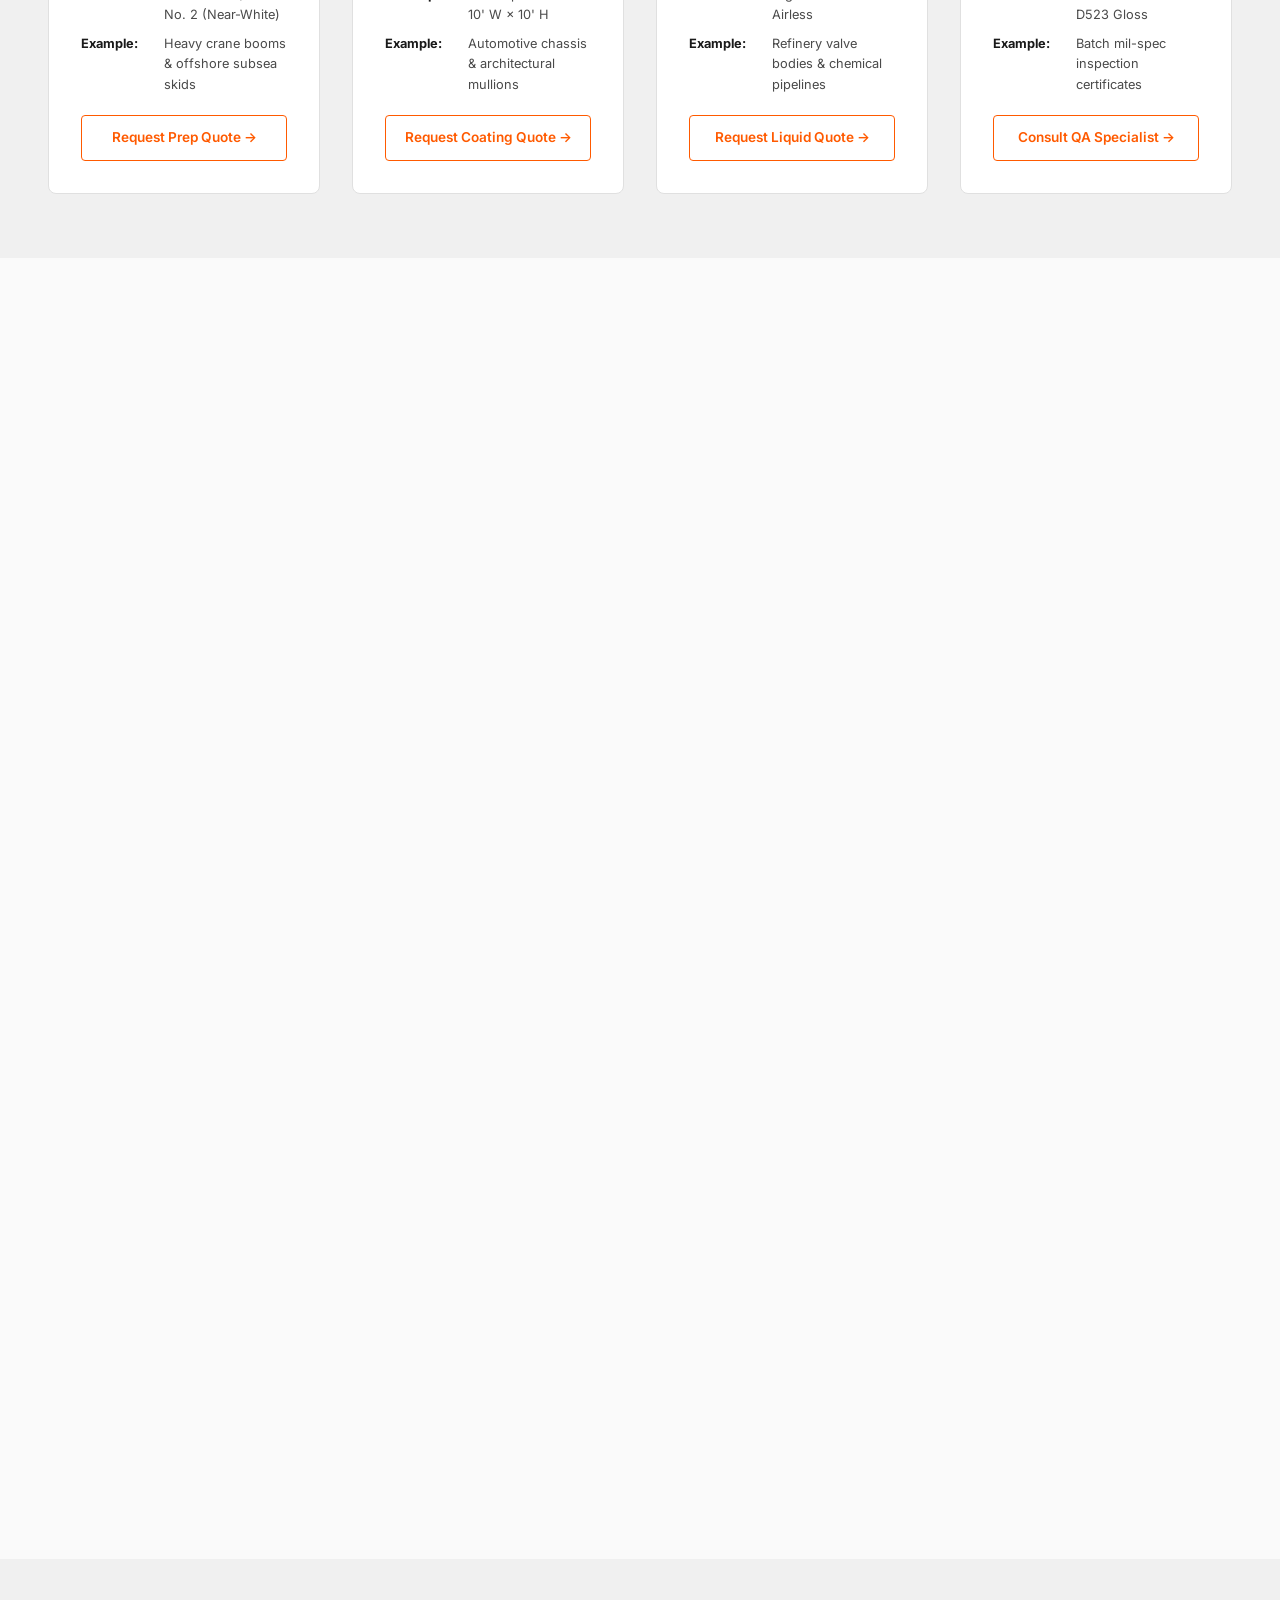
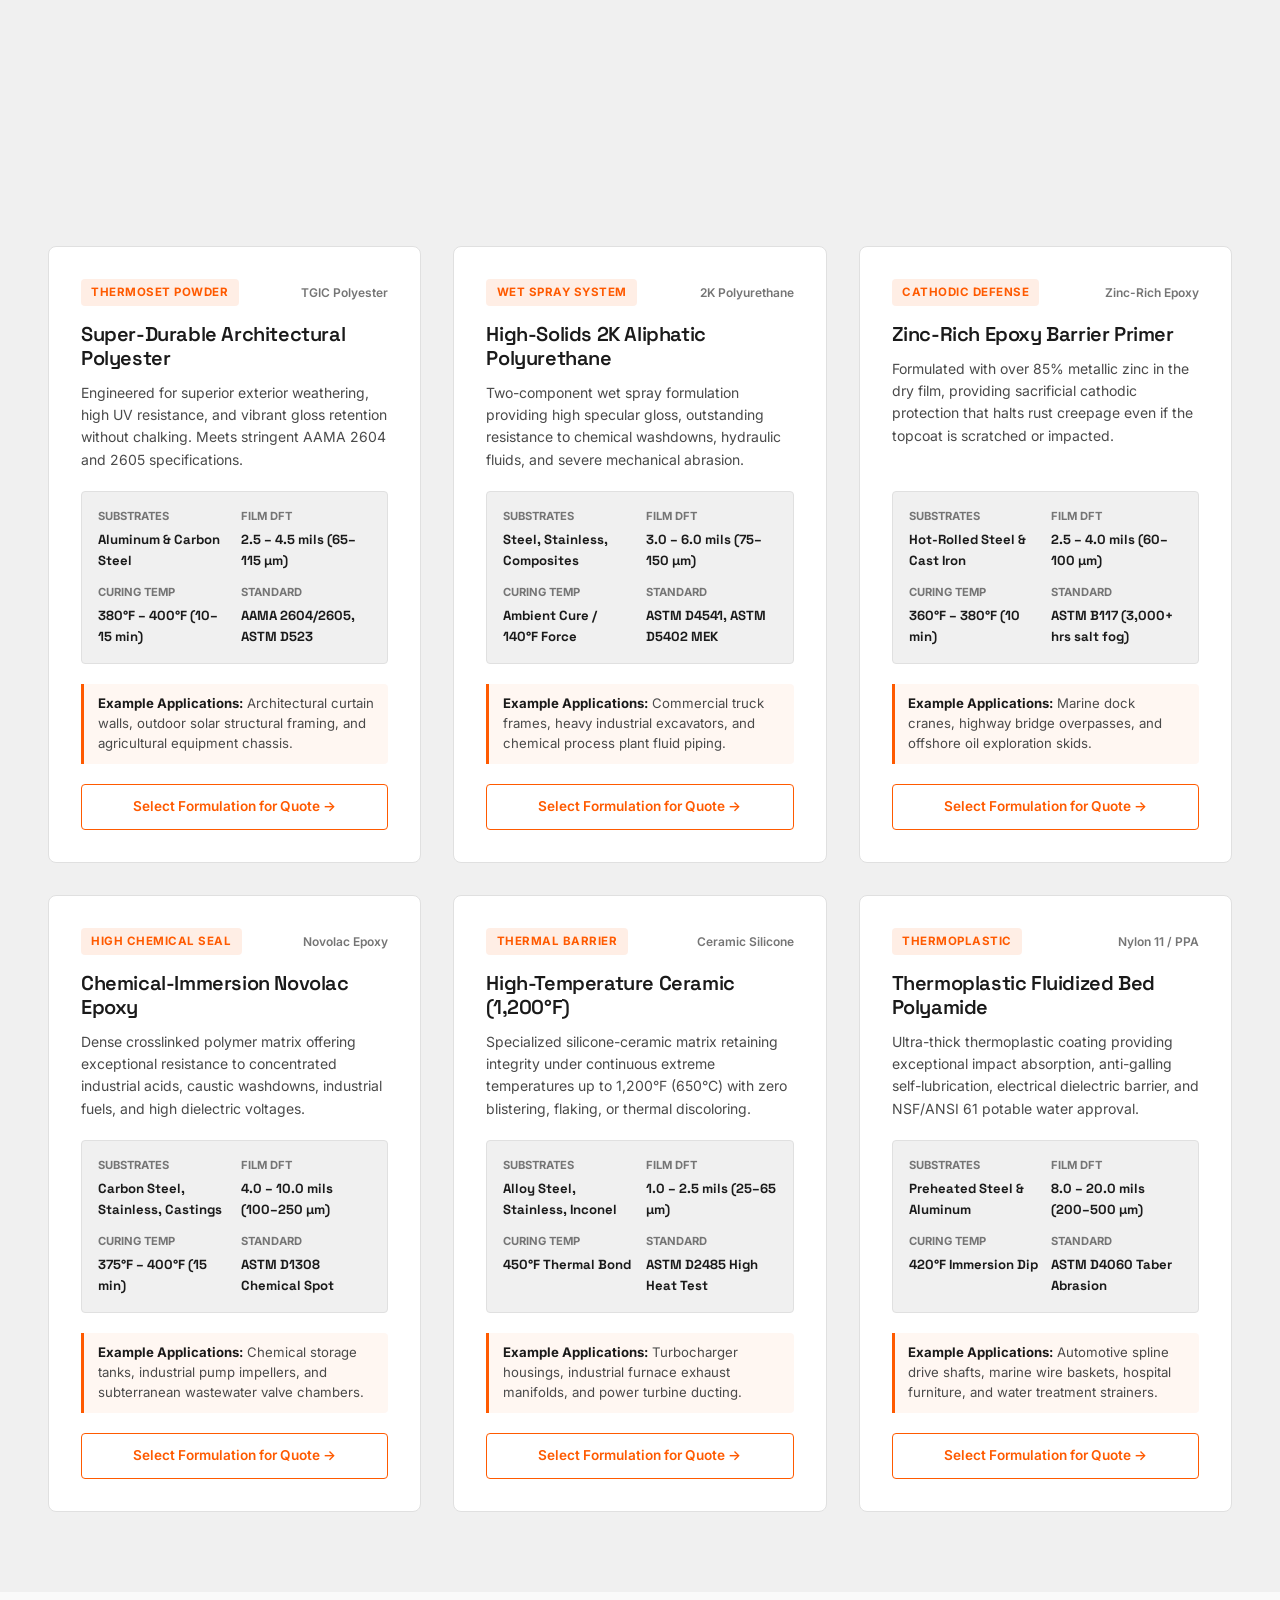
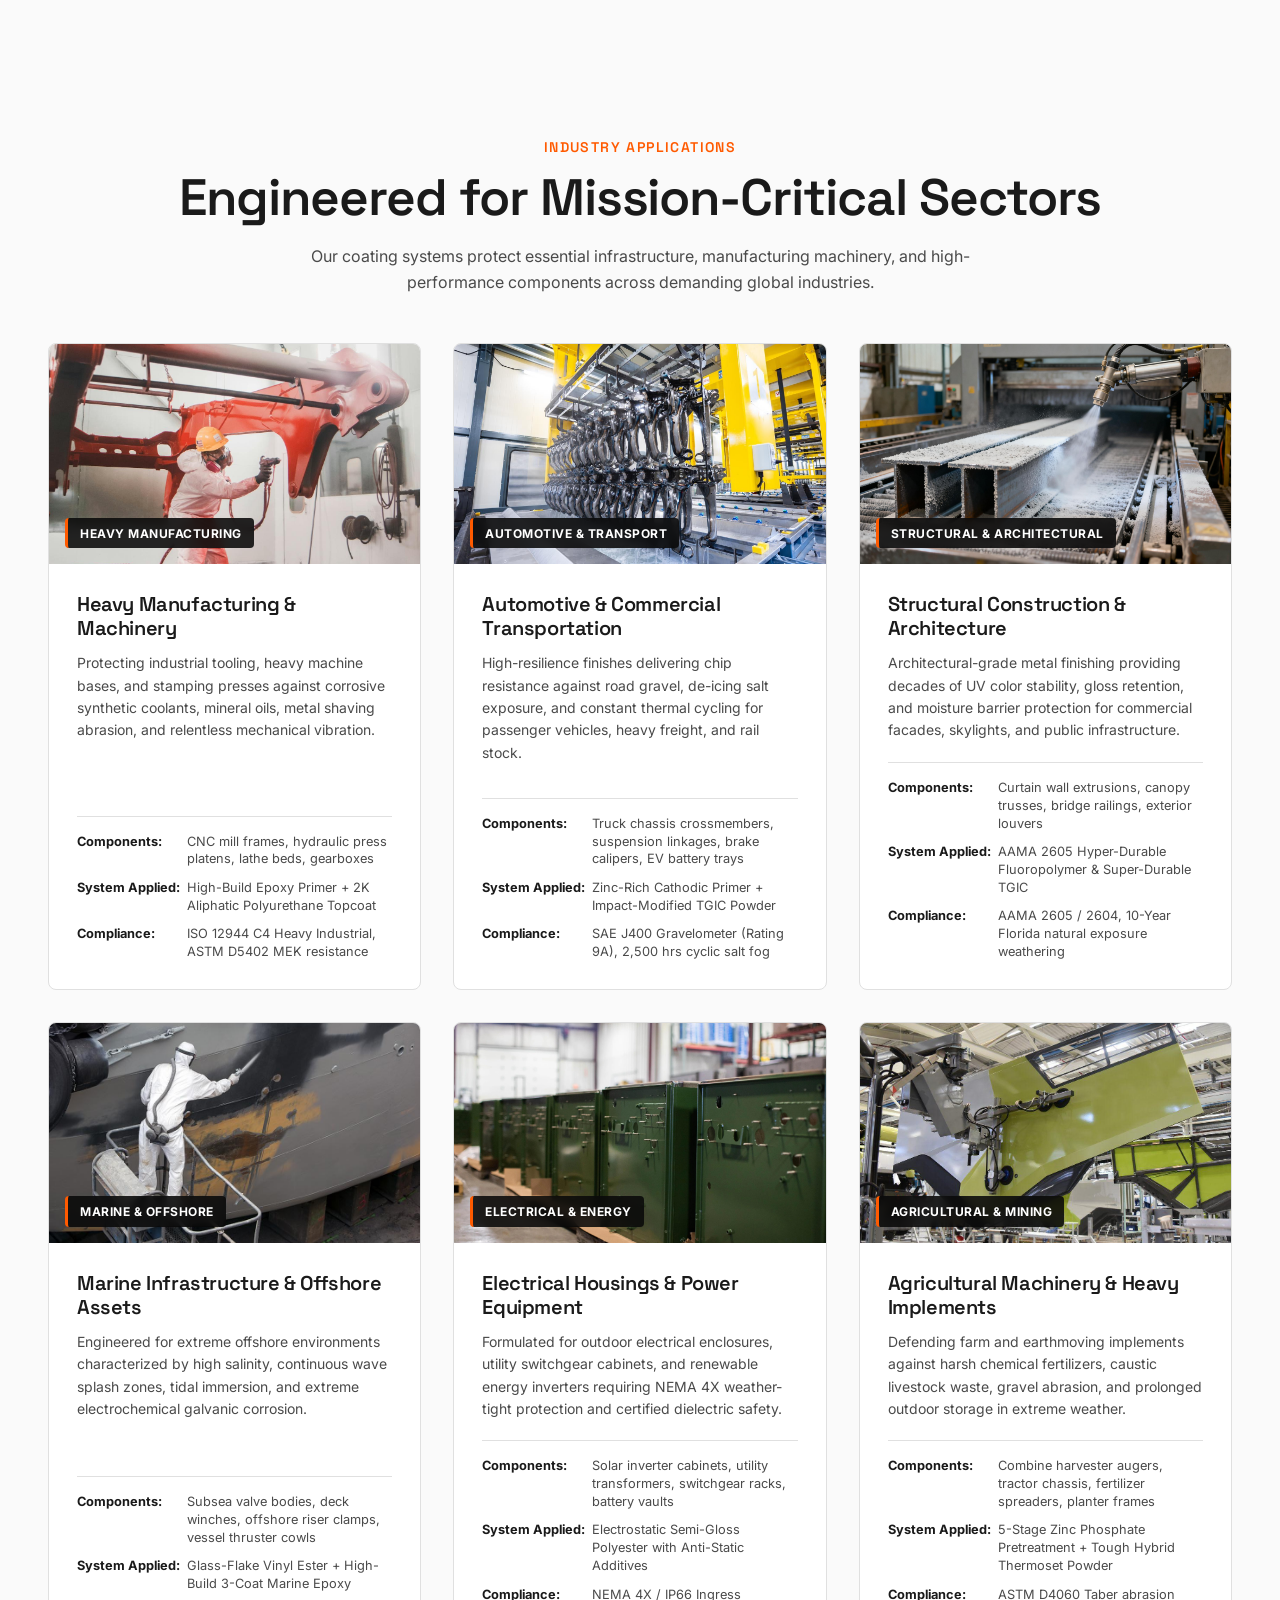
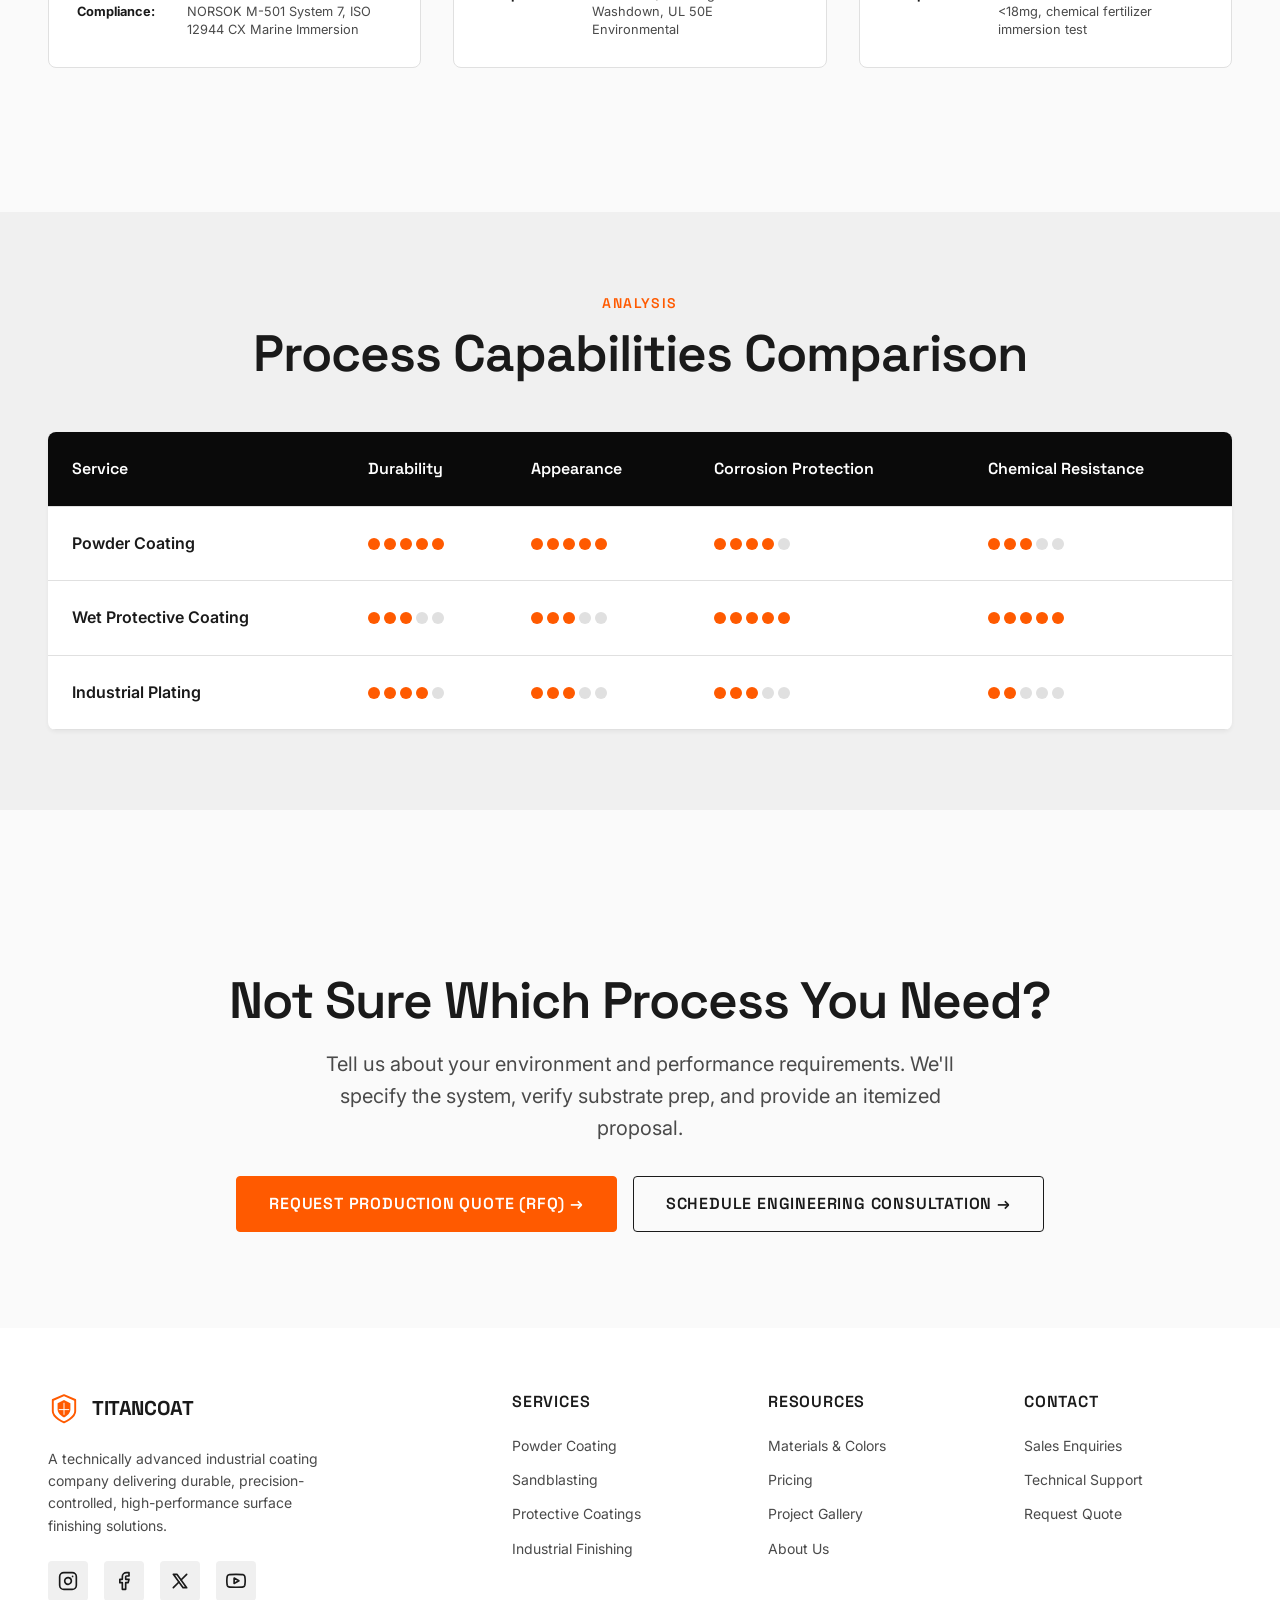
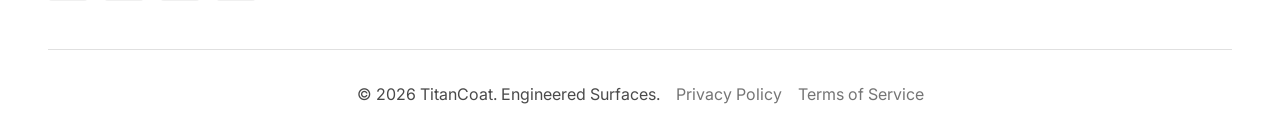
<file: services.html>
<!DOCTYPE html>
<html lang="en" dir="ltr" data-theme="light">
<head>
    <meta charset="UTF-8">
    <meta name="viewport" content="width=device-width, initial-scale=1.0">
    <title>TitanCoat | Services</title>
    
    <link rel="stylesheet" href="assets/css/reset.css">
    <link rel="stylesheet" href="assets/css/variables.css">
    <link rel="stylesheet" href="assets/css/global.css">
    <link rel="stylesheet" href="assets/css/components.css">
    <link rel="stylesheet" href="assets/css/pages/services.css">
    <link rel="icon" type="image/svg+xml" href="assets/images/favicon.svg">
</head>
<body>

    <!-- NAVBAR -->
    <nav class="navbar">
        <div class="container nav-container">
            <a href="index.html" class="logo">
                <svg viewBox="0 0 100 100" fill="none" xmlns="http://www.w3.org/2000/svg">
    <path d="M50 10 L85 25 L85 60 C85 80 50 95 50 95 C50 95 15 80 15 60 L15 25 L50 10 Z" stroke="var(--accent-orange)" stroke-width="6" stroke-linejoin="round"/>
    <path d="M50 25 L70 35 L70 55 C70 70 50 80 50 80 C50 80 30 70 30 55 L30 35 L50 25 Z" fill="var(--accent-orange)"/>
    <path d="M35 55 L65 55" stroke="var(--bg-card)" stroke-width="3" stroke-linecap="round"/>
    <path d="M50 35 L50 70" stroke="var(--bg-card)" stroke-width="3" stroke-linecap="round"/>
</svg>
TITANCOAT
            </a>

            <div class="nav-menu">
                <div class="nav-item-dropdown"> <a href="#" class="nav-link">Home <svg style="width:16px;height:16px;vertical-align:middle;margin-left:4px;" viewBox="0 0 24 24" fill="none" stroke="currentColor" stroke-width="2" stroke-linecap="round" stroke-linejoin="round"><polyline points="6 9 12 15 18 9"></polyline></svg></a> <div class="dropdown-menu"> <a href="index.html" class="dropdown-link">Home 1</a> <a href="home-2.html" class="dropdown-link">Home 2</a> </div> </div>
                <a href="about.html" class="nav-link">About</a>
                <a href="services.html" class="nav-link active">Services</a>
                <a href="pricing.html" class="nav-link">Pricing</a>
                <a href="materials-colors.html" class="nav-link">Materials</a>
                <a href="portfolio.html" class="nav-link">Portfolio</a>
                <a href="contact.html" class="nav-link">Contact</a>
            </div>

            <div class="nav-actions">
                <button class="theme-toggle" aria-label="Toggle Theme"></button>
                <button class="rtl-toggle" id="rtl-toggle" title="Toggle RTL" style="display:flex;align-items:center;justify-content:center;"><svg width="20" height="20" viewBox="0 0 24 24" fill="none" stroke="currentColor" stroke-width="2" stroke-linecap="round" stroke-linejoin="round"><path d="M17 4l4 4-4 4"></path><path d="M21 8H3"></path><path d="M7 20l-4-4 4-4"></path><path d="M3 16h18"></path></svg></button>
                <a href="#" class="btn btn-primary" data-modal-target="quote-modal">REQUEST A QUOTE</a>
            </div>

            <button class="hamburger"><span></span><span></span><span></span></button>
        </div>
    </nav>

    <!-- MOBILE MENU -->
    <div class="mobile-menu">
        <div class="mobile-nav-links">
            <a href="index.html" class="nav-link">Home</a>
            <a href="home-2.html" class="nav-link">Home 2</a>
            <a href="about.html" class="nav-link">About</a>
            <a href="services.html" class="nav-link active">Services</a>
            <a href="pricing.html" class="nav-link">Pricing</a>
            <a href="materials-colors.html" class="nav-link">Materials</a>
            <a href="portfolio.html" class="nav-link">Portfolio</a>
            <a href="contact.html" class="nav-link">Contact</a>
            </div>
        <div class="mobile-top-controls">
            <button class="theme-toggle">Theme</button>
            <button class="rtl-toggle" id="rtl-toggle" title="Toggle RTL" style="display:flex;align-items:center;justify-content:center;"><svg width="20" height="20" viewBox="0 0 24 24" fill="none" stroke="currentColor" stroke-width="2" stroke-linecap="round" stroke-linejoin="round"><path d="M17 4l4 4-4 4"></path><path d="M21 8H3"></path><path d="M7 20l-4-4 4-4"></path><path d="M3 16h18"></path></svg></button>
        </div>
        <a href="#" class="btn btn-primary" data-modal-target="quote-modal" style="width: 100%; text-align: center;">REQUEST A QUOTE</a>
    </div>

    <!-- SECTION 01: SERVICES HERO -->
    <section class="services-hero">
        <div class="services-hero-bg"></div>
        <div class="services-hero-overlay"></div>
        <div class="container relative">
            <div class="services-hero-content fade-up">
                <span class="label-small">Our Capabilities</span>
                <h1>Coating Systems for<br>Demanding Environments.</h1>
                <p class="text-lead" style="color: #D3D3D3;">From rapid prototyping to high-volume production, we provide complete surface engineering solutions tailored to your operational specifications.</p>
                <div class="services-hero-quicklinks">
                    <a href="#service-lifecycle" class="quicklink-chip">Process Lifecycle</a>
                    <a href="#core-services" class="quicklink-chip">Core Services</a>
                    <a href="#coating-options" class="quicklink-chip">Coating Options</a>
                    <a href="#industry-applications" class="quicklink-chip">Industry Applications</a>
                    <a href="#process-comparison" class="quicklink-chip">Process Comparison</a>
                </div>
            </div>
        </div>
    </section>

    <!-- SECTION 01B: SERVICE CARDS -->
    <section class="service-cards-section" id="service-lifecycle" style="padding-top: 5rem;">
        <div class="container">
            <div class="fade-up text-center">
                <span class="label-small">Process Lifecycle</span>
                <h2>Comprehensive Finishing Solutions</h2>
                <p style="max-width: 600px; margin: 0 auto;">Our end-to-end capabilities ensure rigorous quality control from initial substrate preparation to final non-destructive inspection.</p>
            </div>
            <div class="service-cards-grid">
                <div class="service-card fade-up">
                    <div class="service-card-img-wrap">
                        <img src="assets/images/Surface%20Preparation.png" alt="Surface Preparation" class="service-card-img">
                        <span class="service-step-badge">Stage 01</span>
                    </div>
                    <span class="req-match-pill">Solves: Mill Scale, Rust & Contaminant Removal</span>
                    <h3>Surface Preparation</h3>
                    <p>Abrasive media blasting and multi-stage chemical pretreatment stripping mill scale, rust, and oils to create an exact anchor profile for maximum adhesion.</p>
                    <div class="service-card-meta">
                        <div class="service-meta-item">
                            <span class="service-meta-label">Standard:</span>
                            <span class="service-meta-value">SSPC-SP 10 / NACE No. 2 (Near-White)</span>
                        </div>
                        <div class="service-meta-item">
                            <span class="service-meta-label">Example:</span>
                            <span class="service-meta-value">Heavy crane booms & offshore subsea skids</span>
                        </div>
                    </div>
                    <button class="service-card-cta-btn" style="margin-top: 1.25rem;" data-modal-target="quote-modal" data-preselect-system="Sandblasting & Surface Prep">Request Prep Quote &rarr;</button>
                </div>
                <div class="service-card fade-up" style="transition-delay: 0.1s;">
                    <div class="service-card-img-wrap">
                        <img src="assets/images/Powder%20Coating.png" alt="Powder Coating" class="service-card-img">
                        <span class="service-step-badge">Stage 02</span>
                    </div>
                    <span class="req-match-pill">Solves: Extreme UV & Long-Term Weathering</span>
                    <h3>Powder Coating</h3>
                    <p>High-voltage electrostatic spray and fluidized bed polymer deposition producing uniform, solvent-free coatings with superior mechanical toughness.</p>
                    <div class="service-card-meta">
                        <div class="service-meta-item">
                            <span class="service-meta-label">Envelope:</span>
                            <span class="service-meta-value">Parts up to 30' L × 10' W × 10' H</span>
                        </div>
                        <div class="service-meta-item">
                            <span class="service-meta-label">Example:</span>
                            <span class="service-meta-value">Automotive chassis & architectural mullions</span>
                        </div>
                    </div>
                    <button class="service-card-cta-btn" style="margin-top: 1.25rem;" data-modal-target="quote-modal" data-preselect-system="Thermoset Powder Coatings">Request Coating Quote &rarr;</button>
                </div>
                <div class="service-card fade-up" style="transition-delay: 0.2s;">
                    <div class="service-card-img-wrap">
                        <img src="assets/images/Liquid%20Coating.png" alt="Liquid Coating" class="service-card-img">
                        <span class="service-step-badge">Stage 03</span>
                    </div>
                    <span class="req-match-pill">Solves: Heat-Sensitive & Large Structural Units</span>
                    <h3>Liquid Protective Coating</h3>
                    <p>High-performance 2K aliphatic polyurethanes, high-build epoxies, and fluoropolymer wet finishes engineered for thermal-sensitive and oversized geometries.</p>
                    <div class="service-card-meta">
                        <div class="service-meta-item">
                            <span class="service-meta-label">Application:</span>
                            <span class="service-meta-value">Air-Assisted & High-Pressure Airless</span>
                        </div>
                        <div class="service-meta-item">
                            <span class="service-meta-label">Example:</span>
                            <span class="service-meta-value">Refinery valve bodies & chemical pipelines</span>
                        </div>
                    </div>
                    <button class="service-card-cta-btn" style="margin-top: 1.25rem;" data-modal-target="quote-modal" data-preselect-system="High-Performance Liquid Coatings">Request Liquid Quote &rarr;</button>
                </div>
                <div class="service-card fade-up" style="transition-delay: 0.3s;">
                    <div class="service-card-img-wrap">
                        <img src="assets/images/Quality%20Assurance.png" alt="Quality Assurance" class="service-card-img">
                        <span class="service-step-badge">Stage 04</span>
                    </div>
                    <span class="req-match-pill">Solves: ASTM / MIL-SPEC Certified Compliance</span>
                    <h3>Quality Assurance</h3>
                    <p>Full-spectrum non-destructive evaluation verifying dry film thickness (DFT), cross-hatch adhesion, gloss uniformity, and holiday porosity detection.</p>
                    <div class="service-card-meta">
                        <div class="service-meta-item">
                            <span class="service-meta-label">Testing:</span>
                            <span class="service-meta-value">ASTM D3359 Adhesion & ASTM D523 Gloss</span>
                        </div>
                        <div class="service-meta-item">
                            <span class="service-meta-label">Example:</span>
                            <span class="service-meta-value">Batch mil-spec inspection certificates</span>
                        </div>
                    </div>
                    <button class="service-card-cta-btn" style="margin-top: 1.25rem;" data-modal-target="quote-modal" data-form-mode="consultation">Consult QA Specialist &rarr;</button>
                </div>
            </div>
        </div>
    </section>

    <!-- SECTION 02: SERVICE SYSTEM (ACCORDION) -->
    <section class="services-system-section" id="core-services">
        <div class="container">
            <div class="fade-up">
                <span class="label-small">Core Offerings</span>
                <h2>Detailed Service Capabilities</h2>
                <p style="max-width: 650px; margin-top: 0.5rem;">Explore our core industrial services, processing specifications, and field-tested use cases.</p>
            </div>
            
            <div class="accordion-container fade-up">
                
                <!-- Powder Coating -->
                <div class="accordion-item active">
                    <button class="accordion-header">
                        Electrostatic & Fluidized Bed Powder Coating
                        <span class="accordion-icon">+</span>
                    </button>
                    <div class="accordion-body" style="max-height: 500px;">
                        <div class="accordion-content">
                            <p>Our electrostatic powder coating lines provide an ultra-durable, pinhole-free finish that resists chipping, scratching, and chemical degradation. Completely solvent-free with near-zero VOC emissions, this process delivers uniform coverage over intricate welds and sharp stamped edges.</p>
                            <ul class="accordion-features">
                                <li><strong>Application Range:</strong> Automated conveyor & large-scale batch booths (up to 30 ft)</li>
                                <li><strong>Thermal Curing:</strong> Convection curing ovens with programmable ±5°F profile zones</li>
                                <li><strong>Substrate Compatibility:</strong> Carbon steel, cast iron, galvanized, aluminum & magnesium alloys</li>
                                <li><strong>Finishing Options:</strong> High-gloss, satin, matte, fine wrinkle, leatherette & sparkle metallic</li>
                                <li><strong>Corrosion Performance:</strong> Up to 3,500 hours ASTM B117 salt spray protection</li>
                            </ul>
                            <p style="font-size: 0.85rem; color: var(--text-muted); margin-bottom: 1.25rem;"><em>Real-World Example:</em> 12,000 architectural solar canopy purlins and commercial EV charging stations finished with 10-year UV-warranty super-durable powder.</p>
                            <button class="btn btn-primary" data-modal-target="quote-modal" data-preselect-system="Thermoset Powder Coatings">Request Powder Coating Quote &rarr;</button>
                        </div>
                    </div>
                </div>

                <!-- Sandblasting -->
                <div class="accordion-item">
                    <button class="accordion-header">
                        Abrasive Media Blasting & Substrate Profiling
                        <span class="accordion-icon">+</span>
                    </button>
                    <div class="accordion-body">
                        <div class="accordion-content">
                            <p>Flawless coating adhesion begins with mechanical profiling. We operate dedicated blasting enclosures utilizing virgin aluminum oxide, steel grit, glass beads, and garnet to strip heat scale, laser oxide edges, and oxidation, establishing a verified 1.5–3.5 mil anchor pattern.</p>
                            <ul class="accordion-features">
                                <li><strong>Media Selection:</strong> Aluminum oxide, chilled iron grit, garnet, walnut shell & glass bead</li>
                                <li><strong>Surface Cleanliness:</strong> Certified SSPC-SP 5 (White Metal), SP 10 (Near-White) & SP 6 (Commercial)</li>
                                <li><strong>Chemical Pretreatment:</strong> 5-stage automated wash with iron/zinc phosphate & silane conversion</li>
                                <li><strong>Surface Profiling:</strong> Optical micrometer verification of 1.5 - 3.5 mil angular anchor depth</li>
                            </ul>
                            <p style="font-size: 0.85rem; color: var(--text-muted); margin-bottom: 1.25rem;"><em>Real-World Example:</em> Total mill-scale de-scaling of structural I-beams and welded pressure vessel shells prior to application of zinc-rich primer.</p>
                            <button class="btn btn-outline" data-modal-target="quote-modal" data-preselect-system="Sandblasting & Surface Prep">Discuss Surface Preparation &rarr;</button>
                        </div>
                    </div>
                </div>

                <!-- Industrial Finishing -->
                <div class="accordion-item">
                    <button class="accordion-header">
                        Specialty Industrial Surface Finishing & Texturing
                        <span class="accordion-icon">+</span>
                    </button>
                    <div class="accordion-body">
                        <div class="accordion-content">
                            <p>Beyond corrosion prevention, we engineer the visual, tactile, and ergonomic properties of your assemblies. We control specular gloss with precision from 5% (dead flat) to 95%+ (automotive mirror gloss) while integrating functional textures to enhance grip, mask casting flaws, or meet anti-glare aerospace specs.</p>
                            <ul class="accordion-features">
                                <li><strong>Gloss Calibration:</strong> 60° geometry gloss testing ranging from dead matte to 95 GU mirror finish</li>
                                <li><strong>Tactile Textures:</strong> Heavy stipple, fine sand, ripple, hammertone & anti-slip traction grip</li>
                                <li><strong>Masking & Thread Defense:</strong> Custom silicone plugs, high-temp kapton masking & threaded caps</li>
                                <li><strong>Precision Assembly Ready:</strong> CNC-toleranced mating surfaces kept 100% paint-free</li>
                            </ul>
                            <p style="font-size: 0.85rem; color: var(--text-muted); margin-bottom: 1.25rem;"><em>Real-World Example:</em> Textured, glare-free anti-static finish on military flight simulator consoles and medical diagnostic cart housings.</p>
                            <button class="btn btn-outline" data-modal-target="quote-modal" data-preselect-system="Textures, Gloss & Custom Finishes">Request Finishing & Texturing Quote &rarr;</button>
                        </div>
                    </div>
                </div>

                <!-- Protective Coating -->
                <div class="accordion-item">
                    <button class="accordion-header">
                        High-Performance Wet Protective & Severe Service Coatings
                        <span class="accordion-icon">+</span>
                    </button>
                    <div class="accordion-body">
                        <div class="accordion-content">
                            <p>For aggressive environmental challenges—including deep immersion, splash zones, chemical contact, and thermal cycling—we engineer advanced wet chemical systems. Our technicians apply high-solids epoxies, 2K urethanes, vinyl esters, and PTFE coatings designed to withstand continuous exposure.</p>
                            <ul class="accordion-features">
                                <li><strong>Severe Service Systems:</strong> Glass-flake reinforced epoxy, novolac vinyl esters & fluoropolymers</li>
                                <li><strong>Immersion Protection:</strong> Potable water approved (NSF/ANSI 61) and crude/fuel chemical containment</li>
                                <li><strong>Extreme Operating Temperatures:</strong> Formulations certified up to 1,200°F (650°C)</li>
                                <li><strong>Non-Conductive & Conductive:</strong> Specialized dielectric barriers and static-dissipative topcoats</li>
                            </ul>
                            <p style="font-size: 0.85rem; color: var(--text-muted); margin-bottom: 1.25rem;"><em>Real-World Example:</em> 3-coat marine epoxy barrier applied to offshore platform riser clamps operating in splash zones (ISO 12944 CX).</p>
                            <button class="btn btn-primary" data-modal-target="quote-modal" data-preselect-system="High-Performance Liquid Coatings">Request Protective Coating Quote &rarr;</button>
                        </div>
                    </div>
                </div>

            </div>
        </div>
    </section>

    <!-- SECTION 02B: COATING OPTIONS & FORMULATIONS -->
    <section class="coating-options-section" id="coating-options">
        <div class="container">
            <div class="fade-up text-center">
                <span class="label-small">Coating Options & Chemistries</span>
                <h2>Tailored Industrial Formulations</h2>
                <p style="max-width: 680px; margin: 0 auto;">Select from our comprehensive spectrum of polymer chemistries, thermal barriers, and cathodic protection systems engineered for exact operational environments.</p>
            </div>
            
            <div class="coating-options-grid fade-up">
                
                <!-- Option 1: Super Durable TGIC Polyester -->
                <div class="coating-option-card">
                    <div>
                        <div class="option-badge-row">
                            <span class="option-badge">Thermoset Powder</span>
                            <span class="option-chemistry">TGIC Polyester</span>
                        </div>
                        <h3>Super-Durable Architectural Polyester</h3>
                        <p class="option-desc">Engineered for superior exterior weathering, high UV resistance, and vibrant gloss retention without chalking. Meets stringent AAMA 2604 and 2605 specifications.</p>
                    </div>
                    <div>
                        <div class="option-specs-list">
                            <div class="option-spec-item">
                                <span class="option-spec-label">Substrates</span>
                                <span class="option-spec-val">Aluminum & Carbon Steel</span>
                            </div>
                            <div class="option-spec-item">
                                <span class="option-spec-label">Film DFT</span>
                                <span class="option-spec-val">2.5 – 4.5 mils (65–115 µm)</span>
                            </div>
                            <div class="option-spec-item">
                                <span class="option-spec-label">Curing Temp</span>
                                <span class="option-spec-val">380°F – 400°F (10–15 min)</span>
                            </div>
                            <div class="option-spec-item">
                                <span class="option-spec-label">Standard</span>
                                <span class="option-spec-val">AAMA 2604/2605, ASTM D523</span>
                            </div>
                        </div>
                        <div class="option-example-box">
                            <strong>Example Applications:</strong> Architectural curtain walls, outdoor solar structural framing, and agricultural equipment chassis.
                        </div>
                        <button class="service-card-cta-btn" style="margin-top: 1.25rem;" data-modal-target="quote-modal" data-preselect-system="Thermoset Powder Coatings">Select Formulation for Quote &rarr;</button>
                    </div>
                </div>

                <!-- Option 2: 2K Aliphatic Polyurethane -->
                <div class="coating-option-card">
                    <div>
                        <div class="option-badge-row">
                            <span class="option-badge">Wet Spray System</span>
                            <span class="option-chemistry">2K Polyurethane</span>
                        </div>
                        <h3>High-Solids 2K Aliphatic Polyurethane</h3>
                        <p class="option-desc">Two-component wet spray formulation providing high specular gloss, outstanding resistance to chemical washdowns, hydraulic fluids, and severe mechanical abrasion.</p>
                    </div>
                    <div>
                        <div class="option-specs-list">
                            <div class="option-spec-item">
                                <span class="option-spec-label">Substrates</span>
                                <span class="option-spec-val">Steel, Stainless, Composites</span>
                            </div>
                            <div class="option-spec-item">
                                <span class="option-spec-label">Film DFT</span>
                                <span class="option-spec-val">3.0 – 6.0 mils (75–150 µm)</span>
                            </div>
                            <div class="option-spec-item">
                                <span class="option-spec-label">Curing Temp</span>
                                <span class="option-spec-val">Ambient Cure / 140°F Force</span>
                            </div>
                            <div class="option-spec-item">
                                <span class="option-spec-label">Standard</span>
                                <span class="option-spec-val">ASTM D4541, ASTM D5402 MEK</span>
                            </div>
                        </div>
                        <div class="option-example-box">
                            <strong>Example Applications:</strong> Commercial truck frames, heavy industrial excavators, and chemical process plant fluid piping.
                        </div>
                        <button class="service-card-cta-btn" style="margin-top: 1.25rem;" data-modal-target="quote-modal" data-preselect-system="High-Performance Liquid Coatings">Select Formulation for Quote &rarr;</button>
                    </div>
                </div>

                <!-- Option 3: Zinc-Rich Cathodic Primer -->
                <div class="coating-option-card">
                    <div>
                        <div class="option-badge-row">
                            <span class="option-badge">Cathodic Defense</span>
                            <span class="option-chemistry">Zinc-Rich Epoxy</span>
                        </div>
                        <h3>Zinc-Rich Epoxy Barrier Primer</h3>
                        <p class="option-desc">Formulated with over 85% metallic zinc in the dry film, providing sacrificial cathodic protection that halts rust creepage even if the topcoat is scratched or impacted.</p>
                    </div>
                    <div>
                        <div class="option-specs-list">
                            <div class="option-spec-item">
                                <span class="option-spec-label">Substrates</span>
                                <span class="option-spec-val">Hot-Rolled Steel & Cast Iron</span>
                            </div>
                            <div class="option-spec-item">
                                <span class="option-spec-label">Film DFT</span>
                                <span class="option-spec-val">2.5 – 4.0 mils (60–100 µm)</span>
                            </div>
                            <div class="option-spec-item">
                                <span class="option-spec-label">Curing Temp</span>
                                <span class="option-spec-val">360°F – 380°F (10 min)</span>
                            </div>
                            <div class="option-spec-item">
                                <span class="option-spec-label">Standard</span>
                                <span class="option-spec-val">ASTM B117 (3,000+ hrs salt fog)</span>
                            </div>
                        </div>
                        <div class="option-example-box">
                            <strong>Example Applications:</strong> Marine dock cranes, highway bridge overpasses, and offshore oil exploration skids.
                        </div>
                        <button class="service-card-cta-btn" style="margin-top: 1.25rem;" data-modal-target="quote-modal" data-preselect-system="Zinc-Rich Primers & Barriers">Select Formulation for Quote &rarr;</button>
                    </div>
                </div>

                <!-- Option 4: Chemical Resistant Epoxy Phenolic -->
                <div class="coating-option-card">
                    <div>
                        <div class="option-badge-row">
                            <span class="option-badge">High Chemical Seal</span>
                            <span class="option-chemistry">Novolac Epoxy</span>
                        </div>
                        <h3>Chemical-Immersion Novolac Epoxy</h3>
                        <p class="option-desc">Dense crosslinked polymer matrix offering exceptional resistance to concentrated industrial acids, caustic washdowns, industrial fuels, and high dielectric voltages.</p>
                    </div>
                    <div>
                        <div class="option-specs-list">
                            <div class="option-spec-item">
                                <span class="option-spec-label">Substrates</span>
                                <span class="option-spec-val">Carbon Steel, Stainless, Castings</span>
                            </div>
                            <div class="option-spec-item">
                                <span class="option-spec-label">Film DFT</span>
                                <span class="option-spec-val">4.0 – 10.0 mils (100–250 µm)</span>
                            </div>
                            <div class="option-spec-item">
                                <span class="option-spec-label">Curing Temp</span>
                                <span class="option-spec-val">375°F – 400°F (15 min)</span>
                            </div>
                            <div class="option-spec-item">
                                <span class="option-spec-label">Standard</span>
                                <span class="option-spec-val">ASTM D1308 Chemical Spot</span>
                            </div>
                        </div>
                        <div class="option-example-box">
                            <strong>Example Applications:</strong> Chemical storage tanks, industrial pump impellers, and subterranean wastewater valve chambers.
                        </div>
                        <button class="service-card-cta-btn" style="margin-top: 1.25rem;" data-modal-target="quote-modal" data-preselect-system="Specialty & Extreme Environment Coatings">Select Formulation for Quote &rarr;</button>
                    </div>
                </div>

                <!-- Option 5: High-Temperature Ceramic -->
                <div class="coating-option-card">
                    <div>
                        <div class="option-badge-row">
                            <span class="option-badge">Thermal Barrier</span>
                            <span class="option-chemistry">Ceramic Silicone</span>
                        </div>
                        <h3>High-Temperature Ceramic (1,200°F)</h3>
                        <p class="option-desc">Specialized silicone-ceramic matrix retaining integrity under continuous extreme temperatures up to 1,200°F (650°C) with zero blistering, flaking, or thermal discoloring.</p>
                    </div>
                    <div>
                        <div class="option-specs-list">
                            <div class="option-spec-item">
                                <span class="option-spec-label">Substrates</span>
                                <span class="option-spec-val">Alloy Steel, Stainless, Inconel</span>
                            </div>
                            <div class="option-spec-item">
                                <span class="option-spec-label">Film DFT</span>
                                <span class="option-spec-val">1.0 – 2.5 mils (25–65 µm)</span>
                            </div>
                            <div class="option-spec-item">
                                <span class="option-spec-label">Curing Temp</span>
                                <span class="option-spec-val">450°F Thermal Bond</span>
                            </div>
                            <div class="option-spec-item">
                                <span class="option-spec-label">Standard</span>
                                <span class="option-spec-val">ASTM D2485 High Heat Test</span>
                            </div>
                        </div>
                        <div class="option-example-box">
                            <strong>Example Applications:</strong> Turbocharger housings, industrial furnace exhaust manifolds, and power turbine ducting.
                        </div>
                        <button class="service-card-cta-btn" style="margin-top: 1.25rem;" data-modal-target="quote-modal" data-preselect-system="Specialty & Extreme Environment Coatings">Select Formulation for Quote &rarr;</button>
                    </div>
                </div>

                <!-- Option 6: Thermoplastic Fluidized Bed Nylon -->
                <div class="coating-option-card">
                    <div>
                        <div class="option-badge-row">
                            <span class="option-badge">Thermoplastic</span>
                            <span class="option-chemistry">Nylon 11 / PPA</span>
                        </div>
                        <h3>Thermoplastic Fluidized Bed Polyamide</h3>
                        <p class="option-desc">Ultra-thick thermoplastic coating providing exceptional impact absorption, anti-galling self-lubrication, electrical dielectric barrier, and NSF/ANSI 61 potable water approval.</p>
                    </div>
                    <div>
                        <div class="option-specs-list">
                            <div class="option-spec-item">
                                <span class="option-spec-label">Substrates</span>
                                <span class="option-spec-val">Preheated Steel & Aluminum</span>
                            </div>
                            <div class="option-spec-item">
                                <span class="option-spec-label">Film DFT</span>
                                <span class="option-spec-val">8.0 – 20.0 mils (200–500 µm)</span>
                            </div>
                            <div class="option-spec-item">
                                <span class="option-spec-label">Curing Temp</span>
                                <span class="option-spec-val">420°F Immersion Dip</span>
                            </div>
                            <div class="option-spec-item">
                                <span class="option-spec-label">Standard</span>
                                <span class="option-spec-val">ASTM D4060 Taber Abrasion</span>
                            </div>
                        </div>
                        <div class="option-example-box">
                            <strong>Example Applications:</strong> Automotive spline drive shafts, marine wire baskets, hospital furniture, and water treatment strainers.
                        </div>
                        <button class="service-card-cta-btn" style="margin-top: 1.25rem;" data-modal-target="quote-modal" data-preselect-system="Thermoplastic Coatings">Select Formulation for Quote &rarr;</button>
                    </div>
                </div>

            </div>
        </div>
    </section>

    <!-- SECTION 02C: INDUSTRY APPLICATIONS -->
    <section class="industry-applications-section" id="industry-applications">
        <div class="container">
            <div class="fade-up text-center">
                <span class="label-small">Industry Applications</span>
                <h2>Engineered for Mission-Critical Sectors</h2>
                <p style="max-width: 680px; margin: 0 auto;">Our coating systems protect essential infrastructure, manufacturing machinery, and high-performance components across demanding global industries.</p>
            </div>
            
            <div class="industry-grid fade-up">
                
                <!-- Industry 1: Heavy Manufacturing -->
                <div class="industry-card">
                    <div class="industry-card-img-wrap">
                        <img src="assets/images/Heavy%20Manufacturing.png" alt="Heavy Manufacturing Machinery" class="industry-card-img">
                        <span class="industry-card-badge">Heavy Manufacturing</span>
                    </div>
                    <div class="industry-card-body">
                        <h3>Heavy Manufacturing & Machinery</h3>
                        <p class="industry-desc">Protecting industrial tooling, heavy machine bases, and stamping presses against corrosive synthetic coolants, mineral oils, metal shaving abrasion, and relentless mechanical vibration.</p>
                        <div class="industry-details-list">
                            <div class="industry-detail-row">
                                <span class="industry-detail-label">Components:</span>
                                <span class="industry-detail-val">CNC mill frames, hydraulic press platens, lathe beds, gearboxes</span>
                            </div>
                            <div class="industry-detail-row">
                                <span class="industry-detail-label">System Applied:</span>
                                <span class="industry-detail-val">High-Build Epoxy Primer + 2K Aliphatic Polyurethane Topcoat</span>
                            </div>
                            <div class="industry-detail-row">
                                <span class="industry-detail-label">Compliance:</span>
                                <span class="industry-detail-val">ISO 12944 C4 Heavy Industrial, ASTM D5402 MEK resistance</span>
                            </div>
                        </div>
                    </div>
                </div>

                <!-- Industry 2: Automotive -->
                <div class="industry-card">
                    <div class="industry-card-img-wrap">
                        <img src="assets/images/Automotive.png" alt="Automotive and Transport" class="industry-card-img">
                        <span class="industry-card-badge">Automotive & Transport</span>
                    </div>
                    <div class="industry-card-body">
                        <h3>Automotive & Commercial Transportation</h3>
                        <p class="industry-desc">High-resilience finishes delivering chip resistance against road gravel, de-icing salt exposure, and constant thermal cycling for passenger vehicles, heavy freight, and rail stock.</p>
                        <div class="industry-details-list">
                            <div class="industry-detail-row">
                                <span class="industry-detail-label">Components:</span>
                                <span class="industry-detail-val">Truck chassis crossmembers, suspension linkages, brake calipers, EV battery trays</span>
                            </div>
                            <div class="industry-detail-row">
                                <span class="industry-detail-label">System Applied:</span>
                                <span class="industry-detail-val">Zinc-Rich Cathodic Primer + Impact-Modified TGIC Powder</span>
                            </div>
                            <div class="industry-detail-row">
                                <span class="industry-detail-label">Compliance:</span>
                                <span class="industry-detail-val">SAE J400 Gravelometer (Rating 9A), 2,500 hrs cyclic salt fog</span>
                            </div>
                        </div>
                    </div>
                </div>

                <!-- Industry 3: Structural Construction -->
                <div class="industry-card">
                    <div class="industry-card-img-wrap">
                        <img src="assets/images/Structural%20Construction.png" alt="Structural Construction" class="industry-card-img">
                        <span class="industry-card-badge">Structural & Architectural</span>
                    </div>
                    <div class="industry-card-body">
                        <h3>Structural Construction & Architecture</h3>
                        <p class="industry-desc">Architectural-grade metal finishing providing decades of UV color stability, gloss retention, and moisture barrier protection for commercial facades, skylights, and public infrastructure.</p>
                        <div class="industry-details-list">
                            <div class="industry-detail-row">
                                <span class="industry-detail-label">Components:</span>
                                <span class="industry-detail-val">Curtain wall extrusions, canopy trusses, bridge railings, exterior louvers</span>
                            </div>
                            <div class="industry-detail-row">
                                <span class="industry-detail-label">System Applied:</span>
                                <span class="industry-detail-val">AAMA 2605 Hyper-Durable Fluoropolymer & Super-Durable TGIC</span>
                            </div>
                            <div class="industry-detail-row">
                                <span class="industry-detail-label">Compliance:</span>
                                <span class="industry-detail-val">AAMA 2605 / 2604, 10-Year Florida natural exposure weathering</span>
                            </div>
                        </div>
                    </div>
                </div>

                <!-- Industry 4: Marine Infrastructure -->
                <div class="industry-card">
                    <div class="industry-card-img-wrap">
                        <img src="assets/images/Marine%20Infrastructure.png" alt="Marine Infrastructure" class="industry-card-img">
                        <span class="industry-card-badge">Marine & Offshore</span>
                    </div>
                    <div class="industry-card-body">
                        <h3>Marine Infrastructure & Offshore Assets</h3>
                        <p class="industry-desc">Engineered for extreme offshore environments characterized by high salinity, continuous wave splash zones, tidal immersion, and extreme electrochemical galvanic corrosion.</p>
                        <div class="industry-details-list">
                            <div class="industry-detail-row">
                                <span class="industry-detail-label">Components:</span>
                                <span class="industry-detail-val">Subsea valve bodies, deck winches, offshore riser clamps, vessel thruster cowls</span>
                            </div>
                            <div class="industry-detail-row">
                                <span class="industry-detail-label">System Applied:</span>
                                <span class="industry-detail-val">Glass-Flake Vinyl Ester + High-Build 3-Coat Marine Epoxy</span>
                            </div>
                            <div class="industry-detail-row">
                                <span class="industry-detail-label">Compliance:</span>
                                <span class="industry-detail-val">NORSOK M-501 System 7, ISO 12944 CX Marine Immersion</span>
                            </div>
                        </div>
                    </div>
                </div>

                <!-- Industry 5: Electrical Housings -->
                <div class="industry-card">
                    <div class="industry-card-img-wrap">
                        <img src="assets/images/Electrical%20Housings.png" alt="Electrical Housings" class="industry-card-img">
                        <span class="industry-card-badge">Electrical & Energy</span>
                    </div>
                    <div class="industry-card-body">
                        <h3>Electrical Housings & Power Equipment</h3>
                        <p class="industry-desc">Formulated for outdoor electrical enclosures, utility switchgear cabinets, and renewable energy inverters requiring NEMA 4X weather-tight protection and certified dielectric safety.</p>
                        <div class="industry-details-list">
                            <div class="industry-detail-row">
                                <span class="industry-detail-label">Components:</span>
                                <span class="industry-detail-val">Solar inverter cabinets, utility transformers, switchgear racks, battery vaults</span>
                            </div>
                            <div class="industry-detail-row">
                                <span class="industry-detail-label">System Applied:</span>
                                <span class="industry-detail-val">Electrostatic Semi-Gloss Polyester with Anti-Static Additives</span>
                            </div>
                            <div class="industry-detail-row">
                                <span class="industry-detail-label">Compliance:</span>
                                <span class="industry-detail-val">NEMA 4X / IP66 Ingress Washdown, UL 50E Environmental</span>
                            </div>
                        </div>
                    </div>
                </div>

                <!-- Industry 6: Agricultural Machinery -->
                <div class="industry-card">
                    <div class="industry-card-img-wrap">
                        <img src="assets/images/Agricultural%20Machinery.png" alt="Agricultural Machinery" class="industry-card-img">
                        <span class="industry-card-badge">Agricultural & Mining</span>
                    </div>
                    <div class="industry-card-body">
                        <h3>Agricultural Machinery & Heavy Implements</h3>
                        <p class="industry-desc">Defending farm and earthmoving implements against harsh chemical fertilizers, caustic livestock waste, gravel abrasion, and prolonged outdoor storage in extreme weather.</p>
                        <div class="industry-details-list">
                            <div class="industry-detail-row">
                                <span class="industry-detail-label">Components:</span>
                                <span class="industry-detail-val">Combine harvester augers, tractor chassis, fertilizer spreaders, planter frames</span>
                            </div>
                            <div class="industry-detail-row">
                                <span class="industry-detail-label">System Applied:</span>
                                <span class="industry-detail-val">5-Stage Zinc Phosphate Pretreatment + Tough Hybrid Thermoset Powder</span>
                            </div>
                            <div class="industry-detail-row">
                                <span class="industry-detail-label">Compliance:</span>
                                <span class="industry-detail-val">ASTM D4060 Taber abrasion &lt;18mg, chemical fertilizer immersion test</span>
                            </div>
                        </div>
                    </div>
                </div>

            </div>
        </div>
    </section>

    <!-- SECTION 03: SERVICE COMPARISON -->
    <section class="comparison-section" id="process-comparison">
        <div class="container">
            <div class="fade-up text-center">
                <span class="label-small">Analysis</span>
                <h2>Process Capabilities Comparison</h2>
            </div>
            
            <div class="table-responsive fade-up">
                <table class="comparison-table">
                    <thead>
                        <tr>
                            <th>Service</th>
                            <th>Durability</th>
                            <th>Appearance</th>
                            <th>Corrosion Protection</th>
                            <th>Chemical Resistance</th>
                        </tr>
                    </thead>
                    <tbody>
                        <tr>
                            <td data-label="Service">Powder Coating</td>
                            <td data-label="Durability"><div class="rating-dots"><span class="dot active"></span><span class="dot active"></span><span class="dot active"></span><span class="dot active"></span><span class="dot active"></span></div></td>
                            <td data-label="Appearance"><div class="rating-dots"><span class="dot active"></span><span class="dot active"></span><span class="dot active"></span><span class="dot active"></span><span class="dot active"></span></div></td>
                            <td data-label="Corrosion Protection"><div class="rating-dots"><span class="dot active"></span><span class="dot active"></span><span class="dot active"></span><span class="dot active"></span><span class="dot"></span></div></td>
                            <td data-label="Chemical Resistance"><div class="rating-dots"><span class="dot active"></span><span class="dot active"></span><span class="dot active"></span><span class="dot"></span><span class="dot"></span></div></td>
                        </tr>
                        <tr>
                            <td data-label="Service">Wet Protective Coating</td>
                            <td data-label="Durability"><div class="rating-dots"><span class="dot active"></span><span class="dot active"></span><span class="dot active"></span><span class="dot"></span><span class="dot"></span></div></td>
                            <td data-label="Appearance"><div class="rating-dots"><span class="dot active"></span><span class="dot active"></span><span class="dot active"></span><span class="dot"></span><span class="dot"></span></div></td>
                            <td data-label="Corrosion Protection"><div class="rating-dots"><span class="dot active"></span><span class="dot active"></span><span class="dot active"></span><span class="dot active"></span><span class="dot active"></span></div></td>
                            <td data-label="Chemical Resistance"><div class="rating-dots"><span class="dot active"></span><span class="dot active"></span><span class="dot active"></span><span class="dot active"></span><span class="dot active"></span></div></td>
                        </tr>
                        <tr>
                            <td data-label="Service">Industrial Plating</td>
                            <td data-label="Durability"><div class="rating-dots"><span class="dot active"></span><span class="dot active"></span><span class="dot active"></span><span class="dot active"></span><span class="dot"></span></div></td>
                            <td data-label="Appearance"><div class="rating-dots"><span class="dot active"></span><span class="dot active"></span><span class="dot active"></span><span class="dot"></span><span class="dot"></span></div></td>
                            <td data-label="Corrosion Protection"><div class="rating-dots"><span class="dot active"></span><span class="dot active"></span><span class="dot active"></span><span class="dot"></span><span class="dot"></span></div></td>
                            <td data-label="Chemical Resistance"><div class="rating-dots"><span class="dot active"></span><span class="dot active"></span><span class="dot"></span><span class="dot"></span><span class="dot"></span></div></td>
                        </tr>
                    </tbody>
                </table>
            </div>
        </div>
    </section>

    <!-- SECTION 04: SERVICE CTA -->
    <section class="service-cta">
        <div class="container fade-up text-center">
            <h2>Not Sure Which Process You Need?</h2>
            <p class="text-lead" style="max-width: 680px; margin: 0 auto;">Tell us about your environment and performance requirements. We'll specify the system, verify substrate prep, and provide an itemized proposal.</p>
            <div style="display: flex; gap: 1rem; justify-content: center; flex-wrap: wrap; margin-top: 2rem;">
                <button class="btn btn-primary" data-modal-target="quote-modal" data-form-mode="quote">Request Production Quote (RFQ) &rarr;</button>
                <button class="btn btn-outline" data-modal-target="quote-modal" data-form-mode="consultation">Schedule Engineering Consultation &rarr;</button>
            </div>
        </div>
    </section>

        <!-- FOOTER -->
    <footer class="footer">
        <div class="container">
            <div class="footer-grid">
                <div class="footer-col">
                    <a href="index.html" class="logo" style="margin-bottom: 1.5rem;">
                        <svg viewBox="0 0 100 100" fill="none" xmlns="http://www.w3.org/2000/svg">
    <path d="M50 10 L85 25 L85 60 C85 80 50 95 50 95 C50 95 15 80 15 60 L15 25 L50 10 Z" stroke="var(--accent-orange)" stroke-width="6" stroke-linejoin="round"/>
    <path d="M50 25 L70 35 L70 55 C70 70 50 80 50 80 C50 80 30 70 30 55 L30 35 L50 25 Z" fill="var(--accent-orange)"/>
    <path d="M35 55 L65 55" stroke="var(--bg-card)" stroke-width="3" stroke-linecap="round"/>
    <path d="M50 35 L50 70" stroke="var(--bg-card)" stroke-width="3" stroke-linecap="round"/>
</svg>
TITANCOAT
                    </a>
                    <p style="font-size: 0.875rem; max-width: 300px;">A technically advanced industrial coating company delivering durable, precision-controlled, high-performance surface finishing solutions.</p>
                    <div class="social-icons">
                        <a href="#" aria-label="Instagram"><svg width="20" height="20" viewBox="0 0 24 24" fill="none" stroke="currentColor" stroke-width="2" stroke-linecap="round" stroke-linejoin="round"><rect x="2" y="2" width="20" height="20" rx="5" ry="5"></rect><path d="M16 11.37A4 4 0 1 1 12.63 8 4 4 0 0 1 16 11.37z"></path><line x1="17.5" y1="6.5" x2="17.51" y2="6.5"></line></svg></a>
                        <a href="#" aria-label="Facebook"><svg width="20" height="20" viewBox="0 0 24 24" fill="none" stroke="currentColor" stroke-width="2" stroke-linecap="round" stroke-linejoin="round"><path d="M18 2h-3a5 5 0 0 0-5 5v3H7v4h3v8h4v-8h3l1-4h-4V7a1 1 0 0 1 1-1h3z"></path></svg></a>
                        <a href="#" aria-label="X (Twitter)"><svg width="20" height="20" viewBox="0 0 24 24" fill="none" stroke="currentColor" stroke-width="2" stroke-linecap="round" stroke-linejoin="round"><path d="M4 4l11.733 16h4.267l-11.733 -16z"/><path d="M4 20l6.768 -6.768m2.46 -2.46l6.772 -6.772"/></svg></a>
                        <a href="#" aria-label="YouTube"><svg width="20" height="20" viewBox="0 0 24 24" fill="none" stroke="currentColor" stroke-width="2" stroke-linecap="round" stroke-linejoin="round"><path d="M22.54 6.42a2.78 2.78 0 0 0-1.94-2C18.88 4 12 4 12 4s-6.88 0-8.6.46a2.78 2.78 0 0 0-1.94 2A29 29 0 0 0 1 11.75a29 29 0 0 0 .46 5.33 2.78 2.78 0 0 0 1.94 2c1.72.46 8.6.46 8.6.46s6.88 0 8.6-.46a2.78 2.78 0 0 0 1.94-2 29 29 0 0 0 .46-5.33 29 29 0 0 0-.46-5.33z"></path><polygon points="9.75 15.02 15.5 11.75 9.75 8.48 9.75 15.02"></polygon></svg></a>
                    </div>
                </div>
                <div class="footer-col">
                    <h4>Services</h4>
                    <div class="footer-links">
                        <a href="services.html">Powder Coating</a>
                        <a href="services.html">Sandblasting</a>
                        <a href="services.html">Protective Coatings</a>
                        <a href="services.html">Industrial Finishing</a>
                    </div>
                </div>
                <div class="footer-col">
                    <h4>Resources</h4>
                    <div class="footer-links">
                        <a href="materials-colors.html">Materials & Colors</a>
                        <a href="pricing.html">Pricing</a>
                        <a href="portfolio.html">Project Gallery</a>
                        <a href="about.html">About Us</a>
                    </div>
                </div>
                <div class="footer-col">
                    <h4>Contact</h4>
                    <div class="footer-links">
                        <a href="contact.html">Sales Enquiries</a>
                        <a href="contact.html">Technical Support</a>
                        <a href="#" data-modal-target="quote-modal">Request Quote</a>
                    </div>
                </div>
            </div>
            <div class="footer-bottom" style="justify-content: center; position: relative;">
                <p style="text-align: center; margin: 0;">&copy; 2026 TitanCoat. Engineered Surfaces. &nbsp;&nbsp; <a href="#" style="color: var(--text-muted); text-decoration: none;">Privacy Policy</a> &nbsp;&nbsp; <a href="#" style="color: var(--text-muted); text-decoration: none;">Terms of Service</a></p>
                <button onclick="window.scrollTo({top: 0, behavior: 'smooth'})" class="back-to-top" aria-label="Back to top">
                    <svg width="24" height="24" viewBox="0 0 24 24" fill="none" stroke="currentColor" stroke-width="2" stroke-linecap="round" stroke-linejoin="round"><polyline points="18 15 12 9 6 15"></polyline></svg>
                </button>
            </div>
        </div>
    </footer>

    <!-- MODAL: QUOTE & CONSULTATION REQUEST -->
    <div class="modal-overlay" id="quote-modal">
        <div class="modal-card">
            <button class="modal-close">&times;</button>
            <div class="modal-header">
                <h3 id="modal-heading">Request a Coating Quote</h3>
                <p id="modal-subheading">Provide your project details for an itemized engineering evaluation.</p>
            </div>

            <!-- Tab Switcher between Quote (RFQ) and Technical Consultation -->
            <div class="modal-tab-nav">
                <button type="button" class="modal-tab-btn active" id="modal-tab-rfq">Production Quote (RFQ)</button>
                <button type="button" class="modal-tab-btn" id="modal-tab-consult">Engineering Consultation</button>
            </div>

            <!-- FORM 1: PRODUCTION QUOTE (RFQ) -->
            <form id="rfq-form" onsubmit="event.preventDefault(); alert('Quote Request Submitted! Our engineering team will review your specifications and reply within 24–48 hours.'); this.closest('.modal-overlay').classList.remove('active'); document.body.style.overflow = '';">
                <div class="form-grid">
                    <div class="form-group">
                        <label class="form-label">Coating System / Process</label>
                        <select class="form-control" id="quote-project-type" required>
                            <option value="">Select process...</option>
                            <option value="Thermoset Powder Coatings">Thermoset Powder Coating (AAMA 2604/2605)</option>
                            <option value="Thermoplastic Coatings">Thermoplastic Coating (Nylon / PE)</option>
                            <option value="High-Performance Liquid Coatings">High-Performance Liquid / 2K Polyurethane</option>
                            <option value="Zinc-Rich Primers & Barriers">Zinc-Rich Epoxy Primer (C5-M Marine)</option>
                            <option value="Specialty & Extreme Environment Coatings">High-Temp Ceramic & Silicone (Up to 1,200°F)</option>
                            <option value="Textures, Gloss & Custom Finishes">Architectural Textures & Custom RAL</option>
                            <option value="Sandblasting & Surface Prep">Abrasive Sandblasting Prep Only</option>
                        </select>
                    </div>
                    <div class="form-group">
                        <label class="form-label">Substrate Material</label>
                        <select class="form-control" id="quote-substrate" required>
                            <option value="">Select substrate...</option>
                            <option>Structural / Carbon Steel</option>
                            <option>Aluminum (Extrusions / Sheet)</option>
                            <option>Stainless Steel (304 / 316)</option>
                            <option>Cast Iron / Ductile Iron</option>
                            <option>Galvanized Steel</option>
                            <option>Brass / Copper / Yellow Metals</option>
                            <option>Other / Composite</option>
                        </select>
                    </div>
                </div>
                <div class="form-grid">
                    <div class="form-group">
                        <label class="form-label">Estimated Quantity</label>
                        <input type="number" class="form-control" placeholder="Number of parts / batch" required>
                    </div>
                    <div class="form-group">
                        <label class="form-label">Required Finish / Spec</label>
                        <select class="form-control" required>
                            <option value="">Select finish...</option>
                            <option>Matte (5% - 20% Gloss)</option>
                            <option>Satin (30% - 50% Gloss)</option>
                            <option>High Gloss (80%+ Gloss)</option>
                            <option>Fine Textured / Wrinkle</option>
                            <option>Metallic / Sparkle</option>
                            <option>Custom RAL Color Match</option>
                        </select>
                    </div>
                </div>
                <div class="form-group">
                    <label class="form-label">Part Dimensions, Masking Zones & Service Environment</label>
                    <textarea class="form-control" placeholder="Describe length x width x height, estimated part weight, critical threads/bores to mask, and outdoor/chemical exposure needs..." required></textarea>
                </div>
                <button type="submit" class="btn btn-primary" style="width: 100%;">SUBMIT PRODUCTION RFQ (24-48 HR RESPONSE)</button>
            </form>

            <!-- FORM 2: TECHNICAL CONSULTATION -->
            <form id="consult-form" style="display: none;" onsubmit="event.preventDefault(); alert('Consultation Request Received! A Senior Coating Materials Engineer will contact you within 1 business day.'); this.closest('.modal-overlay').classList.remove('active'); document.body.style.overflow = '';">
                <div class="form-grid">
                    <div class="form-group">
                        <label class="form-label">Consultation Focus</label>
                        <select class="form-control" required>
                            <option value="">Select engineering challenge...</option>
                            <option>Coating System Selection for New Product</option>
                            <option>Premature Coating Failure Troubleshooting</option>
                            <option>Specification Compliance (ASTM, AAMA, MIL-SPEC)</option>
                            <option>Harsh Environment / Salt Spray / Chemical Defense</option>
                            <option>Substrate Pre-Treatment & Blast Profiling</option>
                            <option>Custom Formulation or Test Coupon Sampling</option>
                        </select>
                    </div>
                    <div class="form-group">
                        <label class="form-label">Preferred Discussion Format</label>
                        <select class="form-control" required>
                            <option value="Phone Call">Direct Engineering Phone Call</option>
                            <option value="Virtual Video Meeting">Virtual Video Conference (Screen Share)</option>
                            <option value="Email Technical Brief">Email Technical Evaluation Brief</option>
                            <option value="Facility Visit">Facility & Lab Visit (On-Site)</option>
                        </select>
                    </div>
                </div>
                <div class="form-grid">
                    <div class="form-group">
                        <label class="form-label">Company / Organization</label>
                        <input type="text" class="form-control" placeholder="Company or project name" required>
                    </div>
                    <div class="form-group">
                        <label class="form-label">Contact Email or Direct Phone</label>
                        <input type="text" class="form-control" placeholder="Email or direct line" required>
                    </div>
                </div>
                <div class="form-group">
                    <label class="form-label">Technical Challenge / Operating Environment Details</label>
                    <textarea class="form-control" placeholder="Describe temperatures, chemical exposure, substrate alloy, failure history, or required ASTM specifications..." required></textarea>
                </div>
                <button type="submit" class="btn btn-primary" style="width: 100%;">SCHEDULE 1-ON-1 TECHNICAL CONSULTATION</button>
            </form>
        </div>
    </div>
    <!-- MODAL: AUTHENTICATION -->
    <div class="modal-overlay" id="auth-modal">
        <div class="modal-card" style="max-width: 400px;">
            <button class="modal-close">&times;</button>
            <div id="login-form-container">
                <div class="modal-header"><h3>Client Portal</h3></div>
                <form onsubmit="event.preventDefault(); alert('Login Successful! (Demo)'); this.closest('.modal-overlay').classList.remove('active'); document.body.style.overflow = '';">
                    <div class="form-group"><input type="email" class="form-control" placeholder="Email" required></div>
                    <div class="form-group"><input type="password" class="form-control" placeholder="Password" required></div>
                    <button type="submit" class="btn btn-primary" style="width: 100%;">Sign In</button>
                </form>
            </div>
        </div>
    </div>

    <!-- Scripts -->
    <script src="assets/js/theme.js"></script>
    <script src="assets/js/rtl.js"></script>
    <script src="assets/js/main.js"></script>
    <script src="assets/js/modals.js"></script>
    
    <!-- Accordion Script -->
    <script>
        document.addEventListener('DOMContentLoaded', () => {
            const accordions = document.querySelectorAll('.accordion-header');
            
            accordions.forEach(acc => {
                acc.addEventListener('click', function() {
                    const item = this.parentElement;
                    const isActive = item.classList.contains('active');
                    
                    // Close all
                    document.querySelectorAll('.accordion-item').forEach(i => {
                        i.classList.remove('active');
                        i.querySelector('.accordion-body').style.maxHeight = null;
                    });
                    
                    // Open clicked if it wasn't active
                    if (!isActive) {
                        item.classList.add('active');
                        const body = item.querySelector('.accordion-body');
                        body.style.maxHeight = body.scrollHeight + "px";
                    }
                });
            });
        });
    </script>
</body>
</html>
</file>
<file: assets/css/variables.css>
@import url('https://fonts.googleapis.com/css2?family=Inter:wght@300;400;500;600&family=Space+Grotesk:wght@400;500;600;700&display=swap');

:root {
  /* Colors - Light Theme (Default) */
  --bg-primary: #FAFAFA;
  --bg-secondary: #F0F0F0;
  --bg-card: #FFFFFF;
  --bg-footer: #FFFFFF;
  
  --text-primary: #1A1A1A; /* Graphite */
  --text-secondary: #4A4A4A;
  --text-muted: #757575;
  
  --border-color: #E0E0E0;
  --border-light: #EEEEEE;

  /* Accent - Industrial Orange */
  --accent-orange: #FF5A00; /* Safety Orange */
  --accent-orange-hover: #E04F00;
  --accent-orange-light: rgba(255, 90, 0, 0.1);

  /* Specific Industrial Neutrals */
  --industrial-black: #0A0A0A;
  --charcoal: #1C1C1C;
  --gunmetal: #2C3539;
  --concrete: #D3D3D3;

  /* Typography */
  --font-heading: 'Space Grotesk', 'Sora', sans-serif;
  --font-body: 'Inter', 'Manrope', sans-serif;

  /* Spacing */
  --space-xs: 0.5rem;
  --space-sm: 1rem;
  --space-md: 1.5rem;
  --space-lg: 2rem;
  --space-xl: 3rem;
  --space-xxl: 5rem;
  --section-pad: 5rem 0;

  /* Borders / Radii */
  --radius-sm: 4px;
  --radius-md: 8px;
  --radius-lg: 12px;
  --radius-full: 9999px;

  /* Shadows */
  --shadow-sm: 0 2px 4px rgba(0,0,0,0.05);
  --shadow-md: 0 4px 8px rgba(0,0,0,0.08);
  --shadow-lg: 0 10px 20px rgba(0,0,0,0.1);
  --shadow-glow: 0 0 15px rgba(255, 90, 0, 0.3);

  /* Transitions */
  --transition-fast: 0.2s ease;
  --transition-normal: 0.3s cubic-bezier(0.25, 0.46, 0.45, 0.94);
  --transition-slow: 0.5s cubic-bezier(0.25, 0.46, 0.45, 0.94);
}

[data-theme="dark"] {
  /* Colors - Dark Theme */
  --bg-primary: #0A0A0A;
  --bg-secondary: #121212;
  --bg-card: #1A1A1A;
  --bg-footer: #050505;
  
  --text-primary: #FFFFFF;
  --text-secondary: #B0B0B0;
  --text-muted: #666666;
  
  --border-color: #333333;
  --border-light: #222222;

  --accent-orange: #FF6600; 
  --accent-orange-hover: #FF8533;
  
  --shadow-sm: 0 2px 4px rgba(0,0,0,0.2);
  --shadow-md: 0 4px 8px rgba(0,0,0,0.3);
  --shadow-lg: 0 10px 20px rgba(0,0,0,0.4);
}
</file>
<file: assets/css/global.css>
body {
  font-family: var(--font-body);
  background-color: var(--bg-primary);
  color: var(--text-primary);
  line-height: 1.6;
  font-weight: 400;
  transition: background-color var(--transition-normal), color var(--transition-normal);
}

h1, h2, h3, h4, h5, h6 {
  font-family: var(--font-heading);
  font-weight: 600;
  line-height: 1.2;
  margin-bottom: var(--space-sm);
  color: var(--text-primary);
  letter-spacing: -0.02em;
}

h1 { font-size: clamp(2.5rem, 5vw, 4.5rem); }
h2 { font-size: clamp(2rem, 4vw, 3.5rem); }
h3 { font-size: clamp(1.5rem, 3vw, 2.5rem); }
h4 { font-size: clamp(1.25rem, 2vw, 1.75rem); }

p {
  margin-bottom: var(--space-md);
  color: var(--text-secondary);
  font-size: 1rem;
  font-weight: 400;
}

.text-lead {
  font-size: 1.25rem;
  font-weight: 400;
  color: var(--text-secondary);
}

.label-small {
  font-family: var(--font-heading);
  font-size: 0.875rem;
  text-transform: uppercase;
  letter-spacing: 0.1em;
  color: var(--accent-orange);
  font-weight: 600;
  display: block;
  margin-bottom: var(--space-xs);
}

.container {
  width: 100%;
  max-width: 1440px;
  margin: 0 auto;
  padding: 0 var(--space-md);
}

@media (min-width: 768px) {
  .container { padding: 0 var(--space-xl); }
}

section {
  padding: var(--section-pad);
  position: relative;
  margin-bottom: 4rem;
}

section:last-of-type {
  margin-bottom: 0;
}

.btn {
  display: inline-flex;
  align-items: center;
  justify-content: center;
  padding: 0.875rem 2rem;
  font-family: var(--font-heading);
  font-weight: 600;
  font-size: 1rem;
  border-radius: var(--radius-sm);
  border: none;
  cursor: pointer;
  transition: all var(--transition-normal);
  text-transform: uppercase;
  letter-spacing: 0.05em;
  gap: 0.5rem;
}

.btn-primary {
  background-color: var(--accent-orange);
  color: #FFF;
  border: 1px solid var(--accent-orange);
}

.btn-primary:hover {
  background-color: transparent;
  color: var(--accent-orange);
}

.btn-outline {
  background-color: transparent;
  color: var(--text-primary);
  border: 1px solid var(--border-color);
}

.btn-outline:hover {
  border-color: var(--accent-orange);
  color: var(--accent-orange);
}

[dir="rtl"] {
  text-align: right;
}

.fade-up {
  opacity: 0;
  transform: translateY(30px);
  transition: opacity 0.8s ease, transform 0.8s ease;
}

.fade-up.is-visible {
  opacity: 1;
  transform: translateY(0);
}

.text-center {
  text-align: center;
}

@keyframes spin-anti {
  from { transform: rotate(0deg); }
  to { transform: rotate(-360deg); }
}

.spin-anti {
  animation: spin-anti 40s linear infinite;
}
</file>
<file: assets/css/components.css>
/* --- NAVBAR --- */
.navbar {
  position: fixed;
  top: 0;
  left: 0;
  width: 100%;
  z-index: 1002;
  padding: 1.5rem 0;
  transition: background-color var(--transition-normal), padding var(--transition-normal), box-shadow var(--transition-normal);
  background-color: #ffffff !important;
}

.navbar.scrolled {
  background-color: #ffffff !important;
  padding: 1rem 0;
  box-shadow: var(--shadow-md);
  backdrop-filter: blur(10px);
}

.nav-container {
  display: flex;
  justify-content: space-between;
  align-items: center;
}

.logo {
  display: flex;
  align-items: center;
  gap: 0.75rem;
  font-family: var(--font-heading);
  font-weight: 700;
  font-size: 1.25rem;
  letter-spacing: -0.02em;
  color: #1A1A1A !important;
  z-index: 1001;
  margin-right: 3rem;
}

[dir="rtl"] .logo {
  margin-right: 0;
  margin-left: 3rem;
}

.logo svg {
  height: 32px;
  width: auto;
}

[data-theme="dark"] .navbar,
[data-theme="dark"] .navbar.scrolled {
  background-color: var(--bg-primary) !important;
}

[data-theme="dark"] .logo,
[data-theme="dark"] .nav-link {
  color: #ffffff !important;
}

[data-theme="dark"] .hamburger span {
  background-color: #ffffff !important;
}

.nav-menu {
  display: flex;
  gap: 2rem;
  align-items: center;
}

.nav-link {
  font-size: 0.875rem;
  font-weight: 500;
  color: #1A1A1A !important;
  text-transform: uppercase;
  letter-spacing: 0.05em;
  transition: color var(--transition-fast);
  position: relative;
  display: inline-flex;
  align-items: center;
  white-space: nowrap;
}

.nav-link::after {
  content: '';
  position: absolute;
  bottom: -4px;
  left: 0;
  width: 0;
  height: 2px;
  background-color: var(--accent-orange);
  transition: width var(--transition-fast);
}

.nav-link:hover::after, .nav-link.active::after {
  width: 100%;
}

.nav-link:hover, .nav-link.active {
  color: var(--accent-orange) !important;
}

/* --- DROPDOWN --- */
.nav-item-dropdown {
  position: relative;
  display: inline-block;
}

.dropdown-menu {
  position: absolute;
  top: 100%;
  left: 0;
  background-color: #ffffff;
  min-width: 150px;
  box-shadow: 0 4px 6px rgba(0,0,0,0.1);
  border-radius: var(--radius-sm);
  opacity: 0;
  visibility: hidden;
  transform: translateY(10px);
  transition: all var(--transition-fast);
  padding: 0.5rem 0;
  z-index: 1005;
}

.nav-item-dropdown:hover .dropdown-menu {
  opacity: 1;
  visibility: visible;
  transform: translateY(0);
}

.dropdown-link {
  display: block;
  padding: 0.5rem 1.5rem;
  color: #1A1A1A;
  font-size: 0.875rem;
  font-weight: 500;
  text-transform: uppercase;
  text-decoration: none;
  transition: background-color var(--transition-fast), color var(--transition-fast);
}

.dropdown-link:hover, .dropdown-link.active {
  background-color: #f5f5f5;
  color: var(--accent-orange);
}

.nav-actions {
  display: flex;
  align-items: center;
  gap: 1rem;
  margin-left: 3rem;
}

[dir="rtl"] .nav-actions {
  margin-left: 0;
  margin-right: 3rem;
}

.theme-toggle, .rtl-toggle {
  background: none;
  border: none;
  color: #1A1A1A !important;
  cursor: pointer;
  display: flex;
  align-items: center;
  justify-content: center;
  font-weight: 600;
  font-size: 0.875rem;
  padding: 0.5rem;
  border-radius: var(--radius-sm);
  transition: background-color var(--transition-fast);
}

.theme-toggle:hover, .rtl-toggle:hover {
  background-color: var(--bg-secondary);
}

[data-theme="dark"] .theme-toggle,
[data-theme="dark"] .rtl-toggle {
  color: #ffffff !important;
}

.hamburger {
  display: none;
  background: none;
  border: none;
  cursor: pointer;
  z-index: 1001;
  padding: 0.5rem;
}

.hamburger span {
  display: block;
  width: 24px;
  height: 2px;
  background-color: #1A1A1A !important;
  margin-bottom: 5px;
  transition: all var(--transition-fast);
}

.hamburger span:last-child {
  margin-bottom: 0;
}

.hamburger.active span:nth-child(1) {
  transform: translateY(7px) rotate(45deg);
}
.hamburger.active span:nth-child(2) {
  opacity: 0;
}
.hamburger.active span:nth-child(3) {
  transform: translateY(-7px) rotate(-45deg);
}

/* --- MOBILE MENU --- */
.mobile-menu {
  position: fixed;
  top: 0;
  right: -100%;
  width: 100%;
  height: 100vh;
  background-color: var(--bg-primary);
  z-index: 1000;
  transition: right var(--transition-normal);
  display: flex;
  flex-direction: column;
  align-items: center;
  padding: 6rem 2rem 2rem 2rem;
  overflow-y: auto;
  text-align: center;
}

[dir="rtl"] .mobile-menu {
  right: auto;
  left: -100%;
  transition: left var(--transition-normal);
}

.mobile-menu.active {
  right: 0;
}

[dir="rtl"] .mobile-menu.active {
  left: 0;
}

.mobile-top-controls {
  display: flex;
  justify-content: center;
  align-items: center;
  gap: 2rem;
  margin-top: 1rem;
  padding-top: 2rem;
  border-top: 1px solid var(--border-color);
  margin-bottom: 2rem;
  width: 100%;
  max-width: 360px;
}

.mobile-nav-links {
  display: flex;
  flex-direction: column;
  align-items: center;
  justify-content: center;
  gap: 1.5rem;
  margin-bottom: 2rem;
  width: 100%;
  text-align: center;
}

.mobile-nav-links .nav-link {
  font-size: 1.25rem;
  text-align: center;
  display: inline-flex;
  align-items: center;
  justify-content: center;
}

.mobile-menu .btn,
.mobile-menu .btn-primary {
  display: inline-flex !important;
  align-items: center !important;
  justify-content: center !important;
  text-align: center !important;
  margin-left: auto !important;
  margin-right: auto !important;
  max-width: 340px;
  width: 100% !important;
}

.mobile-login-card {
  background-color: var(--bg-card);
  padding: 1.5rem;
  border-radius: var(--radius-md);
  border: 1px solid var(--border-color);
  text-align: center;
  margin-top: auto;
  display: flex;
  flex-direction: column;
  align-items: center;
  gap: 1rem;
  width: 100%;
  max-width: 360px;
}

@media (max-width: 1343px) {
  .nav-menu, .nav-actions, .nav-actions .btn, .nav-actions .theme-toggle, .nav-actions .rtl-toggle, .nav-actions .login-btn {
    display: none !important;
  }
  .hamburger {
    display: block !important;
  }
}

/* --- FOOTER --- */
.footer {
  background-color: var(--bg-footer);
  padding: 4rem 0 2rem 0;
}

.footer-grid {
  display: grid;
  grid-template-columns: 2fr 1fr 1fr 1fr;
  gap: 3rem;
  margin-bottom: 3rem;
}

.footer-col h4 {
  font-size: 1rem;
  margin-bottom: 1.5rem;
  text-transform: uppercase;
  letter-spacing: 0.05em;
}

.footer-links {
  display: flex;
  flex-direction: column;
  gap: 0.75rem;
}

.footer-links a {
  color: var(--text-secondary);
  font-size: 0.875rem;
  transition: color var(--transition-fast);
}

.footer-links a:hover {
  color: var(--accent-orange);
}

.social-icons {
  display: flex;
  gap: 1rem;
  margin-top: 1.5rem;
}

.social-icons a {
  display: flex;
  align-items: center;
  justify-content: center;
  width: 40px;
  height: 40px;
  border-radius: var(--radius-sm);
  background-color: var(--bg-secondary);
  color: var(--text-primary);
  transition: all var(--transition-normal);
}

.social-icons a:hover {
  background-color: var(--accent-orange);
  color: #fff;
  transform: translateY(-3px) scale(1.05);
  box-shadow: var(--shadow-glow);
}

.footer-bottom {
  display: flex;
  justify-content: space-between;
  align-items: center;
  padding-top: 2rem;
  border-top: 1px solid var(--border-color);
  font-size: 0.875rem;
  color: var(--text-muted);
}

.back-to-top {
  position: fixed;
  right: 30px;
  bottom: 30px;
  background: var(--bg-card);
  border: 1px solid var(--border-color);
  color: var(--text-primary);
  width: 45px;
  height: 45px;
  border-radius: var(--radius-sm);
  display: flex;
  align-items: center;
  justify-content: center;
  transition: all var(--transition-fast);
  cursor: pointer;
  z-index: 100;
  box-shadow: var(--shadow-sm);
  opacity: 0.8;
}

.back-to-top:hover {
  background: var(--accent-orange);
  color: #fff;
  border-color: var(--accent-orange);
  transform: translateY(-5px);
  box-shadow: var(--shadow-md), var(--shadow-glow);
  opacity: 1;
}

@media (max-width: 768px) {
  .footer-grid {
    grid-template-columns: 1fr;
    text-align: center;
    gap: 2rem;
  }
  .footer-col .logo {
    justify-content: center;
    margin-right: 0;
    margin-left: 0;
  }
  .footer-col p {
    margin-left: auto;
    margin-right: auto;
  }
  .social-icons {
    justify-content: center;
  }
  .footer-bottom {
    flex-direction: column;
    gap: 1rem;
    padding-bottom: 2rem;
  }
  .back-to-top {
    right: 20px;
    bottom: 20px;
    margin-top: 0;
  }
  .back-to-top:hover {
    transform: translateY(-3px);
  }
}

/* --- MODALS --- */
.modal-overlay {
  position: fixed;
  top: 0;
  left: 0;
  width: 100%;
  height: 100vh;
  background-color: rgba(0, 0, 0, 0.7);
  backdrop-filter: blur(5px);
  z-index: 2000;
  display: flex;
  align-items: center;
  justify-content: center;
  opacity: 0;
  visibility: hidden;
  transition: opacity var(--transition-normal), visibility var(--transition-normal);
}

.modal-overlay.active {
  opacity: 1;
  visibility: visible;
}

.modal-card {
  background-color: var(--bg-card);
  width: 90%;
  max-width: 600px;
  border-radius: var(--radius-md);
  padding: 2.5rem;
  position: relative;
  transform: translateY(20px) scale(0.95);
  transition: transform var(--transition-normal);
  max-height: 90vh;
  overflow-y: auto;
  border: 1px solid var(--border-color);
  box-shadow: var(--shadow-lg);
}

.modal-overlay.active .modal-card {
  transform: translateY(0) scale(1);
}

.modal-close {
  position: absolute;
  top: 1rem;
  right: 1rem;
  background: none;
  border: none;
  font-size: 1.5rem;
  color: var(--text-muted);
  cursor: pointer;
  transition: color var(--transition-fast);
}

[dir="rtl"] .modal-close {
  right: auto;
  left: 1rem;
}

.modal-close:hover {
  color: var(--accent-orange);
}

.modal-header {
  margin-bottom: 2rem;
  text-align: center;
}

.modal-header h3 {
  margin-bottom: 0.5rem;
}

.form-group {
  margin-bottom: 1.5rem;
  text-align: left;
}

[dir="rtl"] .form-group {
  text-align: right;
}

.form-label {
  display: block;
  font-size: 0.875rem;
  font-weight: 500;
  margin-bottom: 0.5rem;
  color: var(--text-primary);
}

.form-control {
  width: 100%;
  padding: 0.75rem 1rem;
  background-color: var(--bg-primary);
  border: 1px solid var(--border-color);
  border-radius: var(--radius-sm);
  color: var(--text-primary);
  font-family: var(--font-body);
  transition: border-color var(--transition-fast), box-shadow var(--transition-fast);
}

.form-control:focus {
  outline: none;
  border-color: var(--accent-orange);
  box-shadow: 0 0 0 3px var(--accent-orange-light);
}

textarea.form-control {
  resize: vertical;
  min-height: 100px;
}

.form-grid {
  display: grid;
  grid-template-columns: 1fr 1fr;
  gap: 1rem;
}

@media (max-width: 600px) {
  .form-grid {
    grid-template-columns: 1fr;
  }
}

/* ==========================================================================
   MODAL DUAL-MODE TABS (Production RFQ vs Technical Consultation)
   ========================================================================== */
.modal-tab-nav {
  display: flex;
  gap: 0.5rem;
  margin-bottom: 1.5rem;
  border-bottom: 1px solid var(--border-color);
  padding-bottom: 0.5rem;
}

.modal-tab-btn {
  flex: 1;
  background: transparent;
  border: none;
  border-bottom: 2px solid transparent;
  padding: 0.65rem 0.5rem;
  font-family: var(--font-heading);
  font-size: 0.9rem;
  font-weight: 600;
  color: var(--text-muted);
  cursor: pointer;
  transition: all var(--transition-fast);
  text-align: center;
}

.modal-tab-btn:hover {
  color: var(--text-primary);
}

.modal-tab-btn.active {
  color: var(--accent-orange);
  border-bottom-color: var(--accent-orange);
}

/* ==========================================================================
   REQUIREMENT MATCHING & NEXT-STEP CTA BUTTONS (Shared across all pages)
   ========================================================================== */
.req-match-pill {
  display: inline-flex;
  align-items: center;
  gap: 0.35rem;
  font-size: 0.72rem;
  font-weight: 700;
  text-transform: uppercase;
  letter-spacing: 0.05em;
  padding: 0.25rem 0.65rem;
  border-radius: var(--radius-full);
  background: var(--accent-orange-light);
  color: var(--accent-orange);
  margin-bottom: 0.75rem;
  width: fit-content;
}

.service-card-cta-btn {
  width: 100%;
  margin-top: auto;
  padding: 0.7rem 1.1rem;
  font-size: 0.85rem;
  font-weight: 600;
  text-align: center;
  display: inline-flex;
  align-items: center;
  justify-content: center;
  gap: 0.5rem;
  background: transparent;
  color: var(--accent-orange);
  border: 1px solid var(--accent-orange);
  border-radius: var(--radius-sm);
  cursor: pointer;
  text-decoration: none;
  transition: all var(--transition-fast);
}

.service-card-cta-btn:hover {
  background: var(--accent-orange);
  color: #ffffff;
  transform: translateY(-2px);
  box-shadow: 0 4px 10px rgba(255, 90, 0, 0.25);
}

.service-card-cta-btn.primary {
  background: var(--accent-orange);
  color: #ffffff;
}

.service-card-cta-btn.primary:hover {
  background: #e05000;
  color: #ffffff;
}
</file>
<file: assets/css/pages/home.css>
/* assets/css/pages/home.css */

/* --- SECTION 01 - HERO --- */
.hero-section {
    min-height: 100vh;
    display: flex;
    align-items: center;
    position: relative;
    padding-top: 5rem;
    overflow: hidden;
    background-color: var(--industrial-black);
}

.hero-bg {
    position: absolute;
    top: 0;
    left: 0;
    width: 100%;
    height: 100%;
    background-image: url('../../images/home_hero_bg.jpg');
    background-size: cover;
    background-position: center;
    opacity: 0.4;
    z-index: 1;
    transition: transform 10s linear;
}

.hero-section:hover .hero-bg {
    transform: scale(1.05);
}

.hero-overlay {
    position: absolute;
    top: 0;
    left: 0;
    width: 100%;
    height: 100%;
    background: linear-gradient(to right, rgba(10, 10, 10, 0.9) 0%, rgba(10, 10, 10, 0.4) 100%);
    z-index: 2;
}

[dir="rtl"] .hero-overlay {
    background: linear-gradient(to left, rgba(10, 10, 10, 0.9) 0%, rgba(10, 10, 10, 0.4) 100%);
}

.hero-content {
    position: relative;
    z-index: 3;
    max-width: 800px;
}

.hero-content h1, .hero-content p, .hero-content .label-small {
    color: #fff;
}

.hero-content h1 {
    margin-bottom: var(--space-md);
    text-shadow: 0 4px 12px rgba(0,0,0,0.5);
}

.hero-content p {
    font-size: 1.25rem;
    color: #D3D3D3;
    margin-bottom: var(--space-lg);
    max-width: 600px;
}

.hero-actions {
    display: flex;
    gap: 1rem;
    flex-wrap: wrap;
}

/* 3D Hero Object */
.hero-3d-object {
    position: absolute;
    right: 5%;
    top: 50%;
    transform: translateY(-50%) perspective(1000px) rotateY(-15deg);
    width: 400px;
    height: 400px;
    z-index: 3;
    border: 2px dashed var(--accent-orange);
    border-radius: 50%;
    display: flex;
    align-items: center;
    justify-content: center;
    animation: rotate3d 20s linear infinite;
}

[dir="rtl"] .hero-3d-object {
    right: auto;
    left: 5%;
    transform: translateY(-50%) perspective(1000px) rotateY(15deg);
}

.hero-3d-object::before {
    content: '';
    position: absolute;
    width: 70%;
    height: 70%;
    border: 4px solid rgba(255, 90, 0, 0.5);
    border-radius: 50%;
    animation: rotate3dReverse 15s linear infinite;
}

@keyframes rotate3d {
    0% { transform: translateY(-50%) perspective(1000px) rotateX(0) rotateY(0) rotateZ(0); }
    100% { transform: translateY(-50%) perspective(1000px) rotateX(360deg) rotateY(360deg) rotateZ(360deg); }
}
@keyframes rotate3dReverse {
    0% { transform: rotateX(0) rotateY(0) rotateZ(0); }
    100% { transform: rotateX(-360deg) rotateY(-360deg) rotateZ(-360deg); }
}

@media (max-width: 1024px) {
    .hero-3d-object { 
        display: flex;
        position: relative;
        right: auto;
        top: auto;
        transform: none !important;
        margin: 3rem auto 0;
        width: 300px;
        height: 300px;
        animation: none;
    }
    [dir="rtl"] .hero-3d-object {
        transform: none !important;
        left: auto;
        right: auto;
    }
    .hero-content { text-align: center; margin: 0 auto; }
    .hero-overlay { background: rgba(10, 10, 10, 0.7); }
    .hero-actions { justify-content: center; }
}

@media (max-width: 768px) {
    .hero-actions {
        flex-direction: column;
    }
    .hero-actions .btn {
        white-space: nowrap;
        font-size: 0.85rem;
        padding: 0.75rem 1rem;
        width: 100%;
        text-align: center;
    }
}

/* --- SECTION 02 - CAPABILITY MATRIX --- */
.capability-section {
    background-color: var(--bg-secondary);
}

.matrix-grid {
    display: grid;
    grid-template-columns: repeat(2, 1fr);
    gap: 2rem;
    margin-top: 3rem;
}

@media (max-width: 768px) {
    .matrix-grid { grid-template-columns: 1fr; }
}

.matrix-item {
    background: var(--bg-card);
    padding: 2rem;
    border: 1px solid var(--border-color);
    border-radius: var(--radius-md);
    position: relative;
    overflow: hidden;
    display: flex;
    flex-direction: column;
    transition: transform var(--transition-normal), box-shadow var(--transition-normal);
}

.matrix-item:hover {
    transform: translateY(-5px);
    box-shadow: var(--shadow-lg);
    border-color: var(--accent-orange);
}

.matrix-item h3 {
    font-size: 1.5rem;
    margin-bottom: 1rem;
    display: flex;
    justify-content: space-between;
    align-items: center;
}

.matrix-item h3::after {
    content: '+';
    color: var(--accent-orange);
    font-weight: 300;
}

.progress-group {
    margin-top: 1.5rem;
}

.progress-label {
    display: flex;
    justify-content: space-between;
    font-size: 0.875rem;
    font-weight: 600;
    margin-bottom: 0.5rem;
    color: var(--text-secondary);
}

.progress-bar {
    width: 100%;
    height: 6px;
    background-color: var(--bg-secondary);
    border-radius: var(--radius-full);
    overflow: hidden;
}

.progress-fill {
    height: 100%;
    background-color: var(--accent-orange);
    width: 0;
    transition: width 1.5s cubic-bezier(0.25, 0.46, 0.45, 0.94);
}

.matrix-item:hover .progress-fill {
    box-shadow: var(--shadow-glow);
}

/* --- SECTION 03 - PROCESS TIMELINE --- */
.process-section {
    overflow: hidden;
}

.timeline-container {
    display: flex;
    justify-content: space-between;
    align-items: flex-start;
    position: relative;
    margin-top: 4rem;
}

.timeline-line {
    position: absolute;
    top: 30px;
    left: 0;
    width: 100%;
    height: 2px;
    background-color: var(--border-color);
    z-index: 1;
}

.timeline-line-active {
    position: absolute;
    top: 0;
    left: 0;
    height: 100%;
    background-color: var(--accent-orange);
    width: 0; /* Will animate */
    transition: width 2s ease;
}

.timeline-step {
    position: relative;
    z-index: 2;
    text-align: center;
    width: 14%;
}

.step-number {
    width: 60px;
    height: 60px;
    background-color: var(--bg-card);
    border: 2px solid var(--border-color);
    border-radius: 50%;
    display: flex;
    align-items: center;
    justify-content: center;
    font-family: var(--font-heading);
    font-size: 1.5rem;
    font-weight: 700;
    color: var(--text-muted);
    margin: 0 auto 1.5rem auto;
    transition: all var(--transition-normal);
}

.timeline-step:hover .step-number {
    border-color: var(--accent-orange);
    color: var(--accent-orange);
    transform: scale(1.1);
    box-shadow: var(--shadow-glow);
}

.step-title {
    font-weight: 600;
    color: var(--text-primary);
}

@media (max-width: 900px) {
    .timeline-container {
        flex-direction: column;
        align-items: center;
        padding-left: 0;
    }
    
    [dir="rtl"] .timeline-container {
        padding-left: 0;
        padding-right: 0;
    }
    
    .timeline-line {
        top: 0;
        left: 50%;
        transform: translateX(-50%);
        width: 2px;
        height: 100%;
    }
    
    [dir="rtl"] .timeline-line {
        left: 50%;
        right: auto;
    }
    
    .timeline-line-active {
        width: 100%;
        height: 0;
        transition: height 2s ease;
    }
    
    .timeline-step {
        width: 100%;
        display: flex;
        flex-direction: column;
        align-items: center;
        text-align: center;
        margin-bottom: 2.5rem;
    }
    
    [dir="rtl"] .timeline-step {
        text-align: center;
    }
    
    .step-number {
        margin: 0 auto 1rem auto;
        background-color: var(--bg-card);
        z-index: 2;
        position: relative;
    }
    
    [dir="rtl"] .step-number {
        margin: 0 auto 1rem auto;
    }
}

/* --- SECTION 04 - MATERIAL INTELLIGENCE --- */
.material-section {
    padding: var(--section-pad) 0;
    background-color: var(--bg-primary);
}

.material-container {
    display: flex;
    align-items: center;
    gap: 4rem;
}

.material-image-wrapper {
    width: 50%;
}

.card-image-container {
    background: var(--bg-card);
    padding: 1.5rem;
    border-radius: var(--radius-lg);
    border: 1px solid var(--border-color);
    box-shadow: var(--shadow-lg);
}

.material-img {
    width: 100%;
    height: auto;
    border-radius: var(--radius-md);
    display: block;
    object-fit: cover;
}

.material-content {
    width: 50%;
    padding: 0;
    background-color: transparent;
    display: flex;
    flex-direction: column;
    justify-content: center;
}

.material-content-inner {
    max-width: 100%;
    margin: 0;
    padding: 0;
}

.material-list {
    margin-top: 2rem;
    display: grid;
    grid-template-columns: 1fr 1fr;
    gap: 1.5rem;
}

.material-item {
    border-left: 2px solid var(--accent-orange);
    padding-left: 1rem;
}

[dir="rtl"] .material-item {
    border-left: none;
    border-right: 2px solid var(--accent-orange);
    padding-left: 0;
    padding-right: 1rem;
}

.material-item h4 {
    margin-bottom: 0.25rem;
}

.material-item p {
    font-size: 0.875rem;
    margin-bottom: 0;
}

@media (max-width: 1024px) {
    .material-container {
        flex-direction: column;
    }
    .material-image-wrapper, .material-content {
        width: 100%;
    }
}
@media (max-width: 600px) {
    .material-list {
        grid-template-columns: 1fr;
    }
}

/* --- SECTION 05 - PERFORMANCE NUMBERS --- */
.performance-section {
    background-color: var(--charcoal);
    color: #fff;
    text-align: center;
}

.stats-grid {
    display: grid;
    grid-template-columns: repeat(4, 1fr);
    gap: 2rem;
    margin-top: 2rem;
}

.stat-item {
    padding: 2rem;
    border: 1px solid rgba(255,255,255,0.1);
    border-radius: var(--radius-md);
    background: rgba(255,255,255,0.02);
}

.stat-number {
    font-family: var(--font-heading);
    font-size: clamp(3rem, 5vw, 4rem);
    font-weight: 700;
    color: var(--accent-orange);
    margin-bottom: 0.5rem;
    display: inline-block;
}

.stat-plus {
    font-family: var(--font-heading);
    font-size: clamp(3rem, 5vw, 4rem);
    font-weight: 700;
    color: var(--accent-orange);
    margin-bottom: 0.5rem;
    display: inline-block;
}

.stat-item h4 {
    color: #fff;
    margin-bottom: 0;
    font-size: 1.125rem;
}

@media (max-width: 1024px) {
    .stats-grid { grid-template-columns: repeat(2, 1fr); }
}
@media (max-width: 600px) {
    .stats-grid { grid-template-columns: 1fr; }
}

/* --- SECTION 06 - FINAL CTA --- */
.cta-section {
    position: relative;
    padding: 8rem 0;
    text-align: center;
    background-color: var(--accent-orange);
    color: #fff;
    overflow: hidden;
}

.cta-content {
    position: relative;
    z-index: 3;
    max-width: 800px;
    margin: 0 auto;
}

.cta-content h2, .cta-content p {
    color: #fff;
}

/* --- SECTION: TYPES OF COATINGS OFFERED --- */
.coating-types-section {
    background-color: var(--bg-primary);
    padding: var(--section-pad);
}

.section-header-block {
    margin-bottom: 3rem;
}

.section-header-block.text-center {
    text-align: center;
}

.section-header-block .header-desc {
    font-size: 1.125rem;
    color: var(--text-secondary);
    max-width: 720px;
    margin-top: 0.75rem;
    line-height: 1.6;
}

.section-header-block.text-center .header-desc {
    margin-left: auto;
    margin-right: auto;
}

.coating-types-grid {
    display: grid;
    grid-template-columns: repeat(3, 1fr);
    gap: 2rem;
}

@media (max-width: 1100px) {
    .coating-types-grid {
        grid-template-columns: repeat(2, 1fr);
    }
}

@media (max-width: 700px) {
    .coating-types-grid {
        grid-template-columns: 1fr;
    }
}

.coating-card {
    background: var(--bg-card);
    border: 1px solid var(--border-color);
    border-radius: var(--radius-lg);
    padding: 2.25rem 2rem;
    display: flex;
    flex-direction: column;
    height: 100%;
    position: relative;
    overflow: hidden;
    text-align: center;
    transition: transform var(--transition-normal), box-shadow var(--transition-normal), border-color var(--transition-normal);
}

.coating-card::before {
    content: '';
    position: absolute;
    top: 0;
    left: 0;
    right: 0;
    height: 4px;
    background: transparent;
    transition: background var(--transition-fast);
}

.coating-card:hover {
    transform: translateY(-6px);
    box-shadow: var(--shadow-lg);
    border-color: var(--accent-orange);
}

.coating-card:hover::before {
    background: var(--accent-orange);
}

.coating-card-header {
    display: flex;
    align-items: center;
    justify-content: center;
    margin-bottom: 1.25rem;
}

.coating-tag {
    font-size: 0.75rem;
    font-weight: 700;
    text-transform: uppercase;
    letter-spacing: 0.05em;
    padding: 0.35rem 0.75rem;
    border-radius: var(--radius-full);
    background: var(--bg-secondary);
    color: var(--text-secondary);
    border: 1px solid var(--border-color);
    white-space: nowrap;
}

.coating-card h3 {
    font-size: 1.4rem;
    margin-bottom: 0.35rem;
    line-height: 1.3;
    text-align: center;
}

.coating-chemistries {
    font-size: 0.85rem;
    font-weight: 600;
    color: var(--accent-orange);
    margin-bottom: 1rem;
    display: block;
    text-align: center;
}

.coating-summary {
    font-size: 0.9375rem;
    color: var(--text-secondary);
    line-height: 1.6;
    margin-bottom: 1.5rem;
    flex-grow: 1;
    text-align: center;
}

.coating-specs-table {
    border-top: 1px solid var(--border-light);
    border-bottom: 1px solid var(--border-light);
    padding: 0.75rem 0;
    margin-bottom: 1.25rem;
    display: flex;
    flex-direction: column;
    gap: 0.5rem;
}

.coating-spec-row {
    display: flex;
    justify-content: space-between;
    align-items: center;
    font-size: 0.85rem;
}

.coating-spec-label {
    color: var(--text-muted);
}

.coating-spec-val {
    color: var(--text-primary);
    font-weight: 600;
    text-align: right;
}

[dir="rtl"] .coating-spec-val {
    text-align: left;
}

.coating-parts-label {
    font-size: 0.75rem;
    font-weight: 700;
    text-transform: uppercase;
    letter-spacing: 0.05em;
    color: var(--text-muted);
    margin-bottom: 0.5rem;
    display: block;
    text-align: center;
}

.coating-parts-tags {
    display: flex;
    flex-wrap: wrap;
    gap: 0.4rem;
    justify-content: center;
}

.coating-part-pill {
    font-size: 0.8125rem;
    background: var(--bg-secondary);
    color: var(--text-secondary);
    padding: 0.25rem 0.65rem;
    border-radius: var(--radius-sm);
    font-weight: 500;
}

/* --- SECTION: INDUSTRIES SERVED --- */
.industries-section {
    background-color: var(--bg-secondary);
    padding: var(--section-pad);
}

.industries-grid {
    display: grid;
    grid-template-columns: repeat(3, 1fr);
    gap: 2rem;
    margin-top: 2rem;
}

@media (max-width: 1100px) {
    .industries-grid {
        grid-template-columns: repeat(2, 1fr);
    }
}

@media (max-width: 700px) {
    .industries-grid {
        grid-template-columns: 1fr;
    }
}

.industry-box {
    background: var(--bg-card);
    border: 1px solid var(--border-color);
    border-radius: var(--radius-lg);
    overflow: hidden;
    display: flex;
    flex-direction: column;
    height: 100%;
    transition: transform var(--transition-normal), box-shadow var(--transition-normal), border-color var(--transition-normal);
}

.industry-box:hover {
    transform: translateY(-6px);
    box-shadow: var(--shadow-lg);
    border-color: var(--accent-orange);
}

.industry-box-media {
    position: relative;
    height: 220px;
    overflow: hidden;
    background-color: var(--charcoal);
}

.industry-box-img {
    width: 100%;
    height: 100%;
    object-fit: cover;
    transition: transform var(--transition-slow);
    display: block;
}

.industry-box:hover .industry-box-img {
    transform: scale(1.08);
}

.industry-box-overlay {
    position: absolute;
    inset: 0;
    background: linear-gradient(to top, rgba(10, 10, 10, 0.9) 0%, rgba(10, 10, 10, 0.3) 60%, transparent 100%);
    display: flex;
    flex-direction: column;
    justify-content: flex-end;
    padding: 1.5rem;
}

.industry-box-overlay h3 {
    color: #ffffff;
    margin: 0;
    font-size: 1.35rem;
    text-shadow: 0 2px 4px rgba(0,0,0,0.6);
}

.industry-box-body {
    padding: 1.75rem;
    display: flex;
    flex-direction: column;
    flex-grow: 1;
}

.industry-badge-row {
    margin-bottom: 1rem;
}

.industry-specs-badge {
    display: inline-flex;
    align-items: center;
    gap: 0.5rem;
    font-size: 0.8rem;
    font-weight: 700;
    color: var(--accent-orange);
    background: var(--accent-orange-light);
    padding: 0.35rem 0.75rem;
    border-radius: var(--radius-sm);
    text-transform: uppercase;
    letter-spacing: 0.03em;
}

.industry-specs-badge svg {
    width: 16px;
    height: 16px;
}

.industry-box-body p {
    font-size: 0.9375rem;
    color: var(--text-secondary);
    line-height: 1.6;
    margin-bottom: 1.5rem;
    flex-grow: 1;
}

.industry-parts-block {
    border-top: 1px solid var(--border-light);
    padding-top: 1rem;
    margin-top: auto;
}

.industry-parts-title {
    font-size: 0.75rem;
    font-weight: 700;
    text-transform: uppercase;
    letter-spacing: 0.05em;
    color: var(--text-muted);
    margin-bottom: 0.5rem;
    display: block;
}

.industry-parts-list {
    display: flex;
    flex-wrap: wrap;
    gap: 0.4rem;
}

.industry-part-item {
    font-size: 0.8125rem;
    background: var(--bg-secondary);
    color: var(--text-secondary);
    padding: 0.25rem 0.6rem;
    border-radius: var(--radius-sm);
    font-weight: 500;
}

/* --- SECTION: MATERIALS & PRODUCTS COATED --- */
.materials-products-section {
    background-color: var(--bg-primary);
    padding: var(--section-pad) 0;
}

.mp-tabs-nav {
    display: flex;
    justify-content: center;
    gap: 1.25rem;
    margin: 2.5rem 0 3rem 0;
    flex-wrap: wrap;
}

.mp-tab-btn {
    padding: 1rem 2.25rem;
    font-family: var(--font-heading);
    font-size: 1.05rem;
    font-weight: 600;
    border-radius: var(--radius-sm);
    border: 1px solid var(--border-color);
    background: var(--bg-card);
    color: var(--text-secondary);
    cursor: pointer;
    transition: all var(--transition-fast);
    display: inline-flex;
    align-items: center;
    gap: 0.75rem;
}

.mp-tab-btn svg {
    width: 20px;
    height: 20px;
}

.mp-tab-btn:hover {
    border-color: var(--accent-orange);
    color: var(--accent-orange);
}

.mp-tab-btn.active {
    background: var(--accent-orange);
    color: #ffffff;
    border-color: var(--accent-orange);
    box-shadow: var(--shadow-glow);
}

.mp-panel {
    display: none;
    animation: fadeInTab 0.35s ease;
}

.mp-panel.active {
    display: block;
}

@keyframes fadeInTab {
    from { opacity: 0; transform: translateY(12px); }
    to { opacity: 1; transform: translateY(0); }
}

/* Products Grid */
.products-grid {
    display: grid;
    grid-template-columns: repeat(3, 1fr);
    gap: 2rem;
}

@media (max-width: 1100px) {
    .products-grid { grid-template-columns: repeat(2, 1fr); }
}

@media (max-width: 700px) {
    .products-grid { grid-template-columns: 1fr; }
}

.product-cat-card {
    background: var(--bg-card);
    border: 1px solid var(--border-color);
    border-radius: var(--radius-lg);
    padding: 2rem;
    transition: transform var(--transition-normal), box-shadow var(--transition-normal), border-color var(--transition-normal);
    display: flex;
    flex-direction: column;
    height: 100%;
}

.product-cat-card:hover {
    border-color: var(--accent-orange);
    transform: translateY(-5px);
    box-shadow: var(--shadow-md);
}

.product-icon-wrap {
    width: 48px;
    height: 48px;
    border-radius: var(--radius-md);
    background: var(--accent-orange-light);
    color: var(--accent-orange);
    display: flex;
    align-items: center;
    justify-content: center;
    margin-bottom: 1.25rem;
}

.product-icon-wrap svg {
    width: 26px;
    height: 26px;
}

.product-cat-card h4 {
    font-size: 1.3rem;
    margin-bottom: 0.5rem;
}

.product-cat-card p {
    font-size: 0.9375rem;
    color: var(--text-secondary);
    line-height: 1.6;
    margin-bottom: 1.25rem;
}

.product-items-list {
    margin: 0;
    padding: 0 0 0 1.25rem;
    font-size: 0.875rem;
    color: var(--text-secondary);
    display: flex;
    flex-direction: column;
    gap: 0.45rem;
    border-top: 1px solid var(--border-light);
    padding-top: 1rem;
    margin-top: auto;
}

[dir="rtl"] .product-items-list {
    padding: 1rem 1.25rem 0 0;
}

.product-items-list li {
    line-height: 1.4;
}

/* Substrates Grid */
.substrates-grid {
    display: grid;
    grid-template-columns: repeat(3, 1fr);
    gap: 2rem;
}

@media (max-width: 1100px) {
    .substrates-grid { grid-template-columns: repeat(2, 1fr); }
}

@media (max-width: 700px) {
    .substrates-grid { grid-template-columns: 1fr; }
}

.substrate-card {
    background: var(--bg-card);
    border: 1px solid var(--border-color);
    border-radius: var(--radius-lg);
    padding: 2rem;
    transition: transform var(--transition-normal), box-shadow var(--transition-normal), border-color var(--transition-normal);
    display: flex;
    flex-direction: column;
    height: 100%;
}

.substrate-card:hover {
    border-color: var(--accent-orange);
    transform: translateY(-5px);
    box-shadow: var(--shadow-md);
}

.substrate-header {
    display: flex;
    align-items: center;
    justify-content: space-between;
    gap: 0.75rem;
    margin-bottom: 1rem;
}

.substrate-header h4 {
    margin: 0;
    font-size: 1.3rem;
    color: var(--text-primary);
}

.substrate-badge {
    font-size: 0.75rem;
    font-weight: 700;
    color: var(--accent-orange);
    background: var(--accent-orange-light);
    padding: 0.25rem 0.65rem;
    border-radius: var(--radius-sm);
    text-transform: uppercase;
    letter-spacing: 0.03em;
    white-space: nowrap;
}

.substrate-card p {
    font-size: 0.9375rem;
    color: var(--text-secondary);
    line-height: 1.6;
    margin-bottom: 1.25rem;
    flex-grow: 1;
}

.substrate-specs {
    border-top: 1px solid var(--border-light);
    padding-top: 1rem;
    display: flex;
    flex-direction: column;
    gap: 0.45rem;
    font-size: 0.8125rem;
    margin-top: auto;
}

.sub-spec-item {
    display: flex;
    justify-content: space-between;
    align-items: center;
}

.sub-spec-item span:first-child {
    color: var(--text-muted);
}

.sub-spec-item span:last-child {
    color: var(--text-primary);
    font-weight: 600;
    text-align: right;
}

[dir="rtl"] .sub-spec-item span:last-child {
    text-align: left;
}

/* Part Handling & Capacity Envelope */
.capacity-envelope-box {
    margin-top: 3.5rem;
    background: var(--bg-card);
    border: 1px solid var(--border-color);
    border-radius: var(--radius-lg);
    padding: 2.75rem 2.5rem;
    box-shadow: var(--shadow-sm);
    text-align: center;
}

.capacity-title-row {
    display: flex;
    flex-direction: column;
    align-items: center;
    justify-content: center;
    text-align: center;
    margin-bottom: 2.5rem;
    gap: 0.65rem;
    border-bottom: 1px solid var(--border-light);
    padding-bottom: 1.5rem;
}

.capacity-title-row .label-small {
    margin: 0 auto 0.35rem auto;
}

.capacity-title-row h3 {
    margin: 0;
    font-size: 1.65rem;
    text-align: center;
}

.capacity-title-row p {
    margin: 0 auto;
    font-size: 0.95rem;
    color: var(--text-secondary);
    max-width: 680px;
    text-align: center;
    line-height: 1.5;
}

.capacity-grid {
    display: grid;
    grid-template-columns: repeat(4, 1fr);
    gap: 1.5rem;
}

@media (max-width: 1024px) {
    .capacity-grid { grid-template-columns: repeat(2, 1fr); }
}

@media (max-width: 600px) {
    .capacity-grid { grid-template-columns: 1fr; }
}

.capacity-stat-card {
    background: var(--bg-secondary);
    padding: 2rem 1.5rem;
    border-radius: var(--radius-md);
    border: 1px solid var(--border-light);
    display: flex;
    flex-direction: column;
    align-items: center;
    text-align: center;
    transition: transform var(--transition-normal), border-color var(--transition-normal), box-shadow var(--transition-normal);
}

.capacity-stat-card:hover {
    transform: translateY(-4px);
    border-color: var(--accent-orange);
    box-shadow: var(--shadow-md);
}

.capacity-stat-icon {
    width: 54px;
    height: 54px;
    border-radius: var(--radius-md);
    background: var(--accent-orange-light);
    color: var(--accent-orange);
    display: inline-flex;
    align-items: center;
    justify-content: center;
    margin: 0 auto 1.25rem auto;
    transition: all var(--transition-fast);
    flex-shrink: 0;
}

.capacity-stat-card:hover .capacity-stat-icon {
    background: var(--accent-orange);
    color: #ffffff;
    transform: scale(1.05);
}

.capacity-stat-icon svg {
    width: 26px;
    height: 26px;
}

.capacity-stat-info {
    display: flex;
    flex-direction: column;
    align-items: center;
    text-align: center;
    width: 100%;
}

.capacity-stat-label {
    font-size: 0.75rem;
    font-weight: 600;
    text-transform: uppercase;
    letter-spacing: 0.06em;
    color: var(--text-muted);
    display: block;
    margin-bottom: 0.45rem;
    text-align: center;
}

.capacity-stat-val {
    font-family: var(--font-heading);
    font-size: 1.35rem;
    font-weight: 600;
    color: var(--text-primary);
    margin-bottom: 0.5rem;
    line-height: 1.25;
    text-align: center;
}

.capacity-stat-desc {
    font-size: 0.8125rem;
    color: var(--text-secondary);
    margin: 0;
    line-height: 1.45;
    text-align: center;
}

/* ==========================================================================
   ENHANCEMENTS: SOLUTION SELECTOR, PROCESS DETAIL, & QUOTE/CONSULTATION JOURNEY
   ========================================================================== */

/* 1. COATING SOLUTION SELECTOR & RECOMMENDATION BOX */
.coating-selector-wrapper {
    max-width: 980px;
    margin: 0 auto 3rem auto;
    text-align: center;
}

.coating-selector-title {
    display: block;
    font-family: var(--font-heading);
    font-size: 0.875rem;
    font-weight: 600;
    text-transform: uppercase;
    letter-spacing: 0.08em;
    color: var(--text-muted);
    margin-bottom: 1rem;
}

.coating-selector-pills {
    display: flex;
    flex-wrap: wrap;
    gap: 0.5rem;
    justify-content: center;
    margin-bottom: 1.5rem;
}

.selector-pill {
    background: var(--bg-card);
    border: 1px solid var(--border-color);
    color: var(--text-secondary);
    font-size: 0.85rem;
    font-weight: 600;
    padding: 0.5rem 1.1rem;
    border-radius: var(--radius-full);
    cursor: pointer;
    transition: all var(--transition-fast);
    display: inline-flex;
    align-items: center;
    gap: 0.4rem;
}

.selector-pill:hover {
    border-color: var(--accent-orange);
    color: var(--accent-orange);
    transform: translateY(-1px);
}

.selector-pill.active {
    background: var(--accent-orange);
    border-color: var(--accent-orange);
    color: #ffffff;
    box-shadow: 0 4px 10px rgba(255, 90, 0, 0.25);
}

.coating-recommendation-box {
    background: var(--bg-card);
    border: 1px solid var(--border-color);
    border-left: 4px solid var(--accent-orange);
    border-radius: var(--radius-md);
    padding: 1.15rem 1.5rem;
    display: flex;
    align-items: center;
    gap: 1rem;
    text-align: left;
    box-shadow: var(--shadow-sm);
    transition: all var(--transition-normal);
}

[dir="rtl"] .coating-recommendation-box {
    border-left: 1px solid var(--border-color);
    border-right: 4px solid var(--accent-orange);
    text-align: right;
}

.rec-icon {
    width: 32px;
    height: 32px;
    color: var(--accent-orange);
    flex-shrink: 0;
    display: flex;
    align-items: center;
    justify-content: center;
}

.rec-icon svg {
    width: 24px;
    height: 24px;
}

.rec-text {
    font-size: 0.925rem;
    color: var(--text-secondary);
    line-height: 1.55;
    margin: 0;
}

.rec-text strong {
    color: var(--text-primary);
}

/* Card Recommendation Highlights */
.coating-card.recommended-match {
    border-color: var(--accent-orange) !important;
    box-shadow: 0 0 0 2px var(--accent-orange), var(--shadow-lg) !important;
    transform: translateY(-6px);
}

.coating-card.dimmed-card {
    opacity: 0.42;
    transform: scale(0.98);
}

.card-match-badge {
    display: inline-flex;
    align-items: center;
    gap: 0.35rem;
    font-size: 0.725rem;
    font-weight: 700;
    text-transform: uppercase;
    letter-spacing: 0.04em;
    color: #ffffff;
    background: var(--accent-orange);
    padding: 0.25rem 0.65rem;
    border-radius: var(--radius-full);
    margin-bottom: 0.75rem;
    align-self: center;
}

.card-match-badge svg {
    width: 14px;
    height: 14px;
}

.coating-best-for {
    background: var(--bg-secondary);
    border-radius: var(--radius-sm);
    padding: 0.85rem 1rem;
    margin: 1.1rem 0;
    text-align: left;
    border-left: 3px solid var(--border-color);
}

[dir="rtl"] .coating-best-for {
    text-align: right;
    border-left: none;
    border-right: 3px solid var(--border-color);
}

.best-for-label {
    font-size: 0.75rem;
    font-weight: 700;
    text-transform: uppercase;
    letter-spacing: 0.05em;
    color: var(--accent-orange);
    display: block;
    margin-bottom: 0.25rem;
}

.best-for-desc {
    font-size: 0.825rem;
    color: var(--text-secondary);
    line-height: 1.45;
    margin: 0;
}

.select-system-btn {
    width: 100%;
    margin-top: 1rem;
    font-size: 0.85rem;
    padding: 0.65rem 1rem;
    background: transparent;
    color: var(--accent-orange);
    border: 1px solid var(--accent-orange);
    border-radius: var(--radius-sm);
    font-weight: 600;
    cursor: pointer;
    transition: all var(--transition-fast);
    display: inline-flex;
    align-items: center;
    justify-content: center;
    gap: 0.5rem;
}

.select-system-btn:hover {
    background: var(--accent-orange);
    color: #ffffff;
}

/* 2. THE COATING PROCESS DETAIL CARDS */
.process-cards-grid {
    display: grid;
    grid-template-columns: repeat(3, 1fr);
    gap: 1.75rem;
    margin-top: 3.5rem;
}

@media (max-width: 1024px) {
    .process-cards-grid {
        grid-template-columns: repeat(2, 1fr);
    }
}

@media (max-width: 650px) {
    .process-cards-grid {
        grid-template-columns: 1fr;
    }
}

.process-card {
    background: var(--bg-card);
    border: 1px solid var(--border-color);
    border-radius: var(--radius-lg);
    padding: 2rem 1.75rem;
    display: flex;
    flex-direction: column;
    position: relative;
    transition: transform var(--transition-normal), box-shadow var(--transition-normal), border-color var(--transition-normal);
}

.process-card:hover {
    transform: translateY(-6px);
    border-color: var(--accent-orange);
    box-shadow: var(--shadow-lg);
}

.process-card-header {
    display: flex;
    align-items: center;
    justify-content: space-between;
    margin-bottom: 1rem;
}

.proc-step-badge {
    font-family: var(--font-heading);
    font-size: 0.75rem;
    font-weight: 700;
    text-transform: uppercase;
    letter-spacing: 0.08em;
    color: var(--accent-orange);
    background: var(--accent-orange-light);
    padding: 0.3rem 0.65rem;
    border-radius: var(--radius-sm);
}

.proc-step-num {
    font-family: var(--font-heading);
    font-size: 1.5rem;
    font-weight: 700;
    color: var(--border-color);
    line-height: 1;
}

.process-card:hover .proc-step-num {
    color: var(--accent-orange);
}

.process-card h4 {
    font-size: 1.15rem;
    margin-bottom: 0.75rem;
    line-height: 1.35;
    color: var(--text-primary);
}

.process-card p {
    font-size: 0.9rem;
    color: var(--text-secondary);
    line-height: 1.55;
    margin-bottom: 1.25rem;
    flex-grow: 1;
}

.proc-qa-badge {
    border-top: 1px solid var(--border-light);
    padding-top: 0.85rem;
    display: flex;
    align-items: center;
    gap: 0.5rem;
    font-size: 0.8rem;
    color: var(--text-muted);
}

.proc-qa-badge svg {
    width: 16px;
    height: 16px;
    color: var(--accent-orange);
    flex-shrink: 0;
}

.proc-qa-badge strong {
    color: var(--text-primary);
    font-weight: 600;
}

/* 3. HOW TO REQUEST A QUOTE OR CONSULTATION SECTION */
.quote-consultation-section {
    background-color: var(--bg-secondary);
    padding: var(--section-pad);
}

.quote-steps-flow {
    display: grid;
    grid-template-columns: repeat(3, 1fr);
    gap: 1.5rem;
    margin-bottom: 3.5rem;
}

@media (max-width: 900px) {
    .quote-steps-flow {
        grid-template-columns: 1fr;
    }
}

.quote-step-item {
    background: var(--bg-card);
    border: 1px solid var(--border-color);
    border-radius: var(--radius-md);
    padding: 1.75rem 1.5rem;
    position: relative;
    display: flex;
    align-items: flex-start;
    gap: 1.25rem;
    transition: transform var(--transition-normal), border-color var(--transition-normal);
}

.quote-step-item:hover {
    transform: translateY(-4px);
    border-color: var(--accent-orange);
}

.quote-step-icon-wrap {
    width: 48px;
    height: 48px;
    border-radius: var(--radius-sm);
    background: var(--accent-orange-light);
    color: var(--accent-orange);
    display: flex;
    align-items: center;
    justify-content: center;
    font-family: var(--font-heading);
    font-size: 1.25rem;
    font-weight: 700;
    flex-shrink: 0;
}

.quote-step-content h4 {
    font-size: 1.05rem;
    margin-bottom: 0.4rem;
    color: var(--text-primary);
}

.quote-step-content p {
    font-size: 0.875rem;
    color: var(--text-secondary);
    line-height: 1.5;
    margin: 0;
}

.quote-paths-grid {
    display: grid;
    grid-template-columns: 1fr 1fr;
    gap: 2rem;
    margin-bottom: 3rem;
}

@media (max-width: 850px) {
    .quote-paths-grid {
        grid-template-columns: 1fr;
    }
}

.quote-path-card {
    background: var(--bg-card);
    border: 1px solid var(--border-color);
    border-radius: var(--radius-lg);
    padding: 2.5rem 2.25rem;
    display: flex;
    flex-direction: column;
    position: relative;
    transition: transform var(--transition-normal), box-shadow var(--transition-normal), border-color var(--transition-normal);
}

.quote-path-card:hover {
    transform: translateY(-6px);
    border-color: var(--accent-orange);
    box-shadow: var(--shadow-lg);
}

.quote-path-card.featured {
    border-color: var(--accent-orange);
    box-shadow: var(--shadow-md);
}

.path-badge {
    align-self: flex-start;
    font-size: 0.75rem;
    font-weight: 700;
    text-transform: uppercase;
    letter-spacing: 0.05em;
    padding: 0.35rem 0.75rem;
    border-radius: var(--radius-full);
    margin-bottom: 1.25rem;
}

.path-badge.badge-rfq {
    background: var(--accent-orange-light);
    color: var(--accent-orange);
}

.path-badge.badge-consult {
    background: rgba(44, 53, 57, 0.1);
    color: var(--gunmetal);
}

[data-theme="dark"] .path-badge.badge-consult {
    background: rgba(255, 255, 255, 0.1);
    color: #ffffff;
}

.quote-path-card h3 {
    font-size: 1.5rem;
    margin-bottom: 0.5rem;
    line-height: 1.3;
}

.quote-path-desc {
    font-size: 0.95rem;
    color: var(--text-secondary);
    line-height: 1.55;
    margin-bottom: 1.75rem;
}

.quote-features-list {
    list-style: none;
    padding: 0;
    margin: 0 0 2rem 0;
    display: flex;
    flex-direction: column;
    gap: 0.75rem;
    flex-grow: 1;
}

.quote-features-list li {
    display: flex;
    align-items: flex-start;
    gap: 0.65rem;
    font-size: 0.8875rem;
    color: var(--text-secondary);
    line-height: 1.45;
}

.quote-features-list li svg {
    width: 18px;
    height: 18px;
    color: var(--accent-orange);
    flex-shrink: 0;
    margin-top: 1px;
}

.quote-checklist-bar {
    background: var(--bg-card);
    border: 1px solid var(--border-color);
    border-radius: var(--radius-md);
    padding: 1.5rem 2rem;
    display: flex;
    align-items: center;
    justify-content: space-between;
    flex-wrap: wrap;
    gap: 1.25rem;
    box-shadow: var(--shadow-sm);
}

.checklist-title-wrap {
    display: flex;
    align-items: center;
    gap: 0.75rem;
}

.checklist-title-wrap svg {
    width: 24px;
    height: 24px;
    color: var(--accent-orange);
}

.checklist-title {
    font-family: var(--font-heading);
    font-size: 1rem;
    font-weight: 600;
    color: var(--text-primary);
    margin: 0;
}

.checklist-items {
    display: flex;
    flex-wrap: wrap;
    gap: 0.5rem;
}

.check-pill {
    font-size: 0.8125rem;
    background: var(--bg-secondary);
    color: var(--text-secondary);
    padding: 0.35rem 0.75rem;
    border-radius: var(--radius-sm);
    font-weight: 500;
    border: 1px solid var(--border-light);
}

/* 4. MODAL TABS & CONSULTATION FORM ENHANCEMENT */
.modal-tab-nav {
    display: flex;
    gap: 0.5rem;
    margin-bottom: 1.5rem;
    border-bottom: 1px solid var(--border-color);
    padding-bottom: 0.5rem;
}

.modal-tab-btn {
    flex: 1;
    background: transparent;
    border: none;
    border-bottom: 2px solid transparent;
    padding: 0.65rem 0.5rem;
    font-family: var(--font-heading);
    font-size: 0.9rem;
    font-weight: 600;
    color: var(--text-muted);
    cursor: pointer;
    transition: all var(--transition-fast);
    text-align: center;
}

.modal-tab-btn.active {
    color: var(--accent-orange);
    border-bottom-color: var(--accent-orange);
}
</file>
<file: assets/css/pages/about.css>
/* assets/css/pages/about.css */

/* --- SECTION 01 - ABOUT HERO --- */
.about-hero {
    min-height: 80vh;
    display: flex;
    align-items: center;
    position: relative;
    padding-top: 8.5rem;
    padding-bottom: 4rem;
    overflow: hidden;
}

@media (min-width: 992px) {
    .about-hero {
        padding-top: 9.5rem;
        padding-bottom: 5rem;
    }
}

.about-hero-bg {
    position: absolute;
    top: 0; left: 0; width: 100%; height: 100%;
    background-image: url('../../images/about_hero.jpg');
    background-size: cover;
    background-position: center;
    background-attachment: fixed;
    z-index: 1;
}

.about-hero-overlay {
    position: absolute;
    top: 0; left: 0; width: 100%; height: 100%;
    background: linear-gradient(to right, rgba(10,10,10,0.9), rgba(10,10,10,0.3));
    z-index: 2;
}

[dir="rtl"] .about-hero-overlay {
    background: linear-gradient(to left, rgba(10,10,10,0.9), rgba(10,10,10,0.3));
}

.about-hero-content {
    position: relative;
    z-index: 3;
    max-width: 950px;
    margin: 0 auto;
    text-align: center;
}

.about-hero-content .label-small {
    position: relative;
    z-index: 10;
    display: block !important;
    visibility: visible !important;
    opacity: 1 !important;
    color: #FFFFFF !important;
    font-size: 1rem !important;
    font-weight: 700 !important;
    margin: 0 auto 1rem auto !important;
    letter-spacing: 0.1em;
    text-transform: uppercase;
    text-shadow: 0 2px 4px rgba(0, 0, 0, 0.8);
}

.about-hero-content h1 {
    color: #fff;
    margin-bottom: var(--space-md);
    font-size: clamp(2.2rem, 4vw, 3.75rem);
}

.about-hero-content p {
    color: #f0f0f0;
}

/* --- SECTION 02 - OUR APPROACH --- */
.approach-section {
    background-color: var(--bg-primary);
}

.approach-grid {
    display: grid;
    grid-template-columns: 1fr 1fr;
    gap: 4rem;
    margin-top: 4rem;
}

.approach-item {
    padding: 2rem;
    background: var(--bg-card);
    border-left: 4px solid var(--accent-orange);
    box-shadow: var(--shadow-sm);
    transition: transform var(--transition-normal), box-shadow var(--transition-normal);
    overflow: hidden;
}

.approach-item-img {
    width: calc(100% + 4rem);
    max-width: none;
    margin: -2rem -2rem 2rem -2rem;
    height: 240px;
    object-fit: cover;
    display: block;
}

[dir="rtl"] .approach-item {
    border-left: none;
    border-right: 4px solid var(--accent-orange);
}

.approach-item:hover {
    transform: translateY(-10px);
    box-shadow: var(--shadow-md);
}

.approach-item h3 {
    display: flex;
    align-items: center;
    gap: 1rem;
    margin-bottom: 1rem;
    color: var(--text-primary);
}

.approach-item h3 span {
    font-size: 2.5rem;
    color: var(--accent-orange);
    font-weight: 600;
}

@media (max-width: 768px) {
    .approach-grid { grid-template-columns: 1fr; gap: 2rem; }
}

/* --- SECTION 03 - FACILITY & TECHNOLOGY --- */
.facility-section {
    background-color: var(--bg-secondary);
    padding: var(--section-pad) 0;
}

.facility-interactive {
    position: relative;
    width: 100%;
    height: 60vh;
    min-height: 500px;
    background-image: url('../../images/about_facility.jpg');
    background-size: cover;
    background-position: center;
    border-radius: var(--radius-lg);
    box-shadow: var(--shadow-lg);
    margin-top: 3rem;
    overflow: hidden;
}

.hotspot {
    position: absolute;
    width: 30px;
    height: 30px;
    background-color: var(--accent-orange);
    border-radius: 50%;
    cursor: pointer;
    box-shadow: 0 0 0 10px rgba(255, 90, 0, 0.3);
    animation: pulse 2s infinite;
    z-index: 10;
}

.hotspot::after {
    content: '';
    position: absolute;
    top: 50%;
    left: 50%;
    transform: translate(-50%, -50%);
    width: 10px;
    height: 10px;
    background-color: #fff;
    border-radius: 50%;
}

.hotspot-info {
    position: absolute;
    bottom: 40px;
    left: 50%;
    transform: translateX(-50%) translateY(10px);
    background-color: var(--bg-card);
    padding: 1rem;
    border-radius: var(--radius-sm);
    width: 250px;
    box-shadow: var(--shadow-md);
    opacity: 0;
    visibility: hidden;
    transition: all var(--transition-fast);
    text-align: center;
}

.hotspot:hover .hotspot-info {
    opacity: 1;
    visibility: visible;
    transform: translateX(-50%) translateY(0);
}

.hotspot-info h4 {
    margin-bottom: 0.5rem;
    font-size: 1rem;
    color: var(--accent-orange);
}

.hotspot-info p {
    font-size: 0.875rem;
    margin-bottom: 0;
}

@keyframes pulse {
    0% { box-shadow: 0 0 0 0 rgba(255, 90, 0, 0.7); }
    70% { box-shadow: 0 0 0 15px rgba(255, 90, 0, 0); }
    100% { box-shadow: 0 0 0 0 rgba(255, 90, 0, 0); }
}

.hs-1 { top: 30%; left: 20%; }
.hs-2 { top: 60%; left: 50%; }
.hs-3 { top: 40%; left: 80%; }

/* --- SECTION 04 - ABOUT CTA --- */
.about-cta {
    background-color: var(--industrial-black);
    color: #fff;
    text-align: center;
    padding: 6rem 0;
}

.about-cta h2 { color: #fff; }
.about-cta p,
.about-cta .text-lead { color: #f0f0f0; }
</file>
<file: assets/css/pages/contact.css>
/* assets/css/pages/contact.css */

/* --- SECTION 01 - CONTACT HERO --- */
.contact-hero {
    min-height: 80vh;
    display: flex;
    align-items: center;
    position: relative;
    padding-top: 8.5rem;
    padding-bottom: 4rem;
    overflow: hidden;
    background-color: var(--industrial-black);
}

@media (min-width: 992px) {
    .contact-hero {
        padding-top: 9.5rem;
        padding-bottom: 5rem;
    }
}

.contact-hero-bg {
    position: absolute;
    top: 0; left: 0; width: 100%; height: 100%;
    background-image: url('../../images/contact_hero.jpg');
    background-size: cover;
    background-position: center;
    z-index: 1;
}

.contact-hero-overlay {
    position: absolute;
    top: 0; left: 0; width: 100%; height: 100%;
    background: rgba(10, 10, 10, 0.7);
    z-index: 2;
}

.contact-hero-content {
    position: relative;
    z-index: 3;
    max-width: 800px;
    margin: 0 auto;
    text-align: center;
}

.contact-hero-content .label-small {
    position: relative;
    z-index: 10;
    display: block !important;
    visibility: visible !important;
    opacity: 1 !important;
    color: #FFFFFF !important;
    font-size: 1rem !important;
    font-weight: 700 !important;
    margin: 0 auto 1rem auto !important;
    letter-spacing: 0.1em;
    text-transform: uppercase;
    text-shadow: 0 2px 4px rgba(0, 0, 0, 0.8);
}

.contact-hero-content h1 {
    color: #fff;
    margin-bottom: var(--space-md);
}

.contact-hero-content p {
    color: #f0f0f0;
}

/* --- SECTION 02 - MULTI-STEP FORM --- */
.form-section {
    background-color: var(--bg-primary);
    padding: 4rem 0;
}

.form-container {
    background: var(--bg-card);
    border-radius: var(--radius-lg);
    border: 1px solid var(--border-color);
    box-shadow: var(--shadow-md);
    padding: 3rem;
    max-width: 800px;
    margin: 0 auto;
    position: relative;
    z-index: 10;
}

.form-progress {
    display: flex;
    justify-content: space-between;
    margin-bottom: 3rem;
    position: relative;
}

.form-progress::before {
    content: '';
    position: absolute;
    top: 50%;
    left: 0;
    width: 100%;
    height: 2px;
    background-color: var(--border-color);
    z-index: 1;
    transform: translateY(-50%);
}

.progress-step {
    position: relative;
    z-index: 2;
    background: var(--bg-card);
    width: 40px;
    height: 40px;
    border-radius: 50%;
    border: 2px solid var(--border-color);
    display: flex;
    align-items: center;
    justify-content: center;
    font-weight: 700;
    color: var(--text-muted);
    transition: all var(--transition-fast);
}

.progress-step.active {
    border-color: var(--accent-orange);
    color: var(--accent-orange);
}

.progress-step.completed {
    background: var(--accent-orange);
    border-color: var(--accent-orange);
    color: #fff;
}

.step-label {
    position: absolute;
    top: 50px;
    font-size: 0.75rem;
    white-space: nowrap;
    color: var(--text-secondary);
}

.form-step {
    display: none;
    animation: fadeIn 0.4s ease;
}

.form-step.active {
    display: block;
}

.form-step h3 {
    margin-bottom: 1.5rem;
    color: var(--text-primary);
}

.form-actions {
    display: flex;
    justify-content: space-between;
    margin-top: 2rem;
    border-top: 1px solid var(--border-color);
    padding-top: 2rem;
}

@media (max-width: 600px) {
    .form-container { padding: 1.5rem; margin-top: 0; border-radius: 0; border-left: 0; border-right: 0; }
    .step-label { display: none; }
}

/* --- SECTION 03 - GLOBAL OPERATIONS MAP --- */
.map-section {
    background-color: var(--industrial-black);
    color: #fff;
    padding: 6rem 0;
    text-align: center;
}

.map-section h2 { color: #fff; }

.interactive-map {
    position: relative;
    width: 100%;
    max-width: 900px;
    margin: 3rem auto;
    aspect-ratio: 2/1;
    background-color: #111;
    border: 1px solid rgba(255,255,255,0.1);
    border-radius: var(--radius-lg);
    overflow: hidden;
}

.interactive-map::before {
    content: '';
    position: absolute;
    top: 0; left: 0; width: 100%; height: 100%;
    background-image: url('https://upload.wikimedia.org/wikipedia/commons/e/ec/World_map_blank_without_borders.svg');
    background-size: cover;
    background-position: center;
    background-repeat: no-repeat;
    filter: invert(1) opacity(0.5);
    z-index: 0;
}

.map-marker {
    position: absolute;
    width: 16px;
    height: 16px;
    background-color: var(--accent-orange);
    border-radius: 50%;
    transform: translate(-50%, -50%);
    box-shadow: 0 0 0 5px rgba(255, 90, 0, 0.3);
    cursor: pointer;
    animation: pulse 2s infinite;
    z-index: 1;
}

.marker-ny { top: 35%; left: 25%; }
.marker-lon { top: 30%; left: 45%; }
.marker-tky { top: 40%; left: 85%; }

.marker-info {
    position: absolute;
    bottom: 25px;
    left: 50%;
    transform: translateX(-50%);
    background: var(--bg-card);
    color: var(--text-primary);
    padding: 1rem;
    border-radius: var(--radius-sm);
    white-space: nowrap;
    opacity: 0;
    visibility: hidden;
    transition: all var(--transition-fast);
    box-shadow: var(--shadow-md);
}

.map-marker:hover .marker-info {
    opacity: 1;
    visibility: visible;
    transform: translateX(-50%) translateY(-10px);
    z-index: 10;
}

.marker-info h4 { color: var(--accent-orange); margin-bottom: 0.25rem; font-size: 0.875rem; }
.marker-info p { margin: 0; font-size: 0.75rem; }

/* --- SECTION 04 - DIRECTORY --- */
.directory-section {
    background-color: var(--bg-secondary);
}

.directory-grid {
    display: grid;
    grid-template-columns: repeat(3, 1fr);
    gap: 2rem;
    margin-top: 3rem;
}

.directory-card {
    background: var(--bg-card);
    border: 1px solid var(--border-color);
    padding: 2rem;
    border-radius: var(--radius-md);
    text-align: center;
    transition: transform var(--transition-fast);
    display: flex;
    flex-direction: column;
}

.directory-card:hover {
    transform: translateY(-5px);
    border-color: var(--accent-orange);
}

.directory-card h3 {
    margin-bottom: 0.5rem;
    font-size: 1.25rem;
}

.directory-card p {
    color: var(--text-secondary);
    margin-bottom: 1.5rem;
    min-height: 4.5rem;
}

.directory-contact-info {
    margin-top: auto;
    margin-bottom: 1.5rem;
}

.directory-link {
    display: inline-block;
    color: var(--accent-orange);
    font-weight: 700;
    text-decoration: none;
    font-family: var(--font-heading);
    margin-bottom: 0.5rem;
}

.directory-link:hover {
    text-decoration: underline;
}

.directory-card .service-card-cta-btn {
    margin-top: 0;
}

@media (max-width: 1024px) {
    .directory-grid {
        grid-template-columns: repeat(4, 1fr);
    }
    .directory-card:nth-child(1) {
        grid-column: 1 / span 2;
    }
    .directory-card:nth-child(2) {
        grid-column: 3 / span 2;
    }
    .directory-card:nth-child(3) {
        grid-column: 2 / span 2;
    }
}

@media (max-width: 768px) { 
    .directory-grid { 
        grid-template-columns: 1fr; 
    } 
    .directory-card:nth-child(1),
    .directory-card:nth-child(2),
    .directory-card:nth-child(3) {
        grid-column: auto;
    }
    .directory-card p { 
        min-height: auto; 
    }
}

/* --- SECTION 05 - FAQ --- */
.faq-section {
    background-color: var(--bg-primary);
    padding: 6rem 0;
}
.faq-container {
    max-width: 800px;
    margin: 3rem auto 0;
}
.faq-item {
    background: var(--bg-card);
    border: 1px solid var(--border-color);
    border-radius: var(--radius-sm);
    margin-bottom: 1rem;
    overflow: hidden;
}
.faq-header {
    width: 100%;
    padding: 1.5rem 2rem;
    display: flex;
    justify-content: space-between;
    align-items: center;
    background: transparent;
    border: none;
    color: var(--text-primary);
    font-size: 1.125rem;
    font-weight: 600;
    font-family: var(--font-heading);
    cursor: pointer;
    text-align: left;
    transition: background-color var(--transition-fast);
}
[dir="rtl"] .faq-header { text-align: right; }
.faq-header:hover {
    background: var(--bg-secondary);
}
.faq-icon {
    transition: transform 0.3s ease;
    color: var(--accent-orange);
    display: flex;
    align-items: center;
    justify-content: center;
    flex-shrink: 0;
    margin-left: 1rem;
}
[dir="rtl"] .faq-icon { margin-left: 0; margin-right: 1rem; }
.faq-item.active .faq-header {
    border-bottom: 1px solid var(--border-color);
}
.faq-item.active .faq-icon {
    transform: rotate(180deg);
}
.faq-body {
    max-height: 0;
    overflow: hidden;
    transition: max-height 0.4s ease;
}
.faq-content {
    padding: 1.5rem 2rem;
    color: var(--text-secondary);
    line-height: 1.6;
}
</file>
<file: assets/css/pages/home2.css>
/* assets/css/pages/home2.css */

/* --- SECTION 01 - SPLIT HERO --- */
.split-hero {
    min-height: 100vh;
    display: flex;
    align-items: center;
    background-color: var(--bg-primary);
    padding-top: 5rem;
    overflow: hidden;
}

.split-hero-container {
    display: grid;
    grid-template-columns: 1fr 1fr;
    gap: 4rem;
    align-items: center;
}

.split-hero-text h1 {
    font-size: clamp(3rem, 6vw, 5.5rem);
    margin-bottom: var(--space-md);
    line-height: 1.1;
}

.split-hero-visual {
    position: relative;
    height: 600px;
    display: flex;
    align-items: center;
    justify-content: center;
}

.hero-3d-model {
    width: 80%;
    height: 80%;
    background-image: url('../../images/home2_hero.jpg');
    background-size: cover;
    background-position: center;
    border-radius: var(--radius-lg);
    box-shadow: var(--shadow-lg);
    animation: float3d 10s ease-in-out infinite;
    position: relative;
}

.tech-label {
    position: absolute;
    background: var(--bg-card);
    padding: 0.5rem 1rem;
    font-family: var(--font-heading);
    font-size: 0.75rem;
    font-weight: 600;
    text-transform: uppercase;
    letter-spacing: 0.05em;
    border: 1px solid var(--accent-orange);
    color: var(--text-primary);
    border-radius: var(--radius-sm);
    box-shadow: var(--shadow-sm);
}

.tl-1 { top: 10%; left: -10%; }
.tl-2 { top: 40%; right: -15%; }
.tl-3 { bottom: 15%; left: -5%; }

[dir="rtl"] .tl-1 { left: auto; right: -10%; }
[dir="rtl"] .tl-2 { right: auto; left: -15%; }
[dir="rtl"] .tl-3 { left: auto; right: -5%; }

@keyframes float3d {
    0% { transform: translateY(0) rotateX(5deg) rotateY(5deg); }
    50% { transform: translateY(-20px) rotateX(-5deg) rotateY(-5deg); }
    100% { transform: translateY(0) rotateX(5deg) rotateY(5deg); }
}

@media (max-width: 1024px) {
    .split-hero-container { grid-template-columns: 1fr; text-align: center; }
    .split-hero-visual { height: 400px; }
    .tl-1, .tl-2, .tl-3 { display: none; }
}

/* --- SECTION 02 - WHY IT MATTERS (Problem/Solution) --- */
.problem-solution-section {
    background-color: var(--bg-secondary);
}

.ps-grid {
    display: grid;
    grid-template-columns: 1fr 1fr;
    gap: 3rem;
    margin-top: 3rem;
}

.ps-list {
    display: flex;
    flex-direction: column;
    gap: 1rem;
}

.ps-item {
    padding: 1.5rem;
    background-color: var(--bg-card);
    border: 1px solid var(--border-color);
    border-radius: var(--radius-md);
    cursor: pointer;
    transition: all var(--transition-fast);
    display: flex;
    justify-content: space-between;
    align-items: center;
    font-weight: 600;
}

.ps-item:hover, .ps-item.active {
    border-color: var(--accent-orange);
    box-shadow: var(--shadow-md);
}

.ps-item.active {
    background-color: var(--accent-orange);
    color: #fff;
}

.ps-display {
    background-color: var(--bg-card);
    border-radius: var(--radius-md);
    padding: 3rem;
    border: 1px solid var(--border-color);
    display: flex;
    flex-direction: column;
    justify-content: center;
    text-align: center;
    min-height: 300px;
}

.ps-solution {
    display: none;
    animation: fadeIn var(--transition-normal);
}

.ps-solution.active {
    display: block;
}

.ps-solution h3 {
    color: var(--accent-orange);
    margin-bottom: 1rem;
}

@keyframes fadeIn {
    from { opacity: 0; transform: translateY(10px); }
    to { opacity: 1; transform: translateY(0); }
}

@media (max-width: 768px) {
    .ps-grid { grid-template-columns: 1fr; }
    .ps-display { min-height: 200px; padding: 1.5rem; }
}

/* --- SECTION 03 - INDUSTRIES --- */
.industries-section {
    overflow: hidden;
    padding: var(--section-pad) 0;
}

.slider-arrow {
    width: 48px;
    height: 48px;
    border-radius: 50%;
    border: 1px solid var(--border-color);
    background: transparent;
    color: var(--text-primary);
    display: flex;
    align-items: center;
    justify-content: center;
    cursor: pointer;
    transition: all var(--transition-fast);
}

.slider-arrow:hover {
    background: var(--accent-orange);
    border-color: var(--accent-orange);
    color: #fff;
}

.industries-track-container {
    overflow-x: auto;
    scrollbar-width: none; /* Firefox */
    padding: 1rem 0;
    scroll-snap-type: x mandatory;
}
.industries-track-container::-webkit-scrollbar { display: none; } /* Chrome */

.industries-track {
    display: flex;
    gap: 2rem;
}

.industry-card {
    flex: 0 0 calc((100% - 4rem) / 3);
    height: 450px;
    background-color: var(--industrial-black);
    border-radius: var(--radius-lg);
    position: relative;
    overflow: hidden;
    scroll-snap-align: start;
    display: flex;
    align-items: flex-end;
    padding: 2rem;
}

@media (max-width: 1024px) {
    .industry-card {
        flex: 0 0 calc((100% - 2rem) / 2);
    }
}

@media (max-width: 600px) {
    .industry-card {
        flex: 0 0 100%;
    }
}

.industry-card-img {
    position: absolute;
    top: 0;
    left: 0;
    width: 100%;
    height: 100%;
    object-fit: cover;
    z-index: 0;
    transition: transform var(--transition-slow);
}

.industry-card:hover .industry-card-img {
    transform: scale(1.05);
}

.industry-card::before {
    content: '';
    position: absolute;
    top: 0; left: 0; width: 100%; height: 100%;
    /* We'll use JS to assign a placeholder background color, or just generic tech patterns */
    background: repeating-linear-gradient(45deg, rgba(255,255,255,0.02) 0, rgba(255,255,255,0.02) 2px, transparent 2px, transparent 8px);
    z-index: 1;
}

.industry-card::after {
    content: '';
    position: absolute;
    top: 0; left: 0; width: 100%; height: 100%;
    background: linear-gradient(to top, rgba(0,0,0,0.9), transparent);
    z-index: 2;
}

.industry-card h3 {
    position: relative;
    z-index: 3;
    color: #fff;
    margin: 0;
    font-size: 1.5rem;
}

/* --- SECTION 04 - FINISH VISUALIZER --- */
.visualizer-section {
    background-color: var(--bg-card);
}

.visualizer-grid {
    display: grid;
    grid-template-columns: 1fr 1fr;
    gap: 4rem;
    align-items: center;
}

.visualizer-display {
    position: relative;
    border-radius: var(--radius-md);
    overflow: hidden;
    background-color: #fff; /* Base metal object has white background */
    box-shadow: var(--shadow-lg);
}

.visualizer-base {
    width: 100%;
    display: block;
}

.visualizer-overlay {
    position: absolute;
    top: 0;
    left: 0;
    width: 100%;
    height: 100%;
    mix-blend-mode: multiply;
    transition: background-color var(--transition-normal), opacity var(--transition-normal);
}

/* Texture overlay for matte/textured finishes */
.visualizer-texture {
    position: absolute;
    top: 0;
    left: 0;
    width: 100%;
    height: 100%;
    background-image: url('data:image/svg+xml;utf8,<svg viewBox="0 0 200 200" xmlns="http://www.w3.org/2000/svg"><filter id="noiseFilter"><feTurbulence type="fractalNoise" baseFrequency="0.65" numOctaves="3" stitchTiles="stitch"/></filter><rect width="100%" height="100%" filter="url(%23noiseFilter)" opacity="0.15"/></svg>');
    mix-blend-mode: overlay;
    opacity: 0;
    transition: opacity var(--transition-normal);
    pointer-events: none;
}

.visualizer-controls h4 {
    margin-top: 1.5rem;
    margin-bottom: 0.75rem;
}

.control-group {
    display: flex;
    flex-wrap: wrap;
    gap: 0.5rem;
}

.v-btn {
    padding: 0.5rem 1rem;
    border: 1px solid var(--border-color);
    background: var(--bg-primary);
    color: var(--text-primary);
    border-radius: var(--radius-sm);
    cursor: pointer;
    font-family: var(--font-heading);
    font-weight: 600;
    transition: all var(--transition-fast);
}

.v-btn:hover, .v-btn.active {
    border-color: var(--accent-orange);
    color: var(--accent-orange);
    background: var(--accent-orange-light);
}

.color-btn {
    width: 40px;
    height: 40px;
    border-radius: 50%;
    border: 2px solid transparent;
    cursor: pointer;
    transition: transform var(--transition-fast), border-color var(--transition-fast);
}

.color-btn:hover, .color-btn.active {
    transform: scale(1.1);
    border-color: var(--accent-orange);
}

@media (max-width: 1024px) {
    .visualizer-grid { grid-template-columns: 1fr; }
}

/* --- SECTION 05 - QUALITY CONTROL --- */
.quality-section {
    position: relative;
    color: #fff;
    padding: 8rem 0;
    background-color: var(--charcoal);
}

.quality-section h2,
.quality-section p {
    color: #fff;
}

.quality-content {
    position: relative;
    z-index: 3;
}

.qc-grid {
    display: grid;
    grid-template-columns: repeat(5, 1fr);
    gap: 1rem;
    margin-top: 3rem;
}

.qc-item {
    background: rgba(255,255,255,0.05);
    border: 1px solid rgba(255,255,255,0.1);
    padding: 1.5rem;
    border-radius: var(--radius-sm);
    text-align: center;
    backdrop-filter: blur(5px);
    transition: transform var(--transition-fast);
}

.qc-item:hover {
    transform: translateY(-5px);
    border-color: var(--accent-orange);
}

.qc-item h4 {
    color: #fff;
    font-size: 1rem;
    margin: 0;
}

@media (max-width: 1024px) { .qc-grid { grid-template-columns: repeat(3, 1fr); } }
@media (max-width: 768px) { 
    .qc-grid { 
        display: flex;
        flex-wrap: wrap;
        justify-content: center;
    }
    .qc-item {
        width: calc(50% - 0.5rem);
    }
}
@media (max-width: 480px) {
    .qc-item {
        width: 100%;
    }
}

/* --- SECTION 06 - CONSULTATION CTA --- */
.consultation-cta {
    background-color: var(--bg-primary);
    text-align: center;
    padding: 6rem 0;
}
</file>
<file: assets/css/pages/materials.css>
/* assets/css/pages/materials.css */

/* --- SECTION 01 - MATERIAL HERO --- */
.materials-hero {
    min-height: 80vh;
    display: flex;
    align-items: center;
    position: relative;
    padding-top: 9.5rem;
    padding-bottom: 5rem;
    overflow: hidden;
}

@media (min-width: 992px) {
    .materials-hero {
        padding-top: 10.5rem;
        padding-bottom: 5rem;
    }
}

.materials-hero-bg {
    position: absolute;
    top: 0; left: 0; width: 100%; height: 100%;
    background-image: url('../../images/materials_hero.jpg');
    background-size: cover;
    background-position: center;
    z-index: 1;
}

.materials-hero-overlay {
    position: absolute;
    top: 0; left: 0; width: 100%; height: 100%;
    background: linear-gradient(135deg, rgba(10, 10, 10, 0.9) 0%, rgba(10, 10, 10, 0.6) 100%);
    z-index: 2;
}

.materials-hero-content {
    position: relative;
    z-index: 3;
    max-width: 950px;
    margin: 0 auto;
    text-align: center;
}

.materials-hero-content .label-small {
    position: relative;
    z-index: 10;
    display: block !important;
    visibility: visible !important;
    opacity: 1 !important;
    color: #FFFFFF !important;
    font-size: 1rem !important;
    font-weight: 700 !important;
    margin: 0 auto 1rem auto !important;
    letter-spacing: 0.1em;
    text-transform: uppercase;
    text-shadow: 0 2px 4px rgba(0, 0, 0, 0.8);
}

.materials-hero-content h1 {
    color: #fff;
    margin-bottom: var(--space-md);
    font-size: clamp(2.2rem, 4vw, 3.75rem);
}

.materials-hero-content p {
    color: #f0f0f0;
}

.materials-list-hero {
    display: flex;
    justify-content: center;
    gap: 2rem;
    margin-top: 2rem;
}

.materials-list-hero span {
    color: var(--accent-orange);
    font-family: var(--font-heading);
    font-weight: 600;
    font-size: 1.125rem;
    display: flex;
    align-items: center;
    gap: 0.5rem;
}

.materials-list-hero span::before {
    content: '';
    display: block;
    width: 8px;
    height: 8px;
    background-color: var(--accent-orange);
}

@media (max-width: 768px) {
    .materials-list-hero { 
        flex-direction: column; 
        align-items: flex-start; 
        width: fit-content;
        margin-left: auto;
        margin-right: auto;
        gap: 0.5rem; 
    }
}

/* --- SECTION 02 - MATERIAL SELECTOR --- */
.selector-section {
    background-color: var(--bg-primary);
}

.selector-container {
    display: grid;
    grid-template-columns: 300px 1fr;
    gap: 3rem;
    margin-top: 3rem;
}

.selector-nav {
    display: flex;
    flex-direction: column;
    gap: 0.5rem;
}

.selector-btn {
    padding: 1.5rem;
    text-align: left;
    background: var(--bg-card);
    border: 1px solid var(--border-color);
    border-radius: var(--radius-sm);
    font-family: var(--font-heading);
    font-weight: 700;
    font-size: 1.125rem;
    color: var(--text-primary);
    cursor: pointer;
    transition: all var(--transition-fast);
    position: relative;
    overflow: hidden;
}

[dir="rtl"] .selector-btn { text-align: right; }

.selector-btn::before {
    content: '';
    position: absolute;
    left: 0; top: 0; width: 4px; height: 100%;
    background-color: transparent;
    transition: background-color var(--transition-fast);
}

[dir="rtl"] .selector-btn::before { left: auto; right: 0; }

.selector-btn:hover {
    border-color: var(--accent-orange);
}

.selector-btn.active {
    background: var(--industrial-black);
    color: #fff;
    border-color: var(--industrial-black);
}

.selector-btn.active::before {
    background-color: var(--accent-orange);
}

.selector-content-area {
    background: var(--bg-card);
    padding: 3rem;
    border-radius: var(--radius-md);
    border: 1px solid var(--border-color);
    box-shadow: var(--shadow-sm);
}

.selector-panel {
    display: none;
    animation: fadeIn 0.4s ease;
}

.selector-panel.active {
    display: block;
}

.considerations-grid {
    display: grid;
    grid-template-columns: repeat(2, 1fr);
    gap: 2rem;
    margin-top: 2rem;
}

.consideration-box {
    background: var(--bg-secondary);
    padding: 1.5rem;
    border-radius: var(--radius-sm);
    border-left: 2px solid var(--text-muted);
}

[dir="rtl"] .consideration-box { border-left: none; border-right: 2px solid var(--text-muted); }

.consideration-box h4 {
    margin-bottom: 0.5rem;
    color: var(--text-primary);
}

@media (max-width: 900px) {
    .selector-container { grid-template-columns: 1fr; gap: 2rem; }
    .selector-nav { flex-direction: row; overflow-x: auto; scrollbar-width: none; }
    .selector-btn { padding: 1rem; flex: 0 0 auto; white-space: nowrap; }
    .selector-btn::before { width: 100%; height: 4px; top: auto; bottom: 0; left: 0; }
    [dir="rtl"] .selector-btn::before { left: 0; }
    .considerations-grid { grid-template-columns: 1fr; }
}

/* --- SECTION 03 - COLOR & FINISH LAB --- */
.lab-section {
    background-color: var(--industrial-black);
    color: #fff;
    padding: 6rem 0;
}

.lab-section h2, .lab-section p { color: #fff; }
.lab-section .label-small { margin-bottom: 1rem; }

.lab-grid {
    display: grid;
    grid-template-columns: 1fr 1fr;
    gap: 4rem;
    margin-top: 4rem;
}

.lab-controls {
    display: flex;
    flex-direction: column;
    gap: 3rem;
}

.lab-category h4 {
    font-size: 0.875rem;
    text-transform: uppercase;
    letter-spacing: 0.1em;
    color: #999;
    margin-bottom: 1.5rem;
    border-bottom: 1px solid rgba(255,255,255,0.1);
    padding-bottom: 0.5rem;
}

.color-palette {
    display: flex;
    flex-wrap: wrap;
    gap: 1rem;
}

.palette-swatch {
    width: 60px;
    height: 60px;
    border-radius: 50%;
    border: 3px solid transparent;
    cursor: pointer;
    transition: transform var(--transition-fast), border-color var(--transition-fast);
    position: relative;
}

.palette-swatch:hover, .palette-swatch.active {
    transform: scale(1.1);
    border-color: #fff;
    box-shadow: 0 0 15px rgba(255,255,255,0.2);
}

.finish-types {
    display: flex;
    flex-wrap: wrap;
    gap: 1rem;
}

.finish-btn {
    background: rgba(255,255,255,0.05);
    border: 1px solid rgba(255,255,255,0.2);
    color: #fff;
    padding: 0.75rem 1.5rem;
    border-radius: var(--radius-sm);
    cursor: pointer;
    font-weight: 600;
    transition: all var(--transition-fast);
}

.finish-btn:hover, .finish-btn.active {
    background: var(--accent-orange);
    border-color: var(--accent-orange);
}

/* Visualization Display */
.lab-display {
    position: relative;
    background: #fff;
    border-radius: var(--radius-md);
    overflow: hidden;
    height: 100%;
    min-height: 400px;
    display: flex;
    align-items: center;
    justify-content: center;
}

.lab-base-img {
    width: 100%;
    height: 100%;
    object-fit: cover;
    display: block;
}

.lab-overlay {
    position: absolute;
    top: 0; left: 0; width: 100%; height: 100%;
    mix-blend-mode: multiply;
    background-color: #FF5A00;
    transition: background-color 0.5s ease;
}

.lab-texture {
    position: absolute;
    top: 0; left: 0; width: 100%; height: 100%;
    background-image: url('data:image/svg+xml;utf8,<svg viewBox="0 0 200 200" xmlns="http://www.w3.org/2000/svg"><filter id="noiseFilter"><feTurbulence type="fractalNoise" baseFrequency="0.8" numOctaves="4" stitchTiles="stitch"/></filter><rect width="100%" height="100%" filter="url(%23noiseFilter)" opacity="0.15"/></svg>');
    mix-blend-mode: overlay;
    opacity: 0;
    transition: opacity 0.5s ease;
    pointer-events: none;
}

.lab-metallic {
    position: absolute;
    top: 0; left: 0; width: 100%; height: 100%;
    background: linear-gradient(45deg, rgba(255,255,255,0) 30%, rgba(255,255,255,0.4) 50%, rgba(255,255,255,0) 70%);
    mix-blend-mode: overlay;
    opacity: 0;
    transition: opacity 0.5s ease, background-position 2s linear;
    pointer-events: none;
    background-size: 200% 200%;
    animation: shimmer 3s infinite linear;
}

@keyframes shimmer {
    0% { background-position: -200% -200%; }
    100% { background-position: 200% 200%; }
}

@media (max-width: 900px) {
    .lab-grid { grid-template-columns: 1fr; }
    .lab-display { height: 400px; }
}

@media (max-width: 768px) {
    .color-palette {
        flex-wrap: nowrap;
        overflow-x: auto;
        gap: 0.5rem;
        scrollbar-width: none;
        padding-bottom: 0.5rem;
    }
    .color-palette::-webkit-scrollbar { 
        display: none; 
    }
    .finish-types {
        flex-direction: column;
        gap: 0.75rem;
    }
    .finish-btn {
        width: 100%;
        text-align: center;
    }
}

/* --- SECTION 04 - COLOR CTA --- */
.color-cta {
    background-color: var(--bg-secondary);
    text-align: center;
    padding: 6rem 0;
}

.color-cta .btn-outline {
    border-color: var(--accent-orange) !important;
    color: var(--accent-orange) !important;
    font-weight: 600;
}

.color-cta .btn-outline:hover {
    background-color: var(--accent-orange) !important;
    color: #FFFFFF !important;
}
</file>
<file: assets/css/pages/portfolio.css>
/* assets/css/pages/portfolio.css */

/* --- SECTION 01 - PORTFOLIO HERO --- */
.portfolio-hero {
    min-height: 80vh;
    display: flex;
    align-items: center;
    position: relative;
    padding-top: 9.5rem;
    padding-bottom: 5rem;
    overflow: hidden;
}

@media (min-width: 992px) {
    .portfolio-hero {
        padding-top: 10.5rem;
        padding-bottom: 5rem;
    }
}

.portfolio-hero-bg {
    position: absolute;
    top: 0; left: 0; width: 100%; height: 100%;
    background-image: url('../../images/portfolio_hero.jpg');
    background-size: cover;
    background-position: center;
    z-index: 1;
}

.portfolio-hero-overlay {
    position: absolute;
    top: 0; left: 0; width: 100%; height: 100%;
    background: rgba(10, 10, 10, 0.7);
    z-index: 2;
}

.portfolio-hero-content {
    position: relative;
    z-index: 3;
    max-width: 800px;
    margin: 0 auto;
    text-align: center;
}

.portfolio-hero-content .label-small {
    position: relative;
    z-index: 10;
    display: block !important;
    visibility: visible !important;
    opacity: 1 !important;
    color: #FFFFFF !important;
    font-size: 1rem !important;
    font-weight: 700 !important;
    margin: 0 auto 1rem auto !important;
    letter-spacing: 0.1em;
    text-transform: uppercase;
    text-shadow: 0 2px 4px rgba(0, 0, 0, 0.8);
}

.portfolio-hero-content h1 {
    color: #fff;
    margin-bottom: var(--space-md);
}

.portfolio-hero-content p {
    color: #f0f0f0;
}

.portfolio-hero-chips {
    display: flex;
    justify-content: center;
    flex-wrap: wrap;
    gap: 0.75rem;
    margin-top: 1.75rem;
}

.portfolio-chip {
    display: inline-flex;
    align-items: center;
    padding: 0.4rem 1rem;
    border-radius: 2rem;
    background: rgba(255, 255, 255, 0.1);
    color: #fff;
    font-size: 0.8rem;
    font-weight: 600;
    border: 1px solid rgba(255, 255, 255, 0.2);
    backdrop-filter: blur(5px);
}

/* --- SECTION 02 - FILTERABLE GALLERY --- */
.gallery-section {
    background-color: var(--bg-primary);
    padding-bottom: 2rem;
}

.gallery-filters {
    display: flex;
    justify-content: center;
    flex-wrap: wrap;
    gap: 1rem;
    margin: 3rem 0;
}

.filter-btn {
    background: transparent;
    border: 1px solid var(--border-color);
    color: var(--text-primary);
    padding: 0.5rem 1.5rem;
    border-radius: 2rem;
    font-family: var(--font-heading);
    font-weight: 600;
    cursor: pointer;
    transition: all var(--transition-fast);
}

.filter-btn:hover, .filter-btn.active {
    background: var(--industrial-black);
    color: #fff;
    border-color: var(--industrial-black);
}

.gallery-grid {
    display: grid;
    grid-template-columns: repeat(2, 1fr);
    gap: 2.25rem;
}

.gallery-item {
    background: var(--bg-card);
    border: 1px solid var(--border-color);
    border-radius: var(--radius-md);
    overflow: hidden;
    display: flex;
    flex-direction: column;
    transition: transform var(--transition-normal), border-color var(--transition-normal), box-shadow var(--transition-normal);
    animation: fadeIn 0.4s ease;
}

.gallery-item:hover {
    transform: translateY(-8px);
    border-color: var(--accent-orange);
    box-shadow: var(--shadow-lg);
}

.gallery-item.hide {
    display: none;
}

.gallery-media {
    position: relative;
    height: 250px;
    overflow: hidden;
    background-color: var(--bg-secondary);
}

.gallery-img {
    width: 100%;
    height: 100%;
    object-fit: cover;
    display: block;
    transition: transform 0.6s cubic-bezier(0.25, 0.46, 0.45, 0.94);
}

.gallery-item:hover .gallery-img {
    transform: scale(1.06);
}

.gallery-badge {
    position: absolute;
    top: 1rem;
    left: 1rem;
    background: rgba(10, 10, 10, 0.88);
    color: #fff;
    padding: 0.35rem 0.75rem;
    border-radius: var(--radius-sm);
    font-size: 0.75rem;
    font-weight: 700;
    text-transform: uppercase;
    letter-spacing: 0.5px;
    backdrop-filter: blur(4px);
    border-left: 3px solid var(--accent-orange);
}

[dir="rtl"] .gallery-badge {
    left: auto;
    right: 1rem;
    border-left: none;
    border-right: 3px solid var(--accent-orange);
}

.gallery-status-badge {
    position: absolute;
    top: 1rem;
    right: 1rem;
    background: rgba(16, 185, 129, 0.92);
    color: #fff;
    padding: 0.25rem 0.65rem;
    border-radius: var(--radius-sm);
    font-size: 0.7rem;
    font-weight: 700;
    text-transform: uppercase;
    letter-spacing: 0.5px;
    backdrop-filter: blur(4px);
}

[dir="rtl"] .gallery-status-badge {
    right: auto;
    left: 1rem;
}

.gallery-body {
    padding: 1.75rem;
    display: flex;
    flex-direction: column;
    flex-grow: 1;
}

.gallery-body h3 {
    font-size: 1.3rem;
    color: var(--text-primary);
    margin-bottom: 0.75rem;
    line-height: 1.35;
}

.gallery-desc {
    font-size: 0.875rem;
    color: var(--text-secondary);
    line-height: 1.6;
    margin-bottom: 1.25rem;
}

.gallery-specs-grid {
    background: var(--bg-secondary);
    border: 1px solid var(--border-color);
    border-radius: var(--radius-sm);
    padding: 1rem;
    display: grid;
    grid-template-columns: 1fr 1fr;
    gap: 0.85rem;
    margin-bottom: 1.25rem;
}

.gallery-spec-cell {
    display: flex;
    flex-direction: column;
}

.gallery-spec-label {
    font-size: 0.7rem;
    text-transform: uppercase;
    color: var(--text-muted);
    font-weight: 700;
    margin-bottom: 0.2rem;
    letter-spacing: 0.3px;
}

.gallery-spec-val {
    font-size: 0.825rem;
    font-weight: 700;
    color: var(--text-primary);
    font-family: var(--font-heading);
    line-height: 1.35;
}

.gallery-footer-action {
    margin-top: auto;
    display: flex;
    justify-content: space-between;
    align-items: center;
    border-top: 1px solid var(--border-color);
    padding-top: 1rem;
}

.gallery-action-link {
    font-size: 0.825rem;
    font-weight: 700;
    color: var(--accent-orange);
    text-decoration: none;
    display: inline-flex;
    align-items: center;
    gap: 0.35rem;
    transition: gap var(--transition-fast);
    cursor: pointer;
    background: none;
    border: none;
    padding: 0;
}

.gallery-action-link:hover {
    gap: 0.6rem;
    color: var(--accent-orange-hover);
}

.gallery-date-tag {
    font-size: 0.75rem;
    color: var(--text-muted);
    font-weight: 600;
}

@media (max-width: 992px) {
    .gallery-grid { grid-template-columns: 1fr; }
}

@media (max-width: 600px) {
    .gallery-specs-grid { grid-template-columns: 1fr; }
    .gallery-media { height: 220px; }
}

/* --- SECTION 03 - CASE STUDY SPOTLIGHT --- */
.case-study-section {
    background-color: var(--bg-secondary);
}

.case-study-container {
    background: var(--bg-card);
    border-radius: var(--radius-lg);
    overflow: hidden;
    display: grid;
    grid-template-columns: 1fr 1fr;
    box-shadow: var(--shadow-md);
    margin-top: 3rem;
}

.case-study-visual {
    position: relative;
    height: 100%;
    min-height: 500px;
    background-image: url('../../images/portfolio_case_study.jpg');
    background-size: cover;
    background-position: center;
}

.case-study-content {
    padding: 4rem;
    display: flex;
    flex-direction: column;
    justify-content: center;
}

.cs-tag {
    display: inline-block;
    background: var(--accent-orange-light);
    color: var(--accent-orange);
    padding: 0.25rem 0.75rem;
    border-radius: var(--radius-sm);
    font-size: 0.75rem;
    font-weight: 700;
    text-transform: uppercase;
    margin-bottom: 1.5rem;
    align-self: flex-start;
}

.case-study-content h3 {
    font-size: 2rem;
    margin-bottom: 1.5rem;
    color: var(--text-primary);
}

.cs-specs-list {
    background: var(--bg-secondary);
    border: 1px solid var(--border-color);
    border-radius: var(--radius-sm);
    padding: 1rem 1.25rem;
    margin: 1.5rem 0;
    display: grid;
    grid-template-columns: 1fr 1fr;
    gap: 0.85rem;
}

.cs-spec-item {
    display: flex;
    flex-direction: column;
}

.cs-spec-label {
    font-size: 0.7rem;
    text-transform: uppercase;
    color: var(--text-muted);
    font-weight: 700;
    margin-bottom: 0.2rem;
}

.cs-spec-val {
    font-size: 0.85rem;
    font-weight: 700;
    color: var(--text-primary);
    font-family: var(--font-heading);
}

.cs-stats {
    display: grid;
    grid-template-columns: 1fr 1fr;
    gap: 2rem;
    margin: 1.5rem 0 2rem 0;
    border-top: 1px solid var(--border-color);
    border-bottom: 1px solid var(--border-color);
    padding: 1.5rem 0;
}

.cs-stat-item h4 {
    font-size: 2rem;
    color: var(--accent-orange);
    margin-bottom: 0.25rem;
}

.cs-stat-item p {
    font-size: 0.75rem;
    text-transform: uppercase;
    font-weight: 600;
    color: var(--text-secondary);
    margin: 0;
}

@media (max-width: 600px) {
    .cs-specs-list { grid-template-columns: 1fr; }
}

@media (max-width: 1024px) {
    .case-study-container { grid-template-columns: 1fr; }
    .case-study-visual { height: 400px; min-height: 400px; }
    .case-study-content { padding: 2rem; }
}

@media (max-width: 768px) {
    .cs-stats { grid-template-columns: 1fr; gap: 1rem; }
}

/* --- SECTION 04 - PORTFOLIO CTA --- */
.portfolio-cta {
    background-color: var(--industrial-black);
    color: #fff;
    text-align: center;
    padding: 6rem 0;
}

.portfolio-cta h2 { color: #fff; }
.portfolio-cta p { color: #f0f0f0; }
</file>
<file: assets/css/pages/pricing.css>
/* assets/css/pages/pricing.css */

/* --- SECTION 01 - PRICING HERO --- */
.pricing-hero {
    display: flex;
    align-items: center;
    position: relative;
    padding-top: 8.5rem;
    padding-bottom: 4rem;
    overflow: hidden;
    background-color: var(--industrial-black);
}

@media (min-width: 992px) {
    .pricing-hero {
        padding-top: 9.5rem;
        padding-bottom: 5rem;
    }
}

.pricing-hero-bg {
    position: absolute;
    top: 0; left: 0; width: 100%; height: 100%;
    background-image: url('../../images/pricing_hero.jpg');
    background-size: cover;
    background-position: center;
    opacity: 0.3;
    z-index: 1;
}

.pricing-hero-overlay {
    position: absolute;
    top: 0; left: 0; width: 100%; height: 100%;
    background: radial-gradient(circle at center, transparent 0%, var(--industrial-black) 100%);
    z-index: 2;
}

.pricing-hero-content {
    position: relative;
    z-index: 3;
    max-width: 950px;
    margin: 0 auto;
    text-align: center;
}

.pricing-hero-content h1 {
    color: #fff;
    margin-bottom: var(--space-md);
    font-size: clamp(2.2rem, 4vw, 3.75rem);
}

.pricing-hero-content p {
    color: #f0f0f0;
}

.pricing-factors-list {
    display: flex;
    justify-content: center;
    flex-wrap: wrap;
    gap: 1rem;
    margin-top: 2rem;
}

.factor-badge {
    background: rgba(255,255,255,0.1);
    border: 1px solid rgba(255,255,255,0.2);
    color: #fff;
    padding: 0.5rem 1rem;
    border-radius: var(--radius-sm);
    font-size: 0.875rem;
    font-weight: 600;
}

/* --- SECTION 01B - PRICING PROCESS CARDS --- */
.pricing-cards-section {
    background-color: var(--bg-secondary);
    padding-bottom: 4rem;
    padding-top: 5rem;
}

.pricing-cards-grid {
    display: grid;
    grid-template-columns: repeat(4, 1fr);
    gap: 2rem;
    margin-top: 3rem;
}

.pricing-card {
    background: var(--bg-card);
    border: 1px solid var(--border-color);
    border-radius: var(--radius-md);
    padding: 2rem;
    transition: transform var(--transition-normal), box-shadow var(--transition-normal);
    text-align: center;
    overflow: hidden;
}

.pricing-card-img {
    width: calc(100% + 4rem);
    max-width: none;
    margin: -2rem -2rem 1.5rem -2rem;
    height: 180px;
    object-fit: cover;
    display: block;
}

.pricing-card:hover {
    transform: translateY(-10px);
    box-shadow: var(--shadow-md);
    border-color: var(--accent-orange);
}

.pricing-card h3 {
    margin-bottom: 1rem;
    color: var(--text-primary);
    font-size: 1.25rem;
}

.pricing-card p {
    color: var(--text-secondary);
    font-size: 0.875rem;
    line-height: 1.6;
}

@media (max-width: 1024px) {
    .pricing-cards-grid { grid-template-columns: repeat(2, 1fr); }
}

@media (max-width: 600px) {
    .pricing-cards-grid { grid-template-columns: 1fr; }
}

/* --- SECTION 02 - SOLUTION TIERS --- */
.tiers-section {
    background-color: var(--bg-primary);
}

.tiers-grid {
    display: grid;
    grid-template-columns: repeat(4, 1fr);
    gap: 2rem;
    margin-top: 4rem;
}

.tier-card {
    background: var(--bg-card);
    border: 1px solid var(--border-color);
    border-radius: var(--radius-md);
    padding: 2.5rem 2rem;
    display: flex;
    flex-direction: column;
    transition: transform var(--transition-normal), box-shadow var(--transition-normal);
}

.tier-card:hover {
    transform: translateY(-10px);
    box-shadow: var(--shadow-md);
}

.tier-card.featured {
    border-color: var(--accent-orange);
    position: relative;
}

.tier-card .btn {
    white-space: nowrap;
    font-size: 0.8rem;
    padding-left: 0.5rem;
    padding-right: 0.5rem;
}

.tier-badge {
    position: absolute;
    top: -12px;
    left: 50%;
    transform: translateX(-50%);
    background: var(--accent-orange);
    color: #fff;
    font-size: 0.75rem;
    font-weight: 700;
    text-transform: uppercase;
    padding: 0.25rem 1rem;
    border-radius: var(--radius-sm);
}

.tier-header {
    margin-bottom: 2rem;
    text-align: center;
    border-bottom: 1px solid var(--border-color);
    padding-bottom: 1.5rem;
}

.tier-header h3 {
    margin-bottom: 0.5rem;
    font-size: 1.25rem;
}

.tier-header p {
    font-size: 0.875rem;
    margin-bottom: 0;
}

.tier-features {
    display: flex;
    flex-direction: column;
    gap: 1rem;
    margin-bottom: 2rem;
    flex-grow: 1;
}

.tier-features li {
    font-size: 0.875rem;
    color: var(--text-primary);
    position: relative;
    padding-left: 1.5rem;
}

[dir="rtl"] .tier-features li {
    padding-left: 0;
    padding-right: 1.5rem;
}

.tier-features li::before {
    content: '✓';
    position: absolute;
    left: 0;
    color: var(--accent-orange);
    font-weight: bold;
}

[dir="rtl"] .tier-features li::before {
    left: auto;
    right: 0;
}

@media (max-width: 1024px) {
    .tiers-grid { grid-template-columns: repeat(2, 1fr); }
}

@media (max-width: 600px) {
    .tiers-grid { grid-template-columns: 1fr; }
}

/* --- SECTION 03 - COST CALCULATOR --- */
.calculator-section {
    background-color: var(--bg-secondary);
}

.calculator-container {
    background: var(--bg-card);
    border-radius: var(--radius-lg);
    border: 1px solid var(--border-color);
    padding: 3rem;
    box-shadow: var(--shadow-sm);
    margin-top: 3rem;
}

.calc-grid {
    display: grid;
    grid-template-columns: 2fr 1fr;
    gap: 4rem;
}

.calc-form {
    display: flex;
    flex-direction: column;
    gap: 1.5rem;
}

.calc-result-box {
    background: var(--industrial-black);
    border-radius: var(--radius-md);
    padding: 3rem 2rem;
    text-align: center;
    display: flex;
    flex-direction: column;
    justify-content: center;
    color: #fff;
}

.calc-result-value {
    font-family: var(--font-heading);
    font-size: 3rem;
    font-weight: 700;
    color: var(--accent-orange);
    margin: 1rem 0;
}

.calc-result-note {
    font-size: 0.75rem;
    color: #999;
    font-style: italic;
}

@media (max-width: 900px) {
    .calc-grid { grid-template-columns: 1fr; gap: 2rem; }
    .calculator-container { padding: 1.5rem; }
}

/* --- SECTION 04 - PRICING CTA --- */
.pricing-cta {
    background-color: var(--bg-primary);
    text-align: center;
    padding: 6rem 0;
}

.pricing-cta .btn-outline {
    border-color: var(--accent-orange) !important;
    color: var(--accent-orange) !important;
    font-weight: 600;
}

.pricing-cta .btn-outline:hover {
    background-color: var(--accent-orange) !important;
    color: #FFFFFF !important;
}
</file>
<file: assets/css/pages/services.css>
/* assets/css/pages/services.css */

/* --- SECTION 01 - SERVICES HERO --- */
.services-hero {
    min-height: 80vh;
    display: flex;
    align-items: center;
    position: relative;
    padding-top: 8.5rem;
    padding-bottom: 4rem;
    overflow: hidden;
}

@media (min-width: 992px) {
    .services-hero {
        padding-top: 9.5rem;
        padding-bottom: 5rem;
    }
}

.services-hero-bg {
    position: absolute;
    top: 0; left: 0; width: 100%; height: 100%;
    background-image: url('../../images/services_hero.jpg');
    background-size: cover;
    background-position: center;
    z-index: 1;
}

.services-hero-overlay {
    position: absolute;
    top: 0; left: 0; width: 100%; height: 100%;
    background: rgba(10, 10, 10, 0.7);
    z-index: 2;
}

.services-hero-content {
    position: relative;
    z-index: 3;
    max-width: 950px;
    margin: 0 auto;
    text-align: center;
}

.services-hero-content .label-small {
    position: relative;
    z-index: 10;
    display: block !important;
    visibility: visible !important;
    opacity: 1 !important;
    color: #FFFFFF !important;
    font-size: 1rem !important;
    font-weight: 700 !important;
    margin: 0 auto 1rem auto !important;
    letter-spacing: 0.1em;
    text-transform: uppercase;
    text-shadow: 0 2px 4px rgba(0, 0, 0, 0.8);
}

.services-hero-content h1 {
    color: #fff;
    margin-bottom: var(--space-md);
    font-size: clamp(2.2rem, 4vw, 3.75rem);
}

.services-hero-content p {
    color: #f0f0f0;
}

/* --- SECTION 01 - HERO QUICKLINKS --- */
.services-hero-quicklinks {
    display: flex;
    justify-content: center;
    flex-wrap: wrap;
    gap: 0.75rem;
    margin-top: 2rem;
}

.quicklink-chip {
    display: inline-flex;
    align-items: center;
    padding: 0.5rem 1.15rem;
    border-radius: 2rem;
    background: rgba(255, 255, 255, 0.1);
    color: #fff;
    font-size: 0.85rem;
    font-weight: 600;
    text-decoration: none;
    border: 1px solid rgba(255, 255, 255, 0.2);
    backdrop-filter: blur(5px);
    transition: all var(--transition-fast);
}

.quicklink-chip:hover {
    background: var(--accent-orange);
    border-color: var(--accent-orange);
    color: #fff;
    transform: translateY(-2px);
}

/* --- SECTION 01B - SERVICE CARDS --- */
.service-cards-section {
    background-color: var(--bg-secondary);
    padding-bottom: 4rem;
}

.service-cards-grid {
    display: grid;
    grid-template-columns: repeat(4, 1fr);
    gap: 2rem;
    margin-top: 3rem;
}

.service-card {
    background: var(--bg-card);
    border: 1px solid var(--border-color);
    border-radius: var(--radius-md);
    padding: 2rem;
    transition: transform var(--transition-normal), box-shadow var(--transition-normal), border-color var(--transition-normal);
    text-align: left;
    overflow: hidden;
    display: flex;
    flex-direction: column;
}

[dir="rtl"] .service-card {
    text-align: right;
}

.service-card-img-wrap {
    position: relative;
    width: calc(100% + 4rem);
    margin: -2rem -2rem 1.5rem -2rem;
    height: 180px;
    overflow: hidden;
}

.service-card-img {
    width: 100%;
    height: 100%;
    object-fit: cover;
    display: block;
    transition: transform 0.5s ease;
}

.service-card:hover .service-card-img {
    transform: scale(1.05);
}

.service-step-badge {
    position: absolute;
    bottom: 0.75rem;
    left: 1rem;
    background: rgba(10, 10, 10, 0.85);
    color: var(--accent-orange);
    padding: 0.25rem 0.65rem;
    border-radius: var(--radius-sm);
    font-size: 0.72rem;
    font-weight: 700;
    text-transform: uppercase;
    letter-spacing: 0.5px;
    backdrop-filter: blur(4px);
    border-left: 3px solid var(--accent-orange);
}

[dir="rtl"] .service-step-badge {
    left: auto;
    right: 1rem;
    border-left: none;
    border-right: 3px solid var(--accent-orange);
}

.service-card:hover {
    transform: translateY(-8px);
    box-shadow: var(--shadow-md);
    border-color: var(--accent-orange);
}

.service-card h3 {
    margin-bottom: 0.75rem;
    color: var(--text-primary);
    font-size: 1.25rem;
}

.service-card p {
    color: var(--text-secondary);
    font-size: 0.875rem;
    line-height: 1.6;
    margin-bottom: 1.25rem;
}

.service-card-meta {
    margin-top: auto;
    border-top: 1px solid var(--border-color);
    padding-top: 1rem;
    font-size: 0.8rem;
    display: flex;
    flex-direction: column;
    gap: 0.5rem;
}

.service-meta-item {
    display: flex;
    gap: 0.5rem;
}

.service-meta-label {
    font-weight: 700;
    color: var(--text-primary);
    min-width: 75px;
    flex-shrink: 0;
}

.service-meta-value {
    color: var(--text-secondary);
}

@media (max-width: 1024px) {
    .service-cards-grid { grid-template-columns: repeat(2, 1fr); }
}

@media (max-width: 600px) {
    .service-cards-grid { grid-template-columns: 1fr; }
}

/* --- SECTION 02 - SERVICE SYSTEM (EXPANDABLE PANELS) --- */
.services-system-section {
    background-color: var(--bg-primary);
}

.accordion-container {
    margin-top: 3rem;
}

.accordion-item {
    border: 1px solid var(--border-color);
    margin-bottom: 1rem;
    border-radius: var(--radius-sm);
    overflow: hidden;
    background-color: var(--bg-card);
}

.accordion-header {
    width: 100%;
    padding: 1.5rem 2rem;
    background: none;
    border: none;
    text-align: left;
    display: flex;
    justify-content: space-between;
    align-items: center;
    cursor: pointer;
    font-family: var(--font-heading);
    font-size: 1.25rem;
    font-weight: 600;
    color: var(--text-primary);
    transition: background-color var(--transition-fast);
}

[dir="rtl"] .accordion-header {
    text-align: right;
}

.accordion-header:hover {
    background-color: var(--bg-secondary);
}

.accordion-icon {
    width: 30px;
    height: 30px;
    border-radius: 50%;
    background-color: var(--bg-secondary);
    display: flex;
    align-items: center;
    justify-content: center;
    color: var(--accent-orange);
    transition: transform var(--transition-normal);
}

.accordion-item.active .accordion-icon {
    transform: rotate(45deg);
    background-color: var(--accent-orange);
    color: #fff;
}

.accordion-body {
    max-height: 0;
    overflow: hidden;
    transition: max-height 0.4s cubic-bezier(0.25, 0.46, 0.45, 0.94);
}

.accordion-content {
    padding: 0 2rem 2rem 2rem;
}

.accordion-features {
    display: grid;
    grid-template-columns: repeat(2, 1fr);
    gap: 1rem;
    margin: 1.5rem 0;
}

.accordion-features li {
    position: relative;
    padding-left: 1.5rem;
}

[dir="rtl"] .accordion-features li {
    padding-left: 0;
    padding-right: 1.5rem;
}

.accordion-features li::before {
    content: '→';
    position: absolute;
    left: 0;
    top: 0;
    color: var(--accent-orange);
}

[dir="rtl"] .accordion-features li::before {
    content: '←';
    left: auto;
    right: 0;
}

@media (max-width: 600px) {
    .accordion-features { grid-template-columns: 1fr; }
}

/* --- SECTION 03 - SERVICE COMPARISON --- */
.comparison-section {
    background-color: var(--bg-secondary);
}

.table-responsive {
    overflow-x: auto;
    margin-top: 3rem;
    border-radius: var(--radius-md);
    box-shadow: var(--shadow-sm);
}

.comparison-table {
    width: 100%;
    min-width: 800px;
    border-collapse: collapse;
    background-color: var(--bg-card);
}

.comparison-table th, .comparison-table td {
    padding: 1.5rem;
    text-align: left;
    border-bottom: 1px solid var(--border-color);
}

[dir="rtl"] .comparison-table th, [dir="rtl"] .comparison-table td {
    text-align: right;
}

.comparison-table th {
    background-color: var(--industrial-black);
    color: #fff;
    font-family: var(--font-heading);
    font-weight: 600;
}

.comparison-table td:first-child {
    font-weight: 600;
    color: var(--text-primary);
}

.rating-dots {
    display: flex;
    gap: 4px;
}

.dot {
    width: 12px;
    height: 12px;
    border-radius: 50%;
    background-color: var(--border-color);
}

.dot.active {
    background-color: var(--accent-orange);
}

/* Mobile transformation */
@media (max-width: 800px) {
    .comparison-table { min-width: 100%; }
    .comparison-table thead { display: none; }
    .comparison-table, .comparison-table tbody, .comparison-table tr, .comparison-table td { display: block; width: 100%; }
    
    .comparison-table tr { margin-bottom: 1.5rem; border: 1px solid var(--border-color); border-radius: var(--radius-sm); }
    
    .comparison-table td {
        display: flex;
        justify-content: space-between;
        align-items: center;
        text-align: right;
        padding: 1rem;
        border-bottom: 1px solid var(--border-light);
    }
    
    [dir="rtl"] .comparison-table td { text-align: left; }
    
    .comparison-table td::before {
        content: attr(data-label);
        font-weight: 600;
        text-transform: uppercase;
        font-size: 0.75rem;
        color: var(--text-secondary);
        font-family: var(--font-heading);
    }
    
    .comparison-table td:first-child {
        background-color: var(--industrial-black);
        color: #fff;
        text-align: center;
        justify-content: center;
    }
    .comparison-table td:first-child::before { display: none; }
}

/* --- SECTION 02B - COATING OPTIONS SECTION --- */
.coating-options-section {
    background-color: var(--bg-secondary);
    padding: 5rem 0;
}

.coating-options-grid {
    display: grid;
    grid-template-columns: repeat(3, 1fr);
    gap: 2rem;
    margin-top: 3rem;
}

.coating-option-card {
    background: var(--bg-card);
    border: 1px solid var(--border-color);
    border-radius: var(--radius-md);
    padding: 2rem;
    display: flex;
    flex-direction: column;
    justify-content: space-between;
    transition: transform var(--transition-normal), border-color var(--transition-normal), box-shadow var(--transition-normal);
}

.coating-option-card:hover {
    transform: translateY(-6px);
    border-color: var(--accent-orange);
    box-shadow: var(--shadow-md);
}

.option-badge-row {
    display: flex;
    justify-content: space-between;
    align-items: center;
    margin-bottom: 1rem;
}

.option-badge {
    display: inline-block;
    padding: 0.25rem 0.65rem;
    border-radius: var(--radius-sm);
    font-size: 0.72rem;
    font-weight: 700;
    text-transform: uppercase;
    background: var(--accent-orange-light);
    color: var(--accent-orange);
    letter-spacing: 0.5px;
}

.option-chemistry {
    font-size: 0.75rem;
    font-weight: 600;
    color: var(--text-muted);
}

.coating-option-card h3 {
    font-size: 1.25rem;
    color: var(--text-primary);
    margin-bottom: 0.75rem;
}

.coating-option-card p.option-desc {
    font-size: 0.875rem;
    color: var(--text-secondary);
    line-height: 1.6;
    margin-bottom: 1.25rem;
}

.option-specs-list {
    background: var(--bg-secondary);
    border: 1px solid var(--border-color);
    border-radius: var(--radius-sm);
    padding: 1rem;
    margin-bottom: 1.25rem;
    display: grid;
    grid-template-columns: 1fr 1fr;
    gap: 0.75rem;
}

.option-spec-item {
    display: flex;
    flex-direction: column;
}

.option-spec-label {
    font-size: 0.7rem;
    text-transform: uppercase;
    color: var(--text-muted);
    font-weight: 700;
    margin-bottom: 0.2rem;
}

.option-spec-val {
    font-size: 0.825rem;
    font-weight: 700;
    color: var(--text-primary);
    font-family: var(--font-heading);
}

.option-example-box {
    border-left: 3px solid var(--accent-orange);
    padding: 0.65rem 0.85rem;
    font-size: 0.825rem;
    color: var(--text-secondary);
    line-height: 1.5;
    background: rgba(255, 107, 0, 0.05);
    border-radius: 0 var(--radius-sm) var(--radius-sm) 0;
    margin-top: auto;
}

[dir="rtl"] .option-example-box {
    border-left: none;
    border-right: 3px solid var(--accent-orange);
    border-radius: var(--radius-sm) 0 0 var(--radius-sm);
}

.option-example-box strong {
    color: var(--text-primary);
}

@media (max-width: 1024px) {
    .coating-options-grid { grid-template-columns: repeat(2, 1fr); }
}

@media (max-width: 650px) {
    .coating-options-grid { grid-template-columns: 1fr; }
    .option-specs-list { grid-template-columns: 1fr; }
}

/* --- SECTION 02C - INDUSTRY APPLICATIONS SECTION --- */
.industry-applications-section {
    background-color: var(--bg-primary);
    padding: 5rem 0;
}

.industry-grid {
    display: grid;
    grid-template-columns: repeat(3, 1fr);
    gap: 2rem;
    margin-top: 3rem;
}

.industry-card {
    background: var(--bg-card);
    border: 1px solid var(--border-color);
    border-radius: var(--radius-md);
    overflow: hidden;
    display: flex;
    flex-direction: column;
    transition: transform var(--transition-normal), border-color var(--transition-normal), box-shadow var(--transition-normal);
}

.industry-card:hover {
    transform: translateY(-8px);
    border-color: var(--accent-orange);
    box-shadow: var(--shadow-lg);
}

.industry-card-img-wrap {
    position: relative;
    height: 220px;
    overflow: hidden;
    background-color: var(--bg-secondary);
}

.industry-card-img {
    width: 100%;
    height: 100%;
    object-fit: cover;
    display: block;
    transition: transform 0.6s cubic-bezier(0.25, 0.46, 0.45, 0.94);
}

.industry-card:hover .industry-card-img {
    transform: scale(1.06);
}

.industry-card-badge {
    position: absolute;
    bottom: 1rem;
    left: 1rem;
    background: rgba(10, 10, 10, 0.88);
    color: #fff;
    padding: 0.35rem 0.75rem;
    border-radius: var(--radius-sm);
    font-size: 0.75rem;
    font-weight: 700;
    text-transform: uppercase;
    letter-spacing: 0.5px;
    border-left: 3px solid var(--accent-orange);
    backdrop-filter: blur(4px);
}

[dir="rtl"] .industry-card-badge {
    left: auto;
    right: 1rem;
    border-left: none;
    border-right: 3px solid var(--accent-orange);
}

.industry-card-body {
    padding: 1.75rem;
    display: flex;
    flex-direction: column;
    flex-grow: 1;
}

.industry-card-body h3 {
    font-size: 1.25rem;
    margin-bottom: 0.75rem;
    color: var(--text-primary);
}

.industry-card-body p.industry-desc {
    font-size: 0.875rem;
    color: var(--text-secondary);
    line-height: 1.6;
    margin-bottom: 1.25rem;
}

.industry-details-list {
    margin-top: auto;
    border-top: 1px solid var(--border-color);
    padding-top: 1rem;
    display: flex;
    flex-direction: column;
    gap: 0.65rem;
}

.industry-detail-row {
    display: flex;
    font-size: 0.8rem;
    line-height: 1.4;
}

.industry-detail-label {
    font-weight: 700;
    color: var(--text-primary);
    min-width: 110px;
    flex-shrink: 0;
}

.industry-detail-val {
    color: var(--text-secondary);
}

@media (max-width: 1024px) {
    .industry-grid { grid-template-columns: repeat(2, 1fr); }
}

@media (max-width: 650px) {
    .industry-grid { grid-template-columns: 1fr; }
    .industry-detail-row { flex-direction: column; gap: 0.15rem; }
}

/* --- SECTION 04 - SERVICE CTA --- */
.service-cta {
    background-color: var(--bg-primary);
    text-align: center;
    padding: 6rem 0;
}

.service-cta .btn-outline {
    border-color: #1A1A1A;
    color: #1A1A1A;
}

[data-theme="dark"] .service-cta .btn-outline {
    border-color: #FFFFFF !important;
    color: #FFFFFF !important;
}

.service-cta .btn-outline:hover,
[data-theme="dark"] .service-cta .btn-outline:hover {
    border-color: var(--accent-orange) !important;
    color: var(--accent-orange) !important;
}
</file>
